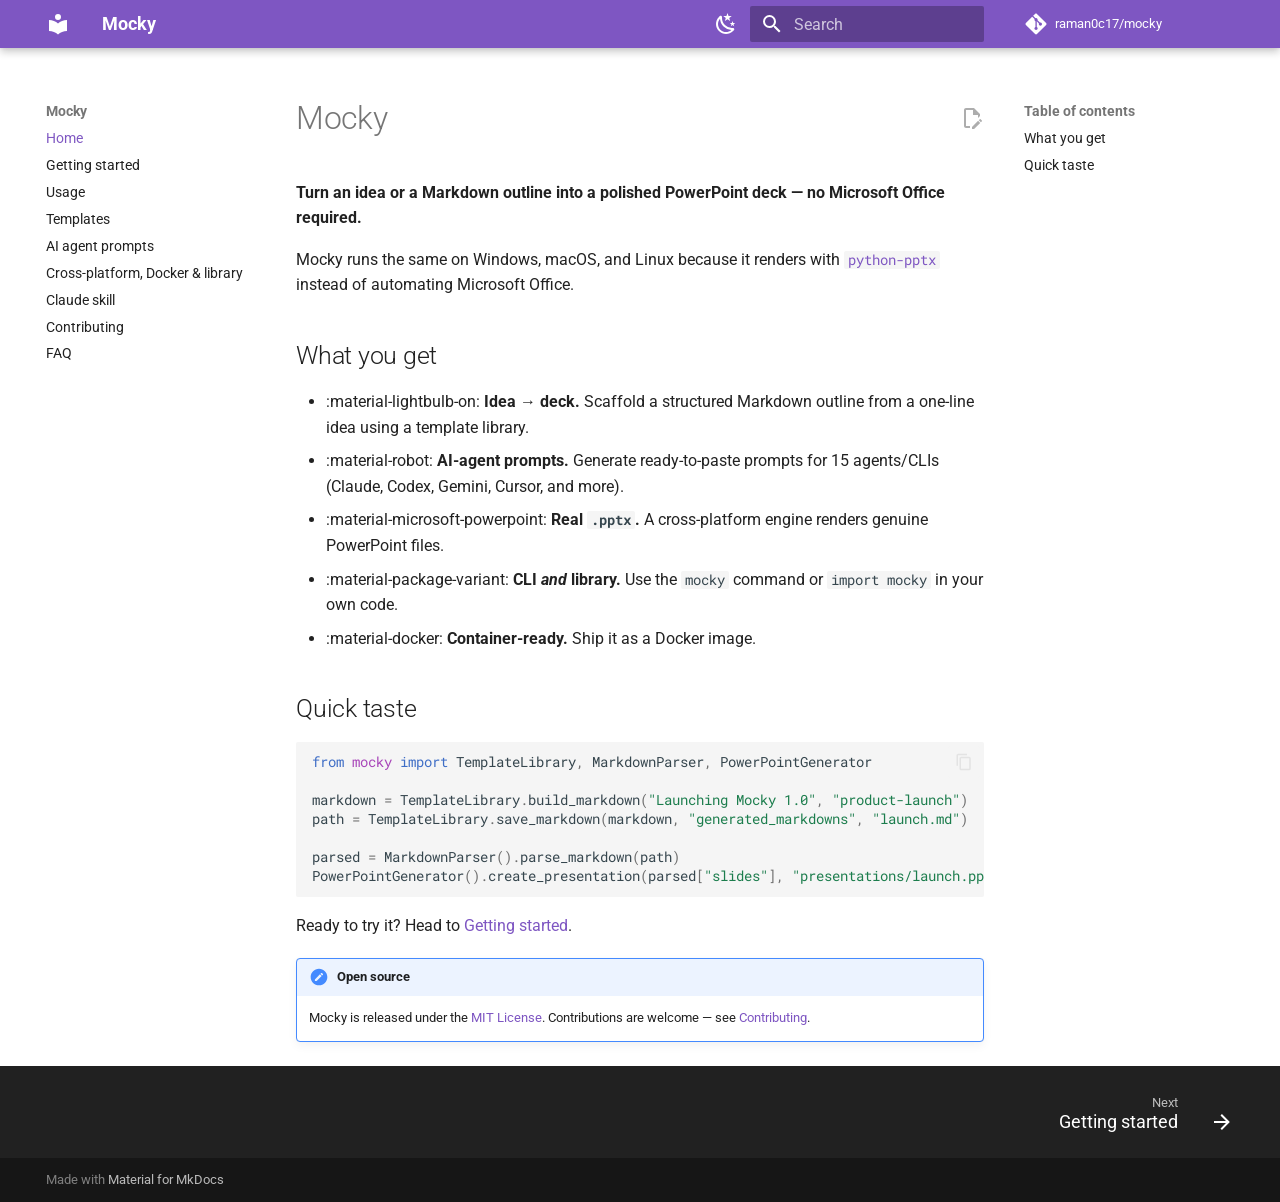
<file: index.html>
<!doctype html>
<html lang="en" class="no-js">
  <head>
    
      <meta charset="utf-8">
      <meta name="viewport" content="width=device-width,initial-scale=1">
      
        <meta name="description" content="Turn an idea or Markdown into a polished, cross-platform PowerPoint deck.">
      
      
      
        <link rel="canonical" href="https://raman0c17.github.io/mocky/">
      
      
      
        <link rel="next" href="getting-started/">
      
      
        
      
      
      <link rel="icon" href="assets/images/favicon.png">
      <meta name="generator" content="mkdocs-1.6.1, mkdocs-material-9.7.6">
    
    
      
        <title>Mocky</title>
      
    
    
      <link rel="stylesheet" href="assets/stylesheets/main.484c7ddc.min.css">
      
        
        <link rel="stylesheet" href="assets/stylesheets/palette.ab4e12ef.min.css">
      
      


    
    
      
    
    
      
        
        
        <link rel="preconnect" href="https://fonts.gstatic.com" crossorigin>
        <link rel="stylesheet" href="https://fonts.googleapis.com/css?family=Roboto:300,300i,400,400i,700,700i%7CRoboto+Mono:400,400i,700,700i&display=fallback">
        <style>:root{--md-text-font:"Roboto";--md-code-font:"Roboto Mono"}</style>
      
    
    
    <script>__md_scope=new URL(".",location),__md_hash=e=>[...e].reduce(((e,_)=>(e<<5)-e+_.charCodeAt(0)),0),__md_get=(e,_=localStorage,t=__md_scope)=>JSON.parse(_.getItem(t.pathname+"."+e)),__md_set=(e,_,t=localStorage,a=__md_scope)=>{try{t.setItem(a.pathname+"."+e,JSON.stringify(_))}catch(e){}}</script>
    
      

    
    
  </head>
  
  
    
    
      
    
    
    
    
    <body dir="ltr" data-md-color-scheme="default" data-md-color-primary="deep-purple" data-md-color-accent="purple">
  
    
    <input class="md-toggle" data-md-toggle="drawer" type="checkbox" id="__drawer" autocomplete="off">
    <input class="md-toggle" data-md-toggle="search" type="checkbox" id="__search" autocomplete="off">
    <label class="md-overlay" for="__drawer"></label>
    <div data-md-component="skip">
      
        
        <a href="#mocky" class="md-skip">
          Skip to content
        </a>
      
    </div>
    <div data-md-component="announce">
      
    </div>
    
    
      

  

<header class="md-header md-header--shadow" data-md-component="header">
  <nav class="md-header__inner md-grid" aria-label="Header">
    <a href="." title="Mocky" class="md-header__button md-logo" aria-label="Mocky" data-md-component="logo">
      
  
  <svg xmlns="http://www.w3.org/2000/svg" viewBox="0 0 24 24"><path d="M12 8a3 3 0 0 0 3-3 3 3 0 0 0-3-3 3 3 0 0 0-3 3 3 3 0 0 0 3 3m0 3.54C9.64 9.35 6.5 8 3 8v11c3.5 0 6.64 1.35 9 3.54 2.36-2.19 5.5-3.54 9-3.54V8c-3.5 0-6.64 1.35-9 3.54"/></svg>

    </a>
    <label class="md-header__button md-icon" for="__drawer">
      
      <svg xmlns="http://www.w3.org/2000/svg" viewBox="0 0 24 24"><path d="M3 6h18v2H3zm0 5h18v2H3zm0 5h18v2H3z"/></svg>
    </label>
    <div class="md-header__title" data-md-component="header-title">
      <div class="md-header__ellipsis">
        <div class="md-header__topic">
          <span class="md-ellipsis">
            Mocky
          </span>
        </div>
        <div class="md-header__topic" data-md-component="header-topic">
          <span class="md-ellipsis">
            
              Home
            
          </span>
        </div>
      </div>
    </div>
    
      
        <form class="md-header__option" data-md-component="palette">
  
    
    
    
    <input class="md-option" data-md-color-media="(prefers-color-scheme: light)" data-md-color-scheme="default" data-md-color-primary="deep-purple" data-md-color-accent="purple"  aria-label="Switch to dark mode"  type="radio" name="__palette" id="__palette_0">
    
      <label class="md-header__button md-icon" title="Switch to dark mode" for="__palette_1" hidden>
        <svg xmlns="http://www.w3.org/2000/svg" viewBox="0 0 24 24"><path d="m17.75 4.09-2.53 1.94.91 3.06-2.63-1.81-2.63 1.81.91-3.06-2.53-1.94L12.44 4l1.06-3 1.06 3zm3.5 6.91-1.64 1.25.59 1.98-1.7-1.17-1.7 1.17.59-1.98L15.75 11l2.06-.05L18.5 9l.69 1.95zm-2.28 4.95c.83-.08 1.72 1.1 1.19 1.85-.32.45-.66.87-1.08 1.27C15.17 23 8.84 23 4.94 19.07c-3.91-3.9-3.91-10.24 0-14.14.4-.4.82-.76 1.27-1.08.75-.53 1.93.36 1.85 1.19-.27 2.86.69 5.83 2.89 8.02a9.96 9.96 0 0 0 8.02 2.89m-1.64 2.02a12.08 12.08 0 0 1-7.8-3.47c-2.17-2.19-3.33-5-3.49-7.82-2.81 3.14-2.7 7.96.31 10.98 3.02 3.01 7.84 3.12 10.98.31"/></svg>
      </label>
    
  
    
    
    
    <input class="md-option" data-md-color-media="(prefers-color-scheme: dark)" data-md-color-scheme="slate" data-md-color-primary="deep-purple" data-md-color-accent="purple"  aria-label="Switch to light mode"  type="radio" name="__palette" id="__palette_1">
    
      <label class="md-header__button md-icon" title="Switch to light mode" for="__palette_0" hidden>
        <svg xmlns="http://www.w3.org/2000/svg" viewBox="0 0 24 24"><path d="M12 7a5 5 0 0 1 5 5 5 5 0 0 1-5 5 5 5 0 0 1-5-5 5 5 0 0 1 5-5m0 2a3 3 0 0 0-3 3 3 3 0 0 0 3 3 3 3 0 0 0 3-3 3 3 0 0 0-3-3m0-7 2.39 3.42C13.65 5.15 12.84 5 12 5s-1.65.15-2.39.42zM3.34 7l4.16-.35A7.2 7.2 0 0 0 5.94 8.5c-.44.74-.69 1.5-.83 2.29zm.02 10 1.76-3.77a7.131 7.131 0 0 0 2.38 4.14zM20.65 7l-1.77 3.79a7.02 7.02 0 0 0-2.38-4.15zm-.01 10-4.14.36c.59-.51 1.12-1.14 1.54-1.86.42-.73.69-1.5.83-2.29zM12 22l-2.41-3.44c.74.27 1.55.44 2.41.44.82 0 1.63-.17 2.37-.44z"/></svg>
      </label>
    
  
</form>
      
    
    
      <script>var palette=__md_get("__palette");if(palette&&palette.color){if("(prefers-color-scheme)"===palette.color.media){var media=matchMedia("(prefers-color-scheme: light)"),input=document.querySelector(media.matches?"[data-md-color-media='(prefers-color-scheme: light)']":"[data-md-color-media='(prefers-color-scheme: dark)']");palette.color.media=input.getAttribute("data-md-color-media"),palette.color.scheme=input.getAttribute("data-md-color-scheme"),palette.color.primary=input.getAttribute("data-md-color-primary"),palette.color.accent=input.getAttribute("data-md-color-accent")}for(var[key,value]of Object.entries(palette.color))document.body.setAttribute("data-md-color-"+key,value)}</script>
    
    
    
      
      
        <label class="md-header__button md-icon" for="__search">
          
          <svg xmlns="http://www.w3.org/2000/svg" viewBox="0 0 24 24"><path d="M9.5 3A6.5 6.5 0 0 1 16 9.5c0 1.61-.59 3.09-1.56 4.23l.27.27h.79l5 5-1.5 1.5-5-5v-.79l-.27-.27A6.52 6.52 0 0 1 9.5 16 6.5 6.5 0 0 1 3 9.5 6.5 6.5 0 0 1 9.5 3m0 2C7 5 5 7 5 9.5S7 14 9.5 14 14 12 14 9.5 12 5 9.5 5"/></svg>
        </label>
        <div class="md-search" data-md-component="search" role="dialog">
  <label class="md-search__overlay" for="__search"></label>
  <div class="md-search__inner" role="search">
    <form class="md-search__form" name="search">
      <input type="text" class="md-search__input" name="query" aria-label="Search" placeholder="Search" autocapitalize="off" autocorrect="off" autocomplete="off" spellcheck="false" data-md-component="search-query" required>
      <label class="md-search__icon md-icon" for="__search">
        
        <svg xmlns="http://www.w3.org/2000/svg" viewBox="0 0 24 24"><path d="M9.5 3A6.5 6.5 0 0 1 16 9.5c0 1.61-.59 3.09-1.56 4.23l.27.27h.79l5 5-1.5 1.5-5-5v-.79l-.27-.27A6.52 6.52 0 0 1 9.5 16 6.5 6.5 0 0 1 3 9.5 6.5 6.5 0 0 1 9.5 3m0 2C7 5 5 7 5 9.5S7 14 9.5 14 14 12 14 9.5 12 5 9.5 5"/></svg>
        
        <svg xmlns="http://www.w3.org/2000/svg" viewBox="0 0 24 24"><path d="M20 11v2H8l5.5 5.5-1.42 1.42L4.16 12l7.92-7.92L13.5 5.5 8 11z"/></svg>
      </label>
      <nav class="md-search__options" aria-label="Search">
        
        <button type="reset" class="md-search__icon md-icon" title="Clear" aria-label="Clear" tabindex="-1">
          
          <svg xmlns="http://www.w3.org/2000/svg" viewBox="0 0 24 24"><path d="M19 6.41 17.59 5 12 10.59 6.41 5 5 6.41 10.59 12 5 17.59 6.41 19 12 13.41 17.59 19 19 17.59 13.41 12z"/></svg>
        </button>
      </nav>
      
        <div class="md-search__suggest" data-md-component="search-suggest"></div>
      
    </form>
    <div class="md-search__output">
      <div class="md-search__scrollwrap" tabindex="0" data-md-scrollfix>
        <div class="md-search-result" data-md-component="search-result">
          <div class="md-search-result__meta">
            Initializing search
          </div>
          <ol class="md-search-result__list" role="presentation"></ol>
        </div>
      </div>
    </div>
  </div>
</div>
      
    
    
      <div class="md-header__source">
        <a href="https://github.com/raman0c17/mocky" title="Go to repository" class="md-source" data-md-component="source">
  <div class="md-source__icon md-icon">
    
    <svg xmlns="http://www.w3.org/2000/svg" viewBox="0 0 448 512"><!--! Font Awesome Free 7.1.0 by @fontawesome - https://fontawesome.com License - https://fontawesome.com/license/free (Icons: CC BY 4.0, Fonts: SIL OFL 1.1, Code: MIT License) Copyright 2025 Fonticons, Inc.--><path d="M439.6 236.1 244 40.5c-5.4-5.5-12.8-8.5-20.4-8.5s-15 3-20.4 8.4L162.5 81l51.5 51.5c27.1-9.1 52.7 16.8 43.4 43.7l49.7 49.7c34.2-11.8 61.2 31 35.5 56.7-26.5 26.5-70.2-2.9-56-37.3L240.3 199v121.9c25.3 12.5 22.3 41.8 9.1 55-6.4 6.4-15.2 10.1-24.3 10.1s-17.8-3.6-24.3-10.1c-17.6-17.6-11.1-46.9 11.2-56v-123c-20.8-8.5-24.6-30.7-18.6-45L142.6 101 8.5 235.1C3 240.6 0 247.9 0 255.5s3 15 8.5 20.4l195.6 195.7c5.4 5.4 12.7 8.4 20.4 8.4s15-3 20.4-8.4l194.7-194.7c5.4-5.4 8.4-12.8 8.4-20.4s-3-15-8.4-20.4"/></svg>
  </div>
  <div class="md-source__repository">
    raman0c17/mocky
  </div>
</a>
      </div>
    
  </nav>
  
</header>
    
    <div class="md-container" data-md-component="container">
      
      
        
          
        
      
      <main class="md-main" data-md-component="main">
        <div class="md-main__inner md-grid">
          
            
              
              <div class="md-sidebar md-sidebar--primary" data-md-component="sidebar" data-md-type="navigation" >
                <div class="md-sidebar__scrollwrap">
                  <div class="md-sidebar__inner">
                    



<nav class="md-nav md-nav--primary" aria-label="Navigation" data-md-level="0">
  <label class="md-nav__title" for="__drawer">
    <a href="." title="Mocky" class="md-nav__button md-logo" aria-label="Mocky" data-md-component="logo">
      
  
  <svg xmlns="http://www.w3.org/2000/svg" viewBox="0 0 24 24"><path d="M12 8a3 3 0 0 0 3-3 3 3 0 0 0-3-3 3 3 0 0 0-3 3 3 3 0 0 0 3 3m0 3.54C9.64 9.35 6.5 8 3 8v11c3.5 0 6.64 1.35 9 3.54 2.36-2.19 5.5-3.54 9-3.54V8c-3.5 0-6.64 1.35-9 3.54"/></svg>

    </a>
    Mocky
  </label>
  
    <div class="md-nav__source">
      <a href="https://github.com/raman0c17/mocky" title="Go to repository" class="md-source" data-md-component="source">
  <div class="md-source__icon md-icon">
    
    <svg xmlns="http://www.w3.org/2000/svg" viewBox="0 0 448 512"><!--! Font Awesome Free 7.1.0 by @fontawesome - https://fontawesome.com License - https://fontawesome.com/license/free (Icons: CC BY 4.0, Fonts: SIL OFL 1.1, Code: MIT License) Copyright 2025 Fonticons, Inc.--><path d="M439.6 236.1 244 40.5c-5.4-5.5-12.8-8.5-20.4-8.5s-15 3-20.4 8.4L162.5 81l51.5 51.5c27.1-9.1 52.7 16.8 43.4 43.7l49.7 49.7c34.2-11.8 61.2 31 35.5 56.7-26.5 26.5-70.2-2.9-56-37.3L240.3 199v121.9c25.3 12.5 22.3 41.8 9.1 55-6.4 6.4-15.2 10.1-24.3 10.1s-17.8-3.6-24.3-10.1c-17.6-17.6-11.1-46.9 11.2-56v-123c-20.8-8.5-24.6-30.7-18.6-45L142.6 101 8.5 235.1C3 240.6 0 247.9 0 255.5s3 15 8.5 20.4l195.6 195.7c5.4 5.4 12.7 8.4 20.4 8.4s15-3 20.4-8.4l194.7-194.7c5.4-5.4 8.4-12.8 8.4-20.4s-3-15-8.4-20.4"/></svg>
  </div>
  <div class="md-source__repository">
    raman0c17/mocky
  </div>
</a>
    </div>
  
  <ul class="md-nav__list" data-md-scrollfix>
    
      
      
  
  
    
  
  
  
    <li class="md-nav__item md-nav__item--active">
      
      <input class="md-nav__toggle md-toggle" type="checkbox" id="__toc">
      
      
        
      
      
        <label class="md-nav__link md-nav__link--active" for="__toc">
          
  
  
  <span class="md-ellipsis">
    
  
    Home
  

    
  </span>
  
  

          <span class="md-nav__icon md-icon"></span>
        </label>
      
      <a href="." class="md-nav__link md-nav__link--active">
        
  
  
  <span class="md-ellipsis">
    
  
    Home
  

    
  </span>
  
  

      </a>
      
        

<nav class="md-nav md-nav--secondary" aria-label="Table of contents">
  
  
  
    
  
  
    <label class="md-nav__title" for="__toc">
      <span class="md-nav__icon md-icon"></span>
      Table of contents
    </label>
    <ul class="md-nav__list" data-md-component="toc" data-md-scrollfix>
      
        <li class="md-nav__item">
  <a href="#what-you-get" class="md-nav__link">
    <span class="md-ellipsis">
      
        What you get
      
    </span>
  </a>
  
</li>
      
        <li class="md-nav__item">
  <a href="#quick-taste" class="md-nav__link">
    <span class="md-ellipsis">
      
        Quick taste
      
    </span>
  </a>
  
</li>
      
    </ul>
  
</nav>
      
    </li>
  

    
      
      
  
  
  
  
    <li class="md-nav__item">
      <a href="getting-started/" class="md-nav__link">
        
  
  
  <span class="md-ellipsis">
    
  
    Getting started
  

    
  </span>
  
  

      </a>
    </li>
  

    
      
      
  
  
  
  
    <li class="md-nav__item">
      <a href="usage/" class="md-nav__link">
        
  
  
  <span class="md-ellipsis">
    
  
    Usage
  

    
  </span>
  
  

      </a>
    </li>
  

    
      
      
  
  
  
  
    <li class="md-nav__item">
      <a href="templates/" class="md-nav__link">
        
  
  
  <span class="md-ellipsis">
    
  
    Templates
  

    
  </span>
  
  

      </a>
    </li>
  

    
      
      
  
  
  
  
    <li class="md-nav__item">
      <a href="agents/" class="md-nav__link">
        
  
  
  <span class="md-ellipsis">
    
  
    AI agent prompts
  

    
  </span>
  
  

      </a>
    </li>
  

    
      
      
  
  
  
  
    <li class="md-nav__item">
      <a href="cross-platform/" class="md-nav__link">
        
  
  
  <span class="md-ellipsis">
    
  
    Cross-platform, Docker & library
  

    
  </span>
  
  

      </a>
    </li>
  

    
      
      
  
  
  
  
    <li class="md-nav__item">
      <a href="skill/" class="md-nav__link">
        
  
  
  <span class="md-ellipsis">
    
  
    Claude skill
  

    
  </span>
  
  

      </a>
    </li>
  

    
      
      
  
  
  
  
    <li class="md-nav__item">
      <a href="contributing/" class="md-nav__link">
        
  
  
  <span class="md-ellipsis">
    
  
    Contributing
  

    
  </span>
  
  

      </a>
    </li>
  

    
      
      
  
  
  
  
    <li class="md-nav__item">
      <a href="faq/" class="md-nav__link">
        
  
  
  <span class="md-ellipsis">
    
  
    FAQ
  

    
  </span>
  
  

      </a>
    </li>
  

    
  </ul>
</nav>
                  </div>
                </div>
              </div>
            
            
              
              <div class="md-sidebar md-sidebar--secondary" data-md-component="sidebar" data-md-type="toc" >
                <div class="md-sidebar__scrollwrap">
                  <div class="md-sidebar__inner">
                    

<nav class="md-nav md-nav--secondary" aria-label="Table of contents">
  
  
  
    
  
  
    <label class="md-nav__title" for="__toc">
      <span class="md-nav__icon md-icon"></span>
      Table of contents
    </label>
    <ul class="md-nav__list" data-md-component="toc" data-md-scrollfix>
      
        <li class="md-nav__item">
  <a href="#what-you-get" class="md-nav__link">
    <span class="md-ellipsis">
      
        What you get
      
    </span>
  </a>
  
</li>
      
        <li class="md-nav__item">
  <a href="#quick-taste" class="md-nav__link">
    <span class="md-ellipsis">
      
        Quick taste
      
    </span>
  </a>
  
</li>
      
    </ul>
  
</nav>
                  </div>
                </div>
              </div>
            
          
          
            <div class="md-content" data-md-component="content">
              
              <article class="md-content__inner md-typeset">
                
                  


  
    <a href="https://github.com/raman0c17/mocky/edit/master/docs/index.md" title="Edit this page" class="md-content__button md-icon" rel="edit">
      
      <svg xmlns="http://www.w3.org/2000/svg" viewBox="0 0 24 24"><path d="M10 20H6V4h7v5h5v3.1l2-2V8l-6-6H6c-1.1 0-2 .9-2 2v16c0 1.1.9 2 2 2h4zm10.2-7c.1 0 .3.1.4.2l1.3 1.3c.2.2.2.6 0 .8l-1 1-2.1-2.1 1-1c.1-.1.2-.2.4-.2m0 3.9L14.1 23H12v-2.1l6.1-6.1z"/></svg>
    </a>
  
  


<h1 id="mocky">Mocky<a class="headerlink" href="#mocky" title="Permanent link">&para;</a></h1>
<p><strong>Turn an idea or a Markdown outline into a polished PowerPoint deck — no Microsoft Office required.</strong></p>
<p>Mocky runs the same on Windows, macOS, and Linux because it renders with
<a href="https://python-pptx.readthedocs.io/"><code>python-pptx</code></a> instead of automating
Microsoft Office.</p>
<h2 id="what-you-get">What you get<a class="headerlink" href="#what-you-get" title="Permanent link">&para;</a></h2>
<ul>
<li>:material-lightbulb-on: <strong>Idea → deck.</strong> Scaffold a structured Markdown outline from a one-line idea using a template library.</li>
<li>:material-robot: <strong>AI-agent prompts.</strong> Generate ready-to-paste prompts for 15 agents/CLIs (Claude, Codex, Gemini, Cursor, and more).</li>
<li>:material-microsoft-powerpoint: <strong>Real <code>.pptx</code>.</strong> A cross-platform engine renders genuine PowerPoint files.</li>
<li>:material-package-variant: <strong>CLI <em>and</em> library.</strong> Use the <code>mocky</code> command or <code>import mocky</code> in your own code.</li>
<li>:material-docker: <strong>Container-ready.</strong> Ship it as a Docker image.</li>
</ul>
<h2 id="quick-taste">Quick taste<a class="headerlink" href="#quick-taste" title="Permanent link">&para;</a></h2>
<div class="highlight"><pre><span></span><code><a id="__codelineno-0-1" name="__codelineno-0-1" href="#__codelineno-0-1"></a><span class="kn">from</span><span class="w"> </span><span class="nn">mocky</span><span class="w"> </span><span class="kn">import</span> <span class="n">TemplateLibrary</span><span class="p">,</span> <span class="n">MarkdownParser</span><span class="p">,</span> <span class="n">PowerPointGenerator</span>
<a id="__codelineno-0-2" name="__codelineno-0-2" href="#__codelineno-0-2"></a>
<a id="__codelineno-0-3" name="__codelineno-0-3" href="#__codelineno-0-3"></a><span class="n">markdown</span> <span class="o">=</span> <span class="n">TemplateLibrary</span><span class="o">.</span><span class="n">build_markdown</span><span class="p">(</span><span class="s2">&quot;Launching Mocky 1.0&quot;</span><span class="p">,</span> <span class="s2">&quot;product-launch&quot;</span><span class="p">)</span>
<a id="__codelineno-0-4" name="__codelineno-0-4" href="#__codelineno-0-4"></a><span class="n">path</span> <span class="o">=</span> <span class="n">TemplateLibrary</span><span class="o">.</span><span class="n">save_markdown</span><span class="p">(</span><span class="n">markdown</span><span class="p">,</span> <span class="s2">&quot;generated_markdowns&quot;</span><span class="p">,</span> <span class="s2">&quot;launch.md&quot;</span><span class="p">)</span>
<a id="__codelineno-0-5" name="__codelineno-0-5" href="#__codelineno-0-5"></a>
<a id="__codelineno-0-6" name="__codelineno-0-6" href="#__codelineno-0-6"></a><span class="n">parsed</span> <span class="o">=</span> <span class="n">MarkdownParser</span><span class="p">()</span><span class="o">.</span><span class="n">parse_markdown</span><span class="p">(</span><span class="n">path</span><span class="p">)</span>
<a id="__codelineno-0-7" name="__codelineno-0-7" href="#__codelineno-0-7"></a><span class="n">PowerPointGenerator</span><span class="p">()</span><span class="o">.</span><span class="n">create_presentation</span><span class="p">(</span><span class="n">parsed</span><span class="p">[</span><span class="s2">&quot;slides&quot;</span><span class="p">],</span> <span class="s2">&quot;presentations/launch.pptx&quot;</span><span class="p">)</span>
</code></pre></div>
<p>Ready to try it? Head to <a href="getting-started/">Getting started</a>.</p>
<div class="admonition note">
<p class="admonition-title">Open source</p>
<p>Mocky is released under the <a href="https://github.com/raman0c17/mocky/blob/master/LICENSE">MIT License</a>. Contributions are welcome — see <a href="contributing/">Contributing</a>.</p>
</div>












                
              </article>
            </div>
          
          
<script>var target=document.getElementById(location.hash.slice(1));target&&target.name&&(target.checked=target.name.startsWith("__tabbed_"))</script>
        </div>
        
          <button type="button" class="md-top md-icon" data-md-component="top" hidden>
  
  <svg xmlns="http://www.w3.org/2000/svg" viewBox="0 0 24 24"><path d="M13 20h-2V8l-5.5 5.5-1.42-1.42L12 4.16l7.92 7.92-1.42 1.42L13 8z"/></svg>
  Back to top
</button>
        
      </main>
      
        <footer class="md-footer">
  
    
      
      <nav class="md-footer__inner md-grid" aria-label="Footer" >
        
        
          
          <a href="getting-started/" class="md-footer__link md-footer__link--next" aria-label="Next: Getting started">
            <div class="md-footer__title">
              <span class="md-footer__direction">
                Next
              </span>
              <div class="md-ellipsis">
                Getting started
              </div>
            </div>
            <div class="md-footer__button md-icon">
              
              <svg xmlns="http://www.w3.org/2000/svg" viewBox="0 0 24 24"><path d="M4 11v2h12l-5.5 5.5 1.42 1.42L19.84 12l-7.92-7.92L10.5 5.5 16 11z"/></svg>
            </div>
          </a>
        
      </nav>
    
  
  <div class="md-footer-meta md-typeset">
    <div class="md-footer-meta__inner md-grid">
      <div class="md-copyright">
  
  
    Made with
    <a href="https://squidfunk.github.io/mkdocs-material/" target="_blank" rel="noopener">
      Material for MkDocs
    </a>
  
</div>
      
    </div>
  </div>
</footer>
      
    </div>
    <div class="md-dialog" data-md-component="dialog">
      <div class="md-dialog__inner md-typeset"></div>
    </div>
    
    
    
      
      
      <script id="__config" type="application/json">{"annotate": null, "base": ".", "features": ["navigation.sections", "navigation.top", "navigation.footer", "content.code.copy", "content.action.edit", "search.suggest", "search.highlight"], "search": "assets/javascripts/workers/search.2c215733.min.js", "tags": null, "translations": {"clipboard.copied": "Copied to clipboard", "clipboard.copy": "Copy to clipboard", "search.result.more.one": "1 more on this page", "search.result.more.other": "# more on this page", "search.result.none": "No matching documents", "search.result.one": "1 matching document", "search.result.other": "# matching documents", "search.result.placeholder": "Type to start searching", "search.result.term.missing": "Missing", "select.version": "Select version"}, "version": null}</script>
    
    
      <script src="assets/javascripts/bundle.79ae519e.min.js"></script>
      
    
  </body>
</html>
</file>
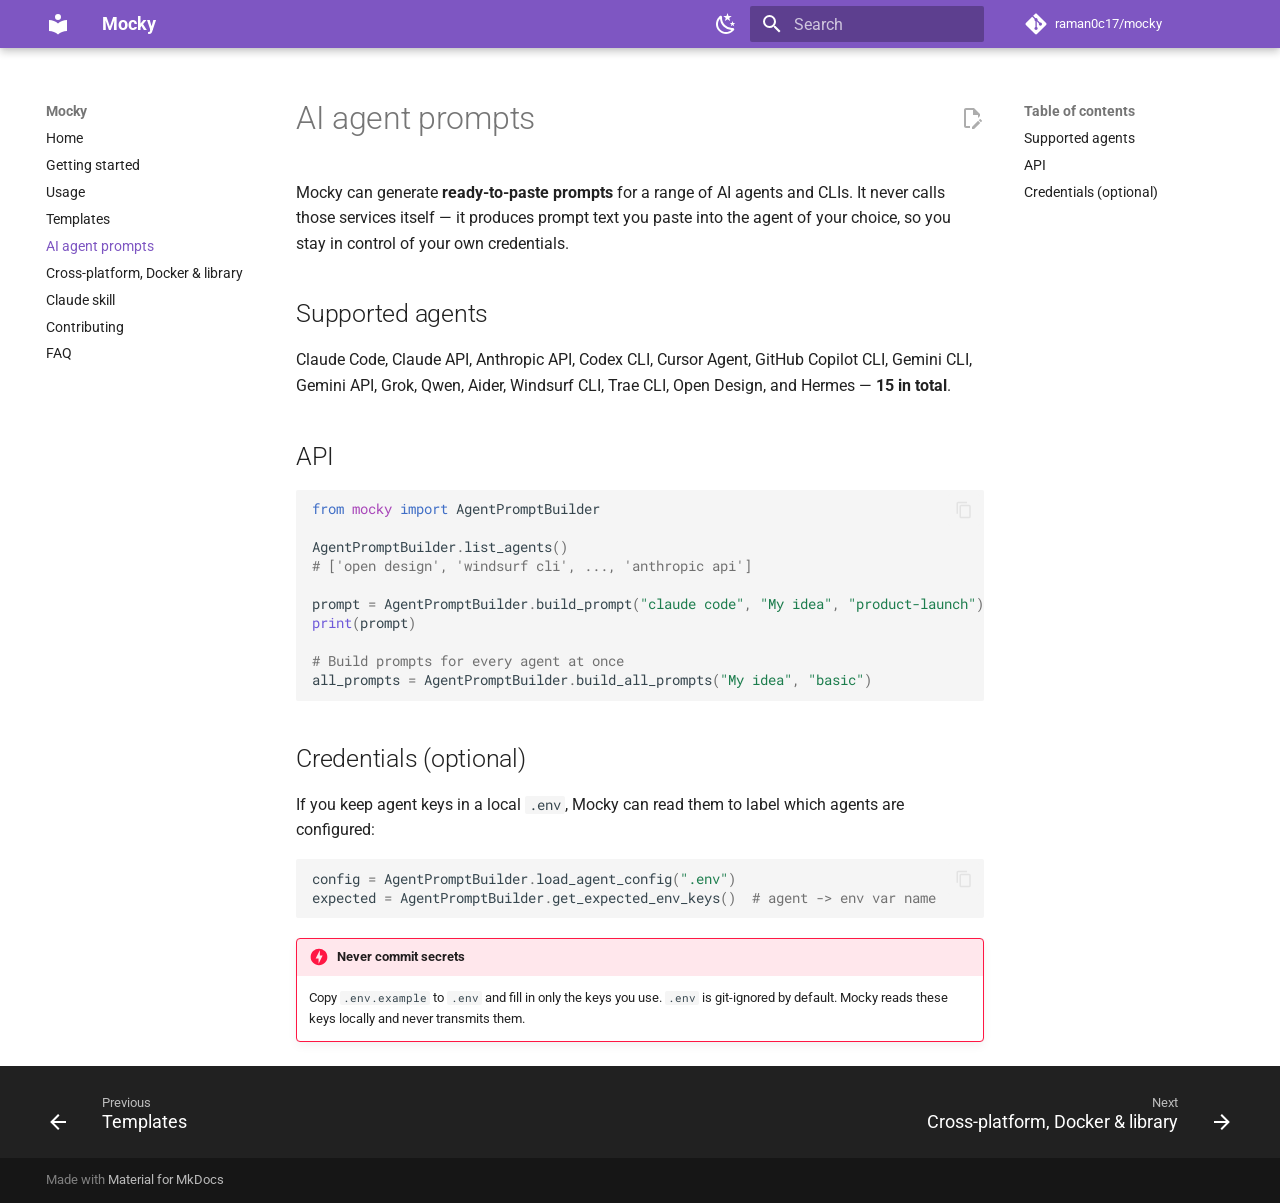
<file: agents/index.html>
<!doctype html>
<html lang="en" class="no-js">
  <head>
    
      <meta charset="utf-8">
      <meta name="viewport" content="width=device-width,initial-scale=1">
      
        <meta name="description" content="Turn an idea or Markdown into a polished, cross-platform PowerPoint deck.">
      
      
      
        <link rel="canonical" href="https://raman0c17.github.io/mocky/agents/">
      
      
        <link rel="prev" href="../templates/">
      
      
        <link rel="next" href="../cross-platform/">
      
      
        
      
      
      <link rel="icon" href="../assets/images/favicon.png">
      <meta name="generator" content="mkdocs-1.6.1, mkdocs-material-9.7.6">
    
    
      
        <title>AI agent prompts - Mocky</title>
      
    
    
      <link rel="stylesheet" href="../assets/stylesheets/main.484c7ddc.min.css">
      
        
        <link rel="stylesheet" href="../assets/stylesheets/palette.ab4e12ef.min.css">
      
      


    
    
      
    
    
      
        
        
        <link rel="preconnect" href="https://fonts.gstatic.com" crossorigin>
        <link rel="stylesheet" href="https://fonts.googleapis.com/css?family=Roboto:300,300i,400,400i,700,700i%7CRoboto+Mono:400,400i,700,700i&display=fallback">
        <style>:root{--md-text-font:"Roboto";--md-code-font:"Roboto Mono"}</style>
      
    
    
    <script>__md_scope=new URL("..",location),__md_hash=e=>[...e].reduce(((e,_)=>(e<<5)-e+_.charCodeAt(0)),0),__md_get=(e,_=localStorage,t=__md_scope)=>JSON.parse(_.getItem(t.pathname+"."+e)),__md_set=(e,_,t=localStorage,a=__md_scope)=>{try{t.setItem(a.pathname+"."+e,JSON.stringify(_))}catch(e){}}</script>
    
      

    
    
  </head>
  
  
    
    
      
    
    
    
    
    <body dir="ltr" data-md-color-scheme="default" data-md-color-primary="deep-purple" data-md-color-accent="purple">
  
    
    <input class="md-toggle" data-md-toggle="drawer" type="checkbox" id="__drawer" autocomplete="off">
    <input class="md-toggle" data-md-toggle="search" type="checkbox" id="__search" autocomplete="off">
    <label class="md-overlay" for="__drawer"></label>
    <div data-md-component="skip">
      
        
        <a href="#ai-agent-prompts" class="md-skip">
          Skip to content
        </a>
      
    </div>
    <div data-md-component="announce">
      
    </div>
    
    
      

  

<header class="md-header md-header--shadow" data-md-component="header">
  <nav class="md-header__inner md-grid" aria-label="Header">
    <a href=".." title="Mocky" class="md-header__button md-logo" aria-label="Mocky" data-md-component="logo">
      
  
  <svg xmlns="http://www.w3.org/2000/svg" viewBox="0 0 24 24"><path d="M12 8a3 3 0 0 0 3-3 3 3 0 0 0-3-3 3 3 0 0 0-3 3 3 3 0 0 0 3 3m0 3.54C9.64 9.35 6.5 8 3 8v11c3.5 0 6.64 1.35 9 3.54 2.36-2.19 5.5-3.54 9-3.54V8c-3.5 0-6.64 1.35-9 3.54"/></svg>

    </a>
    <label class="md-header__button md-icon" for="__drawer">
      
      <svg xmlns="http://www.w3.org/2000/svg" viewBox="0 0 24 24"><path d="M3 6h18v2H3zm0 5h18v2H3zm0 5h18v2H3z"/></svg>
    </label>
    <div class="md-header__title" data-md-component="header-title">
      <div class="md-header__ellipsis">
        <div class="md-header__topic">
          <span class="md-ellipsis">
            Mocky
          </span>
        </div>
        <div class="md-header__topic" data-md-component="header-topic">
          <span class="md-ellipsis">
            
              AI agent prompts
            
          </span>
        </div>
      </div>
    </div>
    
      
        <form class="md-header__option" data-md-component="palette">
  
    
    
    
    <input class="md-option" data-md-color-media="(prefers-color-scheme: light)" data-md-color-scheme="default" data-md-color-primary="deep-purple" data-md-color-accent="purple"  aria-label="Switch to dark mode"  type="radio" name="__palette" id="__palette_0">
    
      <label class="md-header__button md-icon" title="Switch to dark mode" for="__palette_1" hidden>
        <svg xmlns="http://www.w3.org/2000/svg" viewBox="0 0 24 24"><path d="m17.75 4.09-2.53 1.94.91 3.06-2.63-1.81-2.63 1.81.91-3.06-2.53-1.94L12.44 4l1.06-3 1.06 3zm3.5 6.91-1.64 1.25.59 1.98-1.7-1.17-1.7 1.17.59-1.98L15.75 11l2.06-.05L18.5 9l.69 1.95zm-2.28 4.95c.83-.08 1.72 1.1 1.19 1.85-.32.45-.66.87-1.08 1.27C15.17 23 8.84 23 4.94 19.07c-3.91-3.9-3.91-10.24 0-14.14.4-.4.82-.76 1.27-1.08.75-.53 1.93.36 1.85 1.19-.27 2.86.69 5.83 2.89 8.02a9.96 9.96 0 0 0 8.02 2.89m-1.64 2.02a12.08 12.08 0 0 1-7.8-3.47c-2.17-2.19-3.33-5-3.49-7.82-2.81 3.14-2.7 7.96.31 10.98 3.02 3.01 7.84 3.12 10.98.31"/></svg>
      </label>
    
  
    
    
    
    <input class="md-option" data-md-color-media="(prefers-color-scheme: dark)" data-md-color-scheme="slate" data-md-color-primary="deep-purple" data-md-color-accent="purple"  aria-label="Switch to light mode"  type="radio" name="__palette" id="__palette_1">
    
      <label class="md-header__button md-icon" title="Switch to light mode" for="__palette_0" hidden>
        <svg xmlns="http://www.w3.org/2000/svg" viewBox="0 0 24 24"><path d="M12 7a5 5 0 0 1 5 5 5 5 0 0 1-5 5 5 5 0 0 1-5-5 5 5 0 0 1 5-5m0 2a3 3 0 0 0-3 3 3 3 0 0 0 3 3 3 3 0 0 0 3-3 3 3 0 0 0-3-3m0-7 2.39 3.42C13.65 5.15 12.84 5 12 5s-1.65.15-2.39.42zM3.34 7l4.16-.35A7.2 7.2 0 0 0 5.94 8.5c-.44.74-.69 1.5-.83 2.29zm.02 10 1.76-3.77a7.131 7.131 0 0 0 2.38 4.14zM20.65 7l-1.77 3.79a7.02 7.02 0 0 0-2.38-4.15zm-.01 10-4.14.36c.59-.51 1.12-1.14 1.54-1.86.42-.73.69-1.5.83-2.29zM12 22l-2.41-3.44c.74.27 1.55.44 2.41.44.82 0 1.63-.17 2.37-.44z"/></svg>
      </label>
    
  
</form>
      
    
    
      <script>var palette=__md_get("__palette");if(palette&&palette.color){if("(prefers-color-scheme)"===palette.color.media){var media=matchMedia("(prefers-color-scheme: light)"),input=document.querySelector(media.matches?"[data-md-color-media='(prefers-color-scheme: light)']":"[data-md-color-media='(prefers-color-scheme: dark)']");palette.color.media=input.getAttribute("data-md-color-media"),palette.color.scheme=input.getAttribute("data-md-color-scheme"),palette.color.primary=input.getAttribute("data-md-color-primary"),palette.color.accent=input.getAttribute("data-md-color-accent")}for(var[key,value]of Object.entries(palette.color))document.body.setAttribute("data-md-color-"+key,value)}</script>
    
    
    
      
      
        <label class="md-header__button md-icon" for="__search">
          
          <svg xmlns="http://www.w3.org/2000/svg" viewBox="0 0 24 24"><path d="M9.5 3A6.5 6.5 0 0 1 16 9.5c0 1.61-.59 3.09-1.56 4.23l.27.27h.79l5 5-1.5 1.5-5-5v-.79l-.27-.27A6.52 6.52 0 0 1 9.5 16 6.5 6.5 0 0 1 3 9.5 6.5 6.5 0 0 1 9.5 3m0 2C7 5 5 7 5 9.5S7 14 9.5 14 14 12 14 9.5 12 5 9.5 5"/></svg>
        </label>
        <div class="md-search" data-md-component="search" role="dialog">
  <label class="md-search__overlay" for="__search"></label>
  <div class="md-search__inner" role="search">
    <form class="md-search__form" name="search">
      <input type="text" class="md-search__input" name="query" aria-label="Search" placeholder="Search" autocapitalize="off" autocorrect="off" autocomplete="off" spellcheck="false" data-md-component="search-query" required>
      <label class="md-search__icon md-icon" for="__search">
        
        <svg xmlns="http://www.w3.org/2000/svg" viewBox="0 0 24 24"><path d="M9.5 3A6.5 6.5 0 0 1 16 9.5c0 1.61-.59 3.09-1.56 4.23l.27.27h.79l5 5-1.5 1.5-5-5v-.79l-.27-.27A6.52 6.52 0 0 1 9.5 16 6.5 6.5 0 0 1 3 9.5 6.5 6.5 0 0 1 9.5 3m0 2C7 5 5 7 5 9.5S7 14 9.5 14 14 12 14 9.5 12 5 9.5 5"/></svg>
        
        <svg xmlns="http://www.w3.org/2000/svg" viewBox="0 0 24 24"><path d="M20 11v2H8l5.5 5.5-1.42 1.42L4.16 12l7.92-7.92L13.5 5.5 8 11z"/></svg>
      </label>
      <nav class="md-search__options" aria-label="Search">
        
        <button type="reset" class="md-search__icon md-icon" title="Clear" aria-label="Clear" tabindex="-1">
          
          <svg xmlns="http://www.w3.org/2000/svg" viewBox="0 0 24 24"><path d="M19 6.41 17.59 5 12 10.59 6.41 5 5 6.41 10.59 12 5 17.59 6.41 19 12 13.41 17.59 19 19 17.59 13.41 12z"/></svg>
        </button>
      </nav>
      
        <div class="md-search__suggest" data-md-component="search-suggest"></div>
      
    </form>
    <div class="md-search__output">
      <div class="md-search__scrollwrap" tabindex="0" data-md-scrollfix>
        <div class="md-search-result" data-md-component="search-result">
          <div class="md-search-result__meta">
            Initializing search
          </div>
          <ol class="md-search-result__list" role="presentation"></ol>
        </div>
      </div>
    </div>
  </div>
</div>
      
    
    
      <div class="md-header__source">
        <a href="https://github.com/raman0c17/mocky" title="Go to repository" class="md-source" data-md-component="source">
  <div class="md-source__icon md-icon">
    
    <svg xmlns="http://www.w3.org/2000/svg" viewBox="0 0 448 512"><!--! Font Awesome Free 7.1.0 by @fontawesome - https://fontawesome.com License - https://fontawesome.com/license/free (Icons: CC BY 4.0, Fonts: SIL OFL 1.1, Code: MIT License) Copyright 2025 Fonticons, Inc.--><path d="M439.6 236.1 244 40.5c-5.4-5.5-12.8-8.5-20.4-8.5s-15 3-20.4 8.4L162.5 81l51.5 51.5c27.1-9.1 52.7 16.8 43.4 43.7l49.7 49.7c34.2-11.8 61.2 31 35.5 56.7-26.5 26.5-70.2-2.9-56-37.3L240.3 199v121.9c25.3 12.5 22.3 41.8 9.1 55-6.4 6.4-15.2 10.1-24.3 10.1s-17.8-3.6-24.3-10.1c-17.6-17.6-11.1-46.9 11.2-56v-123c-20.8-8.5-24.6-30.7-18.6-45L142.6 101 8.5 235.1C3 240.6 0 247.9 0 255.5s3 15 8.5 20.4l195.6 195.7c5.4 5.4 12.7 8.4 20.4 8.4s15-3 20.4-8.4l194.7-194.7c5.4-5.4 8.4-12.8 8.4-20.4s-3-15-8.4-20.4"/></svg>
  </div>
  <div class="md-source__repository">
    raman0c17/mocky
  </div>
</a>
      </div>
    
  </nav>
  
</header>
    
    <div class="md-container" data-md-component="container">
      
      
        
          
        
      
      <main class="md-main" data-md-component="main">
        <div class="md-main__inner md-grid">
          
            
              
              <div class="md-sidebar md-sidebar--primary" data-md-component="sidebar" data-md-type="navigation" >
                <div class="md-sidebar__scrollwrap">
                  <div class="md-sidebar__inner">
                    



<nav class="md-nav md-nav--primary" aria-label="Navigation" data-md-level="0">
  <label class="md-nav__title" for="__drawer">
    <a href=".." title="Mocky" class="md-nav__button md-logo" aria-label="Mocky" data-md-component="logo">
      
  
  <svg xmlns="http://www.w3.org/2000/svg" viewBox="0 0 24 24"><path d="M12 8a3 3 0 0 0 3-3 3 3 0 0 0-3-3 3 3 0 0 0-3 3 3 3 0 0 0 3 3m0 3.54C9.64 9.35 6.5 8 3 8v11c3.5 0 6.64 1.35 9 3.54 2.36-2.19 5.5-3.54 9-3.54V8c-3.5 0-6.64 1.35-9 3.54"/></svg>

    </a>
    Mocky
  </label>
  
    <div class="md-nav__source">
      <a href="https://github.com/raman0c17/mocky" title="Go to repository" class="md-source" data-md-component="source">
  <div class="md-source__icon md-icon">
    
    <svg xmlns="http://www.w3.org/2000/svg" viewBox="0 0 448 512"><!--! Font Awesome Free 7.1.0 by @fontawesome - https://fontawesome.com License - https://fontawesome.com/license/free (Icons: CC BY 4.0, Fonts: SIL OFL 1.1, Code: MIT License) Copyright 2025 Fonticons, Inc.--><path d="M439.6 236.1 244 40.5c-5.4-5.5-12.8-8.5-20.4-8.5s-15 3-20.4 8.4L162.5 81l51.5 51.5c27.1-9.1 52.7 16.8 43.4 43.7l49.7 49.7c34.2-11.8 61.2 31 35.5 56.7-26.5 26.5-70.2-2.9-56-37.3L240.3 199v121.9c25.3 12.5 22.3 41.8 9.1 55-6.4 6.4-15.2 10.1-24.3 10.1s-17.8-3.6-24.3-10.1c-17.6-17.6-11.1-46.9 11.2-56v-123c-20.8-8.5-24.6-30.7-18.6-45L142.6 101 8.5 235.1C3 240.6 0 247.9 0 255.5s3 15 8.5 20.4l195.6 195.7c5.4 5.4 12.7 8.4 20.4 8.4s15-3 20.4-8.4l194.7-194.7c5.4-5.4 8.4-12.8 8.4-20.4s-3-15-8.4-20.4"/></svg>
  </div>
  <div class="md-source__repository">
    raman0c17/mocky
  </div>
</a>
    </div>
  
  <ul class="md-nav__list" data-md-scrollfix>
    
      
      
  
  
  
  
    <li class="md-nav__item">
      <a href=".." class="md-nav__link">
        
  
  
  <span class="md-ellipsis">
    
  
    Home
  

    
  </span>
  
  

      </a>
    </li>
  

    
      
      
  
  
  
  
    <li class="md-nav__item">
      <a href="../getting-started/" class="md-nav__link">
        
  
  
  <span class="md-ellipsis">
    
  
    Getting started
  

    
  </span>
  
  

      </a>
    </li>
  

    
      
      
  
  
  
  
    <li class="md-nav__item">
      <a href="../usage/" class="md-nav__link">
        
  
  
  <span class="md-ellipsis">
    
  
    Usage
  

    
  </span>
  
  

      </a>
    </li>
  

    
      
      
  
  
  
  
    <li class="md-nav__item">
      <a href="../templates/" class="md-nav__link">
        
  
  
  <span class="md-ellipsis">
    
  
    Templates
  

    
  </span>
  
  

      </a>
    </li>
  

    
      
      
  
  
    
  
  
  
    <li class="md-nav__item md-nav__item--active">
      
      <input class="md-nav__toggle md-toggle" type="checkbox" id="__toc">
      
      
        
      
      
        <label class="md-nav__link md-nav__link--active" for="__toc">
          
  
  
  <span class="md-ellipsis">
    
  
    AI agent prompts
  

    
  </span>
  
  

          <span class="md-nav__icon md-icon"></span>
        </label>
      
      <a href="./" class="md-nav__link md-nav__link--active">
        
  
  
  <span class="md-ellipsis">
    
  
    AI agent prompts
  

    
  </span>
  
  

      </a>
      
        

<nav class="md-nav md-nav--secondary" aria-label="Table of contents">
  
  
  
    
  
  
    <label class="md-nav__title" for="__toc">
      <span class="md-nav__icon md-icon"></span>
      Table of contents
    </label>
    <ul class="md-nav__list" data-md-component="toc" data-md-scrollfix>
      
        <li class="md-nav__item">
  <a href="#supported-agents" class="md-nav__link">
    <span class="md-ellipsis">
      
        Supported agents
      
    </span>
  </a>
  
</li>
      
        <li class="md-nav__item">
  <a href="#api" class="md-nav__link">
    <span class="md-ellipsis">
      
        API
      
    </span>
  </a>
  
</li>
      
        <li class="md-nav__item">
  <a href="#credentials-optional" class="md-nav__link">
    <span class="md-ellipsis">
      
        Credentials (optional)
      
    </span>
  </a>
  
</li>
      
    </ul>
  
</nav>
      
    </li>
  

    
      
      
  
  
  
  
    <li class="md-nav__item">
      <a href="../cross-platform/" class="md-nav__link">
        
  
  
  <span class="md-ellipsis">
    
  
    Cross-platform, Docker & library
  

    
  </span>
  
  

      </a>
    </li>
  

    
      
      
  
  
  
  
    <li class="md-nav__item">
      <a href="../skill/" class="md-nav__link">
        
  
  
  <span class="md-ellipsis">
    
  
    Claude skill
  

    
  </span>
  
  

      </a>
    </li>
  

    
      
      
  
  
  
  
    <li class="md-nav__item">
      <a href="../contributing/" class="md-nav__link">
        
  
  
  <span class="md-ellipsis">
    
  
    Contributing
  

    
  </span>
  
  

      </a>
    </li>
  

    
      
      
  
  
  
  
    <li class="md-nav__item">
      <a href="../faq/" class="md-nav__link">
        
  
  
  <span class="md-ellipsis">
    
  
    FAQ
  

    
  </span>
  
  

      </a>
    </li>
  

    
  </ul>
</nav>
                  </div>
                </div>
              </div>
            
            
              
              <div class="md-sidebar md-sidebar--secondary" data-md-component="sidebar" data-md-type="toc" >
                <div class="md-sidebar__scrollwrap">
                  <div class="md-sidebar__inner">
                    

<nav class="md-nav md-nav--secondary" aria-label="Table of contents">
  
  
  
    
  
  
    <label class="md-nav__title" for="__toc">
      <span class="md-nav__icon md-icon"></span>
      Table of contents
    </label>
    <ul class="md-nav__list" data-md-component="toc" data-md-scrollfix>
      
        <li class="md-nav__item">
  <a href="#supported-agents" class="md-nav__link">
    <span class="md-ellipsis">
      
        Supported agents
      
    </span>
  </a>
  
</li>
      
        <li class="md-nav__item">
  <a href="#api" class="md-nav__link">
    <span class="md-ellipsis">
      
        API
      
    </span>
  </a>
  
</li>
      
        <li class="md-nav__item">
  <a href="#credentials-optional" class="md-nav__link">
    <span class="md-ellipsis">
      
        Credentials (optional)
      
    </span>
  </a>
  
</li>
      
    </ul>
  
</nav>
                  </div>
                </div>
              </div>
            
          
          
            <div class="md-content" data-md-component="content">
              
              <article class="md-content__inner md-typeset">
                
                  


  
    <a href="https://github.com/raman0c17/mocky/edit/master/docs/agents.md" title="Edit this page" class="md-content__button md-icon" rel="edit">
      
      <svg xmlns="http://www.w3.org/2000/svg" viewBox="0 0 24 24"><path d="M10 20H6V4h7v5h5v3.1l2-2V8l-6-6H6c-1.1 0-2 .9-2 2v16c0 1.1.9 2 2 2h4zm10.2-7c.1 0 .3.1.4.2l1.3 1.3c.2.2.2.6 0 .8l-1 1-2.1-2.1 1-1c.1-.1.2-.2.4-.2m0 3.9L14.1 23H12v-2.1l6.1-6.1z"/></svg>
    </a>
  
  


<h1 id="ai-agent-prompts">AI agent prompts<a class="headerlink" href="#ai-agent-prompts" title="Permanent link">&para;</a></h1>
<p>Mocky can generate <strong>ready-to-paste prompts</strong> for a range of AI agents and CLIs.
It never calls those services itself — it produces prompt text you paste into the
agent of your choice, so you stay in control of your own credentials.</p>
<h2 id="supported-agents">Supported agents<a class="headerlink" href="#supported-agents" title="Permanent link">&para;</a></h2>
<p>Claude Code, Claude API, Anthropic API, Codex CLI, Cursor Agent, GitHub Copilot
CLI, Gemini CLI, Gemini API, Grok, Qwen, Aider, Windsurf CLI, Trae CLI, Open
Design, and Hermes — <strong>15 in total</strong>.</p>
<h2 id="api">API<a class="headerlink" href="#api" title="Permanent link">&para;</a></h2>
<div class="highlight"><pre><span></span><code><a id="__codelineno-0-1" name="__codelineno-0-1" href="#__codelineno-0-1"></a><span class="kn">from</span><span class="w"> </span><span class="nn">mocky</span><span class="w"> </span><span class="kn">import</span> <span class="n">AgentPromptBuilder</span>
<a id="__codelineno-0-2" name="__codelineno-0-2" href="#__codelineno-0-2"></a>
<a id="__codelineno-0-3" name="__codelineno-0-3" href="#__codelineno-0-3"></a><span class="n">AgentPromptBuilder</span><span class="o">.</span><span class="n">list_agents</span><span class="p">()</span>
<a id="__codelineno-0-4" name="__codelineno-0-4" href="#__codelineno-0-4"></a><span class="c1"># [&#39;open design&#39;, &#39;windsurf cli&#39;, ..., &#39;anthropic api&#39;]</span>
<a id="__codelineno-0-5" name="__codelineno-0-5" href="#__codelineno-0-5"></a>
<a id="__codelineno-0-6" name="__codelineno-0-6" href="#__codelineno-0-6"></a><span class="n">prompt</span> <span class="o">=</span> <span class="n">AgentPromptBuilder</span><span class="o">.</span><span class="n">build_prompt</span><span class="p">(</span><span class="s2">&quot;claude code&quot;</span><span class="p">,</span> <span class="s2">&quot;My idea&quot;</span><span class="p">,</span> <span class="s2">&quot;product-launch&quot;</span><span class="p">)</span>
<a id="__codelineno-0-7" name="__codelineno-0-7" href="#__codelineno-0-7"></a><span class="nb">print</span><span class="p">(</span><span class="n">prompt</span><span class="p">)</span>
<a id="__codelineno-0-8" name="__codelineno-0-8" href="#__codelineno-0-8"></a>
<a id="__codelineno-0-9" name="__codelineno-0-9" href="#__codelineno-0-9"></a><span class="c1"># Build prompts for every agent at once</span>
<a id="__codelineno-0-10" name="__codelineno-0-10" href="#__codelineno-0-10"></a><span class="n">all_prompts</span> <span class="o">=</span> <span class="n">AgentPromptBuilder</span><span class="o">.</span><span class="n">build_all_prompts</span><span class="p">(</span><span class="s2">&quot;My idea&quot;</span><span class="p">,</span> <span class="s2">&quot;basic&quot;</span><span class="p">)</span>
</code></pre></div>
<h2 id="credentials-optional">Credentials (optional)<a class="headerlink" href="#credentials-optional" title="Permanent link">&para;</a></h2>
<p>If you keep agent keys in a local <code>.env</code>, Mocky can read them to label which
agents are configured:</p>
<div class="highlight"><pre><span></span><code><a id="__codelineno-1-1" name="__codelineno-1-1" href="#__codelineno-1-1"></a><span class="n">config</span> <span class="o">=</span> <span class="n">AgentPromptBuilder</span><span class="o">.</span><span class="n">load_agent_config</span><span class="p">(</span><span class="s2">&quot;.env&quot;</span><span class="p">)</span>
<a id="__codelineno-1-2" name="__codelineno-1-2" href="#__codelineno-1-2"></a><span class="n">expected</span> <span class="o">=</span> <span class="n">AgentPromptBuilder</span><span class="o">.</span><span class="n">get_expected_env_keys</span><span class="p">()</span>  <span class="c1"># agent -&gt; env var name</span>
</code></pre></div>
<div class="admonition danger">
<p class="admonition-title">Never commit secrets</p>
<p>Copy <code>.env.example</code> to <code>.env</code> and fill in only the keys you use. <code>.env</code> is
git-ignored by default. Mocky reads these keys locally and never transmits
them.</p>
</div>












                
              </article>
            </div>
          
          
<script>var target=document.getElementById(location.hash.slice(1));target&&target.name&&(target.checked=target.name.startsWith("__tabbed_"))</script>
        </div>
        
          <button type="button" class="md-top md-icon" data-md-component="top" hidden>
  
  <svg xmlns="http://www.w3.org/2000/svg" viewBox="0 0 24 24"><path d="M13 20h-2V8l-5.5 5.5-1.42-1.42L12 4.16l7.92 7.92-1.42 1.42L13 8z"/></svg>
  Back to top
</button>
        
      </main>
      
        <footer class="md-footer">
  
    
      
      <nav class="md-footer__inner md-grid" aria-label="Footer" >
        
          
          <a href="../templates/" class="md-footer__link md-footer__link--prev" aria-label="Previous: Templates">
            <div class="md-footer__button md-icon">
              
              <svg xmlns="http://www.w3.org/2000/svg" viewBox="0 0 24 24"><path d="M20 11v2H8l5.5 5.5-1.42 1.42L4.16 12l7.92-7.92L13.5 5.5 8 11z"/></svg>
            </div>
            <div class="md-footer__title">
              <span class="md-footer__direction">
                Previous
              </span>
              <div class="md-ellipsis">
                Templates
              </div>
            </div>
          </a>
        
        
          
          <a href="../cross-platform/" class="md-footer__link md-footer__link--next" aria-label="Next: Cross-platform, Docker &amp; library">
            <div class="md-footer__title">
              <span class="md-footer__direction">
                Next
              </span>
              <div class="md-ellipsis">
                Cross-platform, Docker & library
              </div>
            </div>
            <div class="md-footer__button md-icon">
              
              <svg xmlns="http://www.w3.org/2000/svg" viewBox="0 0 24 24"><path d="M4 11v2h12l-5.5 5.5 1.42 1.42L19.84 12l-7.92-7.92L10.5 5.5 16 11z"/></svg>
            </div>
          </a>
        
      </nav>
    
  
  <div class="md-footer-meta md-typeset">
    <div class="md-footer-meta__inner md-grid">
      <div class="md-copyright">
  
  
    Made with
    <a href="https://squidfunk.github.io/mkdocs-material/" target="_blank" rel="noopener">
      Material for MkDocs
    </a>
  
</div>
      
    </div>
  </div>
</footer>
      
    </div>
    <div class="md-dialog" data-md-component="dialog">
      <div class="md-dialog__inner md-typeset"></div>
    </div>
    
    
    
      
      
      <script id="__config" type="application/json">{"annotate": null, "base": "..", "features": ["navigation.sections", "navigation.top", "navigation.footer", "content.code.copy", "content.action.edit", "search.suggest", "search.highlight"], "search": "../assets/javascripts/workers/search.2c215733.min.js", "tags": null, "translations": {"clipboard.copied": "Copied to clipboard", "clipboard.copy": "Copy to clipboard", "search.result.more.one": "1 more on this page", "search.result.more.other": "# more on this page", "search.result.none": "No matching documents", "search.result.one": "1 matching document", "search.result.other": "# matching documents", "search.result.placeholder": "Type to start searching", "search.result.term.missing": "Missing", "select.version": "Select version"}, "version": null}</script>
    
    
      <script src="../assets/javascripts/bundle.79ae519e.min.js"></script>
      
    
  </body>
</html>
</file>
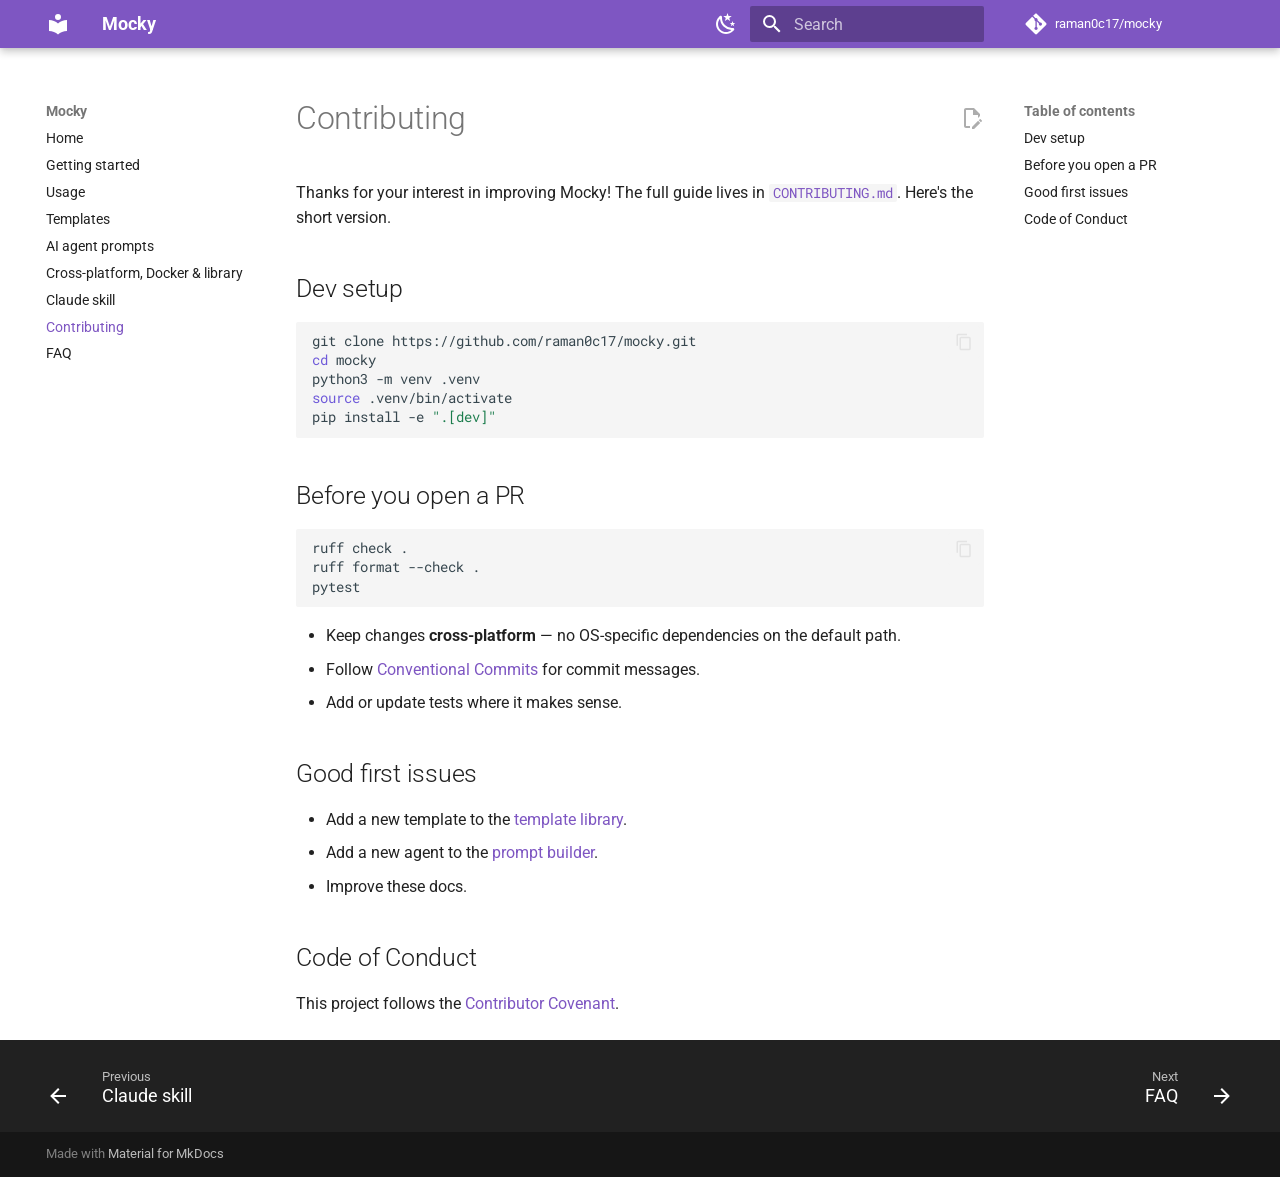
<file: contributing/index.html>
<!doctype html>
<html lang="en" class="no-js">
  <head>
    
      <meta charset="utf-8">
      <meta name="viewport" content="width=device-width,initial-scale=1">
      
        <meta name="description" content="Turn an idea or Markdown into a polished, cross-platform PowerPoint deck.">
      
      
      
        <link rel="canonical" href="https://raman0c17.github.io/mocky/contributing/">
      
      
        <link rel="prev" href="../skill/">
      
      
        <link rel="next" href="../faq/">
      
      
        
      
      
      <link rel="icon" href="../assets/images/favicon.png">
      <meta name="generator" content="mkdocs-1.6.1, mkdocs-material-9.7.6">
    
    
      
        <title>Contributing - Mocky</title>
      
    
    
      <link rel="stylesheet" href="../assets/stylesheets/main.484c7ddc.min.css">
      
        
        <link rel="stylesheet" href="../assets/stylesheets/palette.ab4e12ef.min.css">
      
      


    
    
      
    
    
      
        
        
        <link rel="preconnect" href="https://fonts.gstatic.com" crossorigin>
        <link rel="stylesheet" href="https://fonts.googleapis.com/css?family=Roboto:300,300i,400,400i,700,700i%7CRoboto+Mono:400,400i,700,700i&display=fallback">
        <style>:root{--md-text-font:"Roboto";--md-code-font:"Roboto Mono"}</style>
      
    
    
    <script>__md_scope=new URL("..",location),__md_hash=e=>[...e].reduce(((e,_)=>(e<<5)-e+_.charCodeAt(0)),0),__md_get=(e,_=localStorage,t=__md_scope)=>JSON.parse(_.getItem(t.pathname+"."+e)),__md_set=(e,_,t=localStorage,a=__md_scope)=>{try{t.setItem(a.pathname+"."+e,JSON.stringify(_))}catch(e){}}</script>
    
      

    
    
  </head>
  
  
    
    
      
    
    
    
    
    <body dir="ltr" data-md-color-scheme="default" data-md-color-primary="deep-purple" data-md-color-accent="purple">
  
    
    <input class="md-toggle" data-md-toggle="drawer" type="checkbox" id="__drawer" autocomplete="off">
    <input class="md-toggle" data-md-toggle="search" type="checkbox" id="__search" autocomplete="off">
    <label class="md-overlay" for="__drawer"></label>
    <div data-md-component="skip">
      
        
        <a href="#contributing" class="md-skip">
          Skip to content
        </a>
      
    </div>
    <div data-md-component="announce">
      
    </div>
    
    
      

  

<header class="md-header md-header--shadow" data-md-component="header">
  <nav class="md-header__inner md-grid" aria-label="Header">
    <a href=".." title="Mocky" class="md-header__button md-logo" aria-label="Mocky" data-md-component="logo">
      
  
  <svg xmlns="http://www.w3.org/2000/svg" viewBox="0 0 24 24"><path d="M12 8a3 3 0 0 0 3-3 3 3 0 0 0-3-3 3 3 0 0 0-3 3 3 3 0 0 0 3 3m0 3.54C9.64 9.35 6.5 8 3 8v11c3.5 0 6.64 1.35 9 3.54 2.36-2.19 5.5-3.54 9-3.54V8c-3.5 0-6.64 1.35-9 3.54"/></svg>

    </a>
    <label class="md-header__button md-icon" for="__drawer">
      
      <svg xmlns="http://www.w3.org/2000/svg" viewBox="0 0 24 24"><path d="M3 6h18v2H3zm0 5h18v2H3zm0 5h18v2H3z"/></svg>
    </label>
    <div class="md-header__title" data-md-component="header-title">
      <div class="md-header__ellipsis">
        <div class="md-header__topic">
          <span class="md-ellipsis">
            Mocky
          </span>
        </div>
        <div class="md-header__topic" data-md-component="header-topic">
          <span class="md-ellipsis">
            
              Contributing
            
          </span>
        </div>
      </div>
    </div>
    
      
        <form class="md-header__option" data-md-component="palette">
  
    
    
    
    <input class="md-option" data-md-color-media="(prefers-color-scheme: light)" data-md-color-scheme="default" data-md-color-primary="deep-purple" data-md-color-accent="purple"  aria-label="Switch to dark mode"  type="radio" name="__palette" id="__palette_0">
    
      <label class="md-header__button md-icon" title="Switch to dark mode" for="__palette_1" hidden>
        <svg xmlns="http://www.w3.org/2000/svg" viewBox="0 0 24 24"><path d="m17.75 4.09-2.53 1.94.91 3.06-2.63-1.81-2.63 1.81.91-3.06-2.53-1.94L12.44 4l1.06-3 1.06 3zm3.5 6.91-1.64 1.25.59 1.98-1.7-1.17-1.7 1.17.59-1.98L15.75 11l2.06-.05L18.5 9l.69 1.95zm-2.28 4.95c.83-.08 1.72 1.1 1.19 1.85-.32.45-.66.87-1.08 1.27C15.17 23 8.84 23 4.94 19.07c-3.91-3.9-3.91-10.24 0-14.14.4-.4.82-.76 1.27-1.08.75-.53 1.93.36 1.85 1.19-.27 2.86.69 5.83 2.89 8.02a9.96 9.96 0 0 0 8.02 2.89m-1.64 2.02a12.08 12.08 0 0 1-7.8-3.47c-2.17-2.19-3.33-5-3.49-7.82-2.81 3.14-2.7 7.96.31 10.98 3.02 3.01 7.84 3.12 10.98.31"/></svg>
      </label>
    
  
    
    
    
    <input class="md-option" data-md-color-media="(prefers-color-scheme: dark)" data-md-color-scheme="slate" data-md-color-primary="deep-purple" data-md-color-accent="purple"  aria-label="Switch to light mode"  type="radio" name="__palette" id="__palette_1">
    
      <label class="md-header__button md-icon" title="Switch to light mode" for="__palette_0" hidden>
        <svg xmlns="http://www.w3.org/2000/svg" viewBox="0 0 24 24"><path d="M12 7a5 5 0 0 1 5 5 5 5 0 0 1-5 5 5 5 0 0 1-5-5 5 5 0 0 1 5-5m0 2a3 3 0 0 0-3 3 3 3 0 0 0 3 3 3 3 0 0 0 3-3 3 3 0 0 0-3-3m0-7 2.39 3.42C13.65 5.15 12.84 5 12 5s-1.65.15-2.39.42zM3.34 7l4.16-.35A7.2 7.2 0 0 0 5.94 8.5c-.44.74-.69 1.5-.83 2.29zm.02 10 1.76-3.77a7.131 7.131 0 0 0 2.38 4.14zM20.65 7l-1.77 3.79a7.02 7.02 0 0 0-2.38-4.15zm-.01 10-4.14.36c.59-.51 1.12-1.14 1.54-1.86.42-.73.69-1.5.83-2.29zM12 22l-2.41-3.44c.74.27 1.55.44 2.41.44.82 0 1.63-.17 2.37-.44z"/></svg>
      </label>
    
  
</form>
      
    
    
      <script>var palette=__md_get("__palette");if(palette&&palette.color){if("(prefers-color-scheme)"===palette.color.media){var media=matchMedia("(prefers-color-scheme: light)"),input=document.querySelector(media.matches?"[data-md-color-media='(prefers-color-scheme: light)']":"[data-md-color-media='(prefers-color-scheme: dark)']");palette.color.media=input.getAttribute("data-md-color-media"),palette.color.scheme=input.getAttribute("data-md-color-scheme"),palette.color.primary=input.getAttribute("data-md-color-primary"),palette.color.accent=input.getAttribute("data-md-color-accent")}for(var[key,value]of Object.entries(palette.color))document.body.setAttribute("data-md-color-"+key,value)}</script>
    
    
    
      
      
        <label class="md-header__button md-icon" for="__search">
          
          <svg xmlns="http://www.w3.org/2000/svg" viewBox="0 0 24 24"><path d="M9.5 3A6.5 6.5 0 0 1 16 9.5c0 1.61-.59 3.09-1.56 4.23l.27.27h.79l5 5-1.5 1.5-5-5v-.79l-.27-.27A6.52 6.52 0 0 1 9.5 16 6.5 6.5 0 0 1 3 9.5 6.5 6.5 0 0 1 9.5 3m0 2C7 5 5 7 5 9.5S7 14 9.5 14 14 12 14 9.5 12 5 9.5 5"/></svg>
        </label>
        <div class="md-search" data-md-component="search" role="dialog">
  <label class="md-search__overlay" for="__search"></label>
  <div class="md-search__inner" role="search">
    <form class="md-search__form" name="search">
      <input type="text" class="md-search__input" name="query" aria-label="Search" placeholder="Search" autocapitalize="off" autocorrect="off" autocomplete="off" spellcheck="false" data-md-component="search-query" required>
      <label class="md-search__icon md-icon" for="__search">
        
        <svg xmlns="http://www.w3.org/2000/svg" viewBox="0 0 24 24"><path d="M9.5 3A6.5 6.5 0 0 1 16 9.5c0 1.61-.59 3.09-1.56 4.23l.27.27h.79l5 5-1.5 1.5-5-5v-.79l-.27-.27A6.52 6.52 0 0 1 9.5 16 6.5 6.5 0 0 1 3 9.5 6.5 6.5 0 0 1 9.5 3m0 2C7 5 5 7 5 9.5S7 14 9.5 14 14 12 14 9.5 12 5 9.5 5"/></svg>
        
        <svg xmlns="http://www.w3.org/2000/svg" viewBox="0 0 24 24"><path d="M20 11v2H8l5.5 5.5-1.42 1.42L4.16 12l7.92-7.92L13.5 5.5 8 11z"/></svg>
      </label>
      <nav class="md-search__options" aria-label="Search">
        
        <button type="reset" class="md-search__icon md-icon" title="Clear" aria-label="Clear" tabindex="-1">
          
          <svg xmlns="http://www.w3.org/2000/svg" viewBox="0 0 24 24"><path d="M19 6.41 17.59 5 12 10.59 6.41 5 5 6.41 10.59 12 5 17.59 6.41 19 12 13.41 17.59 19 19 17.59 13.41 12z"/></svg>
        </button>
      </nav>
      
        <div class="md-search__suggest" data-md-component="search-suggest"></div>
      
    </form>
    <div class="md-search__output">
      <div class="md-search__scrollwrap" tabindex="0" data-md-scrollfix>
        <div class="md-search-result" data-md-component="search-result">
          <div class="md-search-result__meta">
            Initializing search
          </div>
          <ol class="md-search-result__list" role="presentation"></ol>
        </div>
      </div>
    </div>
  </div>
</div>
      
    
    
      <div class="md-header__source">
        <a href="https://github.com/raman0c17/mocky" title="Go to repository" class="md-source" data-md-component="source">
  <div class="md-source__icon md-icon">
    
    <svg xmlns="http://www.w3.org/2000/svg" viewBox="0 0 448 512"><!--! Font Awesome Free 7.1.0 by @fontawesome - https://fontawesome.com License - https://fontawesome.com/license/free (Icons: CC BY 4.0, Fonts: SIL OFL 1.1, Code: MIT License) Copyright 2025 Fonticons, Inc.--><path d="M439.6 236.1 244 40.5c-5.4-5.5-12.8-8.5-20.4-8.5s-15 3-20.4 8.4L162.5 81l51.5 51.5c27.1-9.1 52.7 16.8 43.4 43.7l49.7 49.7c34.2-11.8 61.2 31 35.5 56.7-26.5 26.5-70.2-2.9-56-37.3L240.3 199v121.9c25.3 12.5 22.3 41.8 9.1 55-6.4 6.4-15.2 10.1-24.3 10.1s-17.8-3.6-24.3-10.1c-17.6-17.6-11.1-46.9 11.2-56v-123c-20.8-8.5-24.6-30.7-18.6-45L142.6 101 8.5 235.1C3 240.6 0 247.9 0 255.5s3 15 8.5 20.4l195.6 195.7c5.4 5.4 12.7 8.4 20.4 8.4s15-3 20.4-8.4l194.7-194.7c5.4-5.4 8.4-12.8 8.4-20.4s-3-15-8.4-20.4"/></svg>
  </div>
  <div class="md-source__repository">
    raman0c17/mocky
  </div>
</a>
      </div>
    
  </nav>
  
</header>
    
    <div class="md-container" data-md-component="container">
      
      
        
          
        
      
      <main class="md-main" data-md-component="main">
        <div class="md-main__inner md-grid">
          
            
              
              <div class="md-sidebar md-sidebar--primary" data-md-component="sidebar" data-md-type="navigation" >
                <div class="md-sidebar__scrollwrap">
                  <div class="md-sidebar__inner">
                    



<nav class="md-nav md-nav--primary" aria-label="Navigation" data-md-level="0">
  <label class="md-nav__title" for="__drawer">
    <a href=".." title="Mocky" class="md-nav__button md-logo" aria-label="Mocky" data-md-component="logo">
      
  
  <svg xmlns="http://www.w3.org/2000/svg" viewBox="0 0 24 24"><path d="M12 8a3 3 0 0 0 3-3 3 3 0 0 0-3-3 3 3 0 0 0-3 3 3 3 0 0 0 3 3m0 3.54C9.64 9.35 6.5 8 3 8v11c3.5 0 6.64 1.35 9 3.54 2.36-2.19 5.5-3.54 9-3.54V8c-3.5 0-6.64 1.35-9 3.54"/></svg>

    </a>
    Mocky
  </label>
  
    <div class="md-nav__source">
      <a href="https://github.com/raman0c17/mocky" title="Go to repository" class="md-source" data-md-component="source">
  <div class="md-source__icon md-icon">
    
    <svg xmlns="http://www.w3.org/2000/svg" viewBox="0 0 448 512"><!--! Font Awesome Free 7.1.0 by @fontawesome - https://fontawesome.com License - https://fontawesome.com/license/free (Icons: CC BY 4.0, Fonts: SIL OFL 1.1, Code: MIT License) Copyright 2025 Fonticons, Inc.--><path d="M439.6 236.1 244 40.5c-5.4-5.5-12.8-8.5-20.4-8.5s-15 3-20.4 8.4L162.5 81l51.5 51.5c27.1-9.1 52.7 16.8 43.4 43.7l49.7 49.7c34.2-11.8 61.2 31 35.5 56.7-26.5 26.5-70.2-2.9-56-37.3L240.3 199v121.9c25.3 12.5 22.3 41.8 9.1 55-6.4 6.4-15.2 10.1-24.3 10.1s-17.8-3.6-24.3-10.1c-17.6-17.6-11.1-46.9 11.2-56v-123c-20.8-8.5-24.6-30.7-18.6-45L142.6 101 8.5 235.1C3 240.6 0 247.9 0 255.5s3 15 8.5 20.4l195.6 195.7c5.4 5.4 12.7 8.4 20.4 8.4s15-3 20.4-8.4l194.7-194.7c5.4-5.4 8.4-12.8 8.4-20.4s-3-15-8.4-20.4"/></svg>
  </div>
  <div class="md-source__repository">
    raman0c17/mocky
  </div>
</a>
    </div>
  
  <ul class="md-nav__list" data-md-scrollfix>
    
      
      
  
  
  
  
    <li class="md-nav__item">
      <a href=".." class="md-nav__link">
        
  
  
  <span class="md-ellipsis">
    
  
    Home
  

    
  </span>
  
  

      </a>
    </li>
  

    
      
      
  
  
  
  
    <li class="md-nav__item">
      <a href="../getting-started/" class="md-nav__link">
        
  
  
  <span class="md-ellipsis">
    
  
    Getting started
  

    
  </span>
  
  

      </a>
    </li>
  

    
      
      
  
  
  
  
    <li class="md-nav__item">
      <a href="../usage/" class="md-nav__link">
        
  
  
  <span class="md-ellipsis">
    
  
    Usage
  

    
  </span>
  
  

      </a>
    </li>
  

    
      
      
  
  
  
  
    <li class="md-nav__item">
      <a href="../templates/" class="md-nav__link">
        
  
  
  <span class="md-ellipsis">
    
  
    Templates
  

    
  </span>
  
  

      </a>
    </li>
  

    
      
      
  
  
  
  
    <li class="md-nav__item">
      <a href="../agents/" class="md-nav__link">
        
  
  
  <span class="md-ellipsis">
    
  
    AI agent prompts
  

    
  </span>
  
  

      </a>
    </li>
  

    
      
      
  
  
  
  
    <li class="md-nav__item">
      <a href="../cross-platform/" class="md-nav__link">
        
  
  
  <span class="md-ellipsis">
    
  
    Cross-platform, Docker & library
  

    
  </span>
  
  

      </a>
    </li>
  

    
      
      
  
  
  
  
    <li class="md-nav__item">
      <a href="../skill/" class="md-nav__link">
        
  
  
  <span class="md-ellipsis">
    
  
    Claude skill
  

    
  </span>
  
  

      </a>
    </li>
  

    
      
      
  
  
    
  
  
  
    <li class="md-nav__item md-nav__item--active">
      
      <input class="md-nav__toggle md-toggle" type="checkbox" id="__toc">
      
      
        
      
      
        <label class="md-nav__link md-nav__link--active" for="__toc">
          
  
  
  <span class="md-ellipsis">
    
  
    Contributing
  

    
  </span>
  
  

          <span class="md-nav__icon md-icon"></span>
        </label>
      
      <a href="./" class="md-nav__link md-nav__link--active">
        
  
  
  <span class="md-ellipsis">
    
  
    Contributing
  

    
  </span>
  
  

      </a>
      
        

<nav class="md-nav md-nav--secondary" aria-label="Table of contents">
  
  
  
    
  
  
    <label class="md-nav__title" for="__toc">
      <span class="md-nav__icon md-icon"></span>
      Table of contents
    </label>
    <ul class="md-nav__list" data-md-component="toc" data-md-scrollfix>
      
        <li class="md-nav__item">
  <a href="#dev-setup" class="md-nav__link">
    <span class="md-ellipsis">
      
        Dev setup
      
    </span>
  </a>
  
</li>
      
        <li class="md-nav__item">
  <a href="#before-you-open-a-pr" class="md-nav__link">
    <span class="md-ellipsis">
      
        Before you open a PR
      
    </span>
  </a>
  
</li>
      
        <li class="md-nav__item">
  <a href="#good-first-issues" class="md-nav__link">
    <span class="md-ellipsis">
      
        Good first issues
      
    </span>
  </a>
  
</li>
      
        <li class="md-nav__item">
  <a href="#code-of-conduct" class="md-nav__link">
    <span class="md-ellipsis">
      
        Code of Conduct
      
    </span>
  </a>
  
</li>
      
    </ul>
  
</nav>
      
    </li>
  

    
      
      
  
  
  
  
    <li class="md-nav__item">
      <a href="../faq/" class="md-nav__link">
        
  
  
  <span class="md-ellipsis">
    
  
    FAQ
  

    
  </span>
  
  

      </a>
    </li>
  

    
  </ul>
</nav>
                  </div>
                </div>
              </div>
            
            
              
              <div class="md-sidebar md-sidebar--secondary" data-md-component="sidebar" data-md-type="toc" >
                <div class="md-sidebar__scrollwrap">
                  <div class="md-sidebar__inner">
                    

<nav class="md-nav md-nav--secondary" aria-label="Table of contents">
  
  
  
    
  
  
    <label class="md-nav__title" for="__toc">
      <span class="md-nav__icon md-icon"></span>
      Table of contents
    </label>
    <ul class="md-nav__list" data-md-component="toc" data-md-scrollfix>
      
        <li class="md-nav__item">
  <a href="#dev-setup" class="md-nav__link">
    <span class="md-ellipsis">
      
        Dev setup
      
    </span>
  </a>
  
</li>
      
        <li class="md-nav__item">
  <a href="#before-you-open-a-pr" class="md-nav__link">
    <span class="md-ellipsis">
      
        Before you open a PR
      
    </span>
  </a>
  
</li>
      
        <li class="md-nav__item">
  <a href="#good-first-issues" class="md-nav__link">
    <span class="md-ellipsis">
      
        Good first issues
      
    </span>
  </a>
  
</li>
      
        <li class="md-nav__item">
  <a href="#code-of-conduct" class="md-nav__link">
    <span class="md-ellipsis">
      
        Code of Conduct
      
    </span>
  </a>
  
</li>
      
    </ul>
  
</nav>
                  </div>
                </div>
              </div>
            
          
          
            <div class="md-content" data-md-component="content">
              
              <article class="md-content__inner md-typeset">
                
                  


  
    <a href="https://github.com/raman0c17/mocky/edit/master/docs/contributing.md" title="Edit this page" class="md-content__button md-icon" rel="edit">
      
      <svg xmlns="http://www.w3.org/2000/svg" viewBox="0 0 24 24"><path d="M10 20H6V4h7v5h5v3.1l2-2V8l-6-6H6c-1.1 0-2 .9-2 2v16c0 1.1.9 2 2 2h4zm10.2-7c.1 0 .3.1.4.2l1.3 1.3c.2.2.2.6 0 .8l-1 1-2.1-2.1 1-1c.1-.1.2-.2.4-.2m0 3.9L14.1 23H12v-2.1l6.1-6.1z"/></svg>
    </a>
  
  


<h1 id="contributing">Contributing<a class="headerlink" href="#contributing" title="Permanent link">&para;</a></h1>
<p>Thanks for your interest in improving Mocky! The full guide lives in
<a href="https://github.com/raman0c17/mocky/blob/master/CONTRIBUTING.md"><code>CONTRIBUTING.md</code></a>.
Here's the short version.</p>
<h2 id="dev-setup">Dev setup<a class="headerlink" href="#dev-setup" title="Permanent link">&para;</a></h2>
<div class="highlight"><pre><span></span><code><a id="__codelineno-0-1" name="__codelineno-0-1" href="#__codelineno-0-1"></a>git<span class="w"> </span>clone<span class="w"> </span>https://github.com/raman0c17/mocky.git
<a id="__codelineno-0-2" name="__codelineno-0-2" href="#__codelineno-0-2"></a><span class="nb">cd</span><span class="w"> </span>mocky
<a id="__codelineno-0-3" name="__codelineno-0-3" href="#__codelineno-0-3"></a>python3<span class="w"> </span>-m<span class="w"> </span>venv<span class="w"> </span>.venv
<a id="__codelineno-0-4" name="__codelineno-0-4" href="#__codelineno-0-4"></a><span class="nb">source</span><span class="w"> </span>.venv/bin/activate
<a id="__codelineno-0-5" name="__codelineno-0-5" href="#__codelineno-0-5"></a>pip<span class="w"> </span>install<span class="w"> </span>-e<span class="w"> </span><span class="s2">&quot;.[dev]&quot;</span>
</code></pre></div>
<h2 id="before-you-open-a-pr">Before you open a PR<a class="headerlink" href="#before-you-open-a-pr" title="Permanent link">&para;</a></h2>
<div class="highlight"><pre><span></span><code><a id="__codelineno-1-1" name="__codelineno-1-1" href="#__codelineno-1-1"></a>ruff<span class="w"> </span>check<span class="w"> </span>.
<a id="__codelineno-1-2" name="__codelineno-1-2" href="#__codelineno-1-2"></a>ruff<span class="w"> </span>format<span class="w"> </span>--check<span class="w"> </span>.
<a id="__codelineno-1-3" name="__codelineno-1-3" href="#__codelineno-1-3"></a>pytest
</code></pre></div>
<ul>
<li>Keep changes <strong>cross-platform</strong> — no OS-specific dependencies on the default path.</li>
<li>Follow <a href="https://www.conventionalcommits.org/">Conventional Commits</a> for commit messages.</li>
<li>Add or update tests where it makes sense.</li>
</ul>
<h2 id="good-first-issues">Good first issues<a class="headerlink" href="#good-first-issues" title="Permanent link">&para;</a></h2>
<ul>
<li>Add a new template to the <a href="../templates/">template library</a>.</li>
<li>Add a new agent to the <a href="../agents/">prompt builder</a>.</li>
<li>Improve these docs.</li>
</ul>
<h2 id="code-of-conduct">Code of Conduct<a class="headerlink" href="#code-of-conduct" title="Permanent link">&para;</a></h2>
<p>This project follows the
<a href="https://github.com/raman0c17/mocky/blob/master/CODE_OF_CONDUCT.md">Contributor Covenant</a>.</p>












                
              </article>
            </div>
          
          
<script>var target=document.getElementById(location.hash.slice(1));target&&target.name&&(target.checked=target.name.startsWith("__tabbed_"))</script>
        </div>
        
          <button type="button" class="md-top md-icon" data-md-component="top" hidden>
  
  <svg xmlns="http://www.w3.org/2000/svg" viewBox="0 0 24 24"><path d="M13 20h-2V8l-5.5 5.5-1.42-1.42L12 4.16l7.92 7.92-1.42 1.42L13 8z"/></svg>
  Back to top
</button>
        
      </main>
      
        <footer class="md-footer">
  
    
      
      <nav class="md-footer__inner md-grid" aria-label="Footer" >
        
          
          <a href="../skill/" class="md-footer__link md-footer__link--prev" aria-label="Previous: Claude skill">
            <div class="md-footer__button md-icon">
              
              <svg xmlns="http://www.w3.org/2000/svg" viewBox="0 0 24 24"><path d="M20 11v2H8l5.5 5.5-1.42 1.42L4.16 12l7.92-7.92L13.5 5.5 8 11z"/></svg>
            </div>
            <div class="md-footer__title">
              <span class="md-footer__direction">
                Previous
              </span>
              <div class="md-ellipsis">
                Claude skill
              </div>
            </div>
          </a>
        
        
          
          <a href="../faq/" class="md-footer__link md-footer__link--next" aria-label="Next: FAQ">
            <div class="md-footer__title">
              <span class="md-footer__direction">
                Next
              </span>
              <div class="md-ellipsis">
                FAQ
              </div>
            </div>
            <div class="md-footer__button md-icon">
              
              <svg xmlns="http://www.w3.org/2000/svg" viewBox="0 0 24 24"><path d="M4 11v2h12l-5.5 5.5 1.42 1.42L19.84 12l-7.92-7.92L10.5 5.5 16 11z"/></svg>
            </div>
          </a>
        
      </nav>
    
  
  <div class="md-footer-meta md-typeset">
    <div class="md-footer-meta__inner md-grid">
      <div class="md-copyright">
  
  
    Made with
    <a href="https://squidfunk.github.io/mkdocs-material/" target="_blank" rel="noopener">
      Material for MkDocs
    </a>
  
</div>
      
    </div>
  </div>
</footer>
      
    </div>
    <div class="md-dialog" data-md-component="dialog">
      <div class="md-dialog__inner md-typeset"></div>
    </div>
    
    
    
      
      
      <script id="__config" type="application/json">{"annotate": null, "base": "..", "features": ["navigation.sections", "navigation.top", "navigation.footer", "content.code.copy", "content.action.edit", "search.suggest", "search.highlight"], "search": "../assets/javascripts/workers/search.2c215733.min.js", "tags": null, "translations": {"clipboard.copied": "Copied to clipboard", "clipboard.copy": "Copy to clipboard", "search.result.more.one": "1 more on this page", "search.result.more.other": "# more on this page", "search.result.none": "No matching documents", "search.result.one": "1 matching document", "search.result.other": "# matching documents", "search.result.placeholder": "Type to start searching", "search.result.term.missing": "Missing", "select.version": "Select version"}, "version": null}</script>
    
    
      <script src="../assets/javascripts/bundle.79ae519e.min.js"></script>
      
    
  </body>
</html>
</file>
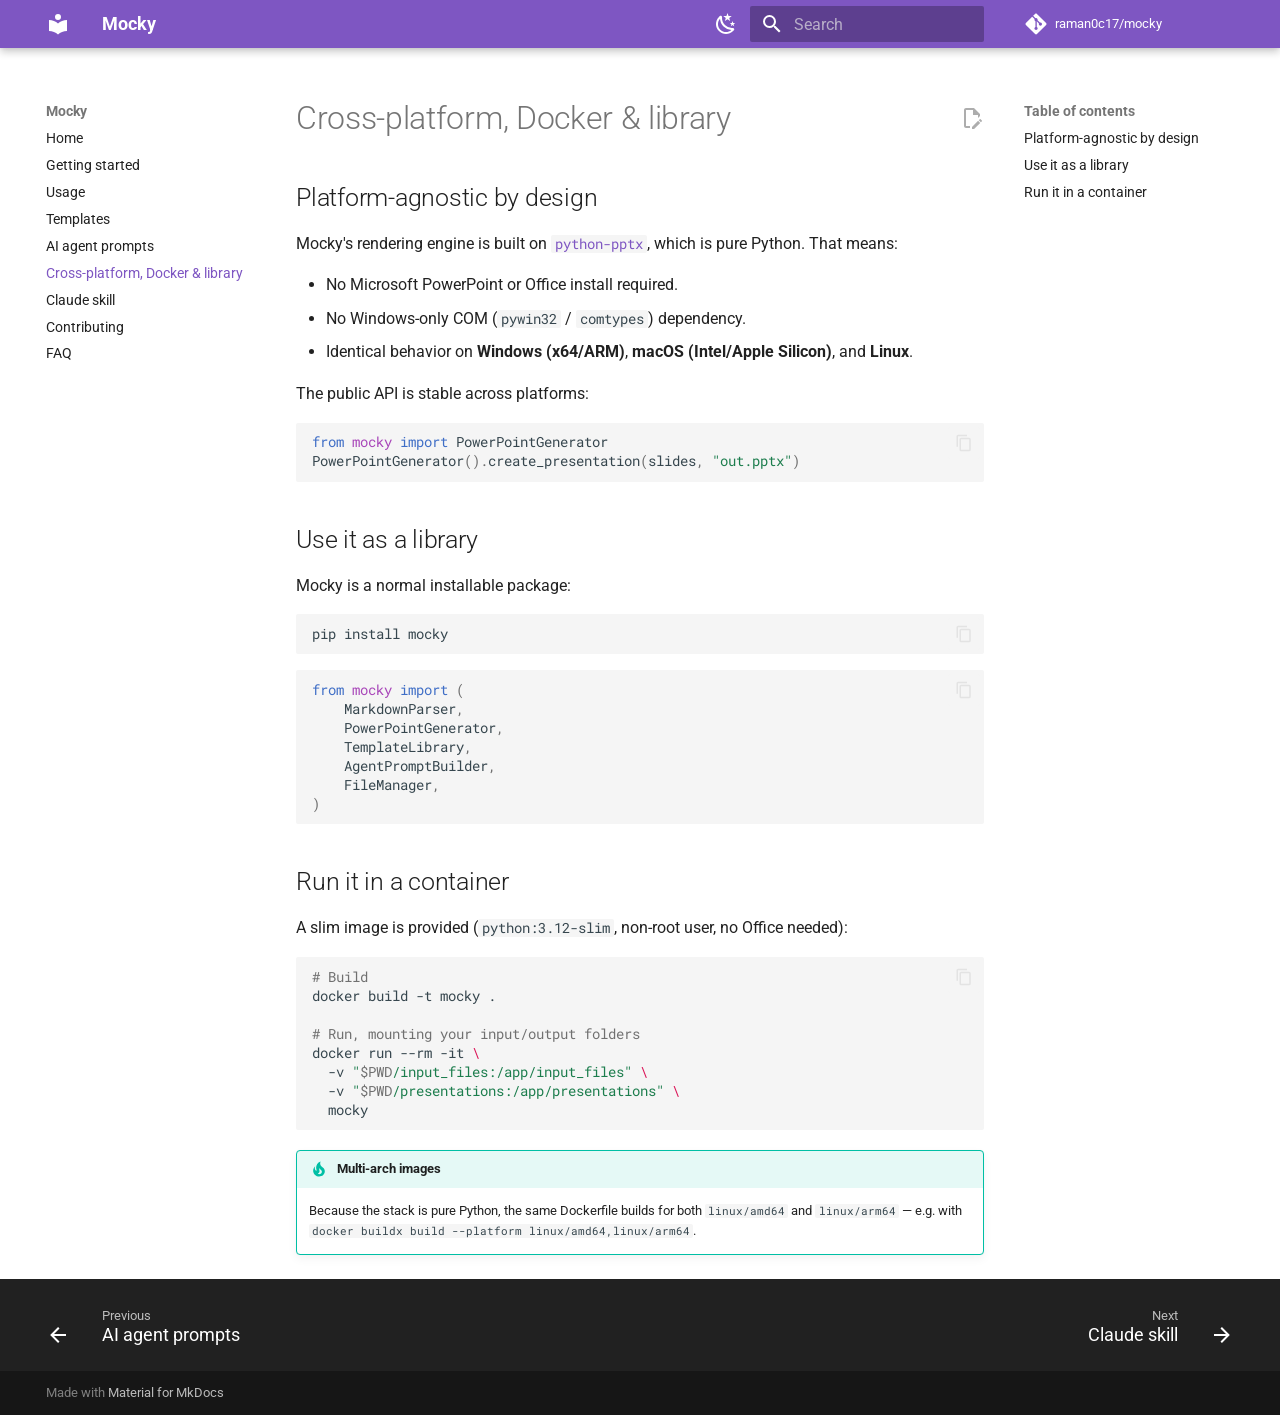
<file: cross-platform/index.html>
<!doctype html>
<html lang="en" class="no-js">
  <head>
    
      <meta charset="utf-8">
      <meta name="viewport" content="width=device-width,initial-scale=1">
      
        <meta name="description" content="Turn an idea or Markdown into a polished, cross-platform PowerPoint deck.">
      
      
      
        <link rel="canonical" href="https://raman0c17.github.io/mocky/cross-platform/">
      
      
        <link rel="prev" href="../agents/">
      
      
        <link rel="next" href="../skill/">
      
      
        
      
      
      <link rel="icon" href="../assets/images/favicon.png">
      <meta name="generator" content="mkdocs-1.6.1, mkdocs-material-9.7.6">
    
    
      
        <title>Cross-platform, Docker & library - Mocky</title>
      
    
    
      <link rel="stylesheet" href="../assets/stylesheets/main.484c7ddc.min.css">
      
        
        <link rel="stylesheet" href="../assets/stylesheets/palette.ab4e12ef.min.css">
      
      


    
    
      
    
    
      
        
        
        <link rel="preconnect" href="https://fonts.gstatic.com" crossorigin>
        <link rel="stylesheet" href="https://fonts.googleapis.com/css?family=Roboto:300,300i,400,400i,700,700i%7CRoboto+Mono:400,400i,700,700i&display=fallback">
        <style>:root{--md-text-font:"Roboto";--md-code-font:"Roboto Mono"}</style>
      
    
    
    <script>__md_scope=new URL("..",location),__md_hash=e=>[...e].reduce(((e,_)=>(e<<5)-e+_.charCodeAt(0)),0),__md_get=(e,_=localStorage,t=__md_scope)=>JSON.parse(_.getItem(t.pathname+"."+e)),__md_set=(e,_,t=localStorage,a=__md_scope)=>{try{t.setItem(a.pathname+"."+e,JSON.stringify(_))}catch(e){}}</script>
    
      

    
    
  </head>
  
  
    
    
      
    
    
    
    
    <body dir="ltr" data-md-color-scheme="default" data-md-color-primary="deep-purple" data-md-color-accent="purple">
  
    
    <input class="md-toggle" data-md-toggle="drawer" type="checkbox" id="__drawer" autocomplete="off">
    <input class="md-toggle" data-md-toggle="search" type="checkbox" id="__search" autocomplete="off">
    <label class="md-overlay" for="__drawer"></label>
    <div data-md-component="skip">
      
        
        <a href="#cross-platform-docker-library" class="md-skip">
          Skip to content
        </a>
      
    </div>
    <div data-md-component="announce">
      
    </div>
    
    
      

  

<header class="md-header md-header--shadow" data-md-component="header">
  <nav class="md-header__inner md-grid" aria-label="Header">
    <a href=".." title="Mocky" class="md-header__button md-logo" aria-label="Mocky" data-md-component="logo">
      
  
  <svg xmlns="http://www.w3.org/2000/svg" viewBox="0 0 24 24"><path d="M12 8a3 3 0 0 0 3-3 3 3 0 0 0-3-3 3 3 0 0 0-3 3 3 3 0 0 0 3 3m0 3.54C9.64 9.35 6.5 8 3 8v11c3.5 0 6.64 1.35 9 3.54 2.36-2.19 5.5-3.54 9-3.54V8c-3.5 0-6.64 1.35-9 3.54"/></svg>

    </a>
    <label class="md-header__button md-icon" for="__drawer">
      
      <svg xmlns="http://www.w3.org/2000/svg" viewBox="0 0 24 24"><path d="M3 6h18v2H3zm0 5h18v2H3zm0 5h18v2H3z"/></svg>
    </label>
    <div class="md-header__title" data-md-component="header-title">
      <div class="md-header__ellipsis">
        <div class="md-header__topic">
          <span class="md-ellipsis">
            Mocky
          </span>
        </div>
        <div class="md-header__topic" data-md-component="header-topic">
          <span class="md-ellipsis">
            
              Cross-platform, Docker & library
            
          </span>
        </div>
      </div>
    </div>
    
      
        <form class="md-header__option" data-md-component="palette">
  
    
    
    
    <input class="md-option" data-md-color-media="(prefers-color-scheme: light)" data-md-color-scheme="default" data-md-color-primary="deep-purple" data-md-color-accent="purple"  aria-label="Switch to dark mode"  type="radio" name="__palette" id="__palette_0">
    
      <label class="md-header__button md-icon" title="Switch to dark mode" for="__palette_1" hidden>
        <svg xmlns="http://www.w3.org/2000/svg" viewBox="0 0 24 24"><path d="m17.75 4.09-2.53 1.94.91 3.06-2.63-1.81-2.63 1.81.91-3.06-2.53-1.94L12.44 4l1.06-3 1.06 3zm3.5 6.91-1.64 1.25.59 1.98-1.7-1.17-1.7 1.17.59-1.98L15.75 11l2.06-.05L18.5 9l.69 1.95zm-2.28 4.95c.83-.08 1.72 1.1 1.19 1.85-.32.45-.66.87-1.08 1.27C15.17 23 8.84 23 4.94 19.07c-3.91-3.9-3.91-10.24 0-14.14.4-.4.82-.76 1.27-1.08.75-.53 1.93.36 1.85 1.19-.27 2.86.69 5.83 2.89 8.02a9.96 9.96 0 0 0 8.02 2.89m-1.64 2.02a12.08 12.08 0 0 1-7.8-3.47c-2.17-2.19-3.33-5-3.49-7.82-2.81 3.14-2.7 7.96.31 10.98 3.02 3.01 7.84 3.12 10.98.31"/></svg>
      </label>
    
  
    
    
    
    <input class="md-option" data-md-color-media="(prefers-color-scheme: dark)" data-md-color-scheme="slate" data-md-color-primary="deep-purple" data-md-color-accent="purple"  aria-label="Switch to light mode"  type="radio" name="__palette" id="__palette_1">
    
      <label class="md-header__button md-icon" title="Switch to light mode" for="__palette_0" hidden>
        <svg xmlns="http://www.w3.org/2000/svg" viewBox="0 0 24 24"><path d="M12 7a5 5 0 0 1 5 5 5 5 0 0 1-5 5 5 5 0 0 1-5-5 5 5 0 0 1 5-5m0 2a3 3 0 0 0-3 3 3 3 0 0 0 3 3 3 3 0 0 0 3-3 3 3 0 0 0-3-3m0-7 2.39 3.42C13.65 5.15 12.84 5 12 5s-1.65.15-2.39.42zM3.34 7l4.16-.35A7.2 7.2 0 0 0 5.94 8.5c-.44.74-.69 1.5-.83 2.29zm.02 10 1.76-3.77a7.131 7.131 0 0 0 2.38 4.14zM20.65 7l-1.77 3.79a7.02 7.02 0 0 0-2.38-4.15zm-.01 10-4.14.36c.59-.51 1.12-1.14 1.54-1.86.42-.73.69-1.5.83-2.29zM12 22l-2.41-3.44c.74.27 1.55.44 2.41.44.82 0 1.63-.17 2.37-.44z"/></svg>
      </label>
    
  
</form>
      
    
    
      <script>var palette=__md_get("__palette");if(palette&&palette.color){if("(prefers-color-scheme)"===palette.color.media){var media=matchMedia("(prefers-color-scheme: light)"),input=document.querySelector(media.matches?"[data-md-color-media='(prefers-color-scheme: light)']":"[data-md-color-media='(prefers-color-scheme: dark)']");palette.color.media=input.getAttribute("data-md-color-media"),palette.color.scheme=input.getAttribute("data-md-color-scheme"),palette.color.primary=input.getAttribute("data-md-color-primary"),palette.color.accent=input.getAttribute("data-md-color-accent")}for(var[key,value]of Object.entries(palette.color))document.body.setAttribute("data-md-color-"+key,value)}</script>
    
    
    
      
      
        <label class="md-header__button md-icon" for="__search">
          
          <svg xmlns="http://www.w3.org/2000/svg" viewBox="0 0 24 24"><path d="M9.5 3A6.5 6.5 0 0 1 16 9.5c0 1.61-.59 3.09-1.56 4.23l.27.27h.79l5 5-1.5 1.5-5-5v-.79l-.27-.27A6.52 6.52 0 0 1 9.5 16 6.5 6.5 0 0 1 3 9.5 6.5 6.5 0 0 1 9.5 3m0 2C7 5 5 7 5 9.5S7 14 9.5 14 14 12 14 9.5 12 5 9.5 5"/></svg>
        </label>
        <div class="md-search" data-md-component="search" role="dialog">
  <label class="md-search__overlay" for="__search"></label>
  <div class="md-search__inner" role="search">
    <form class="md-search__form" name="search">
      <input type="text" class="md-search__input" name="query" aria-label="Search" placeholder="Search" autocapitalize="off" autocorrect="off" autocomplete="off" spellcheck="false" data-md-component="search-query" required>
      <label class="md-search__icon md-icon" for="__search">
        
        <svg xmlns="http://www.w3.org/2000/svg" viewBox="0 0 24 24"><path d="M9.5 3A6.5 6.5 0 0 1 16 9.5c0 1.61-.59 3.09-1.56 4.23l.27.27h.79l5 5-1.5 1.5-5-5v-.79l-.27-.27A6.52 6.52 0 0 1 9.5 16 6.5 6.5 0 0 1 3 9.5 6.5 6.5 0 0 1 9.5 3m0 2C7 5 5 7 5 9.5S7 14 9.5 14 14 12 14 9.5 12 5 9.5 5"/></svg>
        
        <svg xmlns="http://www.w3.org/2000/svg" viewBox="0 0 24 24"><path d="M20 11v2H8l5.5 5.5-1.42 1.42L4.16 12l7.92-7.92L13.5 5.5 8 11z"/></svg>
      </label>
      <nav class="md-search__options" aria-label="Search">
        
        <button type="reset" class="md-search__icon md-icon" title="Clear" aria-label="Clear" tabindex="-1">
          
          <svg xmlns="http://www.w3.org/2000/svg" viewBox="0 0 24 24"><path d="M19 6.41 17.59 5 12 10.59 6.41 5 5 6.41 10.59 12 5 17.59 6.41 19 12 13.41 17.59 19 19 17.59 13.41 12z"/></svg>
        </button>
      </nav>
      
        <div class="md-search__suggest" data-md-component="search-suggest"></div>
      
    </form>
    <div class="md-search__output">
      <div class="md-search__scrollwrap" tabindex="0" data-md-scrollfix>
        <div class="md-search-result" data-md-component="search-result">
          <div class="md-search-result__meta">
            Initializing search
          </div>
          <ol class="md-search-result__list" role="presentation"></ol>
        </div>
      </div>
    </div>
  </div>
</div>
      
    
    
      <div class="md-header__source">
        <a href="https://github.com/raman0c17/mocky" title="Go to repository" class="md-source" data-md-component="source">
  <div class="md-source__icon md-icon">
    
    <svg xmlns="http://www.w3.org/2000/svg" viewBox="0 0 448 512"><!--! Font Awesome Free 7.1.0 by @fontawesome - https://fontawesome.com License - https://fontawesome.com/license/free (Icons: CC BY 4.0, Fonts: SIL OFL 1.1, Code: MIT License) Copyright 2025 Fonticons, Inc.--><path d="M439.6 236.1 244 40.5c-5.4-5.5-12.8-8.5-20.4-8.5s-15 3-20.4 8.4L162.5 81l51.5 51.5c27.1-9.1 52.7 16.8 43.4 43.7l49.7 49.7c34.2-11.8 61.2 31 35.5 56.7-26.5 26.5-70.2-2.9-56-37.3L240.3 199v121.9c25.3 12.5 22.3 41.8 9.1 55-6.4 6.4-15.2 10.1-24.3 10.1s-17.8-3.6-24.3-10.1c-17.6-17.6-11.1-46.9 11.2-56v-123c-20.8-8.5-24.6-30.7-18.6-45L142.6 101 8.5 235.1C3 240.6 0 247.9 0 255.5s3 15 8.5 20.4l195.6 195.7c5.4 5.4 12.7 8.4 20.4 8.4s15-3 20.4-8.4l194.7-194.7c5.4-5.4 8.4-12.8 8.4-20.4s-3-15-8.4-20.4"/></svg>
  </div>
  <div class="md-source__repository">
    raman0c17/mocky
  </div>
</a>
      </div>
    
  </nav>
  
</header>
    
    <div class="md-container" data-md-component="container">
      
      
        
          
        
      
      <main class="md-main" data-md-component="main">
        <div class="md-main__inner md-grid">
          
            
              
              <div class="md-sidebar md-sidebar--primary" data-md-component="sidebar" data-md-type="navigation" >
                <div class="md-sidebar__scrollwrap">
                  <div class="md-sidebar__inner">
                    



<nav class="md-nav md-nav--primary" aria-label="Navigation" data-md-level="0">
  <label class="md-nav__title" for="__drawer">
    <a href=".." title="Mocky" class="md-nav__button md-logo" aria-label="Mocky" data-md-component="logo">
      
  
  <svg xmlns="http://www.w3.org/2000/svg" viewBox="0 0 24 24"><path d="M12 8a3 3 0 0 0 3-3 3 3 0 0 0-3-3 3 3 0 0 0-3 3 3 3 0 0 0 3 3m0 3.54C9.64 9.35 6.5 8 3 8v11c3.5 0 6.64 1.35 9 3.54 2.36-2.19 5.5-3.54 9-3.54V8c-3.5 0-6.64 1.35-9 3.54"/></svg>

    </a>
    Mocky
  </label>
  
    <div class="md-nav__source">
      <a href="https://github.com/raman0c17/mocky" title="Go to repository" class="md-source" data-md-component="source">
  <div class="md-source__icon md-icon">
    
    <svg xmlns="http://www.w3.org/2000/svg" viewBox="0 0 448 512"><!--! Font Awesome Free 7.1.0 by @fontawesome - https://fontawesome.com License - https://fontawesome.com/license/free (Icons: CC BY 4.0, Fonts: SIL OFL 1.1, Code: MIT License) Copyright 2025 Fonticons, Inc.--><path d="M439.6 236.1 244 40.5c-5.4-5.5-12.8-8.5-20.4-8.5s-15 3-20.4 8.4L162.5 81l51.5 51.5c27.1-9.1 52.7 16.8 43.4 43.7l49.7 49.7c34.2-11.8 61.2 31 35.5 56.7-26.5 26.5-70.2-2.9-56-37.3L240.3 199v121.9c25.3 12.5 22.3 41.8 9.1 55-6.4 6.4-15.2 10.1-24.3 10.1s-17.8-3.6-24.3-10.1c-17.6-17.6-11.1-46.9 11.2-56v-123c-20.8-8.5-24.6-30.7-18.6-45L142.6 101 8.5 235.1C3 240.6 0 247.9 0 255.5s3 15 8.5 20.4l195.6 195.7c5.4 5.4 12.7 8.4 20.4 8.4s15-3 20.4-8.4l194.7-194.7c5.4-5.4 8.4-12.8 8.4-20.4s-3-15-8.4-20.4"/></svg>
  </div>
  <div class="md-source__repository">
    raman0c17/mocky
  </div>
</a>
    </div>
  
  <ul class="md-nav__list" data-md-scrollfix>
    
      
      
  
  
  
  
    <li class="md-nav__item">
      <a href=".." class="md-nav__link">
        
  
  
  <span class="md-ellipsis">
    
  
    Home
  

    
  </span>
  
  

      </a>
    </li>
  

    
      
      
  
  
  
  
    <li class="md-nav__item">
      <a href="../getting-started/" class="md-nav__link">
        
  
  
  <span class="md-ellipsis">
    
  
    Getting started
  

    
  </span>
  
  

      </a>
    </li>
  

    
      
      
  
  
  
  
    <li class="md-nav__item">
      <a href="../usage/" class="md-nav__link">
        
  
  
  <span class="md-ellipsis">
    
  
    Usage
  

    
  </span>
  
  

      </a>
    </li>
  

    
      
      
  
  
  
  
    <li class="md-nav__item">
      <a href="../templates/" class="md-nav__link">
        
  
  
  <span class="md-ellipsis">
    
  
    Templates
  

    
  </span>
  
  

      </a>
    </li>
  

    
      
      
  
  
  
  
    <li class="md-nav__item">
      <a href="../agents/" class="md-nav__link">
        
  
  
  <span class="md-ellipsis">
    
  
    AI agent prompts
  

    
  </span>
  
  

      </a>
    </li>
  

    
      
      
  
  
    
  
  
  
    <li class="md-nav__item md-nav__item--active">
      
      <input class="md-nav__toggle md-toggle" type="checkbox" id="__toc">
      
      
        
      
      
        <label class="md-nav__link md-nav__link--active" for="__toc">
          
  
  
  <span class="md-ellipsis">
    
  
    Cross-platform, Docker & library
  

    
  </span>
  
  

          <span class="md-nav__icon md-icon"></span>
        </label>
      
      <a href="./" class="md-nav__link md-nav__link--active">
        
  
  
  <span class="md-ellipsis">
    
  
    Cross-platform, Docker & library
  

    
  </span>
  
  

      </a>
      
        

<nav class="md-nav md-nav--secondary" aria-label="Table of contents">
  
  
  
    
  
  
    <label class="md-nav__title" for="__toc">
      <span class="md-nav__icon md-icon"></span>
      Table of contents
    </label>
    <ul class="md-nav__list" data-md-component="toc" data-md-scrollfix>
      
        <li class="md-nav__item">
  <a href="#platform-agnostic-by-design" class="md-nav__link">
    <span class="md-ellipsis">
      
        Platform-agnostic by design
      
    </span>
  </a>
  
</li>
      
        <li class="md-nav__item">
  <a href="#use-it-as-a-library" class="md-nav__link">
    <span class="md-ellipsis">
      
        Use it as a library
      
    </span>
  </a>
  
</li>
      
        <li class="md-nav__item">
  <a href="#run-it-in-a-container" class="md-nav__link">
    <span class="md-ellipsis">
      
        Run it in a container
      
    </span>
  </a>
  
</li>
      
    </ul>
  
</nav>
      
    </li>
  

    
      
      
  
  
  
  
    <li class="md-nav__item">
      <a href="../skill/" class="md-nav__link">
        
  
  
  <span class="md-ellipsis">
    
  
    Claude skill
  

    
  </span>
  
  

      </a>
    </li>
  

    
      
      
  
  
  
  
    <li class="md-nav__item">
      <a href="../contributing/" class="md-nav__link">
        
  
  
  <span class="md-ellipsis">
    
  
    Contributing
  

    
  </span>
  
  

      </a>
    </li>
  

    
      
      
  
  
  
  
    <li class="md-nav__item">
      <a href="../faq/" class="md-nav__link">
        
  
  
  <span class="md-ellipsis">
    
  
    FAQ
  

    
  </span>
  
  

      </a>
    </li>
  

    
  </ul>
</nav>
                  </div>
                </div>
              </div>
            
            
              
              <div class="md-sidebar md-sidebar--secondary" data-md-component="sidebar" data-md-type="toc" >
                <div class="md-sidebar__scrollwrap">
                  <div class="md-sidebar__inner">
                    

<nav class="md-nav md-nav--secondary" aria-label="Table of contents">
  
  
  
    
  
  
    <label class="md-nav__title" for="__toc">
      <span class="md-nav__icon md-icon"></span>
      Table of contents
    </label>
    <ul class="md-nav__list" data-md-component="toc" data-md-scrollfix>
      
        <li class="md-nav__item">
  <a href="#platform-agnostic-by-design" class="md-nav__link">
    <span class="md-ellipsis">
      
        Platform-agnostic by design
      
    </span>
  </a>
  
</li>
      
        <li class="md-nav__item">
  <a href="#use-it-as-a-library" class="md-nav__link">
    <span class="md-ellipsis">
      
        Use it as a library
      
    </span>
  </a>
  
</li>
      
        <li class="md-nav__item">
  <a href="#run-it-in-a-container" class="md-nav__link">
    <span class="md-ellipsis">
      
        Run it in a container
      
    </span>
  </a>
  
</li>
      
    </ul>
  
</nav>
                  </div>
                </div>
              </div>
            
          
          
            <div class="md-content" data-md-component="content">
              
              <article class="md-content__inner md-typeset">
                
                  


  
    <a href="https://github.com/raman0c17/mocky/edit/master/docs/cross-platform.md" title="Edit this page" class="md-content__button md-icon" rel="edit">
      
      <svg xmlns="http://www.w3.org/2000/svg" viewBox="0 0 24 24"><path d="M10 20H6V4h7v5h5v3.1l2-2V8l-6-6H6c-1.1 0-2 .9-2 2v16c0 1.1.9 2 2 2h4zm10.2-7c.1 0 .3.1.4.2l1.3 1.3c.2.2.2.6 0 .8l-1 1-2.1-2.1 1-1c.1-.1.2-.2.4-.2m0 3.9L14.1 23H12v-2.1l6.1-6.1z"/></svg>
    </a>
  
  


<h1 id="cross-platform-docker-library">Cross-platform, Docker &amp; library<a class="headerlink" href="#cross-platform-docker-library" title="Permanent link">&para;</a></h1>
<h2 id="platform-agnostic-by-design">Platform-agnostic by design<a class="headerlink" href="#platform-agnostic-by-design" title="Permanent link">&para;</a></h2>
<p>Mocky's rendering engine is built on <a href="https://python-pptx.readthedocs.io/"><code>python-pptx</code></a>,
which is pure Python. That means:</p>
<ul>
<li>No Microsoft PowerPoint or Office install required.</li>
<li>No Windows-only COM (<code>pywin32</code> / <code>comtypes</code>) dependency.</li>
<li>Identical behavior on <strong>Windows (x64/ARM)</strong>, <strong>macOS (Intel/Apple Silicon)</strong>, and <strong>Linux</strong>.</li>
</ul>
<p>The public API is stable across platforms:</p>
<div class="highlight"><pre><span></span><code><a id="__codelineno-0-1" name="__codelineno-0-1" href="#__codelineno-0-1"></a><span class="kn">from</span><span class="w"> </span><span class="nn">mocky</span><span class="w"> </span><span class="kn">import</span> <span class="n">PowerPointGenerator</span>
<a id="__codelineno-0-2" name="__codelineno-0-2" href="#__codelineno-0-2"></a><span class="n">PowerPointGenerator</span><span class="p">()</span><span class="o">.</span><span class="n">create_presentation</span><span class="p">(</span><span class="n">slides</span><span class="p">,</span> <span class="s2">&quot;out.pptx&quot;</span><span class="p">)</span>
</code></pre></div>
<h2 id="use-it-as-a-library">Use it as a library<a class="headerlink" href="#use-it-as-a-library" title="Permanent link">&para;</a></h2>
<p>Mocky is a normal installable package:</p>
<div class="highlight"><pre><span></span><code><a id="__codelineno-1-1" name="__codelineno-1-1" href="#__codelineno-1-1"></a>pip<span class="w"> </span>install<span class="w"> </span>mocky
</code></pre></div>
<div class="highlight"><pre><span></span><code><a id="__codelineno-2-1" name="__codelineno-2-1" href="#__codelineno-2-1"></a><span class="kn">from</span><span class="w"> </span><span class="nn">mocky</span><span class="w"> </span><span class="kn">import</span> <span class="p">(</span>
<a id="__codelineno-2-2" name="__codelineno-2-2" href="#__codelineno-2-2"></a>    <span class="n">MarkdownParser</span><span class="p">,</span>
<a id="__codelineno-2-3" name="__codelineno-2-3" href="#__codelineno-2-3"></a>    <span class="n">PowerPointGenerator</span><span class="p">,</span>
<a id="__codelineno-2-4" name="__codelineno-2-4" href="#__codelineno-2-4"></a>    <span class="n">TemplateLibrary</span><span class="p">,</span>
<a id="__codelineno-2-5" name="__codelineno-2-5" href="#__codelineno-2-5"></a>    <span class="n">AgentPromptBuilder</span><span class="p">,</span>
<a id="__codelineno-2-6" name="__codelineno-2-6" href="#__codelineno-2-6"></a>    <span class="n">FileManager</span><span class="p">,</span>
<a id="__codelineno-2-7" name="__codelineno-2-7" href="#__codelineno-2-7"></a><span class="p">)</span>
</code></pre></div>
<h2 id="run-it-in-a-container">Run it in a container<a class="headerlink" href="#run-it-in-a-container" title="Permanent link">&para;</a></h2>
<p>A slim image is provided (<code>python:3.12-slim</code>, non-root user, no Office needed):</p>
<div class="highlight"><pre><span></span><code><a id="__codelineno-3-1" name="__codelineno-3-1" href="#__codelineno-3-1"></a><span class="c1"># Build</span>
<a id="__codelineno-3-2" name="__codelineno-3-2" href="#__codelineno-3-2"></a>docker<span class="w"> </span>build<span class="w"> </span>-t<span class="w"> </span>mocky<span class="w"> </span>.
<a id="__codelineno-3-3" name="__codelineno-3-3" href="#__codelineno-3-3"></a>
<a id="__codelineno-3-4" name="__codelineno-3-4" href="#__codelineno-3-4"></a><span class="c1"># Run, mounting your input/output folders</span>
<a id="__codelineno-3-5" name="__codelineno-3-5" href="#__codelineno-3-5"></a>docker<span class="w"> </span>run<span class="w"> </span>--rm<span class="w"> </span>-it<span class="w"> </span><span class="se">\</span>
<a id="__codelineno-3-6" name="__codelineno-3-6" href="#__codelineno-3-6"></a><span class="w">  </span>-v<span class="w"> </span><span class="s2">&quot;</span><span class="nv">$PWD</span><span class="s2">/input_files:/app/input_files&quot;</span><span class="w"> </span><span class="se">\</span>
<a id="__codelineno-3-7" name="__codelineno-3-7" href="#__codelineno-3-7"></a><span class="w">  </span>-v<span class="w"> </span><span class="s2">&quot;</span><span class="nv">$PWD</span><span class="s2">/presentations:/app/presentations&quot;</span><span class="w"> </span><span class="se">\</span>
<a id="__codelineno-3-8" name="__codelineno-3-8" href="#__codelineno-3-8"></a><span class="w">  </span>mocky
</code></pre></div>
<div class="admonition tip">
<p class="admonition-title">Multi-arch images</p>
<p>Because the stack is pure Python, the same Dockerfile builds for both
<code>linux/amd64</code> and <code>linux/arm64</code> — e.g. with
<code>docker buildx build --platform linux/amd64,linux/arm64</code>.</p>
</div>












                
              </article>
            </div>
          
          
<script>var target=document.getElementById(location.hash.slice(1));target&&target.name&&(target.checked=target.name.startsWith("__tabbed_"))</script>
        </div>
        
          <button type="button" class="md-top md-icon" data-md-component="top" hidden>
  
  <svg xmlns="http://www.w3.org/2000/svg" viewBox="0 0 24 24"><path d="M13 20h-2V8l-5.5 5.5-1.42-1.42L12 4.16l7.92 7.92-1.42 1.42L13 8z"/></svg>
  Back to top
</button>
        
      </main>
      
        <footer class="md-footer">
  
    
      
      <nav class="md-footer__inner md-grid" aria-label="Footer" >
        
          
          <a href="../agents/" class="md-footer__link md-footer__link--prev" aria-label="Previous: AI agent prompts">
            <div class="md-footer__button md-icon">
              
              <svg xmlns="http://www.w3.org/2000/svg" viewBox="0 0 24 24"><path d="M20 11v2H8l5.5 5.5-1.42 1.42L4.16 12l7.92-7.92L13.5 5.5 8 11z"/></svg>
            </div>
            <div class="md-footer__title">
              <span class="md-footer__direction">
                Previous
              </span>
              <div class="md-ellipsis">
                AI agent prompts
              </div>
            </div>
          </a>
        
        
          
          <a href="../skill/" class="md-footer__link md-footer__link--next" aria-label="Next: Claude skill">
            <div class="md-footer__title">
              <span class="md-footer__direction">
                Next
              </span>
              <div class="md-ellipsis">
                Claude skill
              </div>
            </div>
            <div class="md-footer__button md-icon">
              
              <svg xmlns="http://www.w3.org/2000/svg" viewBox="0 0 24 24"><path d="M4 11v2h12l-5.5 5.5 1.42 1.42L19.84 12l-7.92-7.92L10.5 5.5 16 11z"/></svg>
            </div>
          </a>
        
      </nav>
    
  
  <div class="md-footer-meta md-typeset">
    <div class="md-footer-meta__inner md-grid">
      <div class="md-copyright">
  
  
    Made with
    <a href="https://squidfunk.github.io/mkdocs-material/" target="_blank" rel="noopener">
      Material for MkDocs
    </a>
  
</div>
      
    </div>
  </div>
</footer>
      
    </div>
    <div class="md-dialog" data-md-component="dialog">
      <div class="md-dialog__inner md-typeset"></div>
    </div>
    
    
    
      
      
      <script id="__config" type="application/json">{"annotate": null, "base": "..", "features": ["navigation.sections", "navigation.top", "navigation.footer", "content.code.copy", "content.action.edit", "search.suggest", "search.highlight"], "search": "../assets/javascripts/workers/search.2c215733.min.js", "tags": null, "translations": {"clipboard.copied": "Copied to clipboard", "clipboard.copy": "Copy to clipboard", "search.result.more.one": "1 more on this page", "search.result.more.other": "# more on this page", "search.result.none": "No matching documents", "search.result.one": "1 matching document", "search.result.other": "# matching documents", "search.result.placeholder": "Type to start searching", "search.result.term.missing": "Missing", "select.version": "Select version"}, "version": null}</script>
    
    
      <script src="../assets/javascripts/bundle.79ae519e.min.js"></script>
      
    
  </body>
</html>
</file>
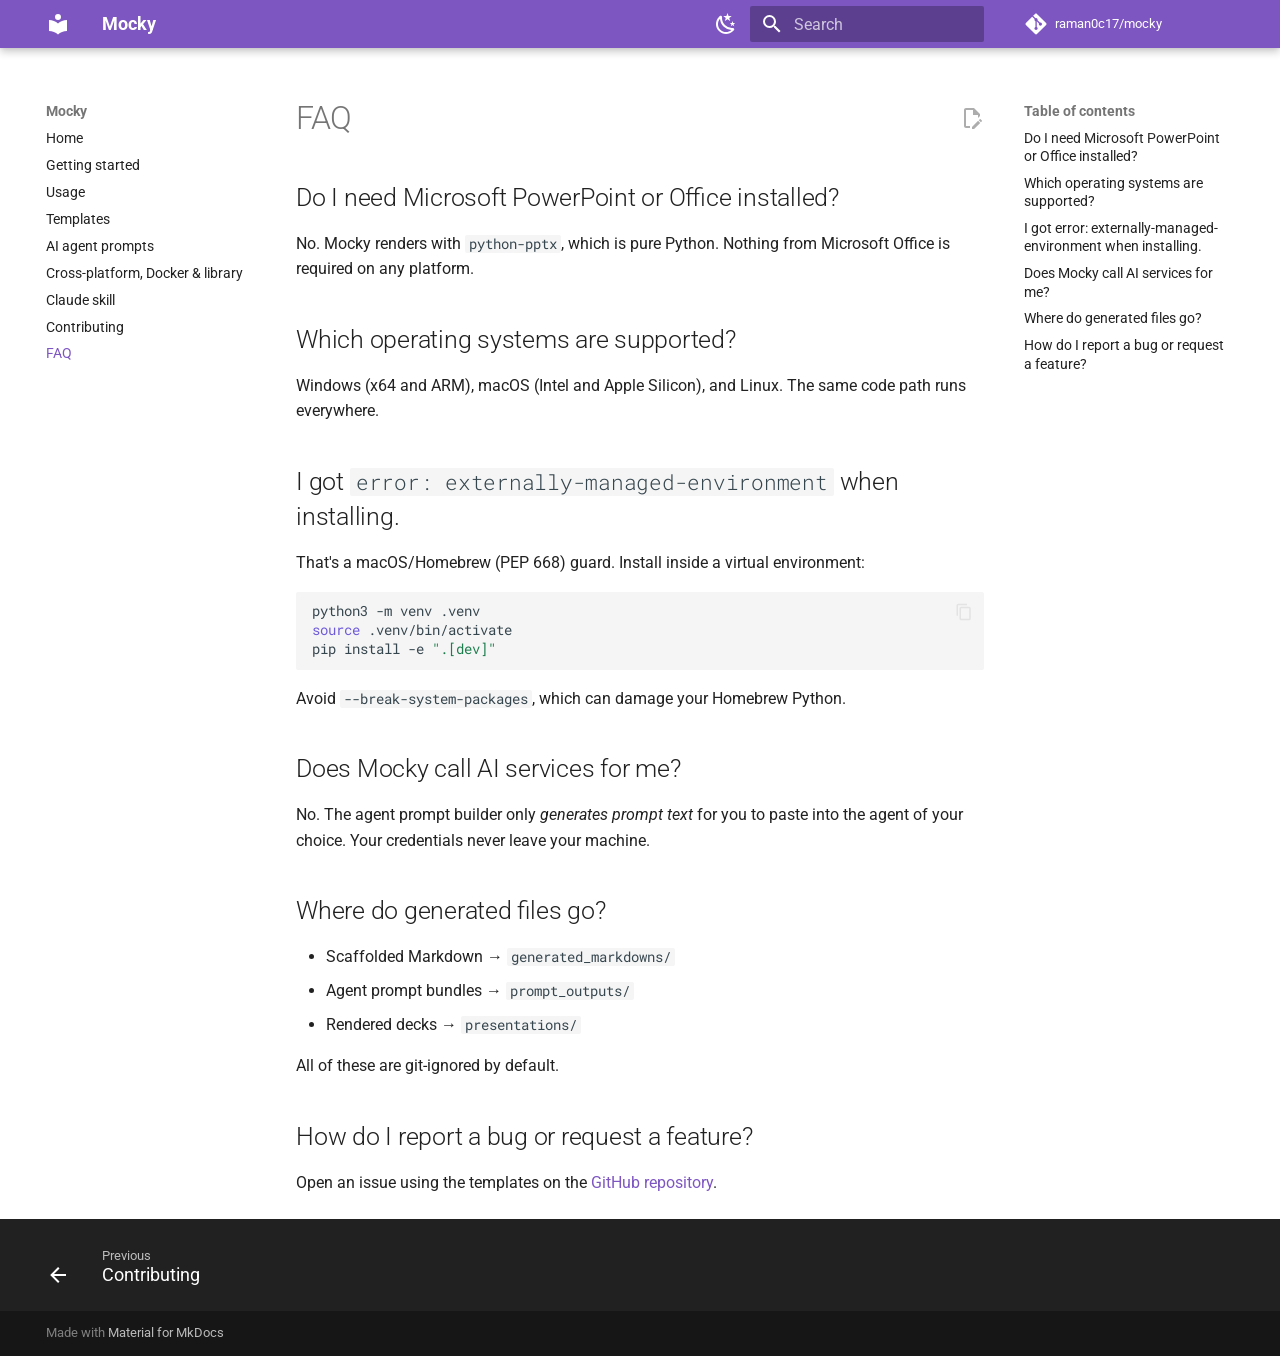
<file: faq/index.html>
<!doctype html>
<html lang="en" class="no-js">
  <head>
    
      <meta charset="utf-8">
      <meta name="viewport" content="width=device-width,initial-scale=1">
      
        <meta name="description" content="Turn an idea or Markdown into a polished, cross-platform PowerPoint deck.">
      
      
      
        <link rel="canonical" href="https://raman0c17.github.io/mocky/faq/">
      
      
        <link rel="prev" href="../contributing/">
      
      
      
        
      
      
      <link rel="icon" href="../assets/images/favicon.png">
      <meta name="generator" content="mkdocs-1.6.1, mkdocs-material-9.7.6">
    
    
      
        <title>FAQ - Mocky</title>
      
    
    
      <link rel="stylesheet" href="../assets/stylesheets/main.484c7ddc.min.css">
      
        
        <link rel="stylesheet" href="../assets/stylesheets/palette.ab4e12ef.min.css">
      
      


    
    
      
    
    
      
        
        
        <link rel="preconnect" href="https://fonts.gstatic.com" crossorigin>
        <link rel="stylesheet" href="https://fonts.googleapis.com/css?family=Roboto:300,300i,400,400i,700,700i%7CRoboto+Mono:400,400i,700,700i&display=fallback">
        <style>:root{--md-text-font:"Roboto";--md-code-font:"Roboto Mono"}</style>
      
    
    
    <script>__md_scope=new URL("..",location),__md_hash=e=>[...e].reduce(((e,_)=>(e<<5)-e+_.charCodeAt(0)),0),__md_get=(e,_=localStorage,t=__md_scope)=>JSON.parse(_.getItem(t.pathname+"."+e)),__md_set=(e,_,t=localStorage,a=__md_scope)=>{try{t.setItem(a.pathname+"."+e,JSON.stringify(_))}catch(e){}}</script>
    
      

    
    
  </head>
  
  
    
    
      
    
    
    
    
    <body dir="ltr" data-md-color-scheme="default" data-md-color-primary="deep-purple" data-md-color-accent="purple">
  
    
    <input class="md-toggle" data-md-toggle="drawer" type="checkbox" id="__drawer" autocomplete="off">
    <input class="md-toggle" data-md-toggle="search" type="checkbox" id="__search" autocomplete="off">
    <label class="md-overlay" for="__drawer"></label>
    <div data-md-component="skip">
      
        
        <a href="#faq" class="md-skip">
          Skip to content
        </a>
      
    </div>
    <div data-md-component="announce">
      
    </div>
    
    
      

  

<header class="md-header md-header--shadow" data-md-component="header">
  <nav class="md-header__inner md-grid" aria-label="Header">
    <a href=".." title="Mocky" class="md-header__button md-logo" aria-label="Mocky" data-md-component="logo">
      
  
  <svg xmlns="http://www.w3.org/2000/svg" viewBox="0 0 24 24"><path d="M12 8a3 3 0 0 0 3-3 3 3 0 0 0-3-3 3 3 0 0 0-3 3 3 3 0 0 0 3 3m0 3.54C9.64 9.35 6.5 8 3 8v11c3.5 0 6.64 1.35 9 3.54 2.36-2.19 5.5-3.54 9-3.54V8c-3.5 0-6.64 1.35-9 3.54"/></svg>

    </a>
    <label class="md-header__button md-icon" for="__drawer">
      
      <svg xmlns="http://www.w3.org/2000/svg" viewBox="0 0 24 24"><path d="M3 6h18v2H3zm0 5h18v2H3zm0 5h18v2H3z"/></svg>
    </label>
    <div class="md-header__title" data-md-component="header-title">
      <div class="md-header__ellipsis">
        <div class="md-header__topic">
          <span class="md-ellipsis">
            Mocky
          </span>
        </div>
        <div class="md-header__topic" data-md-component="header-topic">
          <span class="md-ellipsis">
            
              FAQ
            
          </span>
        </div>
      </div>
    </div>
    
      
        <form class="md-header__option" data-md-component="palette">
  
    
    
    
    <input class="md-option" data-md-color-media="(prefers-color-scheme: light)" data-md-color-scheme="default" data-md-color-primary="deep-purple" data-md-color-accent="purple"  aria-label="Switch to dark mode"  type="radio" name="__palette" id="__palette_0">
    
      <label class="md-header__button md-icon" title="Switch to dark mode" for="__palette_1" hidden>
        <svg xmlns="http://www.w3.org/2000/svg" viewBox="0 0 24 24"><path d="m17.75 4.09-2.53 1.94.91 3.06-2.63-1.81-2.63 1.81.91-3.06-2.53-1.94L12.44 4l1.06-3 1.06 3zm3.5 6.91-1.64 1.25.59 1.98-1.7-1.17-1.7 1.17.59-1.98L15.75 11l2.06-.05L18.5 9l.69 1.95zm-2.28 4.95c.83-.08 1.72 1.1 1.19 1.85-.32.45-.66.87-1.08 1.27C15.17 23 8.84 23 4.94 19.07c-3.91-3.9-3.91-10.24 0-14.14.4-.4.82-.76 1.27-1.08.75-.53 1.93.36 1.85 1.19-.27 2.86.69 5.83 2.89 8.02a9.96 9.96 0 0 0 8.02 2.89m-1.64 2.02a12.08 12.08 0 0 1-7.8-3.47c-2.17-2.19-3.33-5-3.49-7.82-2.81 3.14-2.7 7.96.31 10.98 3.02 3.01 7.84 3.12 10.98.31"/></svg>
      </label>
    
  
    
    
    
    <input class="md-option" data-md-color-media="(prefers-color-scheme: dark)" data-md-color-scheme="slate" data-md-color-primary="deep-purple" data-md-color-accent="purple"  aria-label="Switch to light mode"  type="radio" name="__palette" id="__palette_1">
    
      <label class="md-header__button md-icon" title="Switch to light mode" for="__palette_0" hidden>
        <svg xmlns="http://www.w3.org/2000/svg" viewBox="0 0 24 24"><path d="M12 7a5 5 0 0 1 5 5 5 5 0 0 1-5 5 5 5 0 0 1-5-5 5 5 0 0 1 5-5m0 2a3 3 0 0 0-3 3 3 3 0 0 0 3 3 3 3 0 0 0 3-3 3 3 0 0 0-3-3m0-7 2.39 3.42C13.65 5.15 12.84 5 12 5s-1.65.15-2.39.42zM3.34 7l4.16-.35A7.2 7.2 0 0 0 5.94 8.5c-.44.74-.69 1.5-.83 2.29zm.02 10 1.76-3.77a7.131 7.131 0 0 0 2.38 4.14zM20.65 7l-1.77 3.79a7.02 7.02 0 0 0-2.38-4.15zm-.01 10-4.14.36c.59-.51 1.12-1.14 1.54-1.86.42-.73.69-1.5.83-2.29zM12 22l-2.41-3.44c.74.27 1.55.44 2.41.44.82 0 1.63-.17 2.37-.44z"/></svg>
      </label>
    
  
</form>
      
    
    
      <script>var palette=__md_get("__palette");if(palette&&palette.color){if("(prefers-color-scheme)"===palette.color.media){var media=matchMedia("(prefers-color-scheme: light)"),input=document.querySelector(media.matches?"[data-md-color-media='(prefers-color-scheme: light)']":"[data-md-color-media='(prefers-color-scheme: dark)']");palette.color.media=input.getAttribute("data-md-color-media"),palette.color.scheme=input.getAttribute("data-md-color-scheme"),palette.color.primary=input.getAttribute("data-md-color-primary"),palette.color.accent=input.getAttribute("data-md-color-accent")}for(var[key,value]of Object.entries(palette.color))document.body.setAttribute("data-md-color-"+key,value)}</script>
    
    
    
      
      
        <label class="md-header__button md-icon" for="__search">
          
          <svg xmlns="http://www.w3.org/2000/svg" viewBox="0 0 24 24"><path d="M9.5 3A6.5 6.5 0 0 1 16 9.5c0 1.61-.59 3.09-1.56 4.23l.27.27h.79l5 5-1.5 1.5-5-5v-.79l-.27-.27A6.52 6.52 0 0 1 9.5 16 6.5 6.5 0 0 1 3 9.5 6.5 6.5 0 0 1 9.5 3m0 2C7 5 5 7 5 9.5S7 14 9.5 14 14 12 14 9.5 12 5 9.5 5"/></svg>
        </label>
        <div class="md-search" data-md-component="search" role="dialog">
  <label class="md-search__overlay" for="__search"></label>
  <div class="md-search__inner" role="search">
    <form class="md-search__form" name="search">
      <input type="text" class="md-search__input" name="query" aria-label="Search" placeholder="Search" autocapitalize="off" autocorrect="off" autocomplete="off" spellcheck="false" data-md-component="search-query" required>
      <label class="md-search__icon md-icon" for="__search">
        
        <svg xmlns="http://www.w3.org/2000/svg" viewBox="0 0 24 24"><path d="M9.5 3A6.5 6.5 0 0 1 16 9.5c0 1.61-.59 3.09-1.56 4.23l.27.27h.79l5 5-1.5 1.5-5-5v-.79l-.27-.27A6.52 6.52 0 0 1 9.5 16 6.5 6.5 0 0 1 3 9.5 6.5 6.5 0 0 1 9.5 3m0 2C7 5 5 7 5 9.5S7 14 9.5 14 14 12 14 9.5 12 5 9.5 5"/></svg>
        
        <svg xmlns="http://www.w3.org/2000/svg" viewBox="0 0 24 24"><path d="M20 11v2H8l5.5 5.5-1.42 1.42L4.16 12l7.92-7.92L13.5 5.5 8 11z"/></svg>
      </label>
      <nav class="md-search__options" aria-label="Search">
        
        <button type="reset" class="md-search__icon md-icon" title="Clear" aria-label="Clear" tabindex="-1">
          
          <svg xmlns="http://www.w3.org/2000/svg" viewBox="0 0 24 24"><path d="M19 6.41 17.59 5 12 10.59 6.41 5 5 6.41 10.59 12 5 17.59 6.41 19 12 13.41 17.59 19 19 17.59 13.41 12z"/></svg>
        </button>
      </nav>
      
        <div class="md-search__suggest" data-md-component="search-suggest"></div>
      
    </form>
    <div class="md-search__output">
      <div class="md-search__scrollwrap" tabindex="0" data-md-scrollfix>
        <div class="md-search-result" data-md-component="search-result">
          <div class="md-search-result__meta">
            Initializing search
          </div>
          <ol class="md-search-result__list" role="presentation"></ol>
        </div>
      </div>
    </div>
  </div>
</div>
      
    
    
      <div class="md-header__source">
        <a href="https://github.com/raman0c17/mocky" title="Go to repository" class="md-source" data-md-component="source">
  <div class="md-source__icon md-icon">
    
    <svg xmlns="http://www.w3.org/2000/svg" viewBox="0 0 448 512"><!--! Font Awesome Free 7.1.0 by @fontawesome - https://fontawesome.com License - https://fontawesome.com/license/free (Icons: CC BY 4.0, Fonts: SIL OFL 1.1, Code: MIT License) Copyright 2025 Fonticons, Inc.--><path d="M439.6 236.1 244 40.5c-5.4-5.5-12.8-8.5-20.4-8.5s-15 3-20.4 8.4L162.5 81l51.5 51.5c27.1-9.1 52.7 16.8 43.4 43.7l49.7 49.7c34.2-11.8 61.2 31 35.5 56.7-26.5 26.5-70.2-2.9-56-37.3L240.3 199v121.9c25.3 12.5 22.3 41.8 9.1 55-6.4 6.4-15.2 10.1-24.3 10.1s-17.8-3.6-24.3-10.1c-17.6-17.6-11.1-46.9 11.2-56v-123c-20.8-8.5-24.6-30.7-18.6-45L142.6 101 8.5 235.1C3 240.6 0 247.9 0 255.5s3 15 8.5 20.4l195.6 195.7c5.4 5.4 12.7 8.4 20.4 8.4s15-3 20.4-8.4l194.7-194.7c5.4-5.4 8.4-12.8 8.4-20.4s-3-15-8.4-20.4"/></svg>
  </div>
  <div class="md-source__repository">
    raman0c17/mocky
  </div>
</a>
      </div>
    
  </nav>
  
</header>
    
    <div class="md-container" data-md-component="container">
      
      
        
          
        
      
      <main class="md-main" data-md-component="main">
        <div class="md-main__inner md-grid">
          
            
              
              <div class="md-sidebar md-sidebar--primary" data-md-component="sidebar" data-md-type="navigation" >
                <div class="md-sidebar__scrollwrap">
                  <div class="md-sidebar__inner">
                    



<nav class="md-nav md-nav--primary" aria-label="Navigation" data-md-level="0">
  <label class="md-nav__title" for="__drawer">
    <a href=".." title="Mocky" class="md-nav__button md-logo" aria-label="Mocky" data-md-component="logo">
      
  
  <svg xmlns="http://www.w3.org/2000/svg" viewBox="0 0 24 24"><path d="M12 8a3 3 0 0 0 3-3 3 3 0 0 0-3-3 3 3 0 0 0-3 3 3 3 0 0 0 3 3m0 3.54C9.64 9.35 6.5 8 3 8v11c3.5 0 6.64 1.35 9 3.54 2.36-2.19 5.5-3.54 9-3.54V8c-3.5 0-6.64 1.35-9 3.54"/></svg>

    </a>
    Mocky
  </label>
  
    <div class="md-nav__source">
      <a href="https://github.com/raman0c17/mocky" title="Go to repository" class="md-source" data-md-component="source">
  <div class="md-source__icon md-icon">
    
    <svg xmlns="http://www.w3.org/2000/svg" viewBox="0 0 448 512"><!--! Font Awesome Free 7.1.0 by @fontawesome - https://fontawesome.com License - https://fontawesome.com/license/free (Icons: CC BY 4.0, Fonts: SIL OFL 1.1, Code: MIT License) Copyright 2025 Fonticons, Inc.--><path d="M439.6 236.1 244 40.5c-5.4-5.5-12.8-8.5-20.4-8.5s-15 3-20.4 8.4L162.5 81l51.5 51.5c27.1-9.1 52.7 16.8 43.4 43.7l49.7 49.7c34.2-11.8 61.2 31 35.5 56.7-26.5 26.5-70.2-2.9-56-37.3L240.3 199v121.9c25.3 12.5 22.3 41.8 9.1 55-6.4 6.4-15.2 10.1-24.3 10.1s-17.8-3.6-24.3-10.1c-17.6-17.6-11.1-46.9 11.2-56v-123c-20.8-8.5-24.6-30.7-18.6-45L142.6 101 8.5 235.1C3 240.6 0 247.9 0 255.5s3 15 8.5 20.4l195.6 195.7c5.4 5.4 12.7 8.4 20.4 8.4s15-3 20.4-8.4l194.7-194.7c5.4-5.4 8.4-12.8 8.4-20.4s-3-15-8.4-20.4"/></svg>
  </div>
  <div class="md-source__repository">
    raman0c17/mocky
  </div>
</a>
    </div>
  
  <ul class="md-nav__list" data-md-scrollfix>
    
      
      
  
  
  
  
    <li class="md-nav__item">
      <a href=".." class="md-nav__link">
        
  
  
  <span class="md-ellipsis">
    
  
    Home
  

    
  </span>
  
  

      </a>
    </li>
  

    
      
      
  
  
  
  
    <li class="md-nav__item">
      <a href="../getting-started/" class="md-nav__link">
        
  
  
  <span class="md-ellipsis">
    
  
    Getting started
  

    
  </span>
  
  

      </a>
    </li>
  

    
      
      
  
  
  
  
    <li class="md-nav__item">
      <a href="../usage/" class="md-nav__link">
        
  
  
  <span class="md-ellipsis">
    
  
    Usage
  

    
  </span>
  
  

      </a>
    </li>
  

    
      
      
  
  
  
  
    <li class="md-nav__item">
      <a href="../templates/" class="md-nav__link">
        
  
  
  <span class="md-ellipsis">
    
  
    Templates
  

    
  </span>
  
  

      </a>
    </li>
  

    
      
      
  
  
  
  
    <li class="md-nav__item">
      <a href="../agents/" class="md-nav__link">
        
  
  
  <span class="md-ellipsis">
    
  
    AI agent prompts
  

    
  </span>
  
  

      </a>
    </li>
  

    
      
      
  
  
  
  
    <li class="md-nav__item">
      <a href="../cross-platform/" class="md-nav__link">
        
  
  
  <span class="md-ellipsis">
    
  
    Cross-platform, Docker & library
  

    
  </span>
  
  

      </a>
    </li>
  

    
      
      
  
  
  
  
    <li class="md-nav__item">
      <a href="../skill/" class="md-nav__link">
        
  
  
  <span class="md-ellipsis">
    
  
    Claude skill
  

    
  </span>
  
  

      </a>
    </li>
  

    
      
      
  
  
  
  
    <li class="md-nav__item">
      <a href="../contributing/" class="md-nav__link">
        
  
  
  <span class="md-ellipsis">
    
  
    Contributing
  

    
  </span>
  
  

      </a>
    </li>
  

    
      
      
  
  
    
  
  
  
    <li class="md-nav__item md-nav__item--active">
      
      <input class="md-nav__toggle md-toggle" type="checkbox" id="__toc">
      
      
        
      
      
        <label class="md-nav__link md-nav__link--active" for="__toc">
          
  
  
  <span class="md-ellipsis">
    
  
    FAQ
  

    
  </span>
  
  

          <span class="md-nav__icon md-icon"></span>
        </label>
      
      <a href="./" class="md-nav__link md-nav__link--active">
        
  
  
  <span class="md-ellipsis">
    
  
    FAQ
  

    
  </span>
  
  

      </a>
      
        

<nav class="md-nav md-nav--secondary" aria-label="Table of contents">
  
  
  
    
  
  
    <label class="md-nav__title" for="__toc">
      <span class="md-nav__icon md-icon"></span>
      Table of contents
    </label>
    <ul class="md-nav__list" data-md-component="toc" data-md-scrollfix>
      
        <li class="md-nav__item">
  <a href="#do-i-need-microsoft-powerpoint-or-office-installed" class="md-nav__link">
    <span class="md-ellipsis">
      
        Do I need Microsoft PowerPoint or Office installed?
      
    </span>
  </a>
  
</li>
      
        <li class="md-nav__item">
  <a href="#which-operating-systems-are-supported" class="md-nav__link">
    <span class="md-ellipsis">
      
        Which operating systems are supported?
      
    </span>
  </a>
  
</li>
      
        <li class="md-nav__item">
  <a href="#i-got-error-externally-managed-environment-when-installing" class="md-nav__link">
    <span class="md-ellipsis">
      
        I got error: externally-managed-environment when installing.
      
    </span>
  </a>
  
</li>
      
        <li class="md-nav__item">
  <a href="#does-mocky-call-ai-services-for-me" class="md-nav__link">
    <span class="md-ellipsis">
      
        Does Mocky call AI services for me?
      
    </span>
  </a>
  
</li>
      
        <li class="md-nav__item">
  <a href="#where-do-generated-files-go" class="md-nav__link">
    <span class="md-ellipsis">
      
        Where do generated files go?
      
    </span>
  </a>
  
</li>
      
        <li class="md-nav__item">
  <a href="#how-do-i-report-a-bug-or-request-a-feature" class="md-nav__link">
    <span class="md-ellipsis">
      
        How do I report a bug or request a feature?
      
    </span>
  </a>
  
</li>
      
    </ul>
  
</nav>
      
    </li>
  

    
  </ul>
</nav>
                  </div>
                </div>
              </div>
            
            
              
              <div class="md-sidebar md-sidebar--secondary" data-md-component="sidebar" data-md-type="toc" >
                <div class="md-sidebar__scrollwrap">
                  <div class="md-sidebar__inner">
                    

<nav class="md-nav md-nav--secondary" aria-label="Table of contents">
  
  
  
    
  
  
    <label class="md-nav__title" for="__toc">
      <span class="md-nav__icon md-icon"></span>
      Table of contents
    </label>
    <ul class="md-nav__list" data-md-component="toc" data-md-scrollfix>
      
        <li class="md-nav__item">
  <a href="#do-i-need-microsoft-powerpoint-or-office-installed" class="md-nav__link">
    <span class="md-ellipsis">
      
        Do I need Microsoft PowerPoint or Office installed?
      
    </span>
  </a>
  
</li>
      
        <li class="md-nav__item">
  <a href="#which-operating-systems-are-supported" class="md-nav__link">
    <span class="md-ellipsis">
      
        Which operating systems are supported?
      
    </span>
  </a>
  
</li>
      
        <li class="md-nav__item">
  <a href="#i-got-error-externally-managed-environment-when-installing" class="md-nav__link">
    <span class="md-ellipsis">
      
        I got error: externally-managed-environment when installing.
      
    </span>
  </a>
  
</li>
      
        <li class="md-nav__item">
  <a href="#does-mocky-call-ai-services-for-me" class="md-nav__link">
    <span class="md-ellipsis">
      
        Does Mocky call AI services for me?
      
    </span>
  </a>
  
</li>
      
        <li class="md-nav__item">
  <a href="#where-do-generated-files-go" class="md-nav__link">
    <span class="md-ellipsis">
      
        Where do generated files go?
      
    </span>
  </a>
  
</li>
      
        <li class="md-nav__item">
  <a href="#how-do-i-report-a-bug-or-request-a-feature" class="md-nav__link">
    <span class="md-ellipsis">
      
        How do I report a bug or request a feature?
      
    </span>
  </a>
  
</li>
      
    </ul>
  
</nav>
                  </div>
                </div>
              </div>
            
          
          
            <div class="md-content" data-md-component="content">
              
              <article class="md-content__inner md-typeset">
                
                  


  
    <a href="https://github.com/raman0c17/mocky/edit/master/docs/faq.md" title="Edit this page" class="md-content__button md-icon" rel="edit">
      
      <svg xmlns="http://www.w3.org/2000/svg" viewBox="0 0 24 24"><path d="M10 20H6V4h7v5h5v3.1l2-2V8l-6-6H6c-1.1 0-2 .9-2 2v16c0 1.1.9 2 2 2h4zm10.2-7c.1 0 .3.1.4.2l1.3 1.3c.2.2.2.6 0 .8l-1 1-2.1-2.1 1-1c.1-.1.2-.2.4-.2m0 3.9L14.1 23H12v-2.1l6.1-6.1z"/></svg>
    </a>
  
  


<h1 id="faq">FAQ<a class="headerlink" href="#faq" title="Permanent link">&para;</a></h1>
<h2 id="do-i-need-microsoft-powerpoint-or-office-installed">Do I need Microsoft PowerPoint or Office installed?<a class="headerlink" href="#do-i-need-microsoft-powerpoint-or-office-installed" title="Permanent link">&para;</a></h2>
<p>No. Mocky renders with <code>python-pptx</code>, which is pure Python. Nothing from
Microsoft Office is required on any platform.</p>
<h2 id="which-operating-systems-are-supported">Which operating systems are supported?<a class="headerlink" href="#which-operating-systems-are-supported" title="Permanent link">&para;</a></h2>
<p>Windows (x64 and ARM), macOS (Intel and Apple Silicon), and Linux. The same code
path runs everywhere.</p>
<h2 id="i-got-error-externally-managed-environment-when-installing">I got <code>error: externally-managed-environment</code> when installing.<a class="headerlink" href="#i-got-error-externally-managed-environment-when-installing" title="Permanent link">&para;</a></h2>
<p>That's a macOS/Homebrew (PEP 668) guard. Install inside a virtual environment:</p>
<div class="highlight"><pre><span></span><code><a id="__codelineno-0-1" name="__codelineno-0-1" href="#__codelineno-0-1"></a>python3<span class="w"> </span>-m<span class="w"> </span>venv<span class="w"> </span>.venv
<a id="__codelineno-0-2" name="__codelineno-0-2" href="#__codelineno-0-2"></a><span class="nb">source</span><span class="w"> </span>.venv/bin/activate
<a id="__codelineno-0-3" name="__codelineno-0-3" href="#__codelineno-0-3"></a>pip<span class="w"> </span>install<span class="w"> </span>-e<span class="w"> </span><span class="s2">&quot;.[dev]&quot;</span>
</code></pre></div>
<p>Avoid <code>--break-system-packages</code>, which can damage your Homebrew Python.</p>
<h2 id="does-mocky-call-ai-services-for-me">Does Mocky call AI services for me?<a class="headerlink" href="#does-mocky-call-ai-services-for-me" title="Permanent link">&para;</a></h2>
<p>No. The agent prompt builder only <em>generates prompt text</em> for you to paste into
the agent of your choice. Your credentials never leave your machine.</p>
<h2 id="where-do-generated-files-go">Where do generated files go?<a class="headerlink" href="#where-do-generated-files-go" title="Permanent link">&para;</a></h2>
<ul>
<li>Scaffolded Markdown → <code>generated_markdowns/</code></li>
<li>Agent prompt bundles → <code>prompt_outputs/</code></li>
<li>Rendered decks → <code>presentations/</code></li>
</ul>
<p>All of these are git-ignored by default.</p>
<h2 id="how-do-i-report-a-bug-or-request-a-feature">How do I report a bug or request a feature?<a class="headerlink" href="#how-do-i-report-a-bug-or-request-a-feature" title="Permanent link">&para;</a></h2>
<p>Open an issue using the templates on the
<a href="https://github.com/raman0c17/mocky/issues">GitHub repository</a>.</p>












                
              </article>
            </div>
          
          
<script>var target=document.getElementById(location.hash.slice(1));target&&target.name&&(target.checked=target.name.startsWith("__tabbed_"))</script>
        </div>
        
          <button type="button" class="md-top md-icon" data-md-component="top" hidden>
  
  <svg xmlns="http://www.w3.org/2000/svg" viewBox="0 0 24 24"><path d="M13 20h-2V8l-5.5 5.5-1.42-1.42L12 4.16l7.92 7.92-1.42 1.42L13 8z"/></svg>
  Back to top
</button>
        
      </main>
      
        <footer class="md-footer">
  
    
      
      <nav class="md-footer__inner md-grid" aria-label="Footer" >
        
          
          <a href="../contributing/" class="md-footer__link md-footer__link--prev" aria-label="Previous: Contributing">
            <div class="md-footer__button md-icon">
              
              <svg xmlns="http://www.w3.org/2000/svg" viewBox="0 0 24 24"><path d="M20 11v2H8l5.5 5.5-1.42 1.42L4.16 12l7.92-7.92L13.5 5.5 8 11z"/></svg>
            </div>
            <div class="md-footer__title">
              <span class="md-footer__direction">
                Previous
              </span>
              <div class="md-ellipsis">
                Contributing
              </div>
            </div>
          </a>
        
        
      </nav>
    
  
  <div class="md-footer-meta md-typeset">
    <div class="md-footer-meta__inner md-grid">
      <div class="md-copyright">
  
  
    Made with
    <a href="https://squidfunk.github.io/mkdocs-material/" target="_blank" rel="noopener">
      Material for MkDocs
    </a>
  
</div>
      
    </div>
  </div>
</footer>
      
    </div>
    <div class="md-dialog" data-md-component="dialog">
      <div class="md-dialog__inner md-typeset"></div>
    </div>
    
    
    
      
      
      <script id="__config" type="application/json">{"annotate": null, "base": "..", "features": ["navigation.sections", "navigation.top", "navigation.footer", "content.code.copy", "content.action.edit", "search.suggest", "search.highlight"], "search": "../assets/javascripts/workers/search.2c215733.min.js", "tags": null, "translations": {"clipboard.copied": "Copied to clipboard", "clipboard.copy": "Copy to clipboard", "search.result.more.one": "1 more on this page", "search.result.more.other": "# more on this page", "search.result.none": "No matching documents", "search.result.one": "1 matching document", "search.result.other": "# matching documents", "search.result.placeholder": "Type to start searching", "search.result.term.missing": "Missing", "select.version": "Select version"}, "version": null}</script>
    
    
      <script src="../assets/javascripts/bundle.79ae519e.min.js"></script>
      
    
  </body>
</html>
</file>
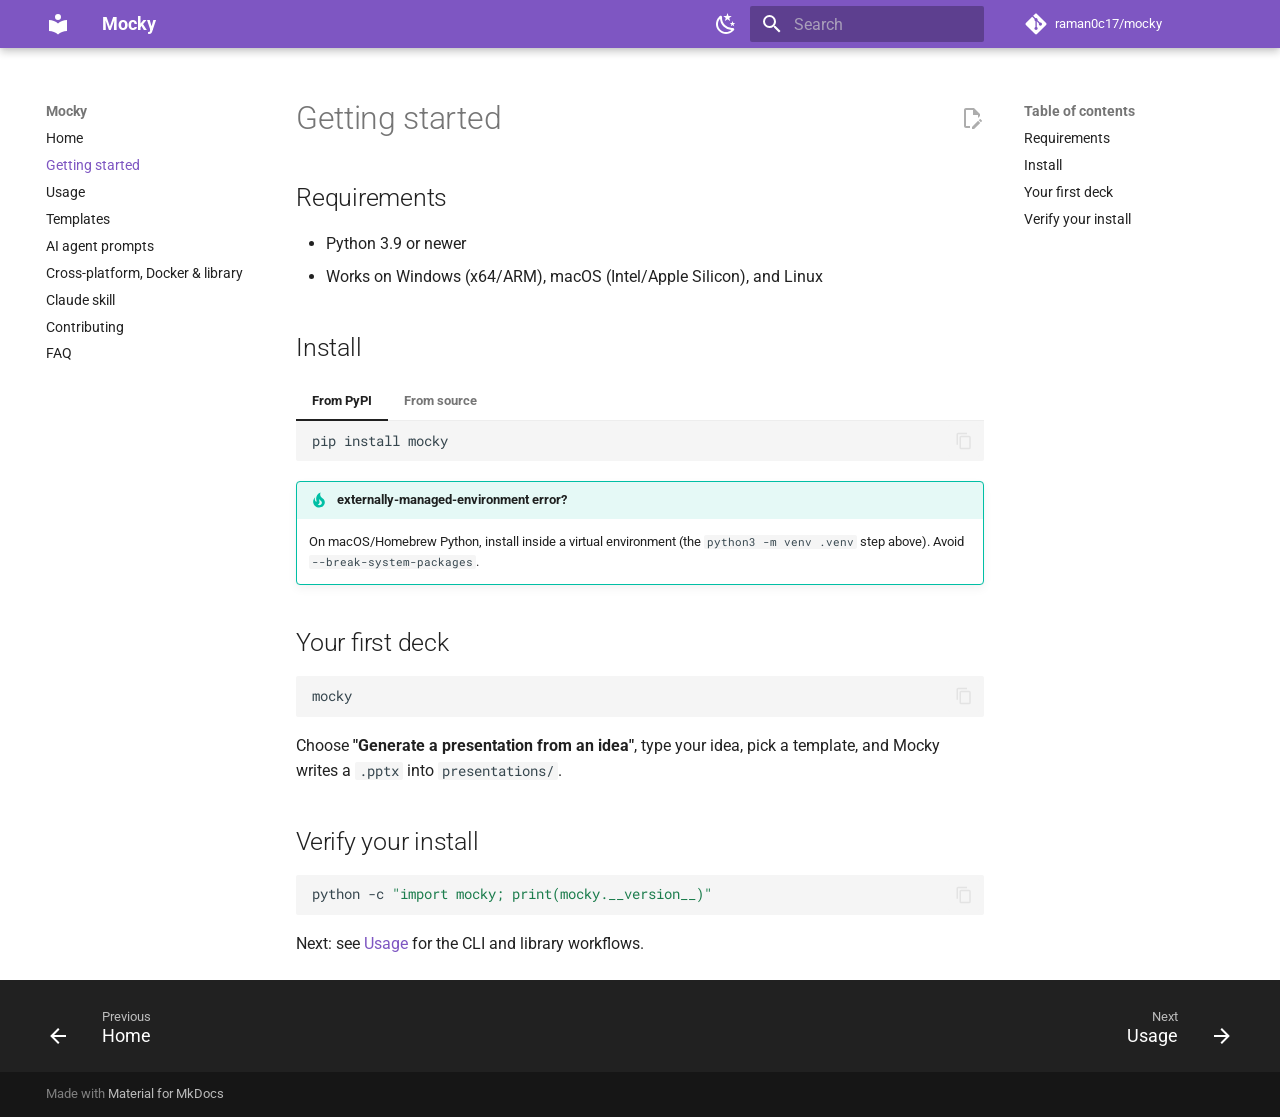
<file: getting-started/index.html>
<!doctype html>
<html lang="en" class="no-js">
  <head>
    
      <meta charset="utf-8">
      <meta name="viewport" content="width=device-width,initial-scale=1">
      
        <meta name="description" content="Turn an idea or Markdown into a polished, cross-platform PowerPoint deck.">
      
      
      
        <link rel="canonical" href="https://raman0c17.github.io/mocky/getting-started/">
      
      
        <link rel="prev" href="..">
      
      
        <link rel="next" href="../usage/">
      
      
        
      
      
      <link rel="icon" href="../assets/images/favicon.png">
      <meta name="generator" content="mkdocs-1.6.1, mkdocs-material-9.7.6">
    
    
      
        <title>Getting started - Mocky</title>
      
    
    
      <link rel="stylesheet" href="../assets/stylesheets/main.484c7ddc.min.css">
      
        
        <link rel="stylesheet" href="../assets/stylesheets/palette.ab4e12ef.min.css">
      
      


    
    
      
    
    
      
        
        
        <link rel="preconnect" href="https://fonts.gstatic.com" crossorigin>
        <link rel="stylesheet" href="https://fonts.googleapis.com/css?family=Roboto:300,300i,400,400i,700,700i%7CRoboto+Mono:400,400i,700,700i&display=fallback">
        <style>:root{--md-text-font:"Roboto";--md-code-font:"Roboto Mono"}</style>
      
    
    
    <script>__md_scope=new URL("..",location),__md_hash=e=>[...e].reduce(((e,_)=>(e<<5)-e+_.charCodeAt(0)),0),__md_get=(e,_=localStorage,t=__md_scope)=>JSON.parse(_.getItem(t.pathname+"."+e)),__md_set=(e,_,t=localStorage,a=__md_scope)=>{try{t.setItem(a.pathname+"."+e,JSON.stringify(_))}catch(e){}}</script>
    
      

    
    
  </head>
  
  
    
    
      
    
    
    
    
    <body dir="ltr" data-md-color-scheme="default" data-md-color-primary="deep-purple" data-md-color-accent="purple">
  
    
    <input class="md-toggle" data-md-toggle="drawer" type="checkbox" id="__drawer" autocomplete="off">
    <input class="md-toggle" data-md-toggle="search" type="checkbox" id="__search" autocomplete="off">
    <label class="md-overlay" for="__drawer"></label>
    <div data-md-component="skip">
      
        
        <a href="#getting-started" class="md-skip">
          Skip to content
        </a>
      
    </div>
    <div data-md-component="announce">
      
    </div>
    
    
      

  

<header class="md-header md-header--shadow" data-md-component="header">
  <nav class="md-header__inner md-grid" aria-label="Header">
    <a href=".." title="Mocky" class="md-header__button md-logo" aria-label="Mocky" data-md-component="logo">
      
  
  <svg xmlns="http://www.w3.org/2000/svg" viewBox="0 0 24 24"><path d="M12 8a3 3 0 0 0 3-3 3 3 0 0 0-3-3 3 3 0 0 0-3 3 3 3 0 0 0 3 3m0 3.54C9.64 9.35 6.5 8 3 8v11c3.5 0 6.64 1.35 9 3.54 2.36-2.19 5.5-3.54 9-3.54V8c-3.5 0-6.64 1.35-9 3.54"/></svg>

    </a>
    <label class="md-header__button md-icon" for="__drawer">
      
      <svg xmlns="http://www.w3.org/2000/svg" viewBox="0 0 24 24"><path d="M3 6h18v2H3zm0 5h18v2H3zm0 5h18v2H3z"/></svg>
    </label>
    <div class="md-header__title" data-md-component="header-title">
      <div class="md-header__ellipsis">
        <div class="md-header__topic">
          <span class="md-ellipsis">
            Mocky
          </span>
        </div>
        <div class="md-header__topic" data-md-component="header-topic">
          <span class="md-ellipsis">
            
              Getting started
            
          </span>
        </div>
      </div>
    </div>
    
      
        <form class="md-header__option" data-md-component="palette">
  
    
    
    
    <input class="md-option" data-md-color-media="(prefers-color-scheme: light)" data-md-color-scheme="default" data-md-color-primary="deep-purple" data-md-color-accent="purple"  aria-label="Switch to dark mode"  type="radio" name="__palette" id="__palette_0">
    
      <label class="md-header__button md-icon" title="Switch to dark mode" for="__palette_1" hidden>
        <svg xmlns="http://www.w3.org/2000/svg" viewBox="0 0 24 24"><path d="m17.75 4.09-2.53 1.94.91 3.06-2.63-1.81-2.63 1.81.91-3.06-2.53-1.94L12.44 4l1.06-3 1.06 3zm3.5 6.91-1.64 1.25.59 1.98-1.7-1.17-1.7 1.17.59-1.98L15.75 11l2.06-.05L18.5 9l.69 1.95zm-2.28 4.95c.83-.08 1.72 1.1 1.19 1.85-.32.45-.66.87-1.08 1.27C15.17 23 8.84 23 4.94 19.07c-3.91-3.9-3.91-10.24 0-14.14.4-.4.82-.76 1.27-1.08.75-.53 1.93.36 1.85 1.19-.27 2.86.69 5.83 2.89 8.02a9.96 9.96 0 0 0 8.02 2.89m-1.64 2.02a12.08 12.08 0 0 1-7.8-3.47c-2.17-2.19-3.33-5-3.49-7.82-2.81 3.14-2.7 7.96.31 10.98 3.02 3.01 7.84 3.12 10.98.31"/></svg>
      </label>
    
  
    
    
    
    <input class="md-option" data-md-color-media="(prefers-color-scheme: dark)" data-md-color-scheme="slate" data-md-color-primary="deep-purple" data-md-color-accent="purple"  aria-label="Switch to light mode"  type="radio" name="__palette" id="__palette_1">
    
      <label class="md-header__button md-icon" title="Switch to light mode" for="__palette_0" hidden>
        <svg xmlns="http://www.w3.org/2000/svg" viewBox="0 0 24 24"><path d="M12 7a5 5 0 0 1 5 5 5 5 0 0 1-5 5 5 5 0 0 1-5-5 5 5 0 0 1 5-5m0 2a3 3 0 0 0-3 3 3 3 0 0 0 3 3 3 3 0 0 0 3-3 3 3 0 0 0-3-3m0-7 2.39 3.42C13.65 5.15 12.84 5 12 5s-1.65.15-2.39.42zM3.34 7l4.16-.35A7.2 7.2 0 0 0 5.94 8.5c-.44.74-.69 1.5-.83 2.29zm.02 10 1.76-3.77a7.131 7.131 0 0 0 2.38 4.14zM20.65 7l-1.77 3.79a7.02 7.02 0 0 0-2.38-4.15zm-.01 10-4.14.36c.59-.51 1.12-1.14 1.54-1.86.42-.73.69-1.5.83-2.29zM12 22l-2.41-3.44c.74.27 1.55.44 2.41.44.82 0 1.63-.17 2.37-.44z"/></svg>
      </label>
    
  
</form>
      
    
    
      <script>var palette=__md_get("__palette");if(palette&&palette.color){if("(prefers-color-scheme)"===palette.color.media){var media=matchMedia("(prefers-color-scheme: light)"),input=document.querySelector(media.matches?"[data-md-color-media='(prefers-color-scheme: light)']":"[data-md-color-media='(prefers-color-scheme: dark)']");palette.color.media=input.getAttribute("data-md-color-media"),palette.color.scheme=input.getAttribute("data-md-color-scheme"),palette.color.primary=input.getAttribute("data-md-color-primary"),palette.color.accent=input.getAttribute("data-md-color-accent")}for(var[key,value]of Object.entries(palette.color))document.body.setAttribute("data-md-color-"+key,value)}</script>
    
    
    
      
      
        <label class="md-header__button md-icon" for="__search">
          
          <svg xmlns="http://www.w3.org/2000/svg" viewBox="0 0 24 24"><path d="M9.5 3A6.5 6.5 0 0 1 16 9.5c0 1.61-.59 3.09-1.56 4.23l.27.27h.79l5 5-1.5 1.5-5-5v-.79l-.27-.27A6.52 6.52 0 0 1 9.5 16 6.5 6.5 0 0 1 3 9.5 6.5 6.5 0 0 1 9.5 3m0 2C7 5 5 7 5 9.5S7 14 9.5 14 14 12 14 9.5 12 5 9.5 5"/></svg>
        </label>
        <div class="md-search" data-md-component="search" role="dialog">
  <label class="md-search__overlay" for="__search"></label>
  <div class="md-search__inner" role="search">
    <form class="md-search__form" name="search">
      <input type="text" class="md-search__input" name="query" aria-label="Search" placeholder="Search" autocapitalize="off" autocorrect="off" autocomplete="off" spellcheck="false" data-md-component="search-query" required>
      <label class="md-search__icon md-icon" for="__search">
        
        <svg xmlns="http://www.w3.org/2000/svg" viewBox="0 0 24 24"><path d="M9.5 3A6.5 6.5 0 0 1 16 9.5c0 1.61-.59 3.09-1.56 4.23l.27.27h.79l5 5-1.5 1.5-5-5v-.79l-.27-.27A6.52 6.52 0 0 1 9.5 16 6.5 6.5 0 0 1 3 9.5 6.5 6.5 0 0 1 9.5 3m0 2C7 5 5 7 5 9.5S7 14 9.5 14 14 12 14 9.5 12 5 9.5 5"/></svg>
        
        <svg xmlns="http://www.w3.org/2000/svg" viewBox="0 0 24 24"><path d="M20 11v2H8l5.5 5.5-1.42 1.42L4.16 12l7.92-7.92L13.5 5.5 8 11z"/></svg>
      </label>
      <nav class="md-search__options" aria-label="Search">
        
        <button type="reset" class="md-search__icon md-icon" title="Clear" aria-label="Clear" tabindex="-1">
          
          <svg xmlns="http://www.w3.org/2000/svg" viewBox="0 0 24 24"><path d="M19 6.41 17.59 5 12 10.59 6.41 5 5 6.41 10.59 12 5 17.59 6.41 19 12 13.41 17.59 19 19 17.59 13.41 12z"/></svg>
        </button>
      </nav>
      
        <div class="md-search__suggest" data-md-component="search-suggest"></div>
      
    </form>
    <div class="md-search__output">
      <div class="md-search__scrollwrap" tabindex="0" data-md-scrollfix>
        <div class="md-search-result" data-md-component="search-result">
          <div class="md-search-result__meta">
            Initializing search
          </div>
          <ol class="md-search-result__list" role="presentation"></ol>
        </div>
      </div>
    </div>
  </div>
</div>
      
    
    
      <div class="md-header__source">
        <a href="https://github.com/raman0c17/mocky" title="Go to repository" class="md-source" data-md-component="source">
  <div class="md-source__icon md-icon">
    
    <svg xmlns="http://www.w3.org/2000/svg" viewBox="0 0 448 512"><!--! Font Awesome Free 7.1.0 by @fontawesome - https://fontawesome.com License - https://fontawesome.com/license/free (Icons: CC BY 4.0, Fonts: SIL OFL 1.1, Code: MIT License) Copyright 2025 Fonticons, Inc.--><path d="M439.6 236.1 244 40.5c-5.4-5.5-12.8-8.5-20.4-8.5s-15 3-20.4 8.4L162.5 81l51.5 51.5c27.1-9.1 52.7 16.8 43.4 43.7l49.7 49.7c34.2-11.8 61.2 31 35.5 56.7-26.5 26.5-70.2-2.9-56-37.3L240.3 199v121.9c25.3 12.5 22.3 41.8 9.1 55-6.4 6.4-15.2 10.1-24.3 10.1s-17.8-3.6-24.3-10.1c-17.6-17.6-11.1-46.9 11.2-56v-123c-20.8-8.5-24.6-30.7-18.6-45L142.6 101 8.5 235.1C3 240.6 0 247.9 0 255.5s3 15 8.5 20.4l195.6 195.7c5.4 5.4 12.7 8.4 20.4 8.4s15-3 20.4-8.4l194.7-194.7c5.4-5.4 8.4-12.8 8.4-20.4s-3-15-8.4-20.4"/></svg>
  </div>
  <div class="md-source__repository">
    raman0c17/mocky
  </div>
</a>
      </div>
    
  </nav>
  
</header>
    
    <div class="md-container" data-md-component="container">
      
      
        
          
        
      
      <main class="md-main" data-md-component="main">
        <div class="md-main__inner md-grid">
          
            
              
              <div class="md-sidebar md-sidebar--primary" data-md-component="sidebar" data-md-type="navigation" >
                <div class="md-sidebar__scrollwrap">
                  <div class="md-sidebar__inner">
                    



<nav class="md-nav md-nav--primary" aria-label="Navigation" data-md-level="0">
  <label class="md-nav__title" for="__drawer">
    <a href=".." title="Mocky" class="md-nav__button md-logo" aria-label="Mocky" data-md-component="logo">
      
  
  <svg xmlns="http://www.w3.org/2000/svg" viewBox="0 0 24 24"><path d="M12 8a3 3 0 0 0 3-3 3 3 0 0 0-3-3 3 3 0 0 0-3 3 3 3 0 0 0 3 3m0 3.54C9.64 9.35 6.5 8 3 8v11c3.5 0 6.64 1.35 9 3.54 2.36-2.19 5.5-3.54 9-3.54V8c-3.5 0-6.64 1.35-9 3.54"/></svg>

    </a>
    Mocky
  </label>
  
    <div class="md-nav__source">
      <a href="https://github.com/raman0c17/mocky" title="Go to repository" class="md-source" data-md-component="source">
  <div class="md-source__icon md-icon">
    
    <svg xmlns="http://www.w3.org/2000/svg" viewBox="0 0 448 512"><!--! Font Awesome Free 7.1.0 by @fontawesome - https://fontawesome.com License - https://fontawesome.com/license/free (Icons: CC BY 4.0, Fonts: SIL OFL 1.1, Code: MIT License) Copyright 2025 Fonticons, Inc.--><path d="M439.6 236.1 244 40.5c-5.4-5.5-12.8-8.5-20.4-8.5s-15 3-20.4 8.4L162.5 81l51.5 51.5c27.1-9.1 52.7 16.8 43.4 43.7l49.7 49.7c34.2-11.8 61.2 31 35.5 56.7-26.5 26.5-70.2-2.9-56-37.3L240.3 199v121.9c25.3 12.5 22.3 41.8 9.1 55-6.4 6.4-15.2 10.1-24.3 10.1s-17.8-3.6-24.3-10.1c-17.6-17.6-11.1-46.9 11.2-56v-123c-20.8-8.5-24.6-30.7-18.6-45L142.6 101 8.5 235.1C3 240.6 0 247.9 0 255.5s3 15 8.5 20.4l195.6 195.7c5.4 5.4 12.7 8.4 20.4 8.4s15-3 20.4-8.4l194.7-194.7c5.4-5.4 8.4-12.8 8.4-20.4s-3-15-8.4-20.4"/></svg>
  </div>
  <div class="md-source__repository">
    raman0c17/mocky
  </div>
</a>
    </div>
  
  <ul class="md-nav__list" data-md-scrollfix>
    
      
      
  
  
  
  
    <li class="md-nav__item">
      <a href=".." class="md-nav__link">
        
  
  
  <span class="md-ellipsis">
    
  
    Home
  

    
  </span>
  
  

      </a>
    </li>
  

    
      
      
  
  
    
  
  
  
    <li class="md-nav__item md-nav__item--active">
      
      <input class="md-nav__toggle md-toggle" type="checkbox" id="__toc">
      
      
        
      
      
        <label class="md-nav__link md-nav__link--active" for="__toc">
          
  
  
  <span class="md-ellipsis">
    
  
    Getting started
  

    
  </span>
  
  

          <span class="md-nav__icon md-icon"></span>
        </label>
      
      <a href="./" class="md-nav__link md-nav__link--active">
        
  
  
  <span class="md-ellipsis">
    
  
    Getting started
  

    
  </span>
  
  

      </a>
      
        

<nav class="md-nav md-nav--secondary" aria-label="Table of contents">
  
  
  
    
  
  
    <label class="md-nav__title" for="__toc">
      <span class="md-nav__icon md-icon"></span>
      Table of contents
    </label>
    <ul class="md-nav__list" data-md-component="toc" data-md-scrollfix>
      
        <li class="md-nav__item">
  <a href="#requirements" class="md-nav__link">
    <span class="md-ellipsis">
      
        Requirements
      
    </span>
  </a>
  
</li>
      
        <li class="md-nav__item">
  <a href="#install" class="md-nav__link">
    <span class="md-ellipsis">
      
        Install
      
    </span>
  </a>
  
</li>
      
        <li class="md-nav__item">
  <a href="#your-first-deck" class="md-nav__link">
    <span class="md-ellipsis">
      
        Your first deck
      
    </span>
  </a>
  
</li>
      
        <li class="md-nav__item">
  <a href="#verify-your-install" class="md-nav__link">
    <span class="md-ellipsis">
      
        Verify your install
      
    </span>
  </a>
  
</li>
      
    </ul>
  
</nav>
      
    </li>
  

    
      
      
  
  
  
  
    <li class="md-nav__item">
      <a href="../usage/" class="md-nav__link">
        
  
  
  <span class="md-ellipsis">
    
  
    Usage
  

    
  </span>
  
  

      </a>
    </li>
  

    
      
      
  
  
  
  
    <li class="md-nav__item">
      <a href="../templates/" class="md-nav__link">
        
  
  
  <span class="md-ellipsis">
    
  
    Templates
  

    
  </span>
  
  

      </a>
    </li>
  

    
      
      
  
  
  
  
    <li class="md-nav__item">
      <a href="../agents/" class="md-nav__link">
        
  
  
  <span class="md-ellipsis">
    
  
    AI agent prompts
  

    
  </span>
  
  

      </a>
    </li>
  

    
      
      
  
  
  
  
    <li class="md-nav__item">
      <a href="../cross-platform/" class="md-nav__link">
        
  
  
  <span class="md-ellipsis">
    
  
    Cross-platform, Docker & library
  

    
  </span>
  
  

      </a>
    </li>
  

    
      
      
  
  
  
  
    <li class="md-nav__item">
      <a href="../skill/" class="md-nav__link">
        
  
  
  <span class="md-ellipsis">
    
  
    Claude skill
  

    
  </span>
  
  

      </a>
    </li>
  

    
      
      
  
  
  
  
    <li class="md-nav__item">
      <a href="../contributing/" class="md-nav__link">
        
  
  
  <span class="md-ellipsis">
    
  
    Contributing
  

    
  </span>
  
  

      </a>
    </li>
  

    
      
      
  
  
  
  
    <li class="md-nav__item">
      <a href="../faq/" class="md-nav__link">
        
  
  
  <span class="md-ellipsis">
    
  
    FAQ
  

    
  </span>
  
  

      </a>
    </li>
  

    
  </ul>
</nav>
                  </div>
                </div>
              </div>
            
            
              
              <div class="md-sidebar md-sidebar--secondary" data-md-component="sidebar" data-md-type="toc" >
                <div class="md-sidebar__scrollwrap">
                  <div class="md-sidebar__inner">
                    

<nav class="md-nav md-nav--secondary" aria-label="Table of contents">
  
  
  
    
  
  
    <label class="md-nav__title" for="__toc">
      <span class="md-nav__icon md-icon"></span>
      Table of contents
    </label>
    <ul class="md-nav__list" data-md-component="toc" data-md-scrollfix>
      
        <li class="md-nav__item">
  <a href="#requirements" class="md-nav__link">
    <span class="md-ellipsis">
      
        Requirements
      
    </span>
  </a>
  
</li>
      
        <li class="md-nav__item">
  <a href="#install" class="md-nav__link">
    <span class="md-ellipsis">
      
        Install
      
    </span>
  </a>
  
</li>
      
        <li class="md-nav__item">
  <a href="#your-first-deck" class="md-nav__link">
    <span class="md-ellipsis">
      
        Your first deck
      
    </span>
  </a>
  
</li>
      
        <li class="md-nav__item">
  <a href="#verify-your-install" class="md-nav__link">
    <span class="md-ellipsis">
      
        Verify your install
      
    </span>
  </a>
  
</li>
      
    </ul>
  
</nav>
                  </div>
                </div>
              </div>
            
          
          
            <div class="md-content" data-md-component="content">
              
              <article class="md-content__inner md-typeset">
                
                  


  
    <a href="https://github.com/raman0c17/mocky/edit/master/docs/getting-started.md" title="Edit this page" class="md-content__button md-icon" rel="edit">
      
      <svg xmlns="http://www.w3.org/2000/svg" viewBox="0 0 24 24"><path d="M10 20H6V4h7v5h5v3.1l2-2V8l-6-6H6c-1.1 0-2 .9-2 2v16c0 1.1.9 2 2 2h4zm10.2-7c.1 0 .3.1.4.2l1.3 1.3c.2.2.2.6 0 .8l-1 1-2.1-2.1 1-1c.1-.1.2-.2.4-.2m0 3.9L14.1 23H12v-2.1l6.1-6.1z"/></svg>
    </a>
  
  


<h1 id="getting-started">Getting started<a class="headerlink" href="#getting-started" title="Permanent link">&para;</a></h1>
<h2 id="requirements">Requirements<a class="headerlink" href="#requirements" title="Permanent link">&para;</a></h2>
<ul>
<li>Python 3.9 or newer</li>
<li>Works on Windows (x64/ARM), macOS (Intel/Apple Silicon), and Linux</li>
</ul>
<h2 id="install">Install<a class="headerlink" href="#install" title="Permanent link">&para;</a></h2>
<div class="tabbed-set tabbed-alternate" data-tabs="1:2"><input checked="checked" id="__tabbed_1_1" name="__tabbed_1" type="radio" /><input id="__tabbed_1_2" name="__tabbed_1" type="radio" /><div class="tabbed-labels"><label for="__tabbed_1_1">From PyPI</label><label for="__tabbed_1_2">From source</label></div>
<div class="tabbed-content">
<div class="tabbed-block">
<div class="highlight"><pre><span></span><code><a id="__codelineno-0-1" name="__codelineno-0-1" href="#__codelineno-0-1"></a>pip<span class="w"> </span>install<span class="w"> </span>mocky
</code></pre></div>
</div>
<div class="tabbed-block">
<div class="highlight"><pre><span></span><code><a id="__codelineno-1-1" name="__codelineno-1-1" href="#__codelineno-1-1"></a>git<span class="w"> </span>clone<span class="w"> </span>https://github.com/raman0c17/mocky.git
<a id="__codelineno-1-2" name="__codelineno-1-2" href="#__codelineno-1-2"></a><span class="nb">cd</span><span class="w"> </span>mocky
<a id="__codelineno-1-3" name="__codelineno-1-3" href="#__codelineno-1-3"></a>python3<span class="w"> </span>-m<span class="w"> </span>venv<span class="w"> </span>.venv
<a id="__codelineno-1-4" name="__codelineno-1-4" href="#__codelineno-1-4"></a><span class="nb">source</span><span class="w"> </span>.venv/bin/activate<span class="w">      </span><span class="c1"># Windows: .venv\Scripts\activate</span>
<a id="__codelineno-1-5" name="__codelineno-1-5" href="#__codelineno-1-5"></a>pip<span class="w"> </span>install<span class="w"> </span>-e<span class="w"> </span><span class="s2">&quot;.[dev]&quot;</span>
</code></pre></div>
</div>
</div>
</div>
<div class="admonition tip">
<p class="admonition-title">externally-managed-environment error?</p>
<p>On macOS/Homebrew Python, install inside a virtual environment (the <code>python3 -m venv .venv</code> step above). Avoid <code>--break-system-packages</code>.</p>
</div>
<h2 id="your-first-deck">Your first deck<a class="headerlink" href="#your-first-deck" title="Permanent link">&para;</a></h2>
<div class="highlight"><pre><span></span><code><a id="__codelineno-2-1" name="__codelineno-2-1" href="#__codelineno-2-1"></a>mocky
</code></pre></div>
<p>Choose <strong>"Generate a presentation from an idea"</strong>, type your idea, pick a
template, and Mocky writes a <code>.pptx</code> into <code>presentations/</code>.</p>
<h2 id="verify-your-install">Verify your install<a class="headerlink" href="#verify-your-install" title="Permanent link">&para;</a></h2>
<div class="highlight"><pre><span></span><code><a id="__codelineno-3-1" name="__codelineno-3-1" href="#__codelineno-3-1"></a>python<span class="w"> </span>-c<span class="w"> </span><span class="s2">&quot;import mocky; print(mocky.__version__)&quot;</span>
</code></pre></div>
<p>Next: see <a href="../usage/">Usage</a> for the CLI and library workflows.</p>












                
              </article>
            </div>
          
          
<script>var target=document.getElementById(location.hash.slice(1));target&&target.name&&(target.checked=target.name.startsWith("__tabbed_"))</script>
        </div>
        
          <button type="button" class="md-top md-icon" data-md-component="top" hidden>
  
  <svg xmlns="http://www.w3.org/2000/svg" viewBox="0 0 24 24"><path d="M13 20h-2V8l-5.5 5.5-1.42-1.42L12 4.16l7.92 7.92-1.42 1.42L13 8z"/></svg>
  Back to top
</button>
        
      </main>
      
        <footer class="md-footer">
  
    
      
      <nav class="md-footer__inner md-grid" aria-label="Footer" >
        
          
          <a href=".." class="md-footer__link md-footer__link--prev" aria-label="Previous: Home">
            <div class="md-footer__button md-icon">
              
              <svg xmlns="http://www.w3.org/2000/svg" viewBox="0 0 24 24"><path d="M20 11v2H8l5.5 5.5-1.42 1.42L4.16 12l7.92-7.92L13.5 5.5 8 11z"/></svg>
            </div>
            <div class="md-footer__title">
              <span class="md-footer__direction">
                Previous
              </span>
              <div class="md-ellipsis">
                Home
              </div>
            </div>
          </a>
        
        
          
          <a href="../usage/" class="md-footer__link md-footer__link--next" aria-label="Next: Usage">
            <div class="md-footer__title">
              <span class="md-footer__direction">
                Next
              </span>
              <div class="md-ellipsis">
                Usage
              </div>
            </div>
            <div class="md-footer__button md-icon">
              
              <svg xmlns="http://www.w3.org/2000/svg" viewBox="0 0 24 24"><path d="M4 11v2h12l-5.5 5.5 1.42 1.42L19.84 12l-7.92-7.92L10.5 5.5 16 11z"/></svg>
            </div>
          </a>
        
      </nav>
    
  
  <div class="md-footer-meta md-typeset">
    <div class="md-footer-meta__inner md-grid">
      <div class="md-copyright">
  
  
    Made with
    <a href="https://squidfunk.github.io/mkdocs-material/" target="_blank" rel="noopener">
      Material for MkDocs
    </a>
  
</div>
      
    </div>
  </div>
</footer>
      
    </div>
    <div class="md-dialog" data-md-component="dialog">
      <div class="md-dialog__inner md-typeset"></div>
    </div>
    
    
    
      
      
      <script id="__config" type="application/json">{"annotate": null, "base": "..", "features": ["navigation.sections", "navigation.top", "navigation.footer", "content.code.copy", "content.action.edit", "search.suggest", "search.highlight"], "search": "../assets/javascripts/workers/search.2c215733.min.js", "tags": null, "translations": {"clipboard.copied": "Copied to clipboard", "clipboard.copy": "Copy to clipboard", "search.result.more.one": "1 more on this page", "search.result.more.other": "# more on this page", "search.result.none": "No matching documents", "search.result.one": "1 matching document", "search.result.other": "# matching documents", "search.result.placeholder": "Type to start searching", "search.result.term.missing": "Missing", "select.version": "Select version"}, "version": null}</script>
    
    
      <script src="../assets/javascripts/bundle.79ae519e.min.js"></script>
      
    
  </body>
</html>
</file>
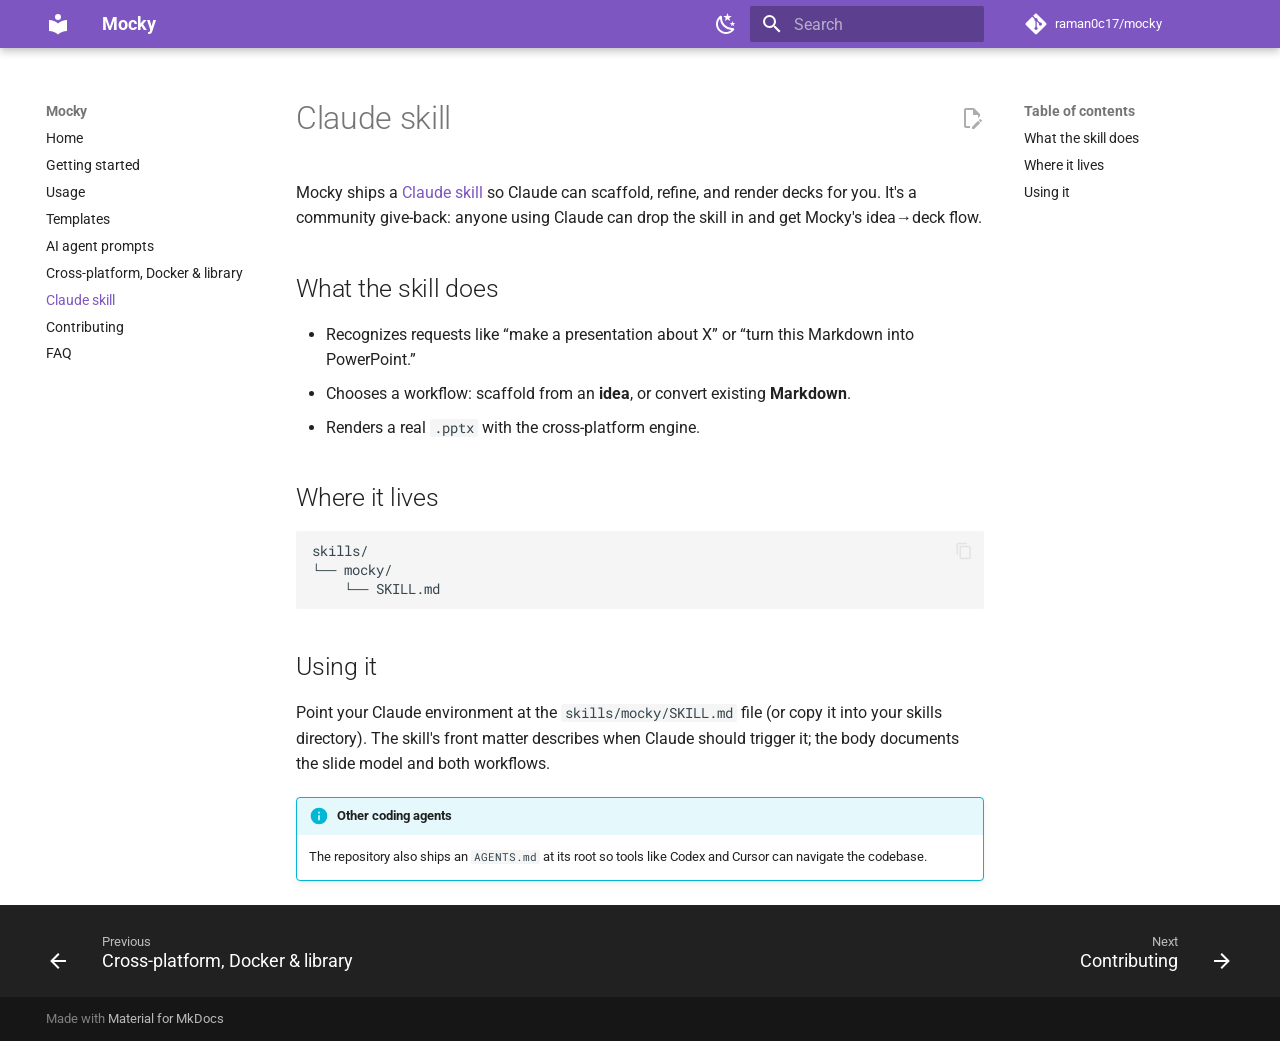
<file: skill/index.html>
<!doctype html>
<html lang="en" class="no-js">
  <head>
    
      <meta charset="utf-8">
      <meta name="viewport" content="width=device-width,initial-scale=1">
      
        <meta name="description" content="Turn an idea or Markdown into a polished, cross-platform PowerPoint deck.">
      
      
      
        <link rel="canonical" href="https://raman0c17.github.io/mocky/skill/">
      
      
        <link rel="prev" href="../cross-platform/">
      
      
        <link rel="next" href="../contributing/">
      
      
        
      
      
      <link rel="icon" href="../assets/images/favicon.png">
      <meta name="generator" content="mkdocs-1.6.1, mkdocs-material-9.7.6">
    
    
      
        <title>Claude skill - Mocky</title>
      
    
    
      <link rel="stylesheet" href="../assets/stylesheets/main.484c7ddc.min.css">
      
        
        <link rel="stylesheet" href="../assets/stylesheets/palette.ab4e12ef.min.css">
      
      


    
    
      
    
    
      
        
        
        <link rel="preconnect" href="https://fonts.gstatic.com" crossorigin>
        <link rel="stylesheet" href="https://fonts.googleapis.com/css?family=Roboto:300,300i,400,400i,700,700i%7CRoboto+Mono:400,400i,700,700i&display=fallback">
        <style>:root{--md-text-font:"Roboto";--md-code-font:"Roboto Mono"}</style>
      
    
    
    <script>__md_scope=new URL("..",location),__md_hash=e=>[...e].reduce(((e,_)=>(e<<5)-e+_.charCodeAt(0)),0),__md_get=(e,_=localStorage,t=__md_scope)=>JSON.parse(_.getItem(t.pathname+"."+e)),__md_set=(e,_,t=localStorage,a=__md_scope)=>{try{t.setItem(a.pathname+"."+e,JSON.stringify(_))}catch(e){}}</script>
    
      

    
    
  </head>
  
  
    
    
      
    
    
    
    
    <body dir="ltr" data-md-color-scheme="default" data-md-color-primary="deep-purple" data-md-color-accent="purple">
  
    
    <input class="md-toggle" data-md-toggle="drawer" type="checkbox" id="__drawer" autocomplete="off">
    <input class="md-toggle" data-md-toggle="search" type="checkbox" id="__search" autocomplete="off">
    <label class="md-overlay" for="__drawer"></label>
    <div data-md-component="skip">
      
        
        <a href="#claude-skill" class="md-skip">
          Skip to content
        </a>
      
    </div>
    <div data-md-component="announce">
      
    </div>
    
    
      

  

<header class="md-header md-header--shadow" data-md-component="header">
  <nav class="md-header__inner md-grid" aria-label="Header">
    <a href=".." title="Mocky" class="md-header__button md-logo" aria-label="Mocky" data-md-component="logo">
      
  
  <svg xmlns="http://www.w3.org/2000/svg" viewBox="0 0 24 24"><path d="M12 8a3 3 0 0 0 3-3 3 3 0 0 0-3-3 3 3 0 0 0-3 3 3 3 0 0 0 3 3m0 3.54C9.64 9.35 6.5 8 3 8v11c3.5 0 6.64 1.35 9 3.54 2.36-2.19 5.5-3.54 9-3.54V8c-3.5 0-6.64 1.35-9 3.54"/></svg>

    </a>
    <label class="md-header__button md-icon" for="__drawer">
      
      <svg xmlns="http://www.w3.org/2000/svg" viewBox="0 0 24 24"><path d="M3 6h18v2H3zm0 5h18v2H3zm0 5h18v2H3z"/></svg>
    </label>
    <div class="md-header__title" data-md-component="header-title">
      <div class="md-header__ellipsis">
        <div class="md-header__topic">
          <span class="md-ellipsis">
            Mocky
          </span>
        </div>
        <div class="md-header__topic" data-md-component="header-topic">
          <span class="md-ellipsis">
            
              Claude skill
            
          </span>
        </div>
      </div>
    </div>
    
      
        <form class="md-header__option" data-md-component="palette">
  
    
    
    
    <input class="md-option" data-md-color-media="(prefers-color-scheme: light)" data-md-color-scheme="default" data-md-color-primary="deep-purple" data-md-color-accent="purple"  aria-label="Switch to dark mode"  type="radio" name="__palette" id="__palette_0">
    
      <label class="md-header__button md-icon" title="Switch to dark mode" for="__palette_1" hidden>
        <svg xmlns="http://www.w3.org/2000/svg" viewBox="0 0 24 24"><path d="m17.75 4.09-2.53 1.94.91 3.06-2.63-1.81-2.63 1.81.91-3.06-2.53-1.94L12.44 4l1.06-3 1.06 3zm3.5 6.91-1.64 1.25.59 1.98-1.7-1.17-1.7 1.17.59-1.98L15.75 11l2.06-.05L18.5 9l.69 1.95zm-2.28 4.95c.83-.08 1.72 1.1 1.19 1.85-.32.45-.66.87-1.08 1.27C15.17 23 8.84 23 4.94 19.07c-3.91-3.9-3.91-10.24 0-14.14.4-.4.82-.76 1.27-1.08.75-.53 1.93.36 1.85 1.19-.27 2.86.69 5.83 2.89 8.02a9.96 9.96 0 0 0 8.02 2.89m-1.64 2.02a12.08 12.08 0 0 1-7.8-3.47c-2.17-2.19-3.33-5-3.49-7.82-2.81 3.14-2.7 7.96.31 10.98 3.02 3.01 7.84 3.12 10.98.31"/></svg>
      </label>
    
  
    
    
    
    <input class="md-option" data-md-color-media="(prefers-color-scheme: dark)" data-md-color-scheme="slate" data-md-color-primary="deep-purple" data-md-color-accent="purple"  aria-label="Switch to light mode"  type="radio" name="__palette" id="__palette_1">
    
      <label class="md-header__button md-icon" title="Switch to light mode" for="__palette_0" hidden>
        <svg xmlns="http://www.w3.org/2000/svg" viewBox="0 0 24 24"><path d="M12 7a5 5 0 0 1 5 5 5 5 0 0 1-5 5 5 5 0 0 1-5-5 5 5 0 0 1 5-5m0 2a3 3 0 0 0-3 3 3 3 0 0 0 3 3 3 3 0 0 0 3-3 3 3 0 0 0-3-3m0-7 2.39 3.42C13.65 5.15 12.84 5 12 5s-1.65.15-2.39.42zM3.34 7l4.16-.35A7.2 7.2 0 0 0 5.94 8.5c-.44.74-.69 1.5-.83 2.29zm.02 10 1.76-3.77a7.131 7.131 0 0 0 2.38 4.14zM20.65 7l-1.77 3.79a7.02 7.02 0 0 0-2.38-4.15zm-.01 10-4.14.36c.59-.51 1.12-1.14 1.54-1.86.42-.73.69-1.5.83-2.29zM12 22l-2.41-3.44c.74.27 1.55.44 2.41.44.82 0 1.63-.17 2.37-.44z"/></svg>
      </label>
    
  
</form>
      
    
    
      <script>var palette=__md_get("__palette");if(palette&&palette.color){if("(prefers-color-scheme)"===palette.color.media){var media=matchMedia("(prefers-color-scheme: light)"),input=document.querySelector(media.matches?"[data-md-color-media='(prefers-color-scheme: light)']":"[data-md-color-media='(prefers-color-scheme: dark)']");palette.color.media=input.getAttribute("data-md-color-media"),palette.color.scheme=input.getAttribute("data-md-color-scheme"),palette.color.primary=input.getAttribute("data-md-color-primary"),palette.color.accent=input.getAttribute("data-md-color-accent")}for(var[key,value]of Object.entries(palette.color))document.body.setAttribute("data-md-color-"+key,value)}</script>
    
    
    
      
      
        <label class="md-header__button md-icon" for="__search">
          
          <svg xmlns="http://www.w3.org/2000/svg" viewBox="0 0 24 24"><path d="M9.5 3A6.5 6.5 0 0 1 16 9.5c0 1.61-.59 3.09-1.56 4.23l.27.27h.79l5 5-1.5 1.5-5-5v-.79l-.27-.27A6.52 6.52 0 0 1 9.5 16 6.5 6.5 0 0 1 3 9.5 6.5 6.5 0 0 1 9.5 3m0 2C7 5 5 7 5 9.5S7 14 9.5 14 14 12 14 9.5 12 5 9.5 5"/></svg>
        </label>
        <div class="md-search" data-md-component="search" role="dialog">
  <label class="md-search__overlay" for="__search"></label>
  <div class="md-search__inner" role="search">
    <form class="md-search__form" name="search">
      <input type="text" class="md-search__input" name="query" aria-label="Search" placeholder="Search" autocapitalize="off" autocorrect="off" autocomplete="off" spellcheck="false" data-md-component="search-query" required>
      <label class="md-search__icon md-icon" for="__search">
        
        <svg xmlns="http://www.w3.org/2000/svg" viewBox="0 0 24 24"><path d="M9.5 3A6.5 6.5 0 0 1 16 9.5c0 1.61-.59 3.09-1.56 4.23l.27.27h.79l5 5-1.5 1.5-5-5v-.79l-.27-.27A6.52 6.52 0 0 1 9.5 16 6.5 6.5 0 0 1 3 9.5 6.5 6.5 0 0 1 9.5 3m0 2C7 5 5 7 5 9.5S7 14 9.5 14 14 12 14 9.5 12 5 9.5 5"/></svg>
        
        <svg xmlns="http://www.w3.org/2000/svg" viewBox="0 0 24 24"><path d="M20 11v2H8l5.5 5.5-1.42 1.42L4.16 12l7.92-7.92L13.5 5.5 8 11z"/></svg>
      </label>
      <nav class="md-search__options" aria-label="Search">
        
        <button type="reset" class="md-search__icon md-icon" title="Clear" aria-label="Clear" tabindex="-1">
          
          <svg xmlns="http://www.w3.org/2000/svg" viewBox="0 0 24 24"><path d="M19 6.41 17.59 5 12 10.59 6.41 5 5 6.41 10.59 12 5 17.59 6.41 19 12 13.41 17.59 19 19 17.59 13.41 12z"/></svg>
        </button>
      </nav>
      
        <div class="md-search__suggest" data-md-component="search-suggest"></div>
      
    </form>
    <div class="md-search__output">
      <div class="md-search__scrollwrap" tabindex="0" data-md-scrollfix>
        <div class="md-search-result" data-md-component="search-result">
          <div class="md-search-result__meta">
            Initializing search
          </div>
          <ol class="md-search-result__list" role="presentation"></ol>
        </div>
      </div>
    </div>
  </div>
</div>
      
    
    
      <div class="md-header__source">
        <a href="https://github.com/raman0c17/mocky" title="Go to repository" class="md-source" data-md-component="source">
  <div class="md-source__icon md-icon">
    
    <svg xmlns="http://www.w3.org/2000/svg" viewBox="0 0 448 512"><!--! Font Awesome Free 7.1.0 by @fontawesome - https://fontawesome.com License - https://fontawesome.com/license/free (Icons: CC BY 4.0, Fonts: SIL OFL 1.1, Code: MIT License) Copyright 2025 Fonticons, Inc.--><path d="M439.6 236.1 244 40.5c-5.4-5.5-12.8-8.5-20.4-8.5s-15 3-20.4 8.4L162.5 81l51.5 51.5c27.1-9.1 52.7 16.8 43.4 43.7l49.7 49.7c34.2-11.8 61.2 31 35.5 56.7-26.5 26.5-70.2-2.9-56-37.3L240.3 199v121.9c25.3 12.5 22.3 41.8 9.1 55-6.4 6.4-15.2 10.1-24.3 10.1s-17.8-3.6-24.3-10.1c-17.6-17.6-11.1-46.9 11.2-56v-123c-20.8-8.5-24.6-30.7-18.6-45L142.6 101 8.5 235.1C3 240.6 0 247.9 0 255.5s3 15 8.5 20.4l195.6 195.7c5.4 5.4 12.7 8.4 20.4 8.4s15-3 20.4-8.4l194.7-194.7c5.4-5.4 8.4-12.8 8.4-20.4s-3-15-8.4-20.4"/></svg>
  </div>
  <div class="md-source__repository">
    raman0c17/mocky
  </div>
</a>
      </div>
    
  </nav>
  
</header>
    
    <div class="md-container" data-md-component="container">
      
      
        
          
        
      
      <main class="md-main" data-md-component="main">
        <div class="md-main__inner md-grid">
          
            
              
              <div class="md-sidebar md-sidebar--primary" data-md-component="sidebar" data-md-type="navigation" >
                <div class="md-sidebar__scrollwrap">
                  <div class="md-sidebar__inner">
                    



<nav class="md-nav md-nav--primary" aria-label="Navigation" data-md-level="0">
  <label class="md-nav__title" for="__drawer">
    <a href=".." title="Mocky" class="md-nav__button md-logo" aria-label="Mocky" data-md-component="logo">
      
  
  <svg xmlns="http://www.w3.org/2000/svg" viewBox="0 0 24 24"><path d="M12 8a3 3 0 0 0 3-3 3 3 0 0 0-3-3 3 3 0 0 0-3 3 3 3 0 0 0 3 3m0 3.54C9.64 9.35 6.5 8 3 8v11c3.5 0 6.64 1.35 9 3.54 2.36-2.19 5.5-3.54 9-3.54V8c-3.5 0-6.64 1.35-9 3.54"/></svg>

    </a>
    Mocky
  </label>
  
    <div class="md-nav__source">
      <a href="https://github.com/raman0c17/mocky" title="Go to repository" class="md-source" data-md-component="source">
  <div class="md-source__icon md-icon">
    
    <svg xmlns="http://www.w3.org/2000/svg" viewBox="0 0 448 512"><!--! Font Awesome Free 7.1.0 by @fontawesome - https://fontawesome.com License - https://fontawesome.com/license/free (Icons: CC BY 4.0, Fonts: SIL OFL 1.1, Code: MIT License) Copyright 2025 Fonticons, Inc.--><path d="M439.6 236.1 244 40.5c-5.4-5.5-12.8-8.5-20.4-8.5s-15 3-20.4 8.4L162.5 81l51.5 51.5c27.1-9.1 52.7 16.8 43.4 43.7l49.7 49.7c34.2-11.8 61.2 31 35.5 56.7-26.5 26.5-70.2-2.9-56-37.3L240.3 199v121.9c25.3 12.5 22.3 41.8 9.1 55-6.4 6.4-15.2 10.1-24.3 10.1s-17.8-3.6-24.3-10.1c-17.6-17.6-11.1-46.9 11.2-56v-123c-20.8-8.5-24.6-30.7-18.6-45L142.6 101 8.5 235.1C3 240.6 0 247.9 0 255.5s3 15 8.5 20.4l195.6 195.7c5.4 5.4 12.7 8.4 20.4 8.4s15-3 20.4-8.4l194.7-194.7c5.4-5.4 8.4-12.8 8.4-20.4s-3-15-8.4-20.4"/></svg>
  </div>
  <div class="md-source__repository">
    raman0c17/mocky
  </div>
</a>
    </div>
  
  <ul class="md-nav__list" data-md-scrollfix>
    
      
      
  
  
  
  
    <li class="md-nav__item">
      <a href=".." class="md-nav__link">
        
  
  
  <span class="md-ellipsis">
    
  
    Home
  

    
  </span>
  
  

      </a>
    </li>
  

    
      
      
  
  
  
  
    <li class="md-nav__item">
      <a href="../getting-started/" class="md-nav__link">
        
  
  
  <span class="md-ellipsis">
    
  
    Getting started
  

    
  </span>
  
  

      </a>
    </li>
  

    
      
      
  
  
  
  
    <li class="md-nav__item">
      <a href="../usage/" class="md-nav__link">
        
  
  
  <span class="md-ellipsis">
    
  
    Usage
  

    
  </span>
  
  

      </a>
    </li>
  

    
      
      
  
  
  
  
    <li class="md-nav__item">
      <a href="../templates/" class="md-nav__link">
        
  
  
  <span class="md-ellipsis">
    
  
    Templates
  

    
  </span>
  
  

      </a>
    </li>
  

    
      
      
  
  
  
  
    <li class="md-nav__item">
      <a href="../agents/" class="md-nav__link">
        
  
  
  <span class="md-ellipsis">
    
  
    AI agent prompts
  

    
  </span>
  
  

      </a>
    </li>
  

    
      
      
  
  
  
  
    <li class="md-nav__item">
      <a href="../cross-platform/" class="md-nav__link">
        
  
  
  <span class="md-ellipsis">
    
  
    Cross-platform, Docker & library
  

    
  </span>
  
  

      </a>
    </li>
  

    
      
      
  
  
    
  
  
  
    <li class="md-nav__item md-nav__item--active">
      
      <input class="md-nav__toggle md-toggle" type="checkbox" id="__toc">
      
      
        
      
      
        <label class="md-nav__link md-nav__link--active" for="__toc">
          
  
  
  <span class="md-ellipsis">
    
  
    Claude skill
  

    
  </span>
  
  

          <span class="md-nav__icon md-icon"></span>
        </label>
      
      <a href="./" class="md-nav__link md-nav__link--active">
        
  
  
  <span class="md-ellipsis">
    
  
    Claude skill
  

    
  </span>
  
  

      </a>
      
        

<nav class="md-nav md-nav--secondary" aria-label="Table of contents">
  
  
  
    
  
  
    <label class="md-nav__title" for="__toc">
      <span class="md-nav__icon md-icon"></span>
      Table of contents
    </label>
    <ul class="md-nav__list" data-md-component="toc" data-md-scrollfix>
      
        <li class="md-nav__item">
  <a href="#what-the-skill-does" class="md-nav__link">
    <span class="md-ellipsis">
      
        What the skill does
      
    </span>
  </a>
  
</li>
      
        <li class="md-nav__item">
  <a href="#where-it-lives" class="md-nav__link">
    <span class="md-ellipsis">
      
        Where it lives
      
    </span>
  </a>
  
</li>
      
        <li class="md-nav__item">
  <a href="#using-it" class="md-nav__link">
    <span class="md-ellipsis">
      
        Using it
      
    </span>
  </a>
  
</li>
      
    </ul>
  
</nav>
      
    </li>
  

    
      
      
  
  
  
  
    <li class="md-nav__item">
      <a href="../contributing/" class="md-nav__link">
        
  
  
  <span class="md-ellipsis">
    
  
    Contributing
  

    
  </span>
  
  

      </a>
    </li>
  

    
      
      
  
  
  
  
    <li class="md-nav__item">
      <a href="../faq/" class="md-nav__link">
        
  
  
  <span class="md-ellipsis">
    
  
    FAQ
  

    
  </span>
  
  

      </a>
    </li>
  

    
  </ul>
</nav>
                  </div>
                </div>
              </div>
            
            
              
              <div class="md-sidebar md-sidebar--secondary" data-md-component="sidebar" data-md-type="toc" >
                <div class="md-sidebar__scrollwrap">
                  <div class="md-sidebar__inner">
                    

<nav class="md-nav md-nav--secondary" aria-label="Table of contents">
  
  
  
    
  
  
    <label class="md-nav__title" for="__toc">
      <span class="md-nav__icon md-icon"></span>
      Table of contents
    </label>
    <ul class="md-nav__list" data-md-component="toc" data-md-scrollfix>
      
        <li class="md-nav__item">
  <a href="#what-the-skill-does" class="md-nav__link">
    <span class="md-ellipsis">
      
        What the skill does
      
    </span>
  </a>
  
</li>
      
        <li class="md-nav__item">
  <a href="#where-it-lives" class="md-nav__link">
    <span class="md-ellipsis">
      
        Where it lives
      
    </span>
  </a>
  
</li>
      
        <li class="md-nav__item">
  <a href="#using-it" class="md-nav__link">
    <span class="md-ellipsis">
      
        Using it
      
    </span>
  </a>
  
</li>
      
    </ul>
  
</nav>
                  </div>
                </div>
              </div>
            
          
          
            <div class="md-content" data-md-component="content">
              
              <article class="md-content__inner md-typeset">
                
                  


  
    <a href="https://github.com/raman0c17/mocky/edit/master/docs/skill.md" title="Edit this page" class="md-content__button md-icon" rel="edit">
      
      <svg xmlns="http://www.w3.org/2000/svg" viewBox="0 0 24 24"><path d="M10 20H6V4h7v5h5v3.1l2-2V8l-6-6H6c-1.1 0-2 .9-2 2v16c0 1.1.9 2 2 2h4zm10.2-7c.1 0 .3.1.4.2l1.3 1.3c.2.2.2.6 0 .8l-1 1-2.1-2.1 1-1c.1-.1.2-.2.4-.2m0 3.9L14.1 23H12v-2.1l6.1-6.1z"/></svg>
    </a>
  
  


<h1 id="claude-skill">Claude skill<a class="headerlink" href="#claude-skill" title="Permanent link">&para;</a></h1>
<p>Mocky ships a <a href="https://github.com/raman0c17/mocky/blob/master/skills/mocky/SKILL.md">Claude skill</a>
so Claude can scaffold, refine, and render decks for you. It's a community
give-back: anyone using Claude can drop the skill in and get Mocky's idea→deck
flow.</p>
<h2 id="what-the-skill-does">What the skill does<a class="headerlink" href="#what-the-skill-does" title="Permanent link">&para;</a></h2>
<ul>
<li>Recognizes requests like “make a presentation about X” or “turn this Markdown into PowerPoint.”</li>
<li>Chooses a workflow: scaffold from an <strong>idea</strong>, or convert existing <strong>Markdown</strong>.</li>
<li>Renders a real <code>.pptx</code> with the cross-platform engine.</li>
</ul>
<h2 id="where-it-lives">Where it lives<a class="headerlink" href="#where-it-lives" title="Permanent link">&para;</a></h2>
<div class="highlight"><pre><span></span><code><a id="__codelineno-0-1" name="__codelineno-0-1" href="#__codelineno-0-1"></a>skills/
<a id="__codelineno-0-2" name="__codelineno-0-2" href="#__codelineno-0-2"></a>└── mocky/
<a id="__codelineno-0-3" name="__codelineno-0-3" href="#__codelineno-0-3"></a>    └── SKILL.md
</code></pre></div>
<h2 id="using-it">Using it<a class="headerlink" href="#using-it" title="Permanent link">&para;</a></h2>
<p>Point your Claude environment at the <code>skills/mocky/SKILL.md</code> file (or copy it into
your skills directory). The skill's front matter describes when Claude should
trigger it; the body documents the slide model and both workflows.</p>
<div class="admonition info">
<p class="admonition-title">Other coding agents</p>
<p>The repository also ships an <code>AGENTS.md</code> at its root so tools like Codex and
Cursor can navigate the codebase.</p>
</div>












                
              </article>
            </div>
          
          
<script>var target=document.getElementById(location.hash.slice(1));target&&target.name&&(target.checked=target.name.startsWith("__tabbed_"))</script>
        </div>
        
          <button type="button" class="md-top md-icon" data-md-component="top" hidden>
  
  <svg xmlns="http://www.w3.org/2000/svg" viewBox="0 0 24 24"><path d="M13 20h-2V8l-5.5 5.5-1.42-1.42L12 4.16l7.92 7.92-1.42 1.42L13 8z"/></svg>
  Back to top
</button>
        
      </main>
      
        <footer class="md-footer">
  
    
      
      <nav class="md-footer__inner md-grid" aria-label="Footer" >
        
          
          <a href="../cross-platform/" class="md-footer__link md-footer__link--prev" aria-label="Previous: Cross-platform, Docker &amp; library">
            <div class="md-footer__button md-icon">
              
              <svg xmlns="http://www.w3.org/2000/svg" viewBox="0 0 24 24"><path d="M20 11v2H8l5.5 5.5-1.42 1.42L4.16 12l7.92-7.92L13.5 5.5 8 11z"/></svg>
            </div>
            <div class="md-footer__title">
              <span class="md-footer__direction">
                Previous
              </span>
              <div class="md-ellipsis">
                Cross-platform, Docker & library
              </div>
            </div>
          </a>
        
        
          
          <a href="../contributing/" class="md-footer__link md-footer__link--next" aria-label="Next: Contributing">
            <div class="md-footer__title">
              <span class="md-footer__direction">
                Next
              </span>
              <div class="md-ellipsis">
                Contributing
              </div>
            </div>
            <div class="md-footer__button md-icon">
              
              <svg xmlns="http://www.w3.org/2000/svg" viewBox="0 0 24 24"><path d="M4 11v2h12l-5.5 5.5 1.42 1.42L19.84 12l-7.92-7.92L10.5 5.5 16 11z"/></svg>
            </div>
          </a>
        
      </nav>
    
  
  <div class="md-footer-meta md-typeset">
    <div class="md-footer-meta__inner md-grid">
      <div class="md-copyright">
  
  
    Made with
    <a href="https://squidfunk.github.io/mkdocs-material/" target="_blank" rel="noopener">
      Material for MkDocs
    </a>
  
</div>
      
    </div>
  </div>
</footer>
      
    </div>
    <div class="md-dialog" data-md-component="dialog">
      <div class="md-dialog__inner md-typeset"></div>
    </div>
    
    
    
      
      
      <script id="__config" type="application/json">{"annotate": null, "base": "..", "features": ["navigation.sections", "navigation.top", "navigation.footer", "content.code.copy", "content.action.edit", "search.suggest", "search.highlight"], "search": "../assets/javascripts/workers/search.2c215733.min.js", "tags": null, "translations": {"clipboard.copied": "Copied to clipboard", "clipboard.copy": "Copy to clipboard", "search.result.more.one": "1 more on this page", "search.result.more.other": "# more on this page", "search.result.none": "No matching documents", "search.result.one": "1 matching document", "search.result.other": "# matching documents", "search.result.placeholder": "Type to start searching", "search.result.term.missing": "Missing", "select.version": "Select version"}, "version": null}</script>
    
    
      <script src="../assets/javascripts/bundle.79ae519e.min.js"></script>
      
    
  </body>
</html>
</file>
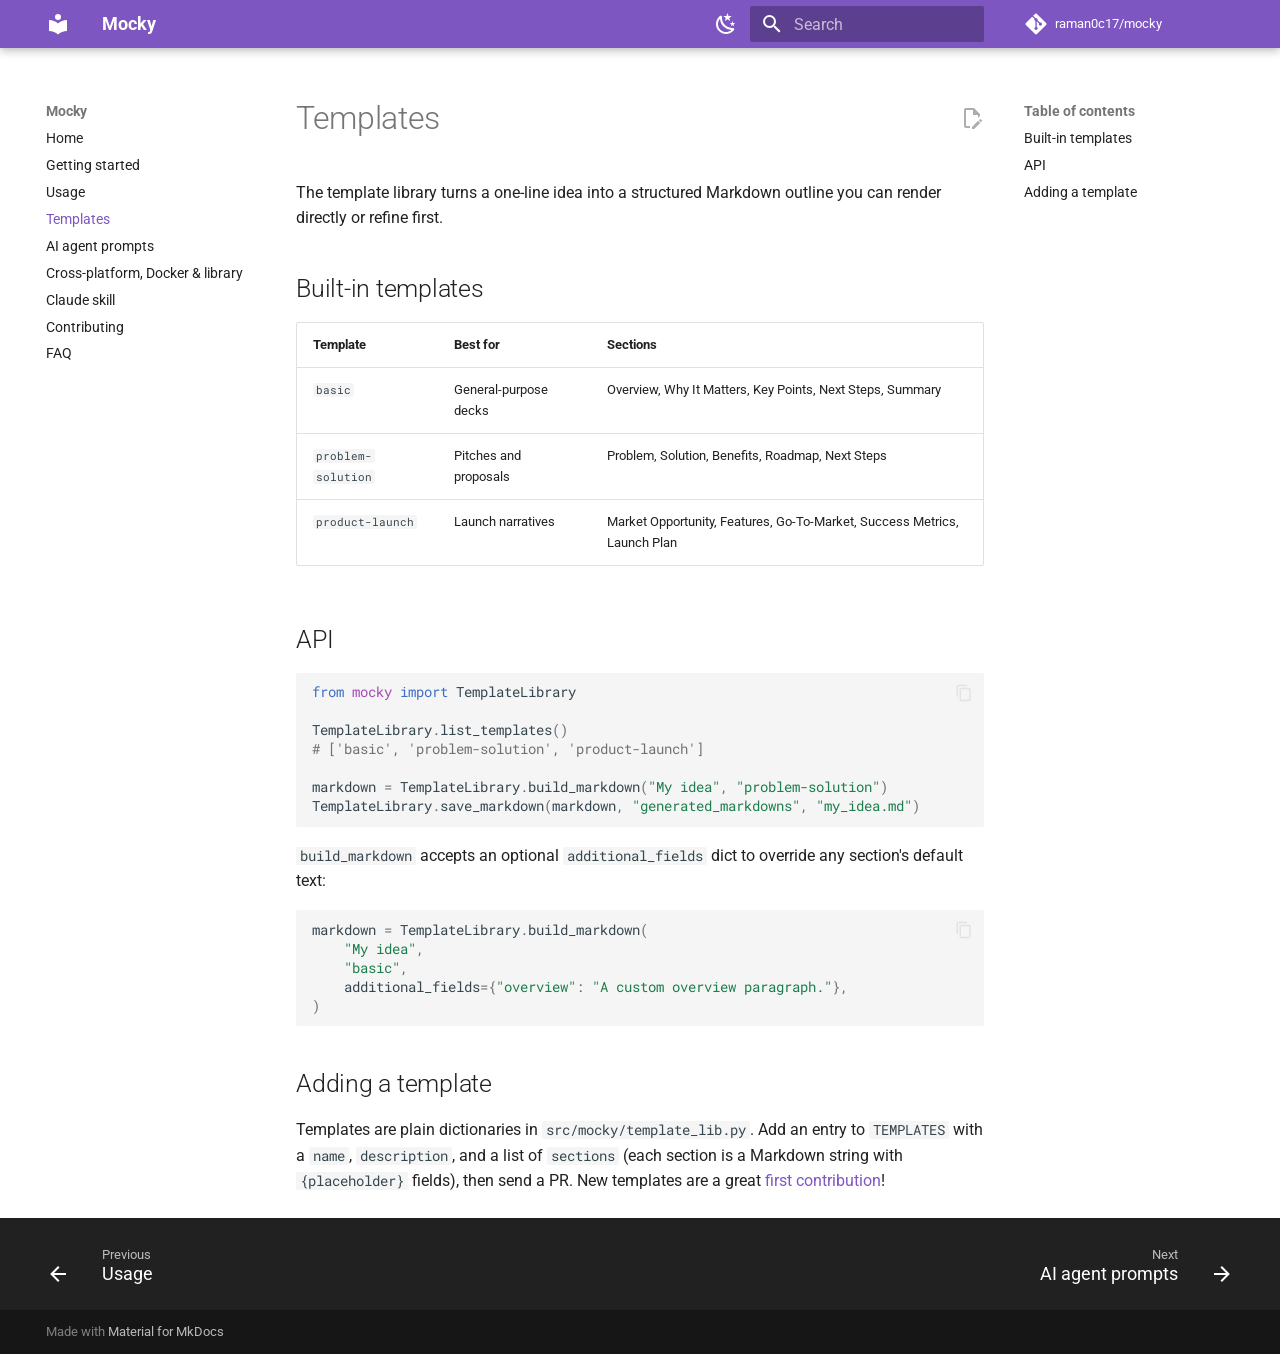
<file: templates/index.html>
<!doctype html>
<html lang="en" class="no-js">
  <head>
    
      <meta charset="utf-8">
      <meta name="viewport" content="width=device-width,initial-scale=1">
      
        <meta name="description" content="Turn an idea or Markdown into a polished, cross-platform PowerPoint deck.">
      
      
      
        <link rel="canonical" href="https://raman0c17.github.io/mocky/templates/">
      
      
        <link rel="prev" href="../usage/">
      
      
        <link rel="next" href="../agents/">
      
      
        
      
      
      <link rel="icon" href="../assets/images/favicon.png">
      <meta name="generator" content="mkdocs-1.6.1, mkdocs-material-9.7.6">
    
    
      
        <title>Templates - Mocky</title>
      
    
    
      <link rel="stylesheet" href="../assets/stylesheets/main.484c7ddc.min.css">
      
        
        <link rel="stylesheet" href="../assets/stylesheets/palette.ab4e12ef.min.css">
      
      


    
    
      
    
    
      
        
        
        <link rel="preconnect" href="https://fonts.gstatic.com" crossorigin>
        <link rel="stylesheet" href="https://fonts.googleapis.com/css?family=Roboto:300,300i,400,400i,700,700i%7CRoboto+Mono:400,400i,700,700i&display=fallback">
        <style>:root{--md-text-font:"Roboto";--md-code-font:"Roboto Mono"}</style>
      
    
    
    <script>__md_scope=new URL("..",location),__md_hash=e=>[...e].reduce(((e,_)=>(e<<5)-e+_.charCodeAt(0)),0),__md_get=(e,_=localStorage,t=__md_scope)=>JSON.parse(_.getItem(t.pathname+"."+e)),__md_set=(e,_,t=localStorage,a=__md_scope)=>{try{t.setItem(a.pathname+"."+e,JSON.stringify(_))}catch(e){}}</script>
    
      

    
    
  </head>
  
  
    
    
      
    
    
    
    
    <body dir="ltr" data-md-color-scheme="default" data-md-color-primary="deep-purple" data-md-color-accent="purple">
  
    
    <input class="md-toggle" data-md-toggle="drawer" type="checkbox" id="__drawer" autocomplete="off">
    <input class="md-toggle" data-md-toggle="search" type="checkbox" id="__search" autocomplete="off">
    <label class="md-overlay" for="__drawer"></label>
    <div data-md-component="skip">
      
        
        <a href="#templates" class="md-skip">
          Skip to content
        </a>
      
    </div>
    <div data-md-component="announce">
      
    </div>
    
    
      

  

<header class="md-header md-header--shadow" data-md-component="header">
  <nav class="md-header__inner md-grid" aria-label="Header">
    <a href=".." title="Mocky" class="md-header__button md-logo" aria-label="Mocky" data-md-component="logo">
      
  
  <svg xmlns="http://www.w3.org/2000/svg" viewBox="0 0 24 24"><path d="M12 8a3 3 0 0 0 3-3 3 3 0 0 0-3-3 3 3 0 0 0-3 3 3 3 0 0 0 3 3m0 3.54C9.64 9.35 6.5 8 3 8v11c3.5 0 6.64 1.35 9 3.54 2.36-2.19 5.5-3.54 9-3.54V8c-3.5 0-6.64 1.35-9 3.54"/></svg>

    </a>
    <label class="md-header__button md-icon" for="__drawer">
      
      <svg xmlns="http://www.w3.org/2000/svg" viewBox="0 0 24 24"><path d="M3 6h18v2H3zm0 5h18v2H3zm0 5h18v2H3z"/></svg>
    </label>
    <div class="md-header__title" data-md-component="header-title">
      <div class="md-header__ellipsis">
        <div class="md-header__topic">
          <span class="md-ellipsis">
            Mocky
          </span>
        </div>
        <div class="md-header__topic" data-md-component="header-topic">
          <span class="md-ellipsis">
            
              Templates
            
          </span>
        </div>
      </div>
    </div>
    
      
        <form class="md-header__option" data-md-component="palette">
  
    
    
    
    <input class="md-option" data-md-color-media="(prefers-color-scheme: light)" data-md-color-scheme="default" data-md-color-primary="deep-purple" data-md-color-accent="purple"  aria-label="Switch to dark mode"  type="radio" name="__palette" id="__palette_0">
    
      <label class="md-header__button md-icon" title="Switch to dark mode" for="__palette_1" hidden>
        <svg xmlns="http://www.w3.org/2000/svg" viewBox="0 0 24 24"><path d="m17.75 4.09-2.53 1.94.91 3.06-2.63-1.81-2.63 1.81.91-3.06-2.53-1.94L12.44 4l1.06-3 1.06 3zm3.5 6.91-1.64 1.25.59 1.98-1.7-1.17-1.7 1.17.59-1.98L15.75 11l2.06-.05L18.5 9l.69 1.95zm-2.28 4.95c.83-.08 1.72 1.1 1.19 1.85-.32.45-.66.87-1.08 1.27C15.17 23 8.84 23 4.94 19.07c-3.91-3.9-3.91-10.24 0-14.14.4-.4.82-.76 1.27-1.08.75-.53 1.93.36 1.85 1.19-.27 2.86.69 5.83 2.89 8.02a9.96 9.96 0 0 0 8.02 2.89m-1.64 2.02a12.08 12.08 0 0 1-7.8-3.47c-2.17-2.19-3.33-5-3.49-7.82-2.81 3.14-2.7 7.96.31 10.98 3.02 3.01 7.84 3.12 10.98.31"/></svg>
      </label>
    
  
    
    
    
    <input class="md-option" data-md-color-media="(prefers-color-scheme: dark)" data-md-color-scheme="slate" data-md-color-primary="deep-purple" data-md-color-accent="purple"  aria-label="Switch to light mode"  type="radio" name="__palette" id="__palette_1">
    
      <label class="md-header__button md-icon" title="Switch to light mode" for="__palette_0" hidden>
        <svg xmlns="http://www.w3.org/2000/svg" viewBox="0 0 24 24"><path d="M12 7a5 5 0 0 1 5 5 5 5 0 0 1-5 5 5 5 0 0 1-5-5 5 5 0 0 1 5-5m0 2a3 3 0 0 0-3 3 3 3 0 0 0 3 3 3 3 0 0 0 3-3 3 3 0 0 0-3-3m0-7 2.39 3.42C13.65 5.15 12.84 5 12 5s-1.65.15-2.39.42zM3.34 7l4.16-.35A7.2 7.2 0 0 0 5.94 8.5c-.44.74-.69 1.5-.83 2.29zm.02 10 1.76-3.77a7.131 7.131 0 0 0 2.38 4.14zM20.65 7l-1.77 3.79a7.02 7.02 0 0 0-2.38-4.15zm-.01 10-4.14.36c.59-.51 1.12-1.14 1.54-1.86.42-.73.69-1.5.83-2.29zM12 22l-2.41-3.44c.74.27 1.55.44 2.41.44.82 0 1.63-.17 2.37-.44z"/></svg>
      </label>
    
  
</form>
      
    
    
      <script>var palette=__md_get("__palette");if(palette&&palette.color){if("(prefers-color-scheme)"===palette.color.media){var media=matchMedia("(prefers-color-scheme: light)"),input=document.querySelector(media.matches?"[data-md-color-media='(prefers-color-scheme: light)']":"[data-md-color-media='(prefers-color-scheme: dark)']");palette.color.media=input.getAttribute("data-md-color-media"),palette.color.scheme=input.getAttribute("data-md-color-scheme"),palette.color.primary=input.getAttribute("data-md-color-primary"),palette.color.accent=input.getAttribute("data-md-color-accent")}for(var[key,value]of Object.entries(palette.color))document.body.setAttribute("data-md-color-"+key,value)}</script>
    
    
    
      
      
        <label class="md-header__button md-icon" for="__search">
          
          <svg xmlns="http://www.w3.org/2000/svg" viewBox="0 0 24 24"><path d="M9.5 3A6.5 6.5 0 0 1 16 9.5c0 1.61-.59 3.09-1.56 4.23l.27.27h.79l5 5-1.5 1.5-5-5v-.79l-.27-.27A6.52 6.52 0 0 1 9.5 16 6.5 6.5 0 0 1 3 9.5 6.5 6.5 0 0 1 9.5 3m0 2C7 5 5 7 5 9.5S7 14 9.5 14 14 12 14 9.5 12 5 9.5 5"/></svg>
        </label>
        <div class="md-search" data-md-component="search" role="dialog">
  <label class="md-search__overlay" for="__search"></label>
  <div class="md-search__inner" role="search">
    <form class="md-search__form" name="search">
      <input type="text" class="md-search__input" name="query" aria-label="Search" placeholder="Search" autocapitalize="off" autocorrect="off" autocomplete="off" spellcheck="false" data-md-component="search-query" required>
      <label class="md-search__icon md-icon" for="__search">
        
        <svg xmlns="http://www.w3.org/2000/svg" viewBox="0 0 24 24"><path d="M9.5 3A6.5 6.5 0 0 1 16 9.5c0 1.61-.59 3.09-1.56 4.23l.27.27h.79l5 5-1.5 1.5-5-5v-.79l-.27-.27A6.52 6.52 0 0 1 9.5 16 6.5 6.5 0 0 1 3 9.5 6.5 6.5 0 0 1 9.5 3m0 2C7 5 5 7 5 9.5S7 14 9.5 14 14 12 14 9.5 12 5 9.5 5"/></svg>
        
        <svg xmlns="http://www.w3.org/2000/svg" viewBox="0 0 24 24"><path d="M20 11v2H8l5.5 5.5-1.42 1.42L4.16 12l7.92-7.92L13.5 5.5 8 11z"/></svg>
      </label>
      <nav class="md-search__options" aria-label="Search">
        
        <button type="reset" class="md-search__icon md-icon" title="Clear" aria-label="Clear" tabindex="-1">
          
          <svg xmlns="http://www.w3.org/2000/svg" viewBox="0 0 24 24"><path d="M19 6.41 17.59 5 12 10.59 6.41 5 5 6.41 10.59 12 5 17.59 6.41 19 12 13.41 17.59 19 19 17.59 13.41 12z"/></svg>
        </button>
      </nav>
      
        <div class="md-search__suggest" data-md-component="search-suggest"></div>
      
    </form>
    <div class="md-search__output">
      <div class="md-search__scrollwrap" tabindex="0" data-md-scrollfix>
        <div class="md-search-result" data-md-component="search-result">
          <div class="md-search-result__meta">
            Initializing search
          </div>
          <ol class="md-search-result__list" role="presentation"></ol>
        </div>
      </div>
    </div>
  </div>
</div>
      
    
    
      <div class="md-header__source">
        <a href="https://github.com/raman0c17/mocky" title="Go to repository" class="md-source" data-md-component="source">
  <div class="md-source__icon md-icon">
    
    <svg xmlns="http://www.w3.org/2000/svg" viewBox="0 0 448 512"><!--! Font Awesome Free 7.1.0 by @fontawesome - https://fontawesome.com License - https://fontawesome.com/license/free (Icons: CC BY 4.0, Fonts: SIL OFL 1.1, Code: MIT License) Copyright 2025 Fonticons, Inc.--><path d="M439.6 236.1 244 40.5c-5.4-5.5-12.8-8.5-20.4-8.5s-15 3-20.4 8.4L162.5 81l51.5 51.5c27.1-9.1 52.7 16.8 43.4 43.7l49.7 49.7c34.2-11.8 61.2 31 35.5 56.7-26.5 26.5-70.2-2.9-56-37.3L240.3 199v121.9c25.3 12.5 22.3 41.8 9.1 55-6.4 6.4-15.2 10.1-24.3 10.1s-17.8-3.6-24.3-10.1c-17.6-17.6-11.1-46.9 11.2-56v-123c-20.8-8.5-24.6-30.7-18.6-45L142.6 101 8.5 235.1C3 240.6 0 247.9 0 255.5s3 15 8.5 20.4l195.6 195.7c5.4 5.4 12.7 8.4 20.4 8.4s15-3 20.4-8.4l194.7-194.7c5.4-5.4 8.4-12.8 8.4-20.4s-3-15-8.4-20.4"/></svg>
  </div>
  <div class="md-source__repository">
    raman0c17/mocky
  </div>
</a>
      </div>
    
  </nav>
  
</header>
    
    <div class="md-container" data-md-component="container">
      
      
        
          
        
      
      <main class="md-main" data-md-component="main">
        <div class="md-main__inner md-grid">
          
            
              
              <div class="md-sidebar md-sidebar--primary" data-md-component="sidebar" data-md-type="navigation" >
                <div class="md-sidebar__scrollwrap">
                  <div class="md-sidebar__inner">
                    



<nav class="md-nav md-nav--primary" aria-label="Navigation" data-md-level="0">
  <label class="md-nav__title" for="__drawer">
    <a href=".." title="Mocky" class="md-nav__button md-logo" aria-label="Mocky" data-md-component="logo">
      
  
  <svg xmlns="http://www.w3.org/2000/svg" viewBox="0 0 24 24"><path d="M12 8a3 3 0 0 0 3-3 3 3 0 0 0-3-3 3 3 0 0 0-3 3 3 3 0 0 0 3 3m0 3.54C9.64 9.35 6.5 8 3 8v11c3.5 0 6.64 1.35 9 3.54 2.36-2.19 5.5-3.54 9-3.54V8c-3.5 0-6.64 1.35-9 3.54"/></svg>

    </a>
    Mocky
  </label>
  
    <div class="md-nav__source">
      <a href="https://github.com/raman0c17/mocky" title="Go to repository" class="md-source" data-md-component="source">
  <div class="md-source__icon md-icon">
    
    <svg xmlns="http://www.w3.org/2000/svg" viewBox="0 0 448 512"><!--! Font Awesome Free 7.1.0 by @fontawesome - https://fontawesome.com License - https://fontawesome.com/license/free (Icons: CC BY 4.0, Fonts: SIL OFL 1.1, Code: MIT License) Copyright 2025 Fonticons, Inc.--><path d="M439.6 236.1 244 40.5c-5.4-5.5-12.8-8.5-20.4-8.5s-15 3-20.4 8.4L162.5 81l51.5 51.5c27.1-9.1 52.7 16.8 43.4 43.7l49.7 49.7c34.2-11.8 61.2 31 35.5 56.7-26.5 26.5-70.2-2.9-56-37.3L240.3 199v121.9c25.3 12.5 22.3 41.8 9.1 55-6.4 6.4-15.2 10.1-24.3 10.1s-17.8-3.6-24.3-10.1c-17.6-17.6-11.1-46.9 11.2-56v-123c-20.8-8.5-24.6-30.7-18.6-45L142.6 101 8.5 235.1C3 240.6 0 247.9 0 255.5s3 15 8.5 20.4l195.6 195.7c5.4 5.4 12.7 8.4 20.4 8.4s15-3 20.4-8.4l194.7-194.7c5.4-5.4 8.4-12.8 8.4-20.4s-3-15-8.4-20.4"/></svg>
  </div>
  <div class="md-source__repository">
    raman0c17/mocky
  </div>
</a>
    </div>
  
  <ul class="md-nav__list" data-md-scrollfix>
    
      
      
  
  
  
  
    <li class="md-nav__item">
      <a href=".." class="md-nav__link">
        
  
  
  <span class="md-ellipsis">
    
  
    Home
  

    
  </span>
  
  

      </a>
    </li>
  

    
      
      
  
  
  
  
    <li class="md-nav__item">
      <a href="../getting-started/" class="md-nav__link">
        
  
  
  <span class="md-ellipsis">
    
  
    Getting started
  

    
  </span>
  
  

      </a>
    </li>
  

    
      
      
  
  
  
  
    <li class="md-nav__item">
      <a href="../usage/" class="md-nav__link">
        
  
  
  <span class="md-ellipsis">
    
  
    Usage
  

    
  </span>
  
  

      </a>
    </li>
  

    
      
      
  
  
    
  
  
  
    <li class="md-nav__item md-nav__item--active">
      
      <input class="md-nav__toggle md-toggle" type="checkbox" id="__toc">
      
      
        
      
      
        <label class="md-nav__link md-nav__link--active" for="__toc">
          
  
  
  <span class="md-ellipsis">
    
  
    Templates
  

    
  </span>
  
  

          <span class="md-nav__icon md-icon"></span>
        </label>
      
      <a href="./" class="md-nav__link md-nav__link--active">
        
  
  
  <span class="md-ellipsis">
    
  
    Templates
  

    
  </span>
  
  

      </a>
      
        

<nav class="md-nav md-nav--secondary" aria-label="Table of contents">
  
  
  
    
  
  
    <label class="md-nav__title" for="__toc">
      <span class="md-nav__icon md-icon"></span>
      Table of contents
    </label>
    <ul class="md-nav__list" data-md-component="toc" data-md-scrollfix>
      
        <li class="md-nav__item">
  <a href="#built-in-templates" class="md-nav__link">
    <span class="md-ellipsis">
      
        Built-in templates
      
    </span>
  </a>
  
</li>
      
        <li class="md-nav__item">
  <a href="#api" class="md-nav__link">
    <span class="md-ellipsis">
      
        API
      
    </span>
  </a>
  
</li>
      
        <li class="md-nav__item">
  <a href="#adding-a-template" class="md-nav__link">
    <span class="md-ellipsis">
      
        Adding a template
      
    </span>
  </a>
  
</li>
      
    </ul>
  
</nav>
      
    </li>
  

    
      
      
  
  
  
  
    <li class="md-nav__item">
      <a href="../agents/" class="md-nav__link">
        
  
  
  <span class="md-ellipsis">
    
  
    AI agent prompts
  

    
  </span>
  
  

      </a>
    </li>
  

    
      
      
  
  
  
  
    <li class="md-nav__item">
      <a href="../cross-platform/" class="md-nav__link">
        
  
  
  <span class="md-ellipsis">
    
  
    Cross-platform, Docker & library
  

    
  </span>
  
  

      </a>
    </li>
  

    
      
      
  
  
  
  
    <li class="md-nav__item">
      <a href="../skill/" class="md-nav__link">
        
  
  
  <span class="md-ellipsis">
    
  
    Claude skill
  

    
  </span>
  
  

      </a>
    </li>
  

    
      
      
  
  
  
  
    <li class="md-nav__item">
      <a href="../contributing/" class="md-nav__link">
        
  
  
  <span class="md-ellipsis">
    
  
    Contributing
  

    
  </span>
  
  

      </a>
    </li>
  

    
      
      
  
  
  
  
    <li class="md-nav__item">
      <a href="../faq/" class="md-nav__link">
        
  
  
  <span class="md-ellipsis">
    
  
    FAQ
  

    
  </span>
  
  

      </a>
    </li>
  

    
  </ul>
</nav>
                  </div>
                </div>
              </div>
            
            
              
              <div class="md-sidebar md-sidebar--secondary" data-md-component="sidebar" data-md-type="toc" >
                <div class="md-sidebar__scrollwrap">
                  <div class="md-sidebar__inner">
                    

<nav class="md-nav md-nav--secondary" aria-label="Table of contents">
  
  
  
    
  
  
    <label class="md-nav__title" for="__toc">
      <span class="md-nav__icon md-icon"></span>
      Table of contents
    </label>
    <ul class="md-nav__list" data-md-component="toc" data-md-scrollfix>
      
        <li class="md-nav__item">
  <a href="#built-in-templates" class="md-nav__link">
    <span class="md-ellipsis">
      
        Built-in templates
      
    </span>
  </a>
  
</li>
      
        <li class="md-nav__item">
  <a href="#api" class="md-nav__link">
    <span class="md-ellipsis">
      
        API
      
    </span>
  </a>
  
</li>
      
        <li class="md-nav__item">
  <a href="#adding-a-template" class="md-nav__link">
    <span class="md-ellipsis">
      
        Adding a template
      
    </span>
  </a>
  
</li>
      
    </ul>
  
</nav>
                  </div>
                </div>
              </div>
            
          
          
            <div class="md-content" data-md-component="content">
              
              <article class="md-content__inner md-typeset">
                
                  


  
    <a href="https://github.com/raman0c17/mocky/edit/master/docs/templates.md" title="Edit this page" class="md-content__button md-icon" rel="edit">
      
      <svg xmlns="http://www.w3.org/2000/svg" viewBox="0 0 24 24"><path d="M10 20H6V4h7v5h5v3.1l2-2V8l-6-6H6c-1.1 0-2 .9-2 2v16c0 1.1.9 2 2 2h4zm10.2-7c.1 0 .3.1.4.2l1.3 1.3c.2.2.2.6 0 .8l-1 1-2.1-2.1 1-1c.1-.1.2-.2.4-.2m0 3.9L14.1 23H12v-2.1l6.1-6.1z"/></svg>
    </a>
  
  


<h1 id="templates">Templates<a class="headerlink" href="#templates" title="Permanent link">&para;</a></h1>
<p>The template library turns a one-line idea into a structured Markdown outline you
can render directly or refine first.</p>
<h2 id="built-in-templates">Built-in templates<a class="headerlink" href="#built-in-templates" title="Permanent link">&para;</a></h2>
<table>
<thead>
<tr>
<th>Template</th>
<th>Best for</th>
<th>Sections</th>
</tr>
</thead>
<tbody>
<tr>
<td><code>basic</code></td>
<td>General-purpose decks</td>
<td>Overview, Why It Matters, Key Points, Next Steps, Summary</td>
</tr>
<tr>
<td><code>problem-solution</code></td>
<td>Pitches and proposals</td>
<td>Problem, Solution, Benefits, Roadmap, Next Steps</td>
</tr>
<tr>
<td><code>product-launch</code></td>
<td>Launch narratives</td>
<td>Market Opportunity, Features, Go-To-Market, Success Metrics, Launch Plan</td>
</tr>
</tbody>
</table>
<h2 id="api">API<a class="headerlink" href="#api" title="Permanent link">&para;</a></h2>
<div class="highlight"><pre><span></span><code><a id="__codelineno-0-1" name="__codelineno-0-1" href="#__codelineno-0-1"></a><span class="kn">from</span><span class="w"> </span><span class="nn">mocky</span><span class="w"> </span><span class="kn">import</span> <span class="n">TemplateLibrary</span>
<a id="__codelineno-0-2" name="__codelineno-0-2" href="#__codelineno-0-2"></a>
<a id="__codelineno-0-3" name="__codelineno-0-3" href="#__codelineno-0-3"></a><span class="n">TemplateLibrary</span><span class="o">.</span><span class="n">list_templates</span><span class="p">()</span>
<a id="__codelineno-0-4" name="__codelineno-0-4" href="#__codelineno-0-4"></a><span class="c1"># [&#39;basic&#39;, &#39;problem-solution&#39;, &#39;product-launch&#39;]</span>
<a id="__codelineno-0-5" name="__codelineno-0-5" href="#__codelineno-0-5"></a>
<a id="__codelineno-0-6" name="__codelineno-0-6" href="#__codelineno-0-6"></a><span class="n">markdown</span> <span class="o">=</span> <span class="n">TemplateLibrary</span><span class="o">.</span><span class="n">build_markdown</span><span class="p">(</span><span class="s2">&quot;My idea&quot;</span><span class="p">,</span> <span class="s2">&quot;problem-solution&quot;</span><span class="p">)</span>
<a id="__codelineno-0-7" name="__codelineno-0-7" href="#__codelineno-0-7"></a><span class="n">TemplateLibrary</span><span class="o">.</span><span class="n">save_markdown</span><span class="p">(</span><span class="n">markdown</span><span class="p">,</span> <span class="s2">&quot;generated_markdowns&quot;</span><span class="p">,</span> <span class="s2">&quot;my_idea.md&quot;</span><span class="p">)</span>
</code></pre></div>
<p><code>build_markdown</code> accepts an optional <code>additional_fields</code> dict to override any
section's default text:</p>
<div class="highlight"><pre><span></span><code><a id="__codelineno-1-1" name="__codelineno-1-1" href="#__codelineno-1-1"></a><span class="n">markdown</span> <span class="o">=</span> <span class="n">TemplateLibrary</span><span class="o">.</span><span class="n">build_markdown</span><span class="p">(</span>
<a id="__codelineno-1-2" name="__codelineno-1-2" href="#__codelineno-1-2"></a>    <span class="s2">&quot;My idea&quot;</span><span class="p">,</span>
<a id="__codelineno-1-3" name="__codelineno-1-3" href="#__codelineno-1-3"></a>    <span class="s2">&quot;basic&quot;</span><span class="p">,</span>
<a id="__codelineno-1-4" name="__codelineno-1-4" href="#__codelineno-1-4"></a>    <span class="n">additional_fields</span><span class="o">=</span><span class="p">{</span><span class="s2">&quot;overview&quot;</span><span class="p">:</span> <span class="s2">&quot;A custom overview paragraph.&quot;</span><span class="p">},</span>
<a id="__codelineno-1-5" name="__codelineno-1-5" href="#__codelineno-1-5"></a><span class="p">)</span>
</code></pre></div>
<h2 id="adding-a-template">Adding a template<a class="headerlink" href="#adding-a-template" title="Permanent link">&para;</a></h2>
<p>Templates are plain dictionaries in <code>src/mocky/template_lib.py</code>. Add an entry to
<code>TEMPLATES</code> with a <code>name</code>, <code>description</code>, and a list of <code>sections</code> (each section
is a Markdown string with <code>{placeholder}</code> fields), then send a PR. New templates
are a great <a href="../contributing/">first contribution</a>!</p>












                
              </article>
            </div>
          
          
<script>var target=document.getElementById(location.hash.slice(1));target&&target.name&&(target.checked=target.name.startsWith("__tabbed_"))</script>
        </div>
        
          <button type="button" class="md-top md-icon" data-md-component="top" hidden>
  
  <svg xmlns="http://www.w3.org/2000/svg" viewBox="0 0 24 24"><path d="M13 20h-2V8l-5.5 5.5-1.42-1.42L12 4.16l7.92 7.92-1.42 1.42L13 8z"/></svg>
  Back to top
</button>
        
      </main>
      
        <footer class="md-footer">
  
    
      
      <nav class="md-footer__inner md-grid" aria-label="Footer" >
        
          
          <a href="../usage/" class="md-footer__link md-footer__link--prev" aria-label="Previous: Usage">
            <div class="md-footer__button md-icon">
              
              <svg xmlns="http://www.w3.org/2000/svg" viewBox="0 0 24 24"><path d="M20 11v2H8l5.5 5.5-1.42 1.42L4.16 12l7.92-7.92L13.5 5.5 8 11z"/></svg>
            </div>
            <div class="md-footer__title">
              <span class="md-footer__direction">
                Previous
              </span>
              <div class="md-ellipsis">
                Usage
              </div>
            </div>
          </a>
        
        
          
          <a href="../agents/" class="md-footer__link md-footer__link--next" aria-label="Next: AI agent prompts">
            <div class="md-footer__title">
              <span class="md-footer__direction">
                Next
              </span>
              <div class="md-ellipsis">
                AI agent prompts
              </div>
            </div>
            <div class="md-footer__button md-icon">
              
              <svg xmlns="http://www.w3.org/2000/svg" viewBox="0 0 24 24"><path d="M4 11v2h12l-5.5 5.5 1.42 1.42L19.84 12l-7.92-7.92L10.5 5.5 16 11z"/></svg>
            </div>
          </a>
        
      </nav>
    
  
  <div class="md-footer-meta md-typeset">
    <div class="md-footer-meta__inner md-grid">
      <div class="md-copyright">
  
  
    Made with
    <a href="https://squidfunk.github.io/mkdocs-material/" target="_blank" rel="noopener">
      Material for MkDocs
    </a>
  
</div>
      
    </div>
  </div>
</footer>
      
    </div>
    <div class="md-dialog" data-md-component="dialog">
      <div class="md-dialog__inner md-typeset"></div>
    </div>
    
    
    
      
      
      <script id="__config" type="application/json">{"annotate": null, "base": "..", "features": ["navigation.sections", "navigation.top", "navigation.footer", "content.code.copy", "content.action.edit", "search.suggest", "search.highlight"], "search": "../assets/javascripts/workers/search.2c215733.min.js", "tags": null, "translations": {"clipboard.copied": "Copied to clipboard", "clipboard.copy": "Copy to clipboard", "search.result.more.one": "1 more on this page", "search.result.more.other": "# more on this page", "search.result.none": "No matching documents", "search.result.one": "1 matching document", "search.result.other": "# matching documents", "search.result.placeholder": "Type to start searching", "search.result.term.missing": "Missing", "select.version": "Select version"}, "version": null}</script>
    
    
      <script src="../assets/javascripts/bundle.79ae519e.min.js"></script>
      
    
  </body>
</html>
</file>
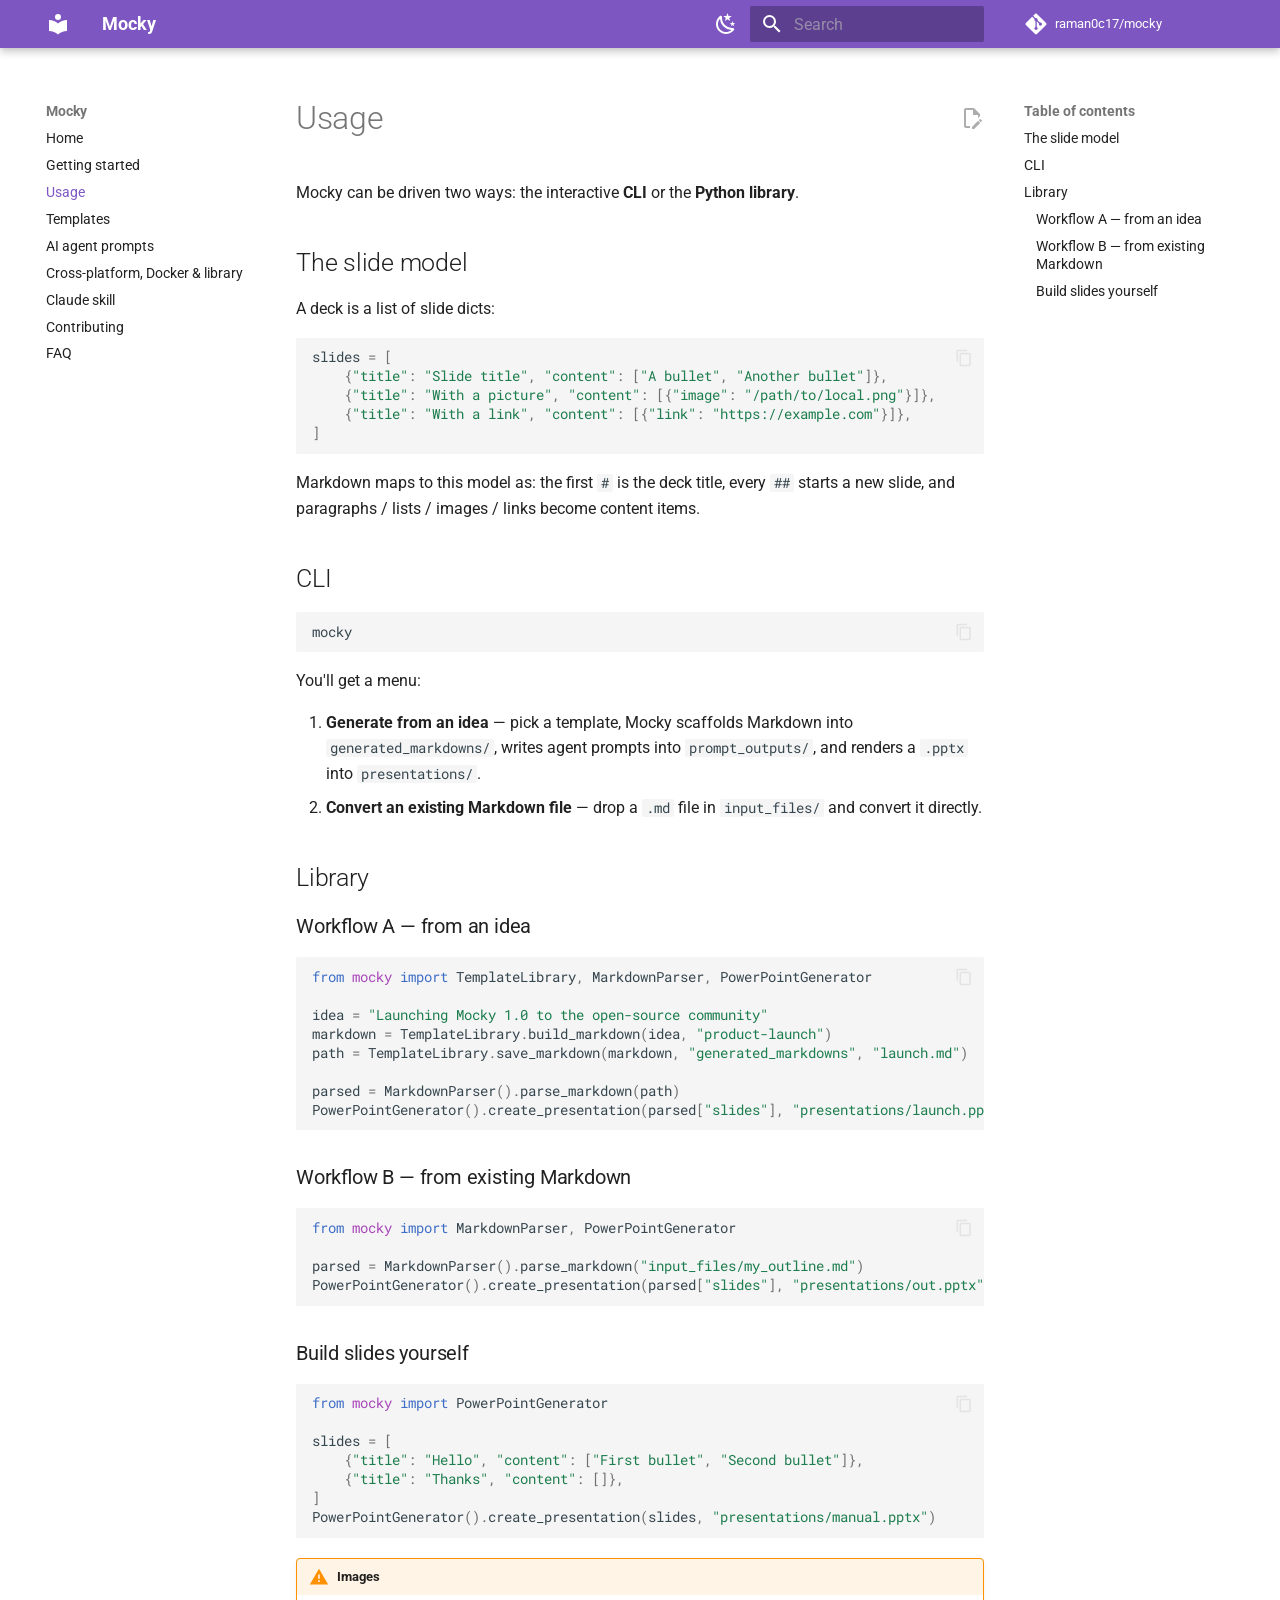
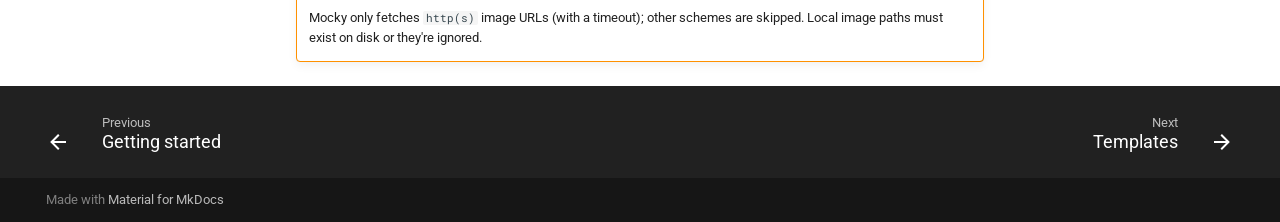
<file: usage/index.html>
<!doctype html>
<html lang="en" class="no-js">
  <head>
    
      <meta charset="utf-8">
      <meta name="viewport" content="width=device-width,initial-scale=1">
      
        <meta name="description" content="Turn an idea or Markdown into a polished, cross-platform PowerPoint deck.">
      
      
      
        <link rel="canonical" href="https://raman0c17.github.io/mocky/usage/">
      
      
        <link rel="prev" href="../getting-started/">
      
      
        <link rel="next" href="../templates/">
      
      
        
      
      
      <link rel="icon" href="../assets/images/favicon.png">
      <meta name="generator" content="mkdocs-1.6.1, mkdocs-material-9.7.6">
    
    
      
        <title>Usage - Mocky</title>
      
    
    
      <link rel="stylesheet" href="../assets/stylesheets/main.484c7ddc.min.css">
      
        
        <link rel="stylesheet" href="../assets/stylesheets/palette.ab4e12ef.min.css">
      
      


    
    
      
    
    
      
        
        
        <link rel="preconnect" href="https://fonts.gstatic.com" crossorigin>
        <link rel="stylesheet" href="https://fonts.googleapis.com/css?family=Roboto:300,300i,400,400i,700,700i%7CRoboto+Mono:400,400i,700,700i&display=fallback">
        <style>:root{--md-text-font:"Roboto";--md-code-font:"Roboto Mono"}</style>
      
    
    
    <script>__md_scope=new URL("..",location),__md_hash=e=>[...e].reduce(((e,_)=>(e<<5)-e+_.charCodeAt(0)),0),__md_get=(e,_=localStorage,t=__md_scope)=>JSON.parse(_.getItem(t.pathname+"."+e)),__md_set=(e,_,t=localStorage,a=__md_scope)=>{try{t.setItem(a.pathname+"."+e,JSON.stringify(_))}catch(e){}}</script>
    
      

    
    
  </head>
  
  
    
    
      
    
    
    
    
    <body dir="ltr" data-md-color-scheme="default" data-md-color-primary="deep-purple" data-md-color-accent="purple">
  
    
    <input class="md-toggle" data-md-toggle="drawer" type="checkbox" id="__drawer" autocomplete="off">
    <input class="md-toggle" data-md-toggle="search" type="checkbox" id="__search" autocomplete="off">
    <label class="md-overlay" for="__drawer"></label>
    <div data-md-component="skip">
      
        
        <a href="#usage" class="md-skip">
          Skip to content
        </a>
      
    </div>
    <div data-md-component="announce">
      
    </div>
    
    
      

  

<header class="md-header md-header--shadow" data-md-component="header">
  <nav class="md-header__inner md-grid" aria-label="Header">
    <a href=".." title="Mocky" class="md-header__button md-logo" aria-label="Mocky" data-md-component="logo">
      
  
  <svg xmlns="http://www.w3.org/2000/svg" viewBox="0 0 24 24"><path d="M12 8a3 3 0 0 0 3-3 3 3 0 0 0-3-3 3 3 0 0 0-3 3 3 3 0 0 0 3 3m0 3.54C9.64 9.35 6.5 8 3 8v11c3.5 0 6.64 1.35 9 3.54 2.36-2.19 5.5-3.54 9-3.54V8c-3.5 0-6.64 1.35-9 3.54"/></svg>

    </a>
    <label class="md-header__button md-icon" for="__drawer">
      
      <svg xmlns="http://www.w3.org/2000/svg" viewBox="0 0 24 24"><path d="M3 6h18v2H3zm0 5h18v2H3zm0 5h18v2H3z"/></svg>
    </label>
    <div class="md-header__title" data-md-component="header-title">
      <div class="md-header__ellipsis">
        <div class="md-header__topic">
          <span class="md-ellipsis">
            Mocky
          </span>
        </div>
        <div class="md-header__topic" data-md-component="header-topic">
          <span class="md-ellipsis">
            
              Usage
            
          </span>
        </div>
      </div>
    </div>
    
      
        <form class="md-header__option" data-md-component="palette">
  
    
    
    
    <input class="md-option" data-md-color-media="(prefers-color-scheme: light)" data-md-color-scheme="default" data-md-color-primary="deep-purple" data-md-color-accent="purple"  aria-label="Switch to dark mode"  type="radio" name="__palette" id="__palette_0">
    
      <label class="md-header__button md-icon" title="Switch to dark mode" for="__palette_1" hidden>
        <svg xmlns="http://www.w3.org/2000/svg" viewBox="0 0 24 24"><path d="m17.75 4.09-2.53 1.94.91 3.06-2.63-1.81-2.63 1.81.91-3.06-2.53-1.94L12.44 4l1.06-3 1.06 3zm3.5 6.91-1.64 1.25.59 1.98-1.7-1.17-1.7 1.17.59-1.98L15.75 11l2.06-.05L18.5 9l.69 1.95zm-2.28 4.95c.83-.08 1.72 1.1 1.19 1.85-.32.45-.66.87-1.08 1.27C15.17 23 8.84 23 4.94 19.07c-3.91-3.9-3.91-10.24 0-14.14.4-.4.82-.76 1.27-1.08.75-.53 1.93.36 1.85 1.19-.27 2.86.69 5.83 2.89 8.02a9.96 9.96 0 0 0 8.02 2.89m-1.64 2.02a12.08 12.08 0 0 1-7.8-3.47c-2.17-2.19-3.33-5-3.49-7.82-2.81 3.14-2.7 7.96.31 10.98 3.02 3.01 7.84 3.12 10.98.31"/></svg>
      </label>
    
  
    
    
    
    <input class="md-option" data-md-color-media="(prefers-color-scheme: dark)" data-md-color-scheme="slate" data-md-color-primary="deep-purple" data-md-color-accent="purple"  aria-label="Switch to light mode"  type="radio" name="__palette" id="__palette_1">
    
      <label class="md-header__button md-icon" title="Switch to light mode" for="__palette_0" hidden>
        <svg xmlns="http://www.w3.org/2000/svg" viewBox="0 0 24 24"><path d="M12 7a5 5 0 0 1 5 5 5 5 0 0 1-5 5 5 5 0 0 1-5-5 5 5 0 0 1 5-5m0 2a3 3 0 0 0-3 3 3 3 0 0 0 3 3 3 3 0 0 0 3-3 3 3 0 0 0-3-3m0-7 2.39 3.42C13.65 5.15 12.84 5 12 5s-1.65.15-2.39.42zM3.34 7l4.16-.35A7.2 7.2 0 0 0 5.94 8.5c-.44.74-.69 1.5-.83 2.29zm.02 10 1.76-3.77a7.131 7.131 0 0 0 2.38 4.14zM20.65 7l-1.77 3.79a7.02 7.02 0 0 0-2.38-4.15zm-.01 10-4.14.36c.59-.51 1.12-1.14 1.54-1.86.42-.73.69-1.5.83-2.29zM12 22l-2.41-3.44c.74.27 1.55.44 2.41.44.82 0 1.63-.17 2.37-.44z"/></svg>
      </label>
    
  
</form>
      
    
    
      <script>var palette=__md_get("__palette");if(palette&&palette.color){if("(prefers-color-scheme)"===palette.color.media){var media=matchMedia("(prefers-color-scheme: light)"),input=document.querySelector(media.matches?"[data-md-color-media='(prefers-color-scheme: light)']":"[data-md-color-media='(prefers-color-scheme: dark)']");palette.color.media=input.getAttribute("data-md-color-media"),palette.color.scheme=input.getAttribute("data-md-color-scheme"),palette.color.primary=input.getAttribute("data-md-color-primary"),palette.color.accent=input.getAttribute("data-md-color-accent")}for(var[key,value]of Object.entries(palette.color))document.body.setAttribute("data-md-color-"+key,value)}</script>
    
    
    
      
      
        <label class="md-header__button md-icon" for="__search">
          
          <svg xmlns="http://www.w3.org/2000/svg" viewBox="0 0 24 24"><path d="M9.5 3A6.5 6.5 0 0 1 16 9.5c0 1.61-.59 3.09-1.56 4.23l.27.27h.79l5 5-1.5 1.5-5-5v-.79l-.27-.27A6.52 6.52 0 0 1 9.5 16 6.5 6.5 0 0 1 3 9.5 6.5 6.5 0 0 1 9.5 3m0 2C7 5 5 7 5 9.5S7 14 9.5 14 14 12 14 9.5 12 5 9.5 5"/></svg>
        </label>
        <div class="md-search" data-md-component="search" role="dialog">
  <label class="md-search__overlay" for="__search"></label>
  <div class="md-search__inner" role="search">
    <form class="md-search__form" name="search">
      <input type="text" class="md-search__input" name="query" aria-label="Search" placeholder="Search" autocapitalize="off" autocorrect="off" autocomplete="off" spellcheck="false" data-md-component="search-query" required>
      <label class="md-search__icon md-icon" for="__search">
        
        <svg xmlns="http://www.w3.org/2000/svg" viewBox="0 0 24 24"><path d="M9.5 3A6.5 6.5 0 0 1 16 9.5c0 1.61-.59 3.09-1.56 4.23l.27.27h.79l5 5-1.5 1.5-5-5v-.79l-.27-.27A6.52 6.52 0 0 1 9.5 16 6.5 6.5 0 0 1 3 9.5 6.5 6.5 0 0 1 9.5 3m0 2C7 5 5 7 5 9.5S7 14 9.5 14 14 12 14 9.5 12 5 9.5 5"/></svg>
        
        <svg xmlns="http://www.w3.org/2000/svg" viewBox="0 0 24 24"><path d="M20 11v2H8l5.5 5.5-1.42 1.42L4.16 12l7.92-7.92L13.5 5.5 8 11z"/></svg>
      </label>
      <nav class="md-search__options" aria-label="Search">
        
        <button type="reset" class="md-search__icon md-icon" title="Clear" aria-label="Clear" tabindex="-1">
          
          <svg xmlns="http://www.w3.org/2000/svg" viewBox="0 0 24 24"><path d="M19 6.41 17.59 5 12 10.59 6.41 5 5 6.41 10.59 12 5 17.59 6.41 19 12 13.41 17.59 19 19 17.59 13.41 12z"/></svg>
        </button>
      </nav>
      
        <div class="md-search__suggest" data-md-component="search-suggest"></div>
      
    </form>
    <div class="md-search__output">
      <div class="md-search__scrollwrap" tabindex="0" data-md-scrollfix>
        <div class="md-search-result" data-md-component="search-result">
          <div class="md-search-result__meta">
            Initializing search
          </div>
          <ol class="md-search-result__list" role="presentation"></ol>
        </div>
      </div>
    </div>
  </div>
</div>
      
    
    
      <div class="md-header__source">
        <a href="https://github.com/raman0c17/mocky" title="Go to repository" class="md-source" data-md-component="source">
  <div class="md-source__icon md-icon">
    
    <svg xmlns="http://www.w3.org/2000/svg" viewBox="0 0 448 512"><!--! Font Awesome Free 7.1.0 by @fontawesome - https://fontawesome.com License - https://fontawesome.com/license/free (Icons: CC BY 4.0, Fonts: SIL OFL 1.1, Code: MIT License) Copyright 2025 Fonticons, Inc.--><path d="M439.6 236.1 244 40.5c-5.4-5.5-12.8-8.5-20.4-8.5s-15 3-20.4 8.4L162.5 81l51.5 51.5c27.1-9.1 52.7 16.8 43.4 43.7l49.7 49.7c34.2-11.8 61.2 31 35.5 56.7-26.5 26.5-70.2-2.9-56-37.3L240.3 199v121.9c25.3 12.5 22.3 41.8 9.1 55-6.4 6.4-15.2 10.1-24.3 10.1s-17.8-3.6-24.3-10.1c-17.6-17.6-11.1-46.9 11.2-56v-123c-20.8-8.5-24.6-30.7-18.6-45L142.6 101 8.5 235.1C3 240.6 0 247.9 0 255.5s3 15 8.5 20.4l195.6 195.7c5.4 5.4 12.7 8.4 20.4 8.4s15-3 20.4-8.4l194.7-194.7c5.4-5.4 8.4-12.8 8.4-20.4s-3-15-8.4-20.4"/></svg>
  </div>
  <div class="md-source__repository">
    raman0c17/mocky
  </div>
</a>
      </div>
    
  </nav>
  
</header>
    
    <div class="md-container" data-md-component="container">
      
      
        
          
        
      
      <main class="md-main" data-md-component="main">
        <div class="md-main__inner md-grid">
          
            
              
              <div class="md-sidebar md-sidebar--primary" data-md-component="sidebar" data-md-type="navigation" >
                <div class="md-sidebar__scrollwrap">
                  <div class="md-sidebar__inner">
                    



<nav class="md-nav md-nav--primary" aria-label="Navigation" data-md-level="0">
  <label class="md-nav__title" for="__drawer">
    <a href=".." title="Mocky" class="md-nav__button md-logo" aria-label="Mocky" data-md-component="logo">
      
  
  <svg xmlns="http://www.w3.org/2000/svg" viewBox="0 0 24 24"><path d="M12 8a3 3 0 0 0 3-3 3 3 0 0 0-3-3 3 3 0 0 0-3 3 3 3 0 0 0 3 3m0 3.54C9.64 9.35 6.5 8 3 8v11c3.5 0 6.64 1.35 9 3.54 2.36-2.19 5.5-3.54 9-3.54V8c-3.5 0-6.64 1.35-9 3.54"/></svg>

    </a>
    Mocky
  </label>
  
    <div class="md-nav__source">
      <a href="https://github.com/raman0c17/mocky" title="Go to repository" class="md-source" data-md-component="source">
  <div class="md-source__icon md-icon">
    
    <svg xmlns="http://www.w3.org/2000/svg" viewBox="0 0 448 512"><!--! Font Awesome Free 7.1.0 by @fontawesome - https://fontawesome.com License - https://fontawesome.com/license/free (Icons: CC BY 4.0, Fonts: SIL OFL 1.1, Code: MIT License) Copyright 2025 Fonticons, Inc.--><path d="M439.6 236.1 244 40.5c-5.4-5.5-12.8-8.5-20.4-8.5s-15 3-20.4 8.4L162.5 81l51.5 51.5c27.1-9.1 52.7 16.8 43.4 43.7l49.7 49.7c34.2-11.8 61.2 31 35.5 56.7-26.5 26.5-70.2-2.9-56-37.3L240.3 199v121.9c25.3 12.5 22.3 41.8 9.1 55-6.4 6.4-15.2 10.1-24.3 10.1s-17.8-3.6-24.3-10.1c-17.6-17.6-11.1-46.9 11.2-56v-123c-20.8-8.5-24.6-30.7-18.6-45L142.6 101 8.5 235.1C3 240.6 0 247.9 0 255.5s3 15 8.5 20.4l195.6 195.7c5.4 5.4 12.7 8.4 20.4 8.4s15-3 20.4-8.4l194.7-194.7c5.4-5.4 8.4-12.8 8.4-20.4s-3-15-8.4-20.4"/></svg>
  </div>
  <div class="md-source__repository">
    raman0c17/mocky
  </div>
</a>
    </div>
  
  <ul class="md-nav__list" data-md-scrollfix>
    
      
      
  
  
  
  
    <li class="md-nav__item">
      <a href=".." class="md-nav__link">
        
  
  
  <span class="md-ellipsis">
    
  
    Home
  

    
  </span>
  
  

      </a>
    </li>
  

    
      
      
  
  
  
  
    <li class="md-nav__item">
      <a href="../getting-started/" class="md-nav__link">
        
  
  
  <span class="md-ellipsis">
    
  
    Getting started
  

    
  </span>
  
  

      </a>
    </li>
  

    
      
      
  
  
    
  
  
  
    <li class="md-nav__item md-nav__item--active">
      
      <input class="md-nav__toggle md-toggle" type="checkbox" id="__toc">
      
      
        
      
      
        <label class="md-nav__link md-nav__link--active" for="__toc">
          
  
  
  <span class="md-ellipsis">
    
  
    Usage
  

    
  </span>
  
  

          <span class="md-nav__icon md-icon"></span>
        </label>
      
      <a href="./" class="md-nav__link md-nav__link--active">
        
  
  
  <span class="md-ellipsis">
    
  
    Usage
  

    
  </span>
  
  

      </a>
      
        

<nav class="md-nav md-nav--secondary" aria-label="Table of contents">
  
  
  
    
  
  
    <label class="md-nav__title" for="__toc">
      <span class="md-nav__icon md-icon"></span>
      Table of contents
    </label>
    <ul class="md-nav__list" data-md-component="toc" data-md-scrollfix>
      
        <li class="md-nav__item">
  <a href="#the-slide-model" class="md-nav__link">
    <span class="md-ellipsis">
      
        The slide model
      
    </span>
  </a>
  
</li>
      
        <li class="md-nav__item">
  <a href="#cli" class="md-nav__link">
    <span class="md-ellipsis">
      
        CLI
      
    </span>
  </a>
  
</li>
      
        <li class="md-nav__item">
  <a href="#library" class="md-nav__link">
    <span class="md-ellipsis">
      
        Library
      
    </span>
  </a>
  
    <nav class="md-nav" aria-label="Library">
      <ul class="md-nav__list">
        
          <li class="md-nav__item">
  <a href="#workflow-a-from-an-idea" class="md-nav__link">
    <span class="md-ellipsis">
      
        Workflow A — from an idea
      
    </span>
  </a>
  
</li>
        
          <li class="md-nav__item">
  <a href="#workflow-b-from-existing-markdown" class="md-nav__link">
    <span class="md-ellipsis">
      
        Workflow B — from existing Markdown
      
    </span>
  </a>
  
</li>
        
          <li class="md-nav__item">
  <a href="#build-slides-yourself" class="md-nav__link">
    <span class="md-ellipsis">
      
        Build slides yourself
      
    </span>
  </a>
  
</li>
        
      </ul>
    </nav>
  
</li>
      
    </ul>
  
</nav>
      
    </li>
  

    
      
      
  
  
  
  
    <li class="md-nav__item">
      <a href="../templates/" class="md-nav__link">
        
  
  
  <span class="md-ellipsis">
    
  
    Templates
  

    
  </span>
  
  

      </a>
    </li>
  

    
      
      
  
  
  
  
    <li class="md-nav__item">
      <a href="../agents/" class="md-nav__link">
        
  
  
  <span class="md-ellipsis">
    
  
    AI agent prompts
  

    
  </span>
  
  

      </a>
    </li>
  

    
      
      
  
  
  
  
    <li class="md-nav__item">
      <a href="../cross-platform/" class="md-nav__link">
        
  
  
  <span class="md-ellipsis">
    
  
    Cross-platform, Docker & library
  

    
  </span>
  
  

      </a>
    </li>
  

    
      
      
  
  
  
  
    <li class="md-nav__item">
      <a href="../skill/" class="md-nav__link">
        
  
  
  <span class="md-ellipsis">
    
  
    Claude skill
  

    
  </span>
  
  

      </a>
    </li>
  

    
      
      
  
  
  
  
    <li class="md-nav__item">
      <a href="../contributing/" class="md-nav__link">
        
  
  
  <span class="md-ellipsis">
    
  
    Contributing
  

    
  </span>
  
  

      </a>
    </li>
  

    
      
      
  
  
  
  
    <li class="md-nav__item">
      <a href="../faq/" class="md-nav__link">
        
  
  
  <span class="md-ellipsis">
    
  
    FAQ
  

    
  </span>
  
  

      </a>
    </li>
  

    
  </ul>
</nav>
                  </div>
                </div>
              </div>
            
            
              
              <div class="md-sidebar md-sidebar--secondary" data-md-component="sidebar" data-md-type="toc" >
                <div class="md-sidebar__scrollwrap">
                  <div class="md-sidebar__inner">
                    

<nav class="md-nav md-nav--secondary" aria-label="Table of contents">
  
  
  
    
  
  
    <label class="md-nav__title" for="__toc">
      <span class="md-nav__icon md-icon"></span>
      Table of contents
    </label>
    <ul class="md-nav__list" data-md-component="toc" data-md-scrollfix>
      
        <li class="md-nav__item">
  <a href="#the-slide-model" class="md-nav__link">
    <span class="md-ellipsis">
      
        The slide model
      
    </span>
  </a>
  
</li>
      
        <li class="md-nav__item">
  <a href="#cli" class="md-nav__link">
    <span class="md-ellipsis">
      
        CLI
      
    </span>
  </a>
  
</li>
      
        <li class="md-nav__item">
  <a href="#library" class="md-nav__link">
    <span class="md-ellipsis">
      
        Library
      
    </span>
  </a>
  
    <nav class="md-nav" aria-label="Library">
      <ul class="md-nav__list">
        
          <li class="md-nav__item">
  <a href="#workflow-a-from-an-idea" class="md-nav__link">
    <span class="md-ellipsis">
      
        Workflow A — from an idea
      
    </span>
  </a>
  
</li>
        
          <li class="md-nav__item">
  <a href="#workflow-b-from-existing-markdown" class="md-nav__link">
    <span class="md-ellipsis">
      
        Workflow B — from existing Markdown
      
    </span>
  </a>
  
</li>
        
          <li class="md-nav__item">
  <a href="#build-slides-yourself" class="md-nav__link">
    <span class="md-ellipsis">
      
        Build slides yourself
      
    </span>
  </a>
  
</li>
        
      </ul>
    </nav>
  
</li>
      
    </ul>
  
</nav>
                  </div>
                </div>
              </div>
            
          
          
            <div class="md-content" data-md-component="content">
              
              <article class="md-content__inner md-typeset">
                
                  


  
    <a href="https://github.com/raman0c17/mocky/edit/master/docs/usage.md" title="Edit this page" class="md-content__button md-icon" rel="edit">
      
      <svg xmlns="http://www.w3.org/2000/svg" viewBox="0 0 24 24"><path d="M10 20H6V4h7v5h5v3.1l2-2V8l-6-6H6c-1.1 0-2 .9-2 2v16c0 1.1.9 2 2 2h4zm10.2-7c.1 0 .3.1.4.2l1.3 1.3c.2.2.2.6 0 .8l-1 1-2.1-2.1 1-1c.1-.1.2-.2.4-.2m0 3.9L14.1 23H12v-2.1l6.1-6.1z"/></svg>
    </a>
  
  


<h1 id="usage">Usage<a class="headerlink" href="#usage" title="Permanent link">&para;</a></h1>
<p>Mocky can be driven two ways: the interactive <strong>CLI</strong> or the <strong>Python library</strong>.</p>
<h2 id="the-slide-model">The slide model<a class="headerlink" href="#the-slide-model" title="Permanent link">&para;</a></h2>
<p>A deck is a list of slide dicts:</p>
<div class="highlight"><pre><span></span><code><a id="__codelineno-0-1" name="__codelineno-0-1" href="#__codelineno-0-1"></a><span class="n">slides</span> <span class="o">=</span> <span class="p">[</span>
<a id="__codelineno-0-2" name="__codelineno-0-2" href="#__codelineno-0-2"></a>    <span class="p">{</span><span class="s2">&quot;title&quot;</span><span class="p">:</span> <span class="s2">&quot;Slide title&quot;</span><span class="p">,</span> <span class="s2">&quot;content&quot;</span><span class="p">:</span> <span class="p">[</span><span class="s2">&quot;A bullet&quot;</span><span class="p">,</span> <span class="s2">&quot;Another bullet&quot;</span><span class="p">]},</span>
<a id="__codelineno-0-3" name="__codelineno-0-3" href="#__codelineno-0-3"></a>    <span class="p">{</span><span class="s2">&quot;title&quot;</span><span class="p">:</span> <span class="s2">&quot;With a picture&quot;</span><span class="p">,</span> <span class="s2">&quot;content&quot;</span><span class="p">:</span> <span class="p">[{</span><span class="s2">&quot;image&quot;</span><span class="p">:</span> <span class="s2">&quot;/path/to/local.png&quot;</span><span class="p">}]},</span>
<a id="__codelineno-0-4" name="__codelineno-0-4" href="#__codelineno-0-4"></a>    <span class="p">{</span><span class="s2">&quot;title&quot;</span><span class="p">:</span> <span class="s2">&quot;With a link&quot;</span><span class="p">,</span> <span class="s2">&quot;content&quot;</span><span class="p">:</span> <span class="p">[{</span><span class="s2">&quot;link&quot;</span><span class="p">:</span> <span class="s2">&quot;https://example.com&quot;</span><span class="p">}]},</span>
<a id="__codelineno-0-5" name="__codelineno-0-5" href="#__codelineno-0-5"></a><span class="p">]</span>
</code></pre></div>
<p>Markdown maps to this model as: the first <code>#</code> is the deck title, every <code>##</code>
starts a new slide, and paragraphs / lists / images / links become content items.</p>
<h2 id="cli">CLI<a class="headerlink" href="#cli" title="Permanent link">&para;</a></h2>
<div class="highlight"><pre><span></span><code><a id="__codelineno-1-1" name="__codelineno-1-1" href="#__codelineno-1-1"></a>mocky
</code></pre></div>
<p>You'll get a menu:</p>
<ol>
<li><strong>Generate from an idea</strong> — pick a template, Mocky scaffolds Markdown into
   <code>generated_markdowns/</code>, writes agent prompts into <code>prompt_outputs/</code>, and
   renders a <code>.pptx</code> into <code>presentations/</code>.</li>
<li><strong>Convert an existing Markdown file</strong> — drop a <code>.md</code> file in <code>input_files/</code>
   and convert it directly.</li>
</ol>
<h2 id="library">Library<a class="headerlink" href="#library" title="Permanent link">&para;</a></h2>
<h3 id="workflow-a-from-an-idea">Workflow A — from an idea<a class="headerlink" href="#workflow-a-from-an-idea" title="Permanent link">&para;</a></h3>
<div class="highlight"><pre><span></span><code><a id="__codelineno-2-1" name="__codelineno-2-1" href="#__codelineno-2-1"></a><span class="kn">from</span><span class="w"> </span><span class="nn">mocky</span><span class="w"> </span><span class="kn">import</span> <span class="n">TemplateLibrary</span><span class="p">,</span> <span class="n">MarkdownParser</span><span class="p">,</span> <span class="n">PowerPointGenerator</span>
<a id="__codelineno-2-2" name="__codelineno-2-2" href="#__codelineno-2-2"></a>
<a id="__codelineno-2-3" name="__codelineno-2-3" href="#__codelineno-2-3"></a><span class="n">idea</span> <span class="o">=</span> <span class="s2">&quot;Launching Mocky 1.0 to the open-source community&quot;</span>
<a id="__codelineno-2-4" name="__codelineno-2-4" href="#__codelineno-2-4"></a><span class="n">markdown</span> <span class="o">=</span> <span class="n">TemplateLibrary</span><span class="o">.</span><span class="n">build_markdown</span><span class="p">(</span><span class="n">idea</span><span class="p">,</span> <span class="s2">&quot;product-launch&quot;</span><span class="p">)</span>
<a id="__codelineno-2-5" name="__codelineno-2-5" href="#__codelineno-2-5"></a><span class="n">path</span> <span class="o">=</span> <span class="n">TemplateLibrary</span><span class="o">.</span><span class="n">save_markdown</span><span class="p">(</span><span class="n">markdown</span><span class="p">,</span> <span class="s2">&quot;generated_markdowns&quot;</span><span class="p">,</span> <span class="s2">&quot;launch.md&quot;</span><span class="p">)</span>
<a id="__codelineno-2-6" name="__codelineno-2-6" href="#__codelineno-2-6"></a>
<a id="__codelineno-2-7" name="__codelineno-2-7" href="#__codelineno-2-7"></a><span class="n">parsed</span> <span class="o">=</span> <span class="n">MarkdownParser</span><span class="p">()</span><span class="o">.</span><span class="n">parse_markdown</span><span class="p">(</span><span class="n">path</span><span class="p">)</span>
<a id="__codelineno-2-8" name="__codelineno-2-8" href="#__codelineno-2-8"></a><span class="n">PowerPointGenerator</span><span class="p">()</span><span class="o">.</span><span class="n">create_presentation</span><span class="p">(</span><span class="n">parsed</span><span class="p">[</span><span class="s2">&quot;slides&quot;</span><span class="p">],</span> <span class="s2">&quot;presentations/launch.pptx&quot;</span><span class="p">)</span>
</code></pre></div>
<h3 id="workflow-b-from-existing-markdown">Workflow B — from existing Markdown<a class="headerlink" href="#workflow-b-from-existing-markdown" title="Permanent link">&para;</a></h3>
<div class="highlight"><pre><span></span><code><a id="__codelineno-3-1" name="__codelineno-3-1" href="#__codelineno-3-1"></a><span class="kn">from</span><span class="w"> </span><span class="nn">mocky</span><span class="w"> </span><span class="kn">import</span> <span class="n">MarkdownParser</span><span class="p">,</span> <span class="n">PowerPointGenerator</span>
<a id="__codelineno-3-2" name="__codelineno-3-2" href="#__codelineno-3-2"></a>
<a id="__codelineno-3-3" name="__codelineno-3-3" href="#__codelineno-3-3"></a><span class="n">parsed</span> <span class="o">=</span> <span class="n">MarkdownParser</span><span class="p">()</span><span class="o">.</span><span class="n">parse_markdown</span><span class="p">(</span><span class="s2">&quot;input_files/my_outline.md&quot;</span><span class="p">)</span>
<a id="__codelineno-3-4" name="__codelineno-3-4" href="#__codelineno-3-4"></a><span class="n">PowerPointGenerator</span><span class="p">()</span><span class="o">.</span><span class="n">create_presentation</span><span class="p">(</span><span class="n">parsed</span><span class="p">[</span><span class="s2">&quot;slides&quot;</span><span class="p">],</span> <span class="s2">&quot;presentations/out.pptx&quot;</span><span class="p">)</span>
</code></pre></div>
<h3 id="build-slides-yourself">Build slides yourself<a class="headerlink" href="#build-slides-yourself" title="Permanent link">&para;</a></h3>
<div class="highlight"><pre><span></span><code><a id="__codelineno-4-1" name="__codelineno-4-1" href="#__codelineno-4-1"></a><span class="kn">from</span><span class="w"> </span><span class="nn">mocky</span><span class="w"> </span><span class="kn">import</span> <span class="n">PowerPointGenerator</span>
<a id="__codelineno-4-2" name="__codelineno-4-2" href="#__codelineno-4-2"></a>
<a id="__codelineno-4-3" name="__codelineno-4-3" href="#__codelineno-4-3"></a><span class="n">slides</span> <span class="o">=</span> <span class="p">[</span>
<a id="__codelineno-4-4" name="__codelineno-4-4" href="#__codelineno-4-4"></a>    <span class="p">{</span><span class="s2">&quot;title&quot;</span><span class="p">:</span> <span class="s2">&quot;Hello&quot;</span><span class="p">,</span> <span class="s2">&quot;content&quot;</span><span class="p">:</span> <span class="p">[</span><span class="s2">&quot;First bullet&quot;</span><span class="p">,</span> <span class="s2">&quot;Second bullet&quot;</span><span class="p">]},</span>
<a id="__codelineno-4-5" name="__codelineno-4-5" href="#__codelineno-4-5"></a>    <span class="p">{</span><span class="s2">&quot;title&quot;</span><span class="p">:</span> <span class="s2">&quot;Thanks&quot;</span><span class="p">,</span> <span class="s2">&quot;content&quot;</span><span class="p">:</span> <span class="p">[]},</span>
<a id="__codelineno-4-6" name="__codelineno-4-6" href="#__codelineno-4-6"></a><span class="p">]</span>
<a id="__codelineno-4-7" name="__codelineno-4-7" href="#__codelineno-4-7"></a><span class="n">PowerPointGenerator</span><span class="p">()</span><span class="o">.</span><span class="n">create_presentation</span><span class="p">(</span><span class="n">slides</span><span class="p">,</span> <span class="s2">&quot;presentations/manual.pptx&quot;</span><span class="p">)</span>
</code></pre></div>
<div class="admonition warning">
<p class="admonition-title">Images</p>
<p>Mocky only fetches <code>http(s)</code> image URLs (with a timeout); other schemes are
skipped. Local image paths must exist on disk or they're ignored.</p>
</div>












                
              </article>
            </div>
          
          
<script>var target=document.getElementById(location.hash.slice(1));target&&target.name&&(target.checked=target.name.startsWith("__tabbed_"))</script>
        </div>
        
          <button type="button" class="md-top md-icon" data-md-component="top" hidden>
  
  <svg xmlns="http://www.w3.org/2000/svg" viewBox="0 0 24 24"><path d="M13 20h-2V8l-5.5 5.5-1.42-1.42L12 4.16l7.92 7.92-1.42 1.42L13 8z"/></svg>
  Back to top
</button>
        
      </main>
      
        <footer class="md-footer">
  
    
      
      <nav class="md-footer__inner md-grid" aria-label="Footer" >
        
          
          <a href="../getting-started/" class="md-footer__link md-footer__link--prev" aria-label="Previous: Getting started">
            <div class="md-footer__button md-icon">
              
              <svg xmlns="http://www.w3.org/2000/svg" viewBox="0 0 24 24"><path d="M20 11v2H8l5.5 5.5-1.42 1.42L4.16 12l7.92-7.92L13.5 5.5 8 11z"/></svg>
            </div>
            <div class="md-footer__title">
              <span class="md-footer__direction">
                Previous
              </span>
              <div class="md-ellipsis">
                Getting started
              </div>
            </div>
          </a>
        
        
          
          <a href="../templates/" class="md-footer__link md-footer__link--next" aria-label="Next: Templates">
            <div class="md-footer__title">
              <span class="md-footer__direction">
                Next
              </span>
              <div class="md-ellipsis">
                Templates
              </div>
            </div>
            <div class="md-footer__button md-icon">
              
              <svg xmlns="http://www.w3.org/2000/svg" viewBox="0 0 24 24"><path d="M4 11v2h12l-5.5 5.5 1.42 1.42L19.84 12l-7.92-7.92L10.5 5.5 16 11z"/></svg>
            </div>
          </a>
        
      </nav>
    
  
  <div class="md-footer-meta md-typeset">
    <div class="md-footer-meta__inner md-grid">
      <div class="md-copyright">
  
  
    Made with
    <a href="https://squidfunk.github.io/mkdocs-material/" target="_blank" rel="noopener">
      Material for MkDocs
    </a>
  
</div>
      
    </div>
  </div>
</footer>
      
    </div>
    <div class="md-dialog" data-md-component="dialog">
      <div class="md-dialog__inner md-typeset"></div>
    </div>
    
    
    
      
      
      <script id="__config" type="application/json">{"annotate": null, "base": "..", "features": ["navigation.sections", "navigation.top", "navigation.footer", "content.code.copy", "content.action.edit", "search.suggest", "search.highlight"], "search": "../assets/javascripts/workers/search.2c215733.min.js", "tags": null, "translations": {"clipboard.copied": "Copied to clipboard", "clipboard.copy": "Copy to clipboard", "search.result.more.one": "1 more on this page", "search.result.more.other": "# more on this page", "search.result.none": "No matching documents", "search.result.one": "1 matching document", "search.result.other": "# matching documents", "search.result.placeholder": "Type to start searching", "search.result.term.missing": "Missing", "select.version": "Select version"}, "version": null}</script>
    
    
      <script src="../assets/javascripts/bundle.79ae519e.min.js"></script>
      
    
  </body>
</html>
</file>
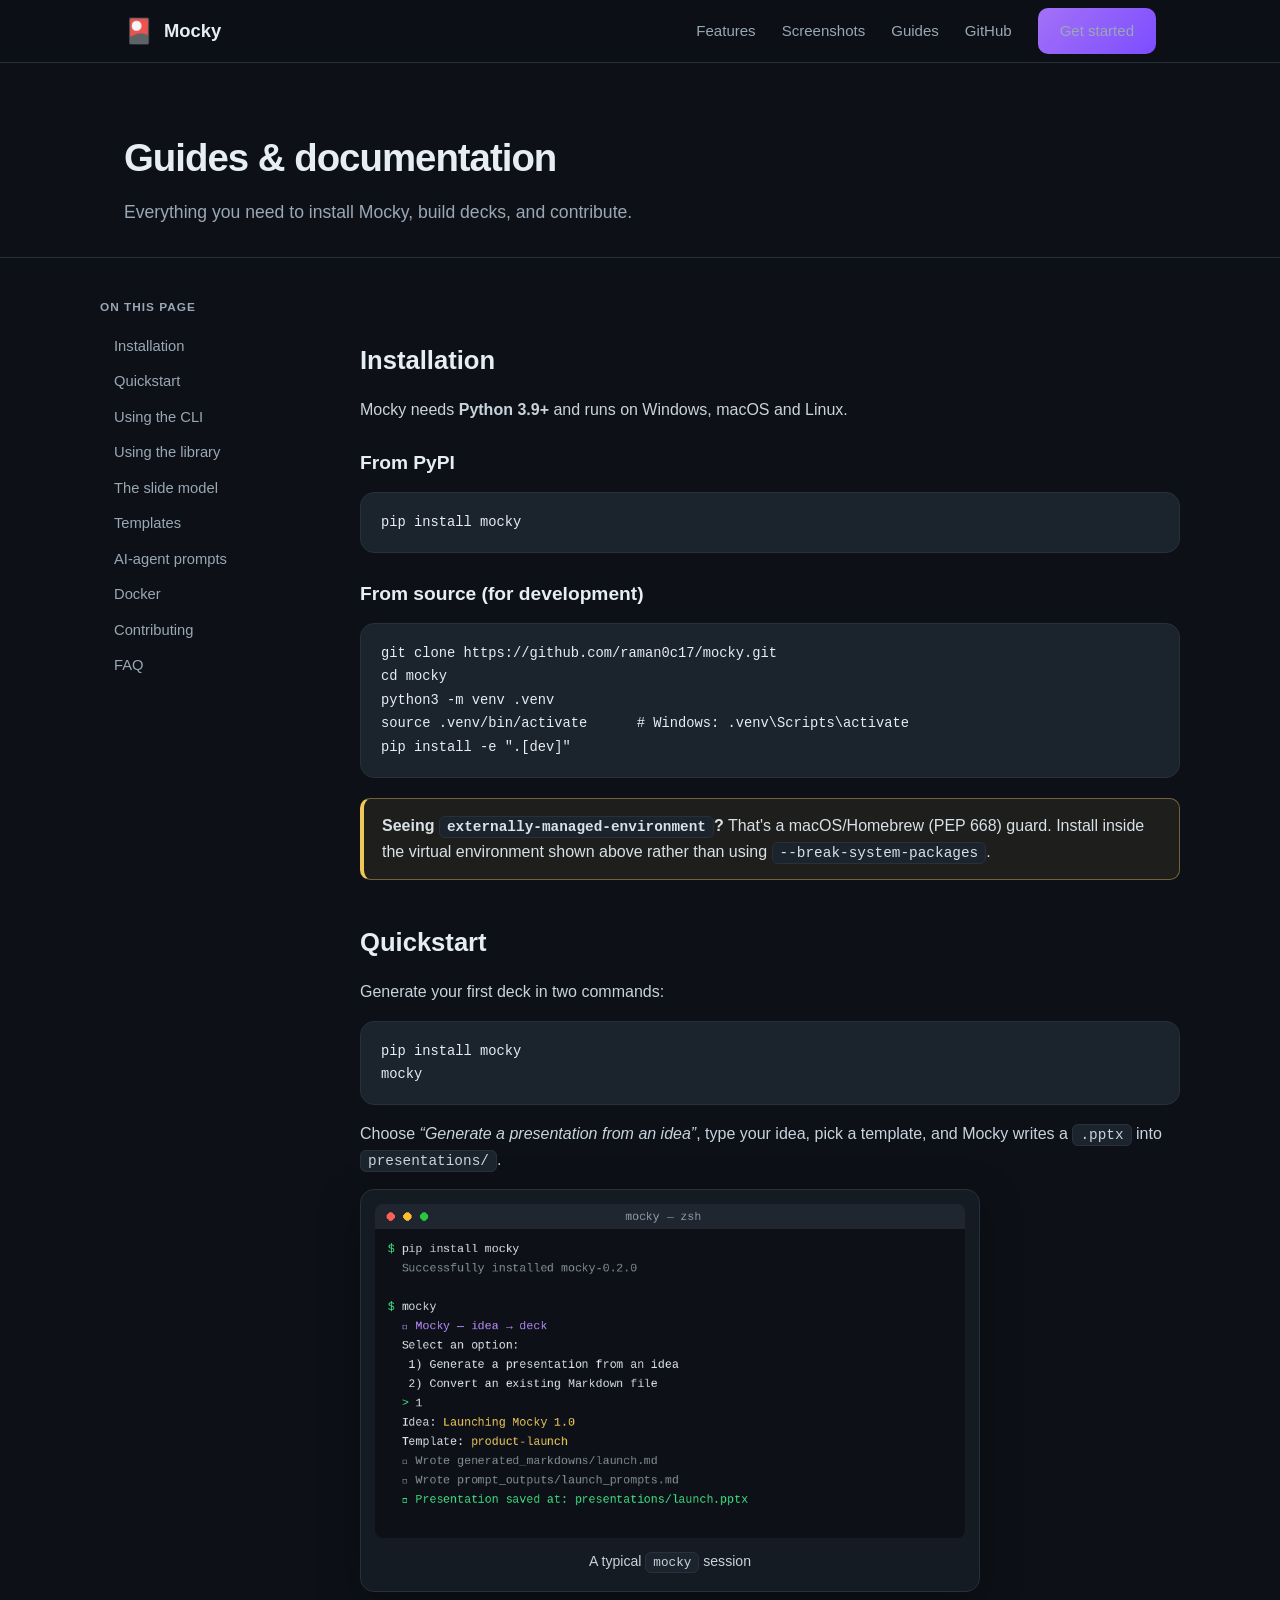
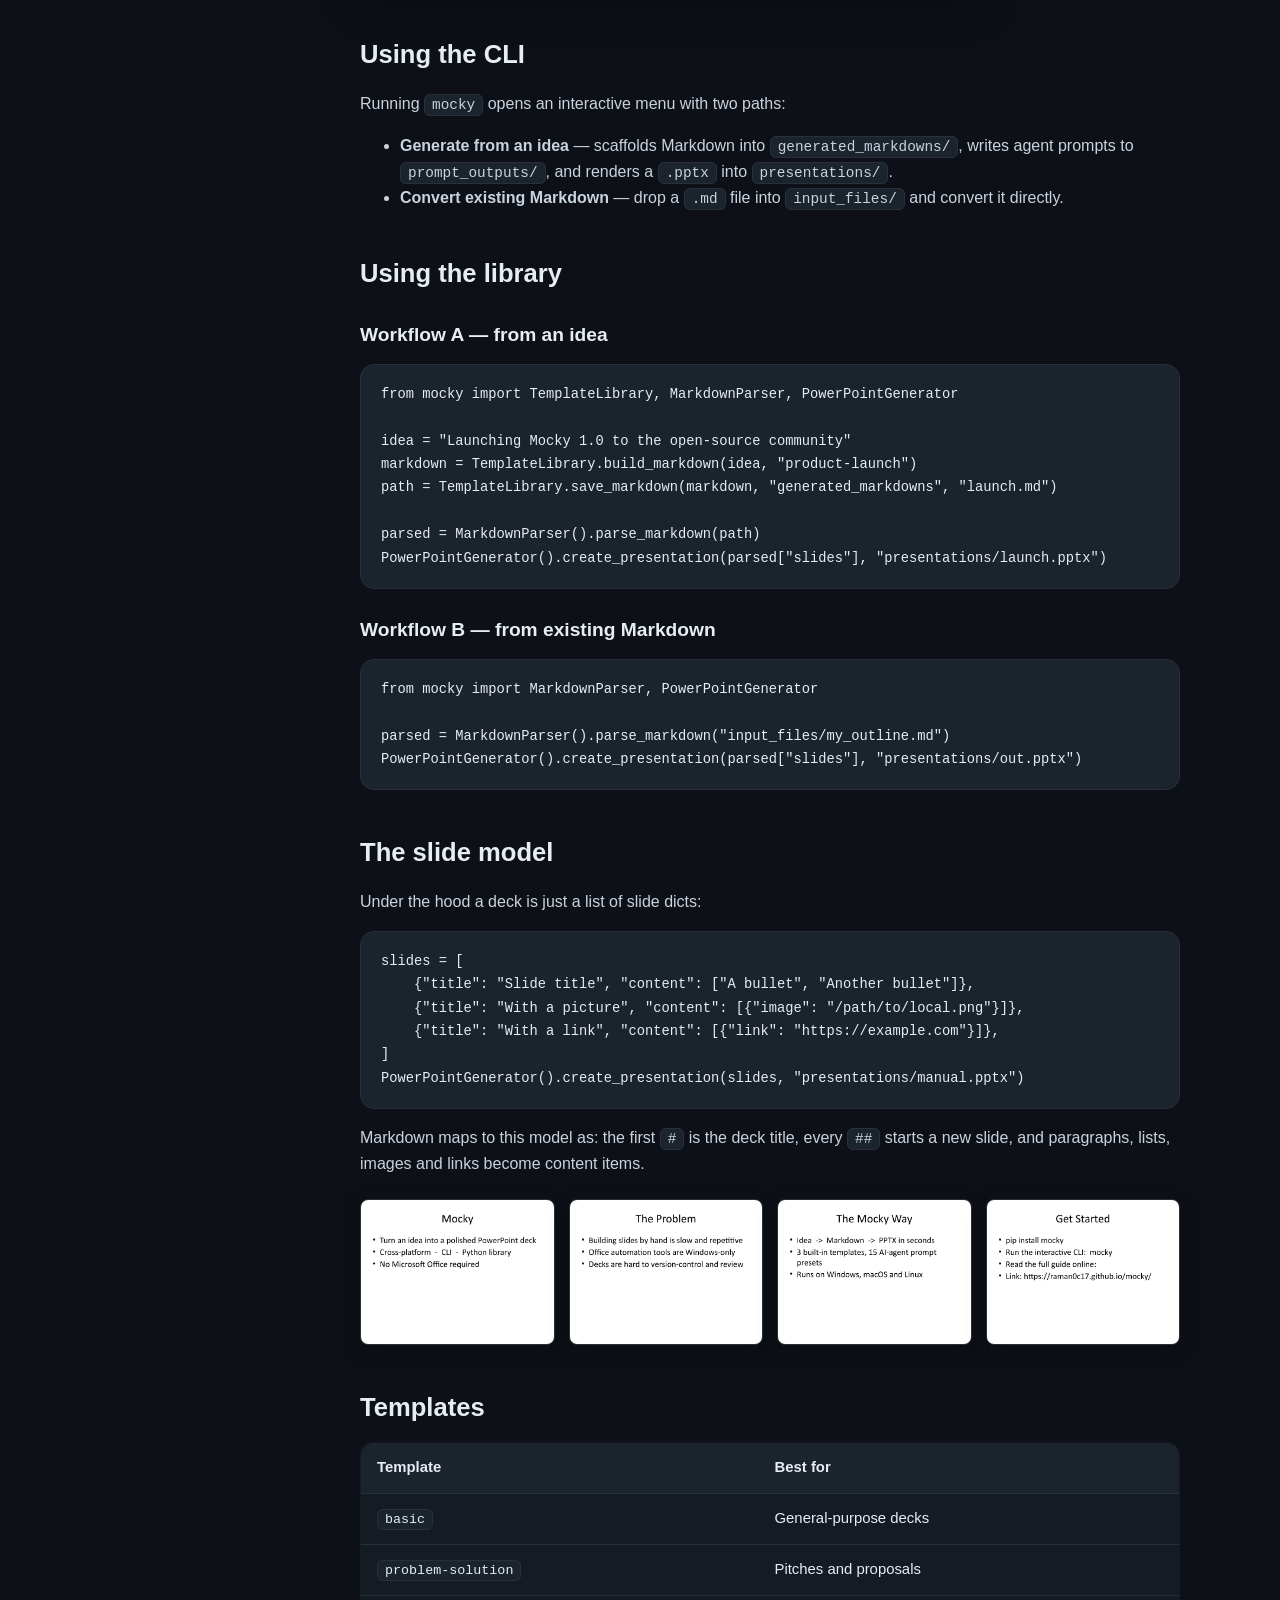
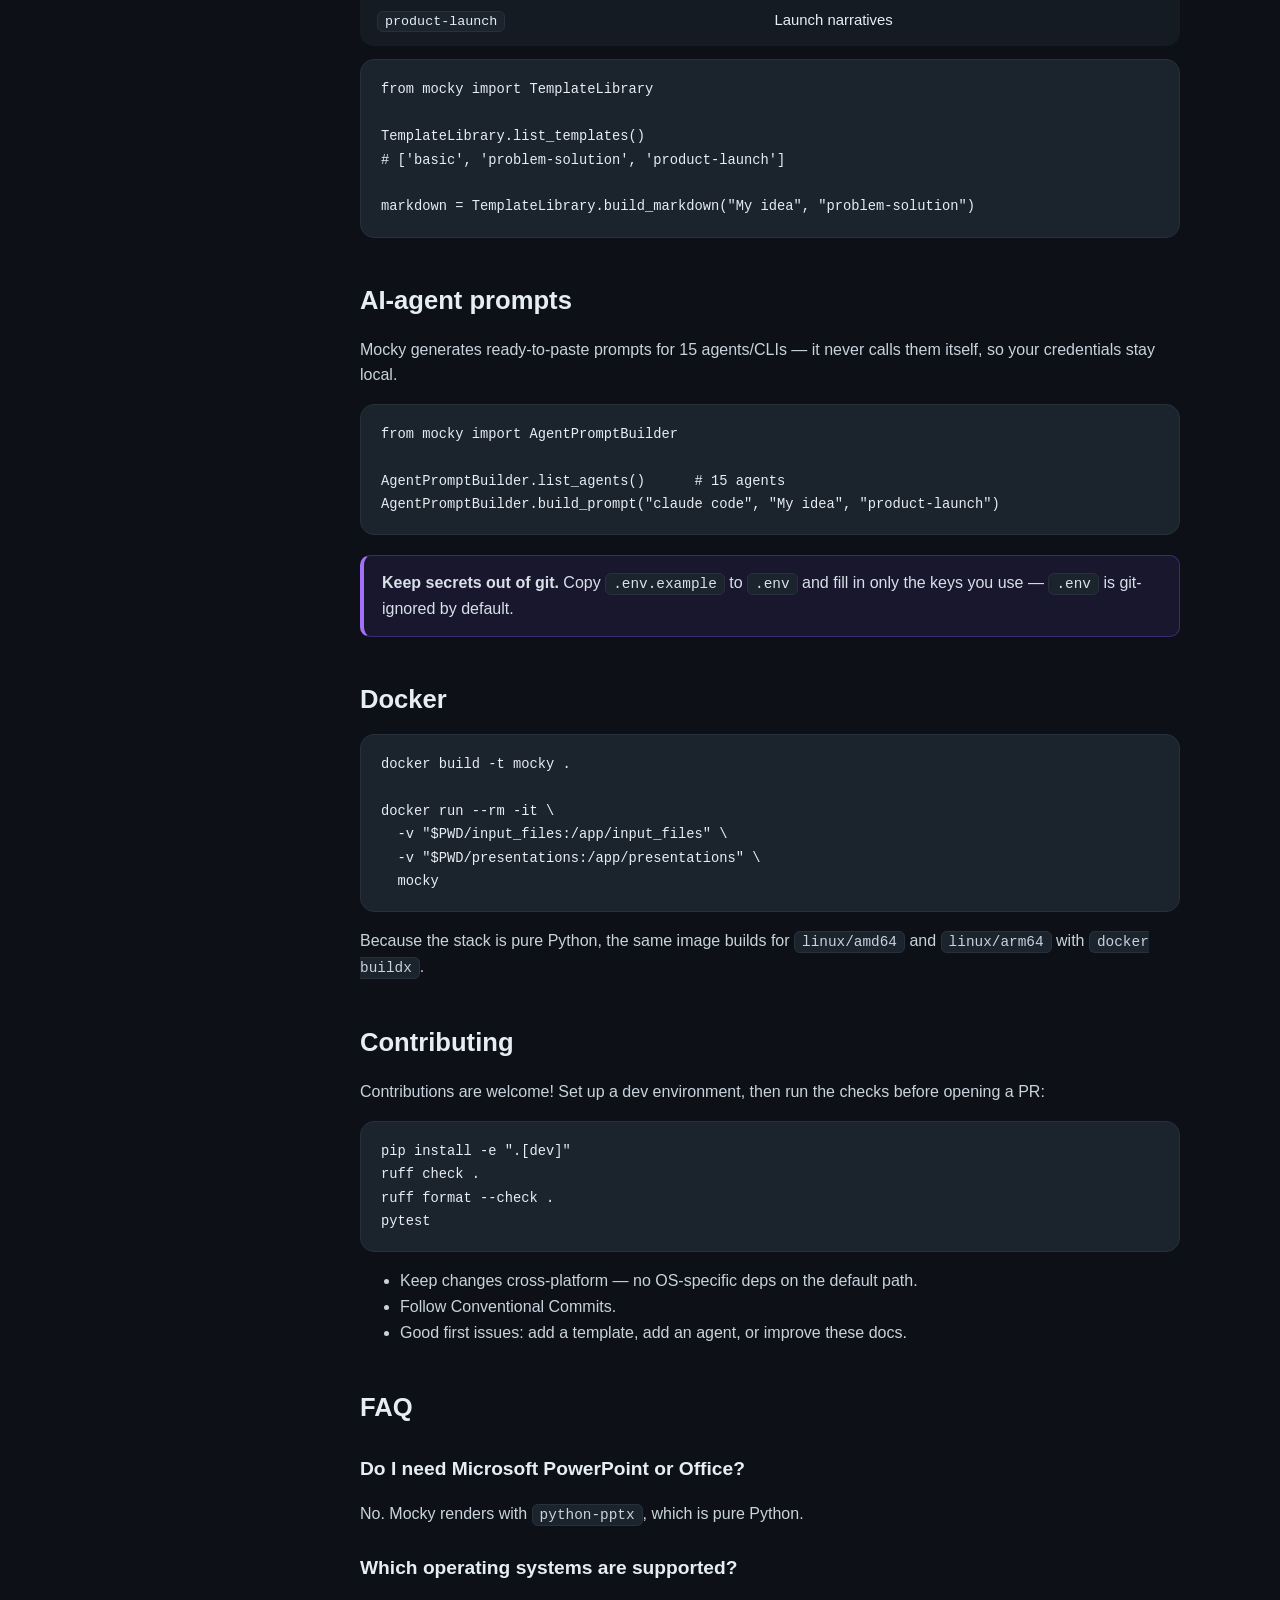
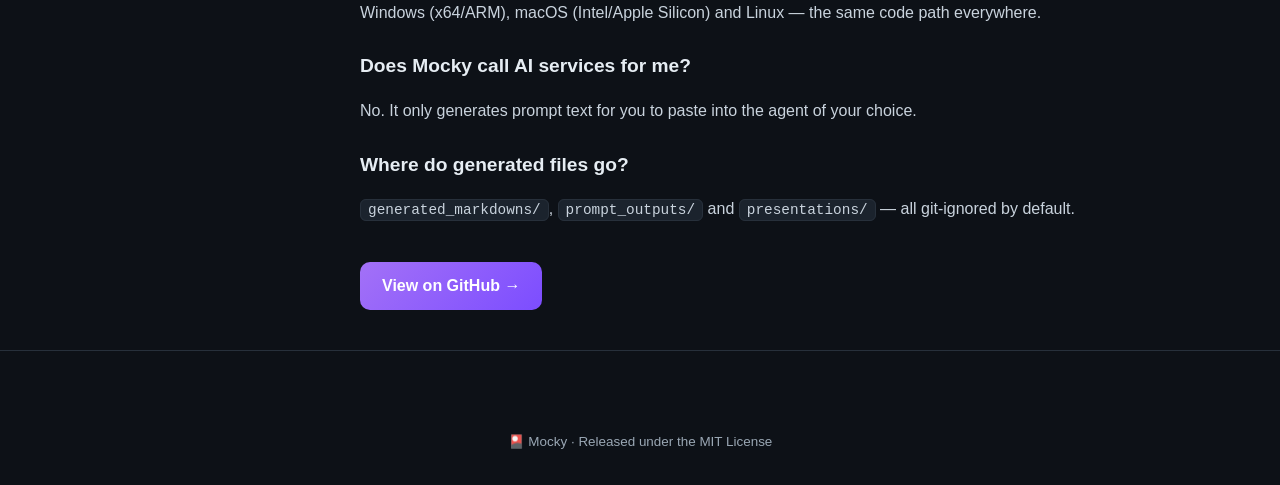
<file: website/guide.html>
<!doctype html>
<html lang="en">
<head>
<meta charset="utf-8">
<meta name="viewport" content="width=device-width,initial-scale=1">
<title>Mocky — Guides &amp; documentation</title>
<meta name="description" content="Install, usage, templates, AI-agent prompts, Docker and contributing guides for Mocky.">
<link rel="stylesheet" href="assets/css/style.css">
<meta property="og:type" content="website">
<meta property="og:url" content="https://raman0c17.github.io/mocky/guide.html">
<meta property="og:title" content="Mocky — Guides & documentation">
<meta property="og:description" content="Install, quickstart, CLI, library, templates, AI-agent prompts, Docker and contributing guides for Mocky.">
<meta property="og:image" content="https://raman0c17.github.io/mocky/assets/img/og-preview.png">
<meta name="twitter:card" content="summary_large_image">
<meta name="twitter:image" content="https://raman0c17.github.io/mocky/assets/img/og-preview.png">
<link rel="icon" href="data:image/svg+xml,<svg xmlns='http://www.w3.org/2000/svg' viewBox='0 0 100 100'><text y='.9em' font-size='90'>🎴</text></svg>">
</head>
<body>

<header class="nav">
  <div class="container nav-inner">
    <a class="brand" href="index.html"><span class="logo">🎴</span> Mocky</a>
    <nav class="nav-links">
      <a href="index.html#features">Features</a>
      <a href="index.html#screenshots">Screenshots</a>
      <a href="guide.html">Guides</a>
      <a href="https://github.com/raman0c17/mocky">GitHub</a>
      <a class="btn" href="#install">Get started</a>
    </nav>
  </div>
</header>

<div class="page-hero">
  <div class="container">
    <h1>Guides &amp; documentation</h1>
    <p>Everything you need to install Mocky, build decks, and contribute.</p>
  </div>
</div>

<div class="container doc">
  <aside class="toc">
    <h5>On this page</h5>
    <a href="#install">Installation</a>
    <a href="#quickstart">Quickstart</a>
    <a href="#cli">Using the CLI</a>
    <a href="#library">Using the library</a>
    <a href="#slide-model">The slide model</a>
    <a href="#templates">Templates</a>
    <a href="#agents">AI-agent prompts</a>
    <a href="#docker">Docker</a>
    <a href="#contributing">Contributing</a>
    <a href="#faq">FAQ</a>
  </aside>

  <main class="doc-body">
    <h2 id="install">Installation</h2>
    <p>Mocky needs <strong>Python 3.9+</strong> and runs on Windows, macOS and Linux.</p>
    <h3>From PyPI</h3>
    <pre><code>pip install mocky</code></pre>
    <h3>From source (for development)</h3>
    <pre><code>git clone https://github.com/raman0c17/mocky.git
cd mocky
python3 -m venv .venv
source .venv/bin/activate      # Windows: .venv\Scripts\activate
pip install -e ".[dev]"</code></pre>
    <div class="callout warn"><p><strong>Seeing <code>externally-managed-environment</code>?</strong>
      That's a macOS/Homebrew (PEP 668) guard. Install inside the virtual environment shown above
      rather than using <code>--break-system-packages</code>.</p></div>

    <h2 id="quickstart">Quickstart</h2>
    <p>Generate your first deck in two commands:</p>
    <pre><code>pip install mocky
mocky</code></pre>
    <p>Choose <em>“Generate a presentation from an idea”</em>, type your idea, pick a template,
      and Mocky writes a <code>.pptx</code> into <code>presentations/</code>.</p>
    <div class="shot" style="max-width:620px"><img src="assets/img/cli.png" alt="Mocky CLI session"><p>A typical <code>mocky</code> session</p></div>

    <h2 id="cli">Using the CLI</h2>
    <p>Running <code>mocky</code> opens an interactive menu with two paths:</p>
    <ul>
      <li><strong>Generate from an idea</strong> — scaffolds Markdown into <code>generated_markdowns/</code>,
        writes agent prompts to <code>prompt_outputs/</code>, and renders a <code>.pptx</code> into <code>presentations/</code>.</li>
      <li><strong>Convert existing Markdown</strong> — drop a <code>.md</code> file into <code>input_files/</code> and convert it directly.</li>
    </ul>

    <h2 id="library">Using the library</h2>
    <h3>Workflow A — from an idea</h3>
    <pre><code>from mocky import TemplateLibrary, MarkdownParser, PowerPointGenerator

idea = "Launching Mocky 1.0 to the open-source community"
markdown = TemplateLibrary.build_markdown(idea, "product-launch")
path = TemplateLibrary.save_markdown(markdown, "generated_markdowns", "launch.md")

parsed = MarkdownParser().parse_markdown(path)
PowerPointGenerator().create_presentation(parsed["slides"], "presentations/launch.pptx")</code></pre>
    <h3>Workflow B — from existing Markdown</h3>
    <pre><code>from mocky import MarkdownParser, PowerPointGenerator

parsed = MarkdownParser().parse_markdown("input_files/my_outline.md")
PowerPointGenerator().create_presentation(parsed["slides"], "presentations/out.pptx")</code></pre>

    <h2 id="slide-model">The slide model</h2>
    <p>Under the hood a deck is just a list of slide dicts:</p>
    <pre><code>slides = [
    {"title": "Slide title", "content": ["A bullet", "Another bullet"]},
    {"title": "With a picture", "content": [{"image": "/path/to/local.png"}]},
    {"title": "With a link", "content": [{"link": "https://example.com"}]},
]
PowerPointGenerator().create_presentation(slides, "presentations/manual.pptx")</code></pre>
    <p>Markdown maps to this model as: the first <code>#</code> is the deck title, every <code>##</code>
      starts a new slide, and paragraphs, lists, images and links become content items.</p>
    <div class="gallery">
      <img src="assets/img/slide-1.png" alt="slide 1">
      <img src="assets/img/slide-2.png" alt="slide 2">
      <img src="assets/img/slide-3.png" alt="slide 3">
      <img src="assets/img/slide-4.png" alt="slide 4">
    </div>

    <h2 id="templates">Templates</h2>
    <table>
      <tr><th>Template</th><th>Best for</th></tr>
      <tr><td><code>basic</code></td><td>General-purpose decks</td></tr>
      <tr><td><code>problem-solution</code></td><td>Pitches and proposals</td></tr>
      <tr><td><code>product-launch</code></td><td>Launch narratives</td></tr>
    </table>
    <pre><code>from mocky import TemplateLibrary

TemplateLibrary.list_templates()
# ['basic', 'problem-solution', 'product-launch']

markdown = TemplateLibrary.build_markdown("My idea", "problem-solution")</code></pre>

    <h2 id="agents">AI-agent prompts</h2>
    <p>Mocky generates ready-to-paste prompts for 15 agents/CLIs — it never calls them itself,
      so your credentials stay local.</p>
    <pre><code>from mocky import AgentPromptBuilder

AgentPromptBuilder.list_agents()      # 15 agents
AgentPromptBuilder.build_prompt("claude code", "My idea", "product-launch")</code></pre>
    <div class="callout"><p><strong>Keep secrets out of git.</strong> Copy <code>.env.example</code> to
      <code>.env</code> and fill in only the keys you use — <code>.env</code> is git-ignored by default.</p></div>

    <h2 id="docker">Docker</h2>
    <pre><code>docker build -t mocky .

docker run --rm -it \
  -v "$PWD/input_files:/app/input_files" \
  -v "$PWD/presentations:/app/presentations" \
  mocky</code></pre>
    <p>Because the stack is pure Python, the same image builds for <code>linux/amd64</code> and
      <code>linux/arm64</code> with <code>docker buildx</code>.</p>

    <h2 id="contributing">Contributing</h2>
    <p>Contributions are welcome! Set up a dev environment, then run the checks before opening a PR:</p>
    <pre><code>pip install -e ".[dev]"
ruff check .
ruff format --check .
pytest</code></pre>
    <ul>
      <li>Keep changes cross-platform — no OS-specific deps on the default path.</li>
      <li>Follow Conventional Commits.</li>
      <li>Good first issues: add a template, add an agent, or improve these docs.</li>
    </ul>

    <h2 id="faq">FAQ</h2>
    <h3>Do I need Microsoft PowerPoint or Office?</h3>
    <p>No. Mocky renders with <code>python-pptx</code>, which is pure Python.</p>
    <h3>Which operating systems are supported?</h3>
    <p>Windows (x64/ARM), macOS (Intel/Apple Silicon) and Linux — the same code path everywhere.</p>
    <h3>Does Mocky call AI services for me?</h3>
    <p>No. It only generates prompt text for you to paste into the agent of your choice.</p>
    <h3>Where do generated files go?</h3>
    <p><code>generated_markdowns/</code>, <code>prompt_outputs/</code> and <code>presentations/</code> — all git-ignored by default.</p>

    <div style="margin-top:40px"><a class="btn" href="https://github.com/raman0c17/mocky">View on GitHub →</a></div>
  </main>
</div>

<footer>
  <div class="container">
    <div class="copyright">🎴 Mocky · Released under the MIT License</div>
  </div>
</footer>

</body>
</html>
</file>
<file: website/assets/css/style.css>
:root{
  --bg:#0d1117; --panel:#151b23; --panel-2:#1b232d; --border:#27303b;
  --text:#e6edf3; --muted:#9aa7b4; --accent:#a371f7; --accent-2:#7c4dff;
  --green:#3fb950; --radius:14px; --max:1080px;
}
*{box-sizing:border-box}
html{scroll-behavior:smooth}
body{margin:0;font-family:-apple-system,BlinkMacSystemFont,'Segoe UI',Roboto,Helvetica,Arial,sans-serif;
  background:var(--bg);color:var(--text);line-height:1.6;-webkit-font-smoothing:antialiased}
a{color:var(--accent);text-decoration:none}
a:hover{text-decoration:underline}
.container{max-width:var(--max);margin:0 auto;padding:0 24px}
code{font-family:'SF Mono',ui-monospace,Menlo,Consolas,monospace;background:var(--panel-2);
  padding:2px 7px;border-radius:6px;font-size:.9em;border:1px solid var(--border)}
pre{background:var(--panel-2);border:1px solid var(--border);border-radius:var(--radius);
  padding:18px 20px;overflow:auto}
pre code{background:none;border:none;padding:0;font-size:.86rem;line-height:1.7}

/* Nav */
header.nav{position:sticky;top:0;z-index:50;backdrop-filter:blur(10px);
  background:rgba(13,17,23,.8);border-bottom:1px solid var(--border)}
.nav-inner{display:flex;align-items:center;justify-content:space-between;height:62px}
.brand{display:flex;align-items:center;gap:10px;font-weight:700;font-size:1.15rem;color:var(--text)}
.brand:hover{text-decoration:none}
.brand .logo{font-size:1.5rem}
.nav-links{display:flex;gap:26px;align-items:center}
.nav-links a{color:var(--muted);font-size:.94rem;font-weight:500}
.nav-links a:hover{color:var(--text);text-decoration:none}
.btn{display:inline-block;background:linear-gradient(135deg,var(--accent),var(--accent-2));
  color:#fff;padding:11px 22px;border-radius:10px;font-weight:600;border:none;cursor:pointer;
  transition:transform .15s ease,box-shadow .15s ease}
.btn:hover{text-decoration:none;transform:translateY(-2px);box-shadow:0 8px 24px rgba(124,77,255,.35)}
.btn.ghost{background:transparent;border:1px solid var(--border);color:var(--text)}
.btn.ghost:hover{border-color:var(--accent);box-shadow:none}
@media(max-width:760px){.nav-links a:not(.btn){display:none}}

/* Hero */
.hero{padding:90px 0 70px;text-align:center;position:relative;overflow:hidden}
.hero::before{content:'';position:absolute;top:-200px;left:50%;transform:translateX(-50%);
  width:900px;height:600px;background:radial-gradient(ellipse,rgba(124,77,255,.22),transparent 70%);z-index:0}
.hero .container{position:relative;z-index:1}
.badge-pill{display:inline-block;background:var(--panel);border:1px solid var(--border);
  color:var(--muted);padding:6px 16px;border-radius:999px;font-size:.83rem;margin-bottom:26px}
.hero h1{font-size:3.3rem;line-height:1.08;margin:0 0 18px;letter-spacing:-1.5px}
.hero h1 .grad{background:linear-gradient(120deg,var(--accent),#5ad1ff);-webkit-background-clip:text;
  background-clip:text;color:transparent}
.hero p.lead{font-size:1.25rem;color:var(--muted);max-width:680px;margin:0 auto 34px}
.hero-cta{display:flex;gap:14px;justify-content:center;flex-wrap:wrap}
.badges{margin-top:30px;display:flex;gap:8px;justify-content:center;flex-wrap:wrap}
.badges img{height:22px}

/* Sections */
section{padding:70px 0;border-top:1px solid var(--border)}
section h2{font-size:2rem;letter-spacing:-.5px;margin:0 0 12px;text-align:center}
section .sub{text-align:center;color:var(--muted);max-width:620px;margin:0 auto 46px}
.eyebrow{text-align:center;color:var(--accent);font-weight:700;letter-spacing:1.5px;
  text-transform:uppercase;font-size:.78rem;margin-bottom:10px}

/* Features grid */
.grid{display:grid;grid-template-columns:repeat(3,1fr);gap:20px}
@media(max-width:860px){.grid{grid-template-columns:1fr}}
.card{background:var(--panel);border:1px solid var(--border);border-radius:var(--radius);
  padding:26px;transition:border-color .2s ease,transform .2s ease}
.card:hover{border-color:var(--accent);transform:translateY(-3px)}
.card .ico{font-size:1.8rem;margin-bottom:12px}
.card h3{margin:0 0 8px;font-size:1.12rem}
.card p{margin:0;color:var(--muted);font-size:.95rem}

/* Steps */
.steps{display:grid;grid-template-columns:repeat(4,1fr);gap:18px;counter-reset:step}
@media(max-width:860px){.steps{grid-template-columns:1fr 1fr}}
@media(max-width:520px){.steps{grid-template-columns:1fr}}
.step{background:var(--panel);border:1px solid var(--border);border-radius:var(--radius);padding:24px;position:relative}
.step::before{counter-increment:step;content:counter(step);position:absolute;top:-14px;left:22px;
  width:30px;height:30px;border-radius:50%;background:linear-gradient(135deg,var(--accent),var(--accent-2));
  color:#fff;display:grid;place-items:center;font-weight:700;font-size:.9rem}
.step h4{margin:10px 0 6px;font-size:1.02rem}
.step p{margin:0;color:var(--muted);font-size:.9rem}
.step code{font-size:.82rem}

/* Screenshots */
.shots{display:grid;grid-template-columns:1fr 1fr;gap:22px;align-items:start}
@media(max-width:860px){.shots{grid-template-columns:1fr}}
.shot{background:var(--panel);border:1px solid var(--border);border-radius:var(--radius);
  padding:14px;box-shadow:0 12px 40px rgba(0,0,0,.35)}
.shot img{width:100%;border-radius:8px;display:block}
.shot p{margin:12px 4px 4px;color:var(--muted);font-size:.88rem;text-align:center}
.gallery{display:grid;grid-template-columns:repeat(4,1fr);gap:14px;margin-top:22px}
@media(max-width:860px){.gallery{grid-template-columns:1fr 1fr}}
.gallery img{width:100%;border-radius:8px;border:1px solid var(--border);
  box-shadow:0 6px 20px rgba(0,0,0,.3);transition:transform .2s}
.gallery img:hover{transform:scale(1.03)}

/* two-col */
.two{display:grid;grid-template-columns:1fr 1fr;gap:34px;align-items:center}
@media(max-width:860px){.two{grid-template-columns:1fr}}
.two h3{font-size:1.4rem;margin:0 0 14px}
.two ul{margin:0;padding-left:20px;color:var(--muted)}
.two li{margin-bottom:8px}

/* table */
table{width:100%;border-collapse:collapse;background:var(--panel);
  border:1px solid var(--border);border-radius:var(--radius);overflow:hidden}
th,td{padding:13px 16px;text-align:left;border-bottom:1px solid var(--border);font-size:.93rem}
th{background:var(--panel-2);font-weight:600}
tr:last-child td{border-bottom:none}

/* platform pills */
.pills{display:flex;gap:12px;justify-content:center;flex-wrap:wrap}
.pill{background:var(--panel);border:1px solid var(--border);border-radius:10px;
  padding:14px 22px;font-weight:600;display:flex;align-items:center;gap:10px}
.pill span{font-size:1.4rem}

/* footer */
footer{padding:50px 0 40px;border-top:1px solid var(--border);color:var(--muted);font-size:.9rem}
.foot-grid{display:flex;justify-content:space-between;flex-wrap:wrap;gap:24px}
.foot-grid a{color:var(--muted);display:block;margin:6px 0}
.foot-grid a:hover{color:var(--text)}
.foot-col h5{color:var(--text);margin:0 0 10px;font-size:.95rem}
.copyright{margin-top:30px;text-align:center;color:var(--muted);font-size:.84rem}

/* page hero (guide) */
.page-hero{padding:64px 0 30px;border-bottom:1px solid var(--border)}
.page-hero h1{font-size:2.4rem;margin:0 0 10px;letter-spacing:-1px}
.page-hero p{color:var(--muted);font-size:1.1rem;margin:0}
.doc{display:grid;grid-template-columns:220px 1fr;gap:40px;padding:40px 0}
@media(max-width:860px){.doc{grid-template-columns:1fr}.toc{position:static!important;display:none}}
.toc{position:sticky;top:90px;align-self:start}
.toc h5{color:var(--muted);text-transform:uppercase;font-size:.74rem;letter-spacing:1px;margin:0 0 12px}
.toc a{display:block;color:var(--muted);padding:6px 0;font-size:.92rem;border-left:2px solid transparent;padding-left:12px}
.toc a:hover{color:var(--text);border-left-color:var(--accent);text-decoration:none}
.doc-body h2{text-align:left;margin:42px 0 14px;font-size:1.6rem;scroll-margin-top:90px}
.doc-body h3{margin:26px 0 10px;font-size:1.2rem}
.doc-body p,.doc-body li{color:#c9d3dd}
.callout{background:rgba(124,77,255,.1);border:1px solid rgba(124,77,255,.35);
  border-left:4px solid var(--accent);border-radius:10px;padding:14px 18px;margin:20px 0}
.callout.warn{background:rgba(240,200,90,.08);border-color:rgba(240,200,90,.4);border-left-color:var(--yellow,#f0c85a)}
.callout p{margin:0;color:#d8e0e8}
</file>
<file: assets/stylesheets/main.484c7ddc.min.css>
@charset "UTF-8";html{-webkit-text-size-adjust:none;-moz-text-size-adjust:none;text-size-adjust:none;box-sizing:border-box}*,:after,:before{box-sizing:inherit}@media (prefers-reduced-motion){*,:after,:before{transition:none!important}}body{margin:0}a,button,input,label{-webkit-tap-highlight-color:transparent}a{color:inherit;text-decoration:none}hr{border:0;box-sizing:initial;display:block;height:.05rem;overflow:visible;padding:0}small{font-size:80%}sub,sup{line-height:1em}img{border-style:none}table{border-collapse:initial;border-spacing:0}td,th{font-weight:400;vertical-align:top}button{background:#0000;border:0;font-family:inherit;font-size:inherit;margin:0;padding:0}input{border:0;outline:none}:root{--md-primary-fg-color:#4051b5;--md-primary-fg-color--light:#5d6cc0;--md-primary-fg-color--dark:#303fa1;--md-primary-bg-color:#fff;--md-primary-bg-color--light:#ffffffb3;--md-accent-fg-color:#526cfe;--md-accent-fg-color--transparent:#526cfe1a;--md-accent-bg-color:#fff;--md-accent-bg-color--light:#ffffffb3}[data-md-color-scheme=default]{color-scheme:light}[data-md-color-scheme=default] img[src$="#gh-dark-mode-only"],[data-md-color-scheme=default] img[src$="#only-dark"]{display:none}:root,[data-md-color-scheme=default]{--md-hue:225deg;--md-default-fg-color:#000000de;--md-default-fg-color--light:#0000008a;--md-default-fg-color--lighter:#00000052;--md-default-fg-color--lightest:#00000012;--md-default-bg-color:#fff;--md-default-bg-color--light:#ffffffb3;--md-default-bg-color--lighter:#ffffff4d;--md-default-bg-color--lightest:#ffffff1f;--md-code-fg-color:#36464e;--md-code-bg-color:#f5f5f5;--md-code-bg-color--light:#f5f5f5b3;--md-code-bg-color--lighter:#f5f5f54d;--md-code-hl-color:#4287ff;--md-code-hl-color--light:#4287ff1a;--md-code-hl-number-color:#d52a2a;--md-code-hl-special-color:#db1457;--md-code-hl-function-color:#a846b9;--md-code-hl-constant-color:#6e59d9;--md-code-hl-keyword-color:#3f6ec6;--md-code-hl-string-color:#1c7d4d;--md-code-hl-name-color:var(--md-code-fg-color);--md-code-hl-operator-color:var(--md-default-fg-color--light);--md-code-hl-punctuation-color:var(--md-default-fg-color--light);--md-code-hl-comment-color:var(--md-default-fg-color--light);--md-code-hl-generic-color:var(--md-default-fg-color--light);--md-code-hl-variable-color:var(--md-default-fg-color--light);--md-typeset-color:var(--md-default-fg-color);--md-typeset-a-color:var(--md-primary-fg-color);--md-typeset-del-color:#f5503d26;--md-typeset-ins-color:#0bd57026;--md-typeset-kbd-color:#fafafa;--md-typeset-kbd-accent-color:#fff;--md-typeset-kbd-border-color:#b8b8b8;--md-typeset-mark-color:#ffff0080;--md-typeset-table-color:#0000001f;--md-typeset-table-color--light:rgba(0,0,0,.035);--md-admonition-fg-color:var(--md-default-fg-color);--md-admonition-bg-color:var(--md-default-bg-color);--md-warning-fg-color:#000000de;--md-warning-bg-color:#ff9;--md-footer-fg-color:#fff;--md-footer-fg-color--light:#ffffffb3;--md-footer-fg-color--lighter:#ffffff73;--md-footer-bg-color:#000000de;--md-footer-bg-color--dark:#00000052;--md-shadow-z1:0 0.2rem 0.5rem #0000000d,0 0 0.05rem #0000001a;--md-shadow-z2:0 0.2rem 0.5rem #0000001a,0 0 0.05rem #00000040;--md-shadow-z3:0 0.2rem 0.5rem #0003,0 0 0.05rem #00000059}.md-icon svg{fill:currentcolor;display:block;height:1.2rem;width:1.2rem}body{-webkit-font-smoothing:antialiased;-moz-osx-font-smoothing:grayscale;--md-text-font-family:var(--md-text-font,_),-apple-system,BlinkMacSystemFont,Helvetica,Arial,sans-serif;--md-code-font-family:var(--md-code-font,_),SFMono-Regular,Consolas,Menlo,monospace}aside,body,input{font-feature-settings:"kern","liga";color:var(--md-typeset-color);font-family:var(--md-text-font-family)}code,kbd,pre{font-feature-settings:"kern";font-family:var(--md-code-font-family)}:root{--md-typeset-table-sort-icon:url('data:image/svg+xml;charset=utf-8,<svg xmlns="http://www.w3.org/2000/svg" viewBox="0 0 24 24"><path d="m18 21-4-4h3V7h-3l4-4 4 4h-3v10h3M2 19v-2h10v2M2 13v-2h7v2M2 7V5h4v2z"/></svg>');--md-typeset-table-sort-icon--asc:url('data:image/svg+xml;charset=utf-8,<svg xmlns="http://www.w3.org/2000/svg" viewBox="0 0 24 24"><path d="M19 17h3l-4 4-4-4h3V3h2M2 17h10v2H2M6 5v2H2V5m0 6h7v2H2z"/></svg>');--md-typeset-table-sort-icon--desc:url('data:image/svg+xml;charset=utf-8,<svg xmlns="http://www.w3.org/2000/svg" viewBox="0 0 24 24"><path d="M19 7h3l-4-4-4 4h3v14h2M2 17h10v2H2M6 5v2H2V5m0 6h7v2H2z"/></svg>')}.md-typeset{-webkit-print-color-adjust:exact;color-adjust:exact;font-size:.8rem;line-height:1.6;overflow-wrap:break-word}@media print{.md-typeset{font-size:.68rem}}.md-typeset blockquote,.md-typeset dl,.md-typeset figure,.md-typeset ol,.md-typeset pre,.md-typeset ul{margin-bottom:1em;margin-top:1em}.md-typeset h1{color:var(--md-default-fg-color--light);font-size:2em;line-height:1.3;margin:0 0 1.25em}.md-typeset h1,.md-typeset h2{font-weight:300;letter-spacing:-.01em}.md-typeset h2{font-size:1.5625em;line-height:1.4;margin:1.6em 0 .64em}.md-typeset h3{font-size:1.25em;font-weight:400;letter-spacing:-.01em;line-height:1.5;margin:1.6em 0 .8em}.md-typeset h2+h3{margin-top:.8em}.md-typeset h4{font-weight:700;letter-spacing:-.01em;margin:1em 0}.md-typeset h5,.md-typeset h6{color:var(--md-default-fg-color--light);font-size:.8em;font-weight:700;letter-spacing:-.01em;margin:1.25em 0}.md-typeset h5{text-transform:uppercase}.md-typeset h5 code{text-transform:none}.md-typeset hr{border-bottom:.05rem solid var(--md-default-fg-color--lightest);display:flow-root;margin:1.5em 0}.md-typeset a{color:var(--md-typeset-a-color);word-break:break-word}.md-typeset a,.md-typeset a:before{transition:color 125ms}.md-typeset a:focus,.md-typeset a:hover{color:var(--md-accent-fg-color)}.md-typeset a:focus code,.md-typeset a:hover code{background-color:var(--md-accent-fg-color--transparent);color:var(--md-accent-fg-color)}.md-typeset a code{color:var(--md-typeset-a-color)}.md-typeset a.focus-visible{outline-color:var(--md-accent-fg-color);outline-offset:.2rem}.md-typeset code,.md-typeset kbd,.md-typeset pre{color:var(--md-code-fg-color);direction:ltr;font-variant-ligatures:none;transition:background-color 125ms}@media print{.md-typeset code,.md-typeset kbd,.md-typeset pre{white-space:pre-wrap}}.md-typeset code{background-color:var(--md-code-bg-color);border-radius:.1rem;-webkit-box-decoration-break:clone;box-decoration-break:clone;font-size:.85em;padding:0 .2941176471em;transition:color 125ms,background-color 125ms;word-break:break-word}.md-typeset code:not(.focus-visible){-webkit-tap-highlight-color:transparent;outline:none}.md-typeset pre{display:flow-root;line-height:1.4;position:relative}.md-typeset pre>code{-webkit-box-decoration-break:slice;box-decoration-break:slice;box-shadow:none;display:block;margin:0;outline-color:var(--md-accent-fg-color);overflow:auto;padding:.7720588235em 1.1764705882em;scrollbar-color:var(--md-default-fg-color--lighter) #0000;scrollbar-width:thin;touch-action:auto;word-break:normal}.md-typeset pre>code:hover{scrollbar-color:var(--md-accent-fg-color) #0000}.md-typeset pre>code::-webkit-scrollbar{height:.2rem;width:.2rem}.md-typeset pre>code::-webkit-scrollbar-thumb{background-color:var(--md-default-fg-color--lighter)}.md-typeset pre>code::-webkit-scrollbar-thumb:hover{background-color:var(--md-accent-fg-color)}.md-typeset kbd{background-color:var(--md-typeset-kbd-color);border-radius:.1rem;box-shadow:0 .1rem 0 .05rem var(--md-typeset-kbd-border-color),0 .1rem 0 var(--md-typeset-kbd-border-color),0 -.1rem .2rem var(--md-typeset-kbd-accent-color) inset;color:var(--md-default-fg-color);display:inline-block;font-size:.75em;padding:0 .6666666667em;vertical-align:text-top;word-break:break-word}.md-typeset mark{background-color:var(--md-typeset-mark-color);-webkit-box-decoration-break:clone;box-decoration-break:clone;color:inherit;word-break:break-word}.md-typeset abbr{cursor:help;text-decoration:none}.md-typeset [data-preview],.md-typeset abbr{border-bottom:.05rem dotted var(--md-default-fg-color--light)}.md-typeset small{opacity:.75}[dir=ltr] .md-typeset sub,[dir=ltr] .md-typeset sup{margin-left:.078125em}[dir=rtl] .md-typeset sub,[dir=rtl] .md-typeset sup{margin-right:.078125em}[dir=ltr] .md-typeset blockquote{padding-left:.6rem}[dir=rtl] .md-typeset blockquote{padding-right:.6rem}[dir=ltr] .md-typeset blockquote{border-left:.2rem solid var(--md-default-fg-color--lighter)}[dir=rtl] .md-typeset blockquote{border-right:.2rem solid var(--md-default-fg-color--lighter)}.md-typeset blockquote{color:var(--md-default-fg-color--light);margin-left:0;margin-right:0}.md-typeset ul{list-style-type:disc}.md-typeset ul[type]{list-style-type:revert-layer}[dir=ltr] .md-typeset ol,[dir=ltr] .md-typeset ul{margin-left:.625em}[dir=rtl] .md-typeset ol,[dir=rtl] .md-typeset ul{margin-right:.625em}.md-typeset ol,.md-typeset ul{padding:0}.md-typeset ol:not([hidden]),.md-typeset ul:not([hidden]){display:flow-root}.md-typeset ol ol,.md-typeset ul ol{list-style-type:lower-alpha}.md-typeset ol ol ol,.md-typeset ul ol ol{list-style-type:lower-roman}.md-typeset ol ol ol ol,.md-typeset ul ol ol ol{list-style-type:upper-alpha}.md-typeset ol ol ol ol ol,.md-typeset ul ol ol ol ol{list-style-type:upper-roman}.md-typeset ol[type],.md-typeset ul[type]{list-style-type:revert-layer}[dir=ltr] .md-typeset ol li,[dir=ltr] .md-typeset ul li{margin-left:1.25em}[dir=rtl] .md-typeset ol li,[dir=rtl] .md-typeset ul li{margin-right:1.25em}.md-typeset ol li,.md-typeset ul li{margin-bottom:.5em}.md-typeset ol li blockquote,.md-typeset ol li p,.md-typeset ul li blockquote,.md-typeset ul li p{margin:.5em 0}.md-typeset ol li:last-child,.md-typeset ul li:last-child{margin-bottom:0}[dir=ltr] .md-typeset ol li ol,[dir=ltr] .md-typeset ol li ul,[dir=ltr] .md-typeset ul li ol,[dir=ltr] .md-typeset ul li ul{margin-left:.625em}[dir=rtl] .md-typeset ol li ol,[dir=rtl] .md-typeset ol li ul,[dir=rtl] .md-typeset ul li ol,[dir=rtl] .md-typeset ul li ul{margin-right:.625em}.md-typeset ol li ol,.md-typeset ol li ul,.md-typeset ul li ol,.md-typeset ul li ul{margin-bottom:.5em;margin-top:.5em}[dir=ltr] .md-typeset dd{margin-left:1.875em}[dir=rtl] .md-typeset dd{margin-right:1.875em}.md-typeset dd{margin-bottom:1.5em;margin-top:1em}.md-typeset img,.md-typeset svg,.md-typeset video{height:auto;max-width:100%}.md-typeset img[align=left]{margin:1em 1em 1em 0}.md-typeset img[align=right]{margin:1em 0 1em 1em}.md-typeset img[align]:only-child{margin-top:0}.md-typeset figure{display:flow-root;margin:1em auto;max-width:100%;text-align:center;width:fit-content}.md-typeset figure img{display:block;margin:0 auto}.md-typeset figcaption{font-style:italic;margin:1em auto;max-width:24rem}.md-typeset iframe{max-width:100%}.md-typeset table:not([class]){background-color:var(--md-default-bg-color);border:.05rem solid var(--md-typeset-table-color);border-radius:.1rem;display:inline-block;font-size:.64rem;max-width:100%;overflow:auto;touch-action:auto}@media print{.md-typeset table:not([class]){display:table}}.md-typeset table:not([class])+*{margin-top:1.5em}.md-typeset table:not([class]) td>:first-child,.md-typeset table:not([class]) th>:first-child{margin-top:0}.md-typeset table:not([class]) td>:last-child,.md-typeset table:not([class]) th>:last-child{margin-bottom:0}.md-typeset table:not([class]) td:not([align]),.md-typeset table:not([class]) th:not([align]){text-align:left}[dir=rtl] .md-typeset table:not([class]) td:not([align]),[dir=rtl] .md-typeset table:not([class]) th:not([align]){text-align:right}.md-typeset table:not([class]) th{font-weight:700;min-width:5rem;padding:.9375em 1.25em;vertical-align:top}.md-typeset table:not([class]) td{border-top:.05rem solid var(--md-typeset-table-color);padding:.9375em 1.25em;vertical-align:top}.md-typeset table:not([class]) tbody tr{transition:background-color 125ms}.md-typeset table:not([class]) tbody tr:hover{background-color:var(--md-typeset-table-color--light);box-shadow:0 .05rem 0 var(--md-default-bg-color) inset}.md-typeset table:not([class]) a{word-break:normal}.md-typeset table th[role=columnheader]{cursor:pointer}[dir=ltr] .md-typeset table th[role=columnheader]:after{margin-left:.5em}[dir=rtl] .md-typeset table th[role=columnheader]:after{margin-right:.5em}.md-typeset table th[role=columnheader]:after{content:"";display:inline-block;height:1.2em;-webkit-mask-image:var(--md-typeset-table-sort-icon);mask-image:var(--md-typeset-table-sort-icon);-webkit-mask-repeat:no-repeat;mask-repeat:no-repeat;-webkit-mask-size:contain;mask-size:contain;transition:background-color 125ms;vertical-align:text-bottom;width:1.2em}.md-typeset table th[role=columnheader]:hover:after{background-color:var(--md-default-fg-color--lighter)}.md-typeset table th[role=columnheader][aria-sort=ascending]:after{background-color:var(--md-default-fg-color--light);-webkit-mask-image:var(--md-typeset-table-sort-icon--asc);mask-image:var(--md-typeset-table-sort-icon--asc)}.md-typeset table th[role=columnheader][aria-sort=descending]:after{background-color:var(--md-default-fg-color--light);-webkit-mask-image:var(--md-typeset-table-sort-icon--desc);mask-image:var(--md-typeset-table-sort-icon--desc)}.md-typeset__scrollwrap{margin:1em -.8rem;overflow-x:auto;touch-action:auto}.md-typeset__table{display:inline-block;margin-bottom:.5em;padding:0 .8rem}@media print{.md-typeset__table{display:block}}html .md-typeset__table table{display:table;margin:0;overflow:hidden;width:100%}@media screen and (max-width:44.984375em){.md-content__inner>pre{margin:1em -.8rem}.md-content__inner>pre code{border-radius:0}}.md-typeset .md-author{border-radius:100%;display:block;flex-shrink:0;height:1.6rem;overflow:hidden;position:relative;transition:color 125ms,transform 125ms;width:1.6rem}.md-typeset .md-author img{display:block}.md-typeset .md-author--more{background:var(--md-default-fg-color--lightest);color:var(--md-default-fg-color--lighter);font-size:.6rem;font-weight:700;line-height:1.6rem;text-align:center}.md-typeset .md-author--long{height:2.4rem;width:2.4rem}.md-typeset a.md-author{transform:scale(1)}.md-typeset a.md-author img{border-radius:100%;filter:grayscale(100%) opacity(75%);transition:filter 125ms}.md-typeset a.md-author:focus,.md-typeset a.md-author:hover{transform:scale(1.1);z-index:1}.md-typeset a.md-author:focus img,.md-typeset a.md-author:hover img{filter:grayscale(0)}.md-banner{background-color:var(--md-footer-bg-color);color:var(--md-footer-fg-color);overflow:auto}@media print{.md-banner{display:none}}.md-banner--warning{background-color:var(--md-warning-bg-color);color:var(--md-warning-fg-color)}.md-banner__inner{font-size:.7rem;margin:.6rem auto;padding:0 .8rem}[dir=ltr] .md-banner__button{float:right}[dir=rtl] .md-banner__button{float:left}.md-banner__button{color:inherit;cursor:pointer;transition:opacity .25s}.no-js .md-banner__button{display:none}.md-banner__button:hover{opacity:.7}html{font-size:125%;height:100%;overflow-x:hidden}@media screen and (min-width:100em){html{font-size:137.5%}}@media screen and (min-width:125em){html{font-size:150%}}body{background-color:var(--md-default-bg-color);display:flex;flex-direction:column;font-size:.5rem;min-height:100%;position:relative;width:100%}@media print{body{display:block}}@media screen and (max-width:59.984375em){body[data-md-scrolllock]{position:fixed}}.md-grid{margin-left:auto;margin-right:auto;max-width:61rem}.md-container{display:flex;flex-direction:column;flex-grow:1}@media print{.md-container{display:block}}.md-main{flex-grow:1}.md-main__inner{display:flex;height:100%;margin-top:1.5rem}.md-ellipsis{overflow:hidden;text-overflow:ellipsis}.md-toggle{display:none}.md-option{height:0;opacity:0;position:absolute;width:0}.md-option:checked+label:not([hidden]){display:block}.md-option.focus-visible+label{outline-color:var(--md-accent-fg-color);outline-style:auto}.md-skip{background-color:var(--md-default-fg-color);border-radius:.1rem;color:var(--md-default-bg-color);font-size:.64rem;margin:.5rem;opacity:0;outline-color:var(--md-accent-fg-color);padding:.3rem .5rem;position:fixed;transform:translateY(.4rem);z-index:-1}.md-skip:focus{opacity:1;transform:translateY(0);transition:transform .25s cubic-bezier(.4,0,.2,1),opacity 175ms 75ms;z-index:10}@page{margin:25mm}:root{--md-clipboard-icon:url('data:image/svg+xml;charset=utf-8,<svg xmlns="http://www.w3.org/2000/svg" viewBox="0 0 24 24"><path d="M19 21H8V7h11m0-2H8a2 2 0 0 0-2 2v14a2 2 0 0 0 2 2h11a2 2 0 0 0 2-2V7a2 2 0 0 0-2-2m-3-4H4a2 2 0 0 0-2 2v14h2V3h12z"/></svg>')}.md-clipboard{border-radius:.1rem;color:var(--md-default-fg-color--lightest);cursor:pointer;height:1.5em;outline-color:var(--md-accent-fg-color);outline-offset:.1rem;transition:color .25s;width:1.5em;z-index:1}@media print{.md-clipboard{display:none}}.md-clipboard:not(.focus-visible){-webkit-tap-highlight-color:transparent;outline:none}:hover>.md-clipboard{color:var(--md-default-fg-color--light)}.md-clipboard:focus,.md-clipboard:hover{color:var(--md-accent-fg-color)}.md-clipboard:after{background-color:currentcolor;content:"";display:block;height:1.125em;margin:0 auto;-webkit-mask-image:var(--md-clipboard-icon);mask-image:var(--md-clipboard-icon);-webkit-mask-position:center;mask-position:center;-webkit-mask-repeat:no-repeat;mask-repeat:no-repeat;-webkit-mask-size:contain;mask-size:contain;width:1.125em}.md-clipboard--inline{cursor:pointer}.md-clipboard--inline code{transition:color .25s,background-color .25s}.md-clipboard--inline:focus code,.md-clipboard--inline:hover code{background-color:var(--md-accent-fg-color--transparent);color:var(--md-accent-fg-color)}:root{--md-code-select-icon:url('data:image/svg+xml;charset=utf-8,<svg xmlns="http://www.w3.org/2000/svg" viewBox="0 0 24 24"><path d="M19 19h-4v2h4c1.1 0 2-.9 2-2v-4h-2m0-12h-4v2h4v4h2V5c0-1.1-.9-2-2-2M5 5h4V3H5c-1.1 0-2 .9-2 2v4h2m0 6H3v4c0 1.1.9 2 2 2h4v-2H5zm2-4h2v2H7zm4 0h2v2h-2zm4 0h2v2h-2zM7 7h2v2H7zm4 0h2v2h-2zm4 0h2v2h-2zm-8 8h2v2H7zm4 0h2v2h-2zm4 0h2v2h-2z"/></svg>');--md-code-copy-icon:url('data:image/svg+xml;charset=utf-8,<svg xmlns="http://www.w3.org/2000/svg" viewBox="0 0 24 24"><path d="M19 21H8V7h11m0-2H8a2 2 0 0 0-2 2v14a2 2 0 0 0 2 2h11a2 2 0 0 0 2-2V7a2 2 0 0 0-2-2m-3-4H4a2 2 0 0 0-2 2v14h2V3h12z"/></svg>')}.md-typeset .md-code__content{display:grid}.md-code__nav{background-color:var(--md-code-bg-color--lighter);border-radius:.1rem;display:flex;gap:.2rem;padding:.2rem;position:absolute;right:.25em;top:.25em;transition:background-color .25s;z-index:1}:hover>.md-code__nav{background-color:var(--md-code-bg-color--light)}.md-code__button{color:var(--md-default-fg-color--lightest);cursor:pointer;display:block;height:1.5em;outline-color:var(--md-accent-fg-color);outline-offset:.1rem;transition:color .25s;width:1.5em}:hover>*>.md-code__button{color:var(--md-default-fg-color--light)}.md-code__button.focus-visible,.md-code__button:hover{color:var(--md-accent-fg-color)}.md-code__button--active{color:var(--md-default-fg-color)!important}.md-code__button:after{background-color:currentcolor;content:"";display:block;height:1.125em;margin:0 auto;-webkit-mask-position:center;mask-position:center;-webkit-mask-repeat:no-repeat;mask-repeat:no-repeat;-webkit-mask-size:contain;mask-size:contain;width:1.125em}.md-code__button[data-md-type=select]:after{-webkit-mask-image:var(--md-code-select-icon);mask-image:var(--md-code-select-icon)}.md-code__button[data-md-type=copy]:after{-webkit-mask-image:var(--md-code-copy-icon);mask-image:var(--md-code-copy-icon)}@keyframes consent{0%{opacity:0;transform:translateY(100%)}to{opacity:1;transform:translateY(0)}}@keyframes overlay{0%{opacity:0}to{opacity:1}}.md-consent__overlay{animation:overlay .25s both;-webkit-backdrop-filter:blur(.1rem);backdrop-filter:blur(.1rem);background-color:#0000008a;height:100%;opacity:1;position:fixed;top:0;width:100%;z-index:5}.md-consent__inner{animation:consent .5s cubic-bezier(.1,.7,.1,1) both;background-color:var(--md-default-bg-color);border:0;border-radius:.1rem;bottom:0;box-shadow:0 0 .2rem #0000001a,0 .2rem .4rem #0003;max-height:100%;overflow:auto;padding:0;position:fixed;width:100%;z-index:5}.md-consent__form{padding:.8rem}.md-consent__settings{display:none;margin:1em 0}input:checked+.md-consent__settings{display:block}.md-consent__controls{margin-bottom:.8rem}.md-typeset .md-consent__controls .md-button{display:inline}@media screen and (max-width:44.984375em){.md-typeset .md-consent__controls .md-button{display:block;margin-top:.4rem;text-align:center;width:100%}}.md-consent label{cursor:pointer}.md-content{flex-grow:1;min-width:0}.md-content__inner{margin:0 .8rem 1.2rem;padding-top:.6rem}@media screen and (min-width:76.25em){[dir=ltr] .md-sidebar--primary:not([hidden])~.md-content>.md-content__inner{margin-left:1.2rem}[dir=ltr] .md-sidebar--secondary:not([hidden])~.md-content>.md-content__inner,[dir=rtl] .md-sidebar--primary:not([hidden])~.md-content>.md-content__inner{margin-right:1.2rem}[dir=rtl] .md-sidebar--secondary:not([hidden])~.md-content>.md-content__inner{margin-left:1.2rem}}.md-content__inner:before{content:"";display:block;height:.4rem}.md-content__inner>:last-child{margin-bottom:0}[dir=ltr] .md-content__button{float:right}[dir=rtl] .md-content__button{float:left}[dir=ltr] .md-content__button{margin-left:.4rem}[dir=rtl] .md-content__button{margin-right:.4rem}.md-content__button{margin:.4rem 0;padding:0}@media print{.md-content__button{display:none}}.md-typeset .md-content__button{color:var(--md-default-fg-color--lighter)}.md-content__button svg{display:inline;vertical-align:top}[dir=rtl] .md-content__button svg{transform:scaleX(-1)}[dir=ltr] .md-dialog{right:.8rem}[dir=rtl] .md-dialog{left:.8rem}.md-dialog{background-color:var(--md-default-fg-color);border-radius:.1rem;bottom:.8rem;box-shadow:var(--md-shadow-z3);min-width:11.1rem;opacity:0;padding:.4rem .6rem;pointer-events:none;position:fixed;transform:translateY(100%);transition:transform 0ms .4s,opacity .4s;z-index:4}@media print{.md-dialog{display:none}}.md-dialog--active{opacity:1;pointer-events:auto;transform:translateY(0);transition:transform .4s cubic-bezier(.075,.85,.175,1),opacity .4s}.md-dialog__inner{color:var(--md-default-bg-color);font-size:.7rem}.md-feedback{margin:2em 0 1em;text-align:center}.md-feedback fieldset{border:none;margin:0;padding:0}.md-feedback__title{font-weight:700;margin:1em auto}.md-feedback__inner{position:relative}.md-feedback__list{display:flex;flex-wrap:wrap;place-content:baseline center;position:relative}.md-feedback__list:hover .md-icon:not(:disabled){color:var(--md-default-fg-color--lighter)}:disabled .md-feedback__list{min-height:1.8rem}.md-feedback__icon{color:var(--md-default-fg-color--light);cursor:pointer;flex-shrink:0;margin:0 .1rem;transition:color 125ms}.md-feedback__icon:not(:disabled).md-icon:hover{color:var(--md-accent-fg-color)}.md-feedback__icon:disabled{color:var(--md-default-fg-color--lightest);pointer-events:none}.md-feedback__note{opacity:0;position:relative;transform:translateY(.4rem);transition:transform .4s cubic-bezier(.1,.7,.1,1),opacity .15s}.md-feedback__note>*{margin:0 auto;max-width:16rem}:disabled .md-feedback__note{opacity:1;transform:translateY(0)}@media print{.md-feedback{display:none}}.md-footer{background-color:var(--md-footer-bg-color);color:var(--md-footer-fg-color)}@media print{.md-footer{display:none}}.md-footer__inner{justify-content:space-between;overflow:auto;padding:.2rem}.md-footer__inner:not([hidden]){display:flex}.md-footer__link{align-items:end;display:flex;flex-grow:0.01;margin-bottom:.4rem;margin-top:1rem;max-width:100%;outline-color:var(--md-accent-fg-color);overflow:hidden;transition:opacity .25s}.md-footer__link:focus,.md-footer__link:hover{opacity:.7}[dir=rtl] .md-footer__link svg{transform:scaleX(-1)}@media screen and (max-width:44.984375em){.md-footer__link--prev{flex-shrink:0}.md-footer__link--prev .md-footer__title{display:none}}[dir=ltr] .md-footer__link--next{margin-left:auto}[dir=rtl] .md-footer__link--next{margin-right:auto}.md-footer__link--next{text-align:right}[dir=rtl] .md-footer__link--next{text-align:left}.md-footer__title{flex-grow:1;font-size:.9rem;margin-bottom:.7rem;max-width:calc(100% - 2.4rem);padding:0 1rem;white-space:nowrap}.md-footer__button{margin:.2rem;padding:.4rem}.md-footer__direction{font-size:.64rem;opacity:.7}.md-footer-meta{background-color:var(--md-footer-bg-color--dark)}.md-footer-meta__inner{display:flex;flex-wrap:wrap;justify-content:space-between;padding:.2rem}html .md-footer-meta.md-typeset a{color:var(--md-footer-fg-color--light)}html .md-footer-meta.md-typeset a:focus,html .md-footer-meta.md-typeset a:hover{color:var(--md-footer-fg-color)}.md-copyright{color:var(--md-footer-fg-color--lighter);font-size:.64rem;margin:auto .6rem;padding:.4rem 0;width:100%}@media screen and (min-width:45em){.md-copyright{width:auto}}.md-copyright__highlight{color:var(--md-footer-fg-color--light)}.md-social{display:inline-flex;gap:.2rem;margin:0 .4rem;padding:.2rem 0 .6rem}@media screen and (min-width:45em){.md-social{padding:.6rem 0}}.md-social__link{display:inline-block;height:1.6rem;text-align:center;width:1.6rem}.md-social__link:before{line-height:1.9}.md-social__link svg{fill:currentcolor;max-height:.8rem;vertical-align:-25%}.md-typeset .md-button{border:.1rem solid;border-radius:.1rem;color:var(--md-primary-fg-color);cursor:pointer;display:inline-block;font-weight:700;padding:.625em 2em;transition:color 125ms,background-color 125ms,border-color 125ms}.md-typeset .md-button--primary{background-color:var(--md-primary-fg-color);border-color:var(--md-primary-fg-color);color:var(--md-primary-bg-color)}.md-typeset .md-button:focus,.md-typeset .md-button:hover{background-color:var(--md-accent-fg-color);border-color:var(--md-accent-fg-color);color:var(--md-accent-bg-color)}[dir=ltr] .md-typeset .md-input{border-top-left-radius:.1rem}[dir=ltr] .md-typeset .md-input,[dir=rtl] .md-typeset .md-input{border-top-right-radius:.1rem}[dir=rtl] .md-typeset .md-input{border-top-left-radius:.1rem}.md-typeset .md-input{border-bottom:.1rem solid var(--md-default-fg-color--lighter);box-shadow:var(--md-shadow-z1);font-size:.8rem;height:1.8rem;padding:0 .6rem;transition:border .25s,box-shadow .25s}.md-typeset .md-input:focus,.md-typeset .md-input:hover{border-bottom-color:var(--md-accent-fg-color);box-shadow:var(--md-shadow-z2)}.md-typeset .md-input--stretch{width:100%}.md-header{background-color:var(--md-primary-fg-color);box-shadow:0 0 .2rem #0000,0 .2rem .4rem #0000;color:var(--md-primary-bg-color);display:block;left:0;position:sticky;right:0;top:0;z-index:4}@media print{.md-header{display:none}}.md-header[hidden]{transform:translateY(-100%);transition:transform .25s cubic-bezier(.8,0,.6,1),box-shadow .25s}.md-header--shadow{box-shadow:0 0 .2rem #0000001a,0 .2rem .4rem #0003;transition:transform .25s cubic-bezier(.1,.7,.1,1),box-shadow .25s}.md-header__inner{align-items:center;display:flex;padding:0 .2rem}.md-header__button{color:currentcolor;cursor:pointer;margin:.2rem;outline-color:var(--md-accent-fg-color);padding:.4rem;position:relative;transition:opacity .25s;vertical-align:middle;z-index:1}.md-header__button:hover{opacity:.7}.md-header__button:not([hidden]){display:inline-block}.md-header__button:not(.focus-visible){-webkit-tap-highlight-color:transparent;outline:none}.md-header__button.md-logo{margin:.2rem;padding:.4rem}@media screen and (max-width:76.234375em){.md-header__button.md-logo{display:none}}.md-header__button.md-logo img,.md-header__button.md-logo svg{fill:currentcolor;display:block;height:1.2rem;width:auto}@media screen and (min-width:60em){.md-header__button[for=__search]{display:none}}.no-js .md-header__button[for=__search]{display:none}[dir=rtl] .md-header__button[for=__search] svg{transform:scaleX(-1)}@media screen and (min-width:76.25em){.md-header__button[for=__drawer]{display:none}}.md-header__topic{display:flex;max-width:100%;position:absolute;transition:transform .4s cubic-bezier(.1,.7,.1,1),opacity .15s;white-space:nowrap}.md-header__topic+.md-header__topic{opacity:0;pointer-events:none;transform:translateX(1.25rem);transition:transform .4s cubic-bezier(1,.7,.1,.1),opacity .15s;z-index:-1}[dir=rtl] .md-header__topic+.md-header__topic{transform:translateX(-1.25rem)}.md-header__topic:first-child{font-weight:700}[dir=ltr] .md-header__title{margin-left:1rem;margin-right:.4rem}[dir=rtl] .md-header__title{margin-left:.4rem;margin-right:1rem}.md-header__title{flex-grow:1;font-size:.9rem;height:2.4rem;line-height:2.4rem}.md-header__title--active .md-header__topic{opacity:0;pointer-events:none;transform:translateX(-1.25rem);transition:transform .4s cubic-bezier(1,.7,.1,.1),opacity .15s;z-index:-1}[dir=rtl] .md-header__title--active .md-header__topic{transform:translateX(1.25rem)}.md-header__title--active .md-header__topic+.md-header__topic{opacity:1;pointer-events:auto;transform:translateX(0);transition:transform .4s cubic-bezier(.1,.7,.1,1),opacity .15s;z-index:0}.md-header__title>.md-header__ellipsis{height:100%;position:relative;width:100%}.md-header__option{display:flex;flex-shrink:0;max-width:100%;transition:max-width 0ms .25s,opacity .25s .25s;white-space:nowrap}[data-md-toggle=search]:checked~.md-header .md-header__option{max-width:0;opacity:0;transition:max-width 0ms,opacity 0ms}.md-header__option>input{bottom:0}.md-header__source{display:none}@media screen and (min-width:60em){[dir=ltr] .md-header__source{margin-left:1rem}[dir=rtl] .md-header__source{margin-right:1rem}.md-header__source{display:block;max-width:11.7rem;width:11.7rem}}@media screen and (min-width:76.25em){[dir=ltr] .md-header__source{margin-left:1.4rem}[dir=rtl] .md-header__source{margin-right:1.4rem}}.md-meta{color:var(--md-default-fg-color--light);font-size:.7rem;line-height:1.3}.md-meta__list{display:inline-flex;flex-wrap:wrap;list-style:none;margin:0;padding:0}.md-meta__item:not(:last-child):after{content:"·";margin-left:.2rem;margin-right:.2rem}.md-meta__link{color:var(--md-typeset-a-color)}.md-meta__link:focus,.md-meta__link:hover{color:var(--md-accent-fg-color)}.md-draft{background-color:#ff1744;border-radius:.125em;color:#fff;display:inline-block;font-weight:700;padding-left:.5714285714em;padding-right:.5714285714em}:root{--md-nav-icon--prev:url('data:image/svg+xml;charset=utf-8,<svg xmlns="http://www.w3.org/2000/svg" viewBox="0 0 24 24"><path d="M20 11v2H8l5.5 5.5-1.42 1.42L4.16 12l7.92-7.92L13.5 5.5 8 11z"/></svg>');--md-nav-icon--next:url('data:image/svg+xml;charset=utf-8,<svg xmlns="http://www.w3.org/2000/svg" viewBox="0 0 24 24"><path d="M8.59 16.58 13.17 12 8.59 7.41 10 6l6 6-6 6z"/></svg>');--md-toc-icon:url('data:image/svg+xml;charset=utf-8,<svg xmlns="http://www.w3.org/2000/svg" viewBox="0 0 24 24"><path d="M3 9h14V7H3zm0 4h14v-2H3zm0 4h14v-2H3zm16 0h2v-2h-2zm0-10v2h2V7zm0 6h2v-2h-2z"/></svg>')}.md-nav{font-size:.7rem;line-height:1.3}.md-nav__title{color:var(--md-default-fg-color--light);display:block;font-weight:700;overflow:hidden;padding:0 .6rem;text-overflow:ellipsis}.md-nav__title .md-nav__button{display:none}.md-nav__title .md-nav__button img{height:100%;width:auto}.md-nav__title .md-nav__button.md-logo img,.md-nav__title .md-nav__button.md-logo svg{fill:currentcolor;display:block;height:2.4rem;max-width:100%;object-fit:contain;width:auto}.md-nav__list{list-style:none;margin:0;padding:0}.md-nav__link{align-items:flex-start;display:flex;gap:.4rem;margin-top:.625em;scroll-snap-align:start;transition:color 125ms}.md-nav__link--passed,.md-nav__link--passed code{color:var(--md-default-fg-color--light)}.md-nav__item .md-nav__link--active,.md-nav__item .md-nav__link--active code{color:var(--md-typeset-a-color)}.md-nav__link .md-ellipsis{position:relative}.md-nav__link .md-ellipsis code{word-break:normal}[dir=ltr] .md-nav__link .md-icon:last-child{margin-left:auto}[dir=rtl] .md-nav__link .md-icon:last-child{margin-right:auto}.md-nav__link .md-typeset{font-size:.7rem;line-height:1.3}.md-nav__link svg{fill:currentcolor;flex-shrink:0;height:1.3em;position:relative}.md-nav__link[for]:focus,.md-nav__link[for]:hover,.md-nav__link[href]:focus,.md-nav__link[href]:hover{color:var(--md-accent-fg-color);cursor:pointer}.md-nav__link[for]:focus code,.md-nav__link[for]:hover code,.md-nav__link[href]:focus code,.md-nav__link[href]:hover code{background-color:var(--md-accent-fg-color--transparent);color:var(--md-accent-fg-color)}.md-nav__link.focus-visible{outline-color:var(--md-accent-fg-color);outline-offset:.2rem}.md-nav--primary .md-nav__link[for=__toc]{display:none}.md-nav--primary .md-nav__link[for=__toc] .md-icon:after{background-color:currentcolor;display:block;height:100%;-webkit-mask-image:var(--md-toc-icon);mask-image:var(--md-toc-icon);width:100%}.md-nav--primary .md-nav__link[for=__toc]~.md-nav{display:none}.md-nav__container>.md-nav__link{margin-top:0}.md-nav__container>.md-nav__link:first-child{flex-grow:1;min-width:0}.md-nav__icon{flex-shrink:0}.md-nav__source{display:none}@media screen and (max-width:76.234375em){.md-nav--primary,.md-nav--primary .md-nav{background-color:var(--md-default-bg-color);display:flex;flex-direction:column;height:100%;left:0;position:absolute;right:0;top:0;z-index:1}.md-nav--primary .md-nav__item,.md-nav--primary .md-nav__title{font-size:.8rem;line-height:1.5}.md-nav--primary .md-nav__title{background-color:var(--md-default-fg-color--lightest);color:var(--md-default-fg-color--light);cursor:pointer;height:5.6rem;line-height:2.4rem;padding:3rem .8rem .2rem;position:relative;white-space:nowrap}[dir=ltr] .md-nav--primary .md-nav__title .md-nav__icon{left:.4rem}[dir=rtl] .md-nav--primary .md-nav__title .md-nav__icon{right:.4rem}.md-nav--primary .md-nav__title .md-nav__icon{display:block;height:1.2rem;margin:.2rem;position:absolute;top:.4rem;width:1.2rem}.md-nav--primary .md-nav__title .md-nav__icon:after{background-color:currentcolor;content:"";display:block;height:100%;-webkit-mask-image:var(--md-nav-icon--prev);mask-image:var(--md-nav-icon--prev);-webkit-mask-position:center;mask-position:center;-webkit-mask-repeat:no-repeat;mask-repeat:no-repeat;-webkit-mask-size:contain;mask-size:contain;width:100%}.md-nav--primary .md-nav__title~.md-nav__list{background-color:var(--md-default-bg-color);box-shadow:0 .05rem 0 var(--md-default-fg-color--lightest) inset;overflow-y:auto;scroll-snap-type:y mandatory;touch-action:pan-y}.md-nav--primary .md-nav__title~.md-nav__list>:first-child{border-top:0}.md-nav--primary .md-nav__title[for=__drawer]{background-color:var(--md-primary-fg-color);color:var(--md-primary-bg-color);font-weight:700}.md-nav--primary .md-nav__title .md-logo{display:block;left:.2rem;margin:.2rem;padding:.4rem;position:absolute;right:.2rem;top:.2rem}.md-nav--primary .md-nav__list{flex:1}.md-nav--primary .md-nav__item{border-top:.05rem solid var(--md-default-fg-color--lightest)}.md-nav--primary .md-nav__item--active>.md-nav__link{color:var(--md-typeset-a-color)}.md-nav--primary .md-nav__item--active>.md-nav__link:focus,.md-nav--primary .md-nav__item--active>.md-nav__link:hover{color:var(--md-accent-fg-color)}.md-nav--primary .md-nav__link{margin-top:0;padding:.6rem .8rem}.md-nav--primary .md-nav__link svg{margin-top:.1em}.md-nav--primary .md-nav__link>.md-nav__link{padding:0}[dir=ltr] .md-nav--primary .md-nav__link .md-nav__icon{margin-right:-.2rem}[dir=rtl] .md-nav--primary .md-nav__link .md-nav__icon{margin-left:-.2rem}.md-nav--primary .md-nav__link .md-nav__icon{font-size:1.2rem;height:1.2rem;width:1.2rem}.md-nav--primary .md-nav__link .md-nav__icon:after{background-color:currentcolor;content:"";display:block;height:100%;-webkit-mask-image:var(--md-nav-icon--next);mask-image:var(--md-nav-icon--next);-webkit-mask-position:center;mask-position:center;-webkit-mask-repeat:no-repeat;mask-repeat:no-repeat;-webkit-mask-size:contain;mask-size:contain;width:100%}[dir=rtl] .md-nav--primary .md-nav__icon:after{transform:scale(-1)}.md-nav--primary .md-nav--secondary .md-nav{background-color:initial;position:static}[dir=ltr] .md-nav--primary .md-nav--secondary .md-nav .md-nav__link{padding-left:1.4rem}[dir=rtl] .md-nav--primary .md-nav--secondary .md-nav .md-nav__link{padding-right:1.4rem}[dir=ltr] .md-nav--primary .md-nav--secondary .md-nav .md-nav .md-nav__link{padding-left:2rem}[dir=rtl] .md-nav--primary .md-nav--secondary .md-nav .md-nav .md-nav__link{padding-right:2rem}[dir=ltr] .md-nav--primary .md-nav--secondary .md-nav .md-nav .md-nav .md-nav__link{padding-left:2.6rem}[dir=rtl] .md-nav--primary .md-nav--secondary .md-nav .md-nav .md-nav .md-nav__link{padding-right:2.6rem}[dir=ltr] .md-nav--primary .md-nav--secondary .md-nav .md-nav .md-nav .md-nav .md-nav__link{padding-left:3.2rem}[dir=rtl] .md-nav--primary .md-nav--secondary .md-nav .md-nav .md-nav .md-nav .md-nav__link{padding-right:3.2rem}.md-nav--secondary{background-color:initial}.md-nav__toggle~.md-nav{display:flex;opacity:0;transform:translateX(100%);transition:transform .25s cubic-bezier(.8,0,.6,1),opacity 125ms 50ms}[dir=rtl] .md-nav__toggle~.md-nav{transform:translateX(-100%)}.md-nav__toggle:checked~.md-nav{opacity:1;transform:translateX(0);transition:transform .25s cubic-bezier(.4,0,.2,1),opacity 125ms 125ms}.md-nav__toggle:checked~.md-nav>.md-nav__list{backface-visibility:hidden}}@media screen and (max-width:59.984375em){.md-nav--primary .md-nav__link[for=__toc]{display:flex}.md-nav--primary .md-nav__link[for=__toc] .md-icon:after{content:""}.md-nav--primary .md-nav__link[for=__toc]+.md-nav__link{display:none}.md-nav--primary .md-nav__link[for=__toc]~.md-nav{display:flex}.md-nav__source{background-color:var(--md-primary-fg-color--dark);color:var(--md-primary-bg-color);display:block;padding:0 .2rem}}@media screen and (min-width:60em) and (max-width:76.234375em){.md-nav--integrated .md-nav__link[for=__toc]{display:flex}.md-nav--integrated .md-nav__link[for=__toc] .md-icon:after{content:""}.md-nav--integrated .md-nav__link[for=__toc]+.md-nav__link{display:none}.md-nav--integrated .md-nav__link[for=__toc]~.md-nav{display:flex}}@media screen and (min-width:60em){.md-nav{margin-bottom:-.4rem}.md-nav--secondary .md-nav__title{background:var(--md-default-bg-color);box-shadow:0 0 .4rem .4rem var(--md-default-bg-color);position:sticky;top:0;z-index:1}.md-nav--secondary .md-nav__title[for=__toc]{scroll-snap-align:start}.md-nav--secondary .md-nav__title .md-nav__icon{display:none}[dir=ltr] .md-nav--secondary .md-nav__list{padding-left:.6rem}[dir=rtl] .md-nav--secondary .md-nav__list{padding-right:.6rem}.md-nav--secondary .md-nav__list{padding-bottom:.4rem}[dir=ltr] .md-nav--secondary .md-nav__item>.md-nav__link{margin-right:.4rem}[dir=rtl] .md-nav--secondary .md-nav__item>.md-nav__link{margin-left:.4rem}}@media screen and (min-width:76.25em){.md-nav{margin-bottom:-.4rem;transition:max-height .25s cubic-bezier(.86,0,.07,1)}.md-nav--primary .md-nav__title{background:var(--md-default-bg-color);box-shadow:0 0 .4rem .4rem var(--md-default-bg-color);position:sticky;top:0;z-index:1}.md-nav--primary .md-nav__title[for=__drawer]{scroll-snap-align:start}.md-nav--primary .md-nav__title .md-nav__icon{display:none}[dir=ltr] .md-nav--primary .md-nav__list{padding-left:.6rem}[dir=rtl] .md-nav--primary .md-nav__list{padding-right:.6rem}.md-nav--primary .md-nav__list{padding-bottom:.4rem}[dir=ltr] .md-nav--primary .md-nav__item>.md-nav__link{margin-right:.4rem}[dir=rtl] .md-nav--primary .md-nav__item>.md-nav__link{margin-left:.4rem}.md-nav__toggle~.md-nav{display:grid;grid-template-rows:minmax(.4rem,0fr);opacity:0;transition:grid-template-rows .25s cubic-bezier(.86,0,.07,1),opacity .25s,visibility 0ms .25s;visibility:collapse}.md-nav__toggle~.md-nav>.md-nav__list{overflow:hidden}.md-nav__toggle.md-toggle--indeterminate~.md-nav,.md-nav__toggle:checked~.md-nav{grid-template-rows:minmax(.4rem,1fr);opacity:1;transition:grid-template-rows .25s cubic-bezier(.86,0,.07,1),opacity .15s .1s,visibility 0ms;visibility:visible}.md-nav__toggle.md-toggle--indeterminate~.md-nav{transition:none}.md-nav__item--nested>.md-nav>.md-nav__title{display:none}.md-nav__item--section{display:block;margin:1.25em 0}.md-nav__item--section:last-child{margin-bottom:0}.md-nav__item--section>.md-nav__link{font-weight:700}.md-nav__item--section>.md-nav__link[for]{color:var(--md-default-fg-color--light)}.md-nav__item--section>.md-nav__link:not(.md-nav__container){pointer-events:none}.md-nav__item--section>.md-nav__link .md-icon,.md-nav__item--section>.md-nav__link>[for]{display:none}[dir=ltr] .md-nav__item--section>.md-nav{margin-left:-.6rem}[dir=rtl] .md-nav__item--section>.md-nav{margin-right:-.6rem}.md-nav__item--section>.md-nav{display:block;opacity:1;visibility:visible}.md-nav__item--section>.md-nav>.md-nav__list>.md-nav__item{padding:0}.md-nav__icon{border-radius:100%;height:.9rem;transition:background-color .25s;width:.9rem}.md-nav__icon:hover{background-color:var(--md-accent-fg-color--transparent)}.md-nav__icon:after{background-color:currentcolor;border-radius:100%;content:"";display:inline-block;height:100%;-webkit-mask-image:var(--md-nav-icon--next);mask-image:var(--md-nav-icon--next);-webkit-mask-position:center;mask-position:center;-webkit-mask-repeat:no-repeat;mask-repeat:no-repeat;-webkit-mask-size:contain;mask-size:contain;transition:transform .25s;vertical-align:-.1rem;width:100%}[dir=rtl] .md-nav__icon:after{transform:rotate(180deg)}.md-nav__item--nested .md-nav__toggle:checked~.md-nav__link .md-nav__icon:after,.md-nav__item--nested .md-toggle--indeterminate~.md-nav__link .md-nav__icon:after{transform:rotate(90deg)}.md-nav--lifted>.md-nav__list>.md-nav__item,.md-nav--lifted>.md-nav__title{display:none}.md-nav--lifted>.md-nav__list>.md-nav__item--active{display:block}.md-nav--lifted>.md-nav__list>.md-nav__item--active>.md-nav__link{background:var(--md-default-bg-color);box-shadow:0 0 .4rem .4rem var(--md-default-bg-color);margin-top:0;position:sticky;top:0;z-index:1}.md-nav--lifted>.md-nav__list>.md-nav__item--active>.md-nav__link:not(.md-nav__container){pointer-events:none}.md-nav--lifted>.md-nav__list>.md-nav__item--active.md-nav__item--section{margin:0}[dir=ltr] .md-nav--lifted>.md-nav__list>.md-nav__item>.md-nav:not(.md-nav--secondary){margin-left:-.6rem}[dir=rtl] .md-nav--lifted>.md-nav__list>.md-nav__item>.md-nav:not(.md-nav--secondary){margin-right:-.6rem}.md-nav--lifted>.md-nav__list>.md-nav__item>[for]{color:var(--md-default-fg-color--light)}.md-nav--lifted .md-nav[data-md-level="1"]{grid-template-rows:minmax(.4rem,1fr);opacity:1;visibility:visible}[dir=ltr] .md-nav--integrated>.md-nav__list>.md-nav__item--active .md-nav--secondary{border-left:.05rem solid var(--md-primary-fg-color)}[dir=rtl] .md-nav--integrated>.md-nav__list>.md-nav__item--active .md-nav--secondary{border-right:.05rem solid var(--md-primary-fg-color)}.md-nav--integrated>.md-nav__list>.md-nav__item--active .md-nav--secondary{display:block;margin-bottom:1.25em;opacity:1;visibility:visible}.md-nav--integrated>.md-nav__list>.md-nav__item--active .md-nav--secondary>.md-nav__list{overflow:visible;padding-bottom:0}.md-nav--integrated>.md-nav__list>.md-nav__item--active .md-nav--secondary>.md-nav__title{display:none}}.md-pagination{font-size:.8rem;font-weight:700;gap:.4rem}.md-pagination,.md-pagination>*{align-items:center;display:flex;justify-content:center}.md-pagination>*{border-radius:.2rem;height:1.8rem;min-width:1.8rem;text-align:center}.md-pagination__current{background-color:var(--md-default-fg-color--lightest);color:var(--md-default-fg-color--light)}.md-pagination__link{transition:color 125ms,background-color 125ms}.md-pagination__link:focus,.md-pagination__link:hover{background-color:var(--md-accent-fg-color--transparent);color:var(--md-accent-fg-color)}.md-pagination__link:focus svg,.md-pagination__link:hover svg{color:var(--md-accent-fg-color)}.md-pagination__link.focus-visible{outline-color:var(--md-accent-fg-color);outline-offset:.2rem}.md-pagination__link svg{fill:currentcolor;color:var(--md-default-fg-color--lighter);display:block;max-height:100%;width:1.2rem}:root{--md-path-icon:url('data:image/svg+xml;charset=utf-8,<svg xmlns="http://www.w3.org/2000/svg" viewBox="0 0 24 24"><path d="M8.59 16.58 13.17 12 8.59 7.41 10 6l6 6-6 6z"/></svg>')}.md-path{font-size:.7rem;margin:0 .8rem;overflow:auto;padding-top:1.2rem}.md-path:not([hidden]){display:block}@media screen and (min-width:76.25em){.md-path{margin:0 1.2rem}}.md-path__list{align-items:center;display:flex;gap:.2rem;list-style:none;margin:0;padding:0}.md-path__item:not(:first-child){display:inline-flex;gap:.2rem;white-space:nowrap}.md-path__item:not(:first-child):before{background-color:var(--md-default-fg-color--lighter);content:"";display:inline;height:.8rem;-webkit-mask-image:var(--md-path-icon);mask-image:var(--md-path-icon);width:.8rem}.md-path__link{align-items:center;color:var(--md-default-fg-color--light);display:flex}.md-path__link:focus,.md-path__link:hover{color:var(--md-accent-fg-color)}:root{--md-post-pin-icon:url('data:image/svg+xml;charset=utf-8,<svg xmlns="http://www.w3.org/2000/svg" viewBox="0 0 24 24"><path d="M16 12V4h1V2H7v2h1v8l-2 2v2h5.2v6h1.6v-6H18v-2z"/></svg>')}.md-post__back{border-bottom:.05rem solid var(--md-default-fg-color--lightest);margin-bottom:1.2rem;padding-bottom:1.2rem}@media screen and (max-width:76.234375em){.md-post__back{display:none}}[dir=rtl] .md-post__back svg{transform:scaleX(-1)}.md-post__authors{display:flex;flex-direction:column;gap:.6rem;margin:0 .6rem 1.2rem}.md-post .md-post__meta a{transition:color 125ms}.md-post .md-post__meta a:focus,.md-post .md-post__meta a:hover{color:var(--md-accent-fg-color)}.md-post__title{color:var(--md-default-fg-color--light);font-weight:700}.md-post--excerpt{margin-bottom:3.2rem}.md-post--excerpt .md-post__header{align-items:center;display:flex;gap:.6rem;min-height:1.6rem}.md-post--excerpt .md-post__authors{align-items:center;display:inline-flex;flex-direction:row;gap:.2rem;margin:0;min-height:2.4rem}[dir=ltr] .md-post--excerpt .md-post__meta .md-meta__list{margin-right:.4rem}[dir=rtl] .md-post--excerpt .md-post__meta .md-meta__list{margin-left:.4rem}.md-post--excerpt .md-post__content>:first-child{--md-scroll-margin:6rem;margin-top:0}.md-post>.md-nav--secondary{margin:1em 0}.md-pin{background:var(--md-default-fg-color--lightest);border-radius:1rem;margin-top:-.05rem;padding:.2rem}.md-pin:after{background-color:currentcolor;content:"";display:block;height:.6rem;margin:0 auto;-webkit-mask-image:var(--md-post-pin-icon);mask-image:var(--md-post-pin-icon);-webkit-mask-position:center;mask-position:center;-webkit-mask-repeat:no-repeat;mask-repeat:no-repeat;-webkit-mask-size:contain;mask-size:contain;width:.6rem}.md-profile{align-items:center;display:flex;font-size:.7rem;gap:.6rem;line-height:1.4;width:100%}.md-profile__description{flex-grow:1}.md-content--post{display:flex}@media screen and (max-width:76.234375em){.md-content--post{flex-flow:column-reverse}}.md-content--post>.md-content__inner{flex-grow:1;min-width:0}@media screen and (min-width:76.25em){[dir=ltr] .md-content--post>.md-content__inner{margin-left:1.2rem}[dir=rtl] .md-content--post>.md-content__inner{margin-right:1.2rem}}@media screen and (max-width:76.234375em){.md-sidebar.md-sidebar--post{padding:0;position:static;width:100%}.md-sidebar.md-sidebar--post .md-sidebar__scrollwrap{overflow:visible}.md-sidebar.md-sidebar--post .md-sidebar__inner{padding:0}.md-sidebar.md-sidebar--post .md-post__meta{margin-left:.6rem;margin-right:.6rem}.md-sidebar.md-sidebar--post .md-nav__item{border:none;display:inline}.md-sidebar.md-sidebar--post .md-nav__list{display:inline-flex;flex-wrap:wrap;gap:.6rem;padding-bottom:.6rem;padding-top:.6rem}.md-sidebar.md-sidebar--post .md-nav__link{padding:0}.md-sidebar.md-sidebar--post .md-nav{height:auto;margin-bottom:0;position:static}}:root{--md-progress-value:0;--md-progress-delay:400ms}.md-progress{background:var(--md-primary-bg-color);height:.075rem;opacity:min(clamp(0,var(--md-progress-value),1),clamp(0,100 - var(--md-progress-value),1));position:fixed;top:0;transform:scaleX(calc(var(--md-progress-value)*1%));transform-origin:left;transition:transform .5s cubic-bezier(.19,1,.22,1),opacity .25s var(--md-progress-delay);width:100%;z-index:4}:root{--md-search-result-icon:url('data:image/svg+xml;charset=utf-8,<svg xmlns="http://www.w3.org/2000/svg" viewBox="0 0 24 24"><path d="M14 2H6a2 2 0 0 0-2 2v16a2 2 0 0 0 2 2h7c-.41-.25-.8-.56-1.14-.9-.33-.33-.61-.7-.86-1.1H6V4h7v5h5v1.18c.71.16 1.39.43 2 .82V8zm6.31 16.9c1.33-2.11.69-4.9-1.4-6.22-2.11-1.33-4.91-.68-6.22 1.4-1.34 2.11-.69 4.89 1.4 6.22 1.46.93 3.32.93 4.79.02L22 23.39 23.39 22zm-3.81.1a2.5 2.5 0 0 1-2.5-2.5 2.5 2.5 0 0 1 2.5-2.5 2.5 2.5 0 0 1 2.5 2.5 2.5 2.5 0 0 1-2.5 2.5"/></svg>')}.md-search{position:relative}@media screen and (min-width:60em){.md-search{padding:.2rem 0}}.no-js .md-search{display:none}.md-search__overlay{opacity:0;z-index:1}@media screen and (max-width:59.984375em){[dir=ltr] .md-search__overlay{left:-2.2rem}[dir=rtl] .md-search__overlay{right:-2.2rem}.md-search__overlay{background-color:var(--md-default-bg-color);border-radius:1rem;height:2rem;overflow:hidden;pointer-events:none;position:absolute;top:-1rem;transform-origin:center;transition:transform .3s .1s,opacity .2s .2s;width:2rem}[data-md-toggle=search]:checked~.md-header .md-search__overlay{opacity:1;transition:transform .4s,opacity .1s}}@media screen and (min-width:60em){[dir=ltr] .md-search__overlay{left:0}[dir=rtl] .md-search__overlay{right:0}.md-search__overlay{background-color:#0000008a;cursor:pointer;height:0;position:fixed;top:0;transition:width 0ms .25s,height 0ms .25s,opacity .25s;width:0}[data-md-toggle=search]:checked~.md-header .md-search__overlay{height:200vh;opacity:1;transition:width 0ms,height 0ms,opacity .25s;width:100%}}@media screen and (max-width:29.984375em){[data-md-toggle=search]:checked~.md-header .md-search__overlay{transform:scale(45)}}@media screen and (min-width:30em) and (max-width:44.984375em){[data-md-toggle=search]:checked~.md-header .md-search__overlay{transform:scale(60)}}@media screen and (min-width:45em) and (max-width:59.984375em){[data-md-toggle=search]:checked~.md-header .md-search__overlay{transform:scale(75)}}.md-search__inner{backface-visibility:hidden}@media screen and (max-width:59.984375em){[dir=ltr] .md-search__inner{left:0}[dir=rtl] .md-search__inner{right:0}.md-search__inner{height:0;opacity:0;overflow:hidden;position:fixed;top:0;transform:translateX(5%);transition:width 0ms .3s,height 0ms .3s,transform .15s cubic-bezier(.4,0,.2,1) .15s,opacity .15s .15s;width:0;z-index:2}[dir=rtl] .md-search__inner{transform:translateX(-5%)}[data-md-toggle=search]:checked~.md-header .md-search__inner{height:100%;opacity:1;transform:translateX(0);transition:width 0ms 0ms,height 0ms 0ms,transform .15s cubic-bezier(.1,.7,.1,1) .15s,opacity .15s .15s;width:100%}}@media screen and (min-width:60em){[dir=ltr] .md-search__inner{float:right}[dir=rtl] .md-search__inner{float:left}.md-search__inner{padding:.1rem 0;position:relative;transition:width .25s cubic-bezier(.1,.7,.1,1);width:11.7rem}}@media screen and (min-width:60em) and (max-width:76.234375em){[data-md-toggle=search]:checked~.md-header .md-search__inner{width:23.4rem}}@media screen and (min-width:76.25em){[data-md-toggle=search]:checked~.md-header .md-search__inner{width:34.4rem}}.md-search__form{background-color:var(--md-default-bg-color);box-shadow:0 0 .6rem #0000;height:2.4rem;position:relative;transition:color .25s,background-color .25s;z-index:2}@media screen and (min-width:60em){.md-search__form{background-color:#00000042;border-radius:.1rem;height:1.8rem}.md-search__form:hover{background-color:#ffffff1f}}[data-md-toggle=search]:checked~.md-header .md-search__form{background-color:var(--md-default-bg-color);border-radius:.1rem .1rem 0 0;box-shadow:0 0 .6rem #00000012;color:var(--md-default-fg-color)}[dir=ltr] .md-search__input{padding-left:3.6rem;padding-right:2.2rem}[dir=rtl] .md-search__input{padding-left:2.2rem;padding-right:3.6rem}.md-search__input{background:#0000;font-size:.9rem;height:100%;position:relative;text-overflow:ellipsis;width:100%;z-index:2}.md-search__input::placeholder{transition:color .25s}.md-search__input::placeholder,.md-search__input~.md-search__icon{color:var(--md-default-fg-color--light)}.md-search__input::-ms-clear{display:none}@media screen and (max-width:59.984375em){.md-search__input{font-size:.9rem;height:2.4rem;width:100%}}@media screen and (min-width:60em){[dir=ltr] .md-search__input{padding-left:2.2rem}[dir=rtl] .md-search__input{padding-right:2.2rem}.md-search__input{color:inherit;font-size:.8rem}.md-search__input::placeholder{color:var(--md-primary-bg-color--light)}.md-search__input+.md-search__icon{color:var(--md-primary-bg-color)}[data-md-toggle=search]:checked~.md-header .md-search__input{text-overflow:clip}[data-md-toggle=search]:checked~.md-header .md-search__input+.md-search__icon{color:var(--md-default-fg-color--light)}[data-md-toggle=search]:checked~.md-header .md-search__input::placeholder{color:#0000}}.md-search__icon{cursor:pointer;display:inline-block;height:1.2rem;transition:color .25s,opacity .25s;width:1.2rem}.md-search__icon:hover{opacity:.7}[dir=ltr] .md-search__icon[for=__search]{left:.5rem}[dir=rtl] .md-search__icon[for=__search]{right:.5rem}.md-search__icon[for=__search]{position:absolute;top:.3rem;z-index:2}[dir=rtl] .md-search__icon[for=__search] svg{transform:scaleX(-1)}@media screen and (max-width:59.984375em){[dir=ltr] .md-search__icon[for=__search]{left:.8rem}[dir=rtl] .md-search__icon[for=__search]{right:.8rem}.md-search__icon[for=__search]{top:.6rem}.md-search__icon[for=__search] svg:first-child{display:none}}@media screen and (min-width:60em){.md-search__icon[for=__search]{pointer-events:none}.md-search__icon[for=__search] svg:last-child{display:none}}[dir=ltr] .md-search__options{right:.5rem}[dir=rtl] .md-search__options{left:.5rem}.md-search__options{pointer-events:none;position:absolute;top:.3rem;z-index:2}@media screen and (max-width:59.984375em){[dir=ltr] .md-search__options{right:.8rem}[dir=rtl] .md-search__options{left:.8rem}.md-search__options{top:.6rem}}[dir=ltr] .md-search__options>.md-icon{margin-left:.2rem}[dir=rtl] .md-search__options>.md-icon{margin-right:.2rem}.md-search__options>.md-icon{color:var(--md-default-fg-color--light);opacity:0;transform:scale(.75);transition:transform .15s cubic-bezier(.1,.7,.1,1),opacity .15s}.md-search__options>.md-icon:not(.focus-visible){-webkit-tap-highlight-color:transparent;outline:none}[data-md-toggle=search]:checked~.md-header .md-search__input:valid~.md-search__options>.md-icon{opacity:1;pointer-events:auto;transform:scale(1)}[data-md-toggle=search]:checked~.md-header .md-search__input:valid~.md-search__options>.md-icon:hover{opacity:.7}[dir=ltr] .md-search__suggest{padding-left:3.6rem;padding-right:2.2rem}[dir=rtl] .md-search__suggest{padding-left:2.2rem;padding-right:3.6rem}.md-search__suggest{align-items:center;color:var(--md-default-fg-color--lighter);display:flex;font-size:.9rem;height:100%;opacity:0;position:absolute;top:0;transition:opacity 50ms;white-space:nowrap;width:100%}@media screen and (min-width:60em){[dir=ltr] .md-search__suggest{padding-left:2.2rem}[dir=rtl] .md-search__suggest{padding-right:2.2rem}.md-search__suggest{font-size:.8rem}}[data-md-toggle=search]:checked~.md-header .md-search__suggest{opacity:1;transition:opacity .3s .1s}[dir=ltr] .md-search__output{border-bottom-left-radius:.1rem}[dir=ltr] .md-search__output,[dir=rtl] .md-search__output{border-bottom-right-radius:.1rem}[dir=rtl] .md-search__output{border-bottom-left-radius:.1rem}.md-search__output{overflow:hidden;position:absolute;width:100%;z-index:1}@media screen and (max-width:59.984375em){.md-search__output{bottom:0;top:2.4rem}}@media screen and (min-width:60em){.md-search__output{opacity:0;top:1.9rem;transition:opacity .4s}[data-md-toggle=search]:checked~.md-header .md-search__output{box-shadow:var(--md-shadow-z3);opacity:1}}.md-search__scrollwrap{backface-visibility:hidden;background-color:var(--md-default-bg-color);height:100%;overflow-y:auto;touch-action:pan-y}@media (-webkit-max-device-pixel-ratio:1),(max-resolution:1dppx){.md-search__scrollwrap{transform:translateZ(0)}}@media screen and (min-width:60em) and (max-width:76.234375em){.md-search__scrollwrap{width:23.4rem}}@media screen and (min-width:76.25em){.md-search__scrollwrap{width:34.4rem}}@media screen and (min-width:60em){.md-search__scrollwrap{max-height:0;scrollbar-color:var(--md-default-fg-color--lighter) #0000;scrollbar-width:thin}[data-md-toggle=search]:checked~.md-header .md-search__scrollwrap{max-height:75vh}.md-search__scrollwrap:hover{scrollbar-color:var(--md-accent-fg-color) #0000}.md-search__scrollwrap::-webkit-scrollbar{height:.2rem;width:.2rem}.md-search__scrollwrap::-webkit-scrollbar-thumb{background-color:var(--md-default-fg-color--lighter)}.md-search__scrollwrap::-webkit-scrollbar-thumb:hover{background-color:var(--md-accent-fg-color)}}.md-search-result{color:var(--md-default-fg-color);word-break:break-word}.md-search-result__meta{background-color:var(--md-default-fg-color--lightest);color:var(--md-default-fg-color--light);font-size:.64rem;line-height:1.8rem;padding:0 .8rem;scroll-snap-align:start}@media screen and (min-width:60em){[dir=ltr] .md-search-result__meta{padding-left:2.2rem}[dir=rtl] .md-search-result__meta{padding-right:2.2rem}}.md-search-result__list{list-style:none;margin:0;padding:0;-webkit-user-select:none;user-select:none}.md-search-result__item{box-shadow:0 -.05rem var(--md-default-fg-color--lightest)}.md-search-result__item:first-child{box-shadow:none}.md-search-result__link{display:block;outline:none;scroll-snap-align:start;transition:background-color .25s}.md-search-result__link:focus,.md-search-result__link:hover{background-color:var(--md-accent-fg-color--transparent)}.md-search-result__link:last-child p:last-child{margin-bottom:.6rem}.md-search-result__more>summary{cursor:pointer;display:block;outline:none;position:sticky;scroll-snap-align:start;top:0;z-index:1}.md-search-result__more>summary::marker{display:none}.md-search-result__more>summary::-webkit-details-marker{display:none}.md-search-result__more>summary>div{color:var(--md-typeset-a-color);font-size:.64rem;padding:.75em .8rem;transition:color .25s,background-color .25s}@media screen and (min-width:60em){[dir=ltr] .md-search-result__more>summary>div{padding-left:2.2rem}[dir=rtl] .md-search-result__more>summary>div{padding-right:2.2rem}}.md-search-result__more>summary:focus>div,.md-search-result__more>summary:hover>div{background-color:var(--md-accent-fg-color--transparent);color:var(--md-accent-fg-color)}.md-search-result__more[open]>summary{background-color:var(--md-default-bg-color)}.md-search-result__article{overflow:hidden;padding:0 .8rem;position:relative}@media screen and (min-width:60em){[dir=ltr] .md-search-result__article{padding-left:2.2rem}[dir=rtl] .md-search-result__article{padding-right:2.2rem}}[dir=ltr] .md-search-result__icon{left:0}[dir=rtl] .md-search-result__icon{right:0}.md-search-result__icon{color:var(--md-default-fg-color--light);height:1.2rem;margin:.5rem;position:absolute;width:1.2rem}@media screen and (max-width:59.984375em){.md-search-result__icon{display:none}}.md-search-result__icon:after{background-color:currentcolor;content:"";display:inline-block;height:100%;-webkit-mask-image:var(--md-search-result-icon);mask-image:var(--md-search-result-icon);-webkit-mask-position:center;mask-position:center;-webkit-mask-repeat:no-repeat;mask-repeat:no-repeat;-webkit-mask-size:contain;mask-size:contain;width:100%}[dir=rtl] .md-search-result__icon:after{transform:scaleX(-1)}.md-search-result .md-typeset{color:var(--md-default-fg-color--light);font-size:.64rem;line-height:1.6}.md-search-result .md-typeset h1{color:var(--md-default-fg-color);font-size:.8rem;font-weight:400;line-height:1.4;margin:.55rem 0}.md-search-result .md-typeset h1 mark{text-decoration:none}.md-search-result .md-typeset h2{color:var(--md-default-fg-color);font-size:.64rem;font-weight:700;line-height:1.6;margin:.5em 0}.md-search-result .md-typeset h2 mark{text-decoration:none}.md-search-result__terms{color:var(--md-default-fg-color);display:block;font-size:.64rem;font-style:italic;margin:.5em 0}.md-search-result mark{background-color:initial;color:var(--md-accent-fg-color);text-decoration:underline}.md-select{position:relative;z-index:1}.md-select__inner{background-color:var(--md-default-bg-color);border-radius:.1rem;box-shadow:var(--md-shadow-z2);color:var(--md-default-fg-color);left:50%;margin-top:.2rem;max-height:0;opacity:0;position:absolute;top:calc(100% - .2rem);transform:translate3d(-50%,.3rem,0);transition:transform .25s 375ms,opacity .25s .25s,max-height 0ms .5s}.md-select:focus-within .md-select__inner,.md-select:hover .md-select__inner{max-height:10rem;opacity:1;transform:translate3d(-50%,0,0);transition:transform .25s cubic-bezier(.1,.7,.1,1),opacity .25s,max-height 0ms}.md-select__inner:after{border-bottom:.2rem solid #0000;border-bottom-color:var(--md-default-bg-color);border-left:.2rem solid #0000;border-right:.2rem solid #0000;border-top:0;content:"";height:0;left:50%;margin-left:-.2rem;margin-top:-.2rem;position:absolute;top:0;width:0}.md-select__list{border-radius:.1rem;font-size:.8rem;list-style-type:none;margin:0;max-height:inherit;overflow:auto;padding:0}.md-select__item{line-height:1.8rem}[dir=ltr] .md-select__link{padding-left:.6rem;padding-right:1.2rem}[dir=rtl] .md-select__link{padding-left:1.2rem;padding-right:.6rem}.md-select__link{cursor:pointer;display:block;outline:none;scroll-snap-align:start;transition:background-color .25s,color .25s;width:100%}.md-select__link:focus,.md-select__link:hover{color:var(--md-accent-fg-color)}.md-select__link:focus{background-color:var(--md-default-fg-color--lightest)}.md-sidebar{align-self:flex-start;flex-shrink:0;padding:1.2rem 0;position:sticky;top:2.4rem;width:12.1rem}@media print{.md-sidebar{display:none}}@media screen and (max-width:76.234375em){[dir=ltr] .md-sidebar--primary{left:-12.1rem}[dir=rtl] .md-sidebar--primary{right:-12.1rem}.md-sidebar--primary{background-color:var(--md-default-bg-color);display:block;height:100%;position:fixed;top:0;transform:translateX(0);transition:transform .25s cubic-bezier(.4,0,.2,1),box-shadow .25s;width:12.1rem;z-index:5}[data-md-toggle=drawer]:checked~.md-container .md-sidebar--primary{box-shadow:var(--md-shadow-z3);transform:translateX(12.1rem)}[dir=rtl] [data-md-toggle=drawer]:checked~.md-container .md-sidebar--primary{transform:translateX(-12.1rem)}.md-sidebar--primary .md-sidebar__scrollwrap{bottom:0;left:0;margin:0;overflow:hidden;position:absolute;right:0;scroll-snap-type:none;top:0}}@media screen and (min-width:76.25em){.md-sidebar{height:0}.no-js .md-sidebar{height:auto}.md-header--lifted~.md-container .md-sidebar{top:4.8rem}}.md-sidebar--secondary{display:none;order:2}@media screen and (min-width:60em){.md-sidebar--secondary{height:0}.no-js .md-sidebar--secondary{height:auto}.md-sidebar--secondary:not([hidden]){display:block}.md-sidebar--secondary .md-sidebar__scrollwrap{touch-action:pan-y}}.md-sidebar__scrollwrap{backface-visibility:hidden;margin:0 .2rem;overflow-y:auto;scrollbar-color:var(--md-default-fg-color--lighter) #0000}@media screen and (min-width:60em){.md-sidebar__scrollwrap{scrollbar-gutter:stable;scrollbar-width:thin}}.md-sidebar__scrollwrap::-webkit-scrollbar{height:.2rem;width:.2rem}.md-sidebar__scrollwrap:focus-within,.md-sidebar__scrollwrap:hover{scrollbar-color:var(--md-accent-fg-color) #0000}.md-sidebar__scrollwrap:focus-within::-webkit-scrollbar-thumb,.md-sidebar__scrollwrap:hover::-webkit-scrollbar-thumb{background-color:var(--md-default-fg-color--lighter)}.md-sidebar__scrollwrap:focus-within::-webkit-scrollbar-thumb:hover,.md-sidebar__scrollwrap:hover::-webkit-scrollbar-thumb:hover{background-color:var(--md-accent-fg-color)}@supports selector(::-webkit-scrollbar){.md-sidebar__scrollwrap{scrollbar-gutter:auto}[dir=ltr] .md-sidebar__inner{padding-right:calc(100% - 11.5rem)}[dir=rtl] .md-sidebar__inner{padding-left:calc(100% - 11.5rem)}}@media screen and (max-width:76.234375em){.md-overlay{background-color:#0000008a;height:0;opacity:0;position:fixed;top:0;transition:width 0ms .25s,height 0ms .25s,opacity .25s;width:0;z-index:5}[data-md-toggle=drawer]:checked~.md-overlay{height:100%;opacity:1;transition:width 0ms,height 0ms,opacity .25s;width:100%}}@keyframes facts{0%{height:0}to{height:.65rem}}@keyframes fact{0%{opacity:0;transform:translateY(100%)}50%{opacity:0}to{opacity:1;transform:translateY(0)}}:root{--md-source-forks-icon:url('data:image/svg+xml;charset=utf-8,<svg xmlns="http://www.w3.org/2000/svg" viewBox="0 0 16 16"><path d="M5 5.372v.878c0 .414.336.75.75.75h4.5a.75.75 0 0 0 .75-.75v-.878a2.25 2.25 0 1 1 1.5 0v.878a2.25 2.25 0 0 1-2.25 2.25h-1.5v2.128a2.251 2.251 0 1 1-1.5 0V8.5h-1.5A2.25 2.25 0 0 1 3.5 6.25v-.878a2.25 2.25 0 1 1 1.5 0M5 3.25a.75.75 0 1 0-1.5 0 .75.75 0 0 0 1.5 0m6.75.75a.75.75 0 1 0 0-1.5.75.75 0 0 0 0 1.5m-3 8.75a.75.75 0 1 0-1.5 0 .75.75 0 0 0 1.5 0"/></svg>');--md-source-repositories-icon:url('data:image/svg+xml;charset=utf-8,<svg xmlns="http://www.w3.org/2000/svg" viewBox="0 0 16 16"><path d="M2 2.5A2.5 2.5 0 0 1 4.5 0h8.75a.75.75 0 0 1 .75.75v12.5a.75.75 0 0 1-.75.75h-2.5a.75.75 0 0 1 0-1.5h1.75v-2h-8a1 1 0 0 0-.714 1.7.75.75 0 1 1-1.072 1.05A2.5 2.5 0 0 1 2 11.5Zm10.5-1h-8a1 1 0 0 0-1 1v6.708A2.5 2.5 0 0 1 4.5 9h8ZM5 12.25a.25.25 0 0 1 .25-.25h3.5a.25.25 0 0 1 .25.25v3.25a.25.25 0 0 1-.4.2l-1.45-1.087a.25.25 0 0 0-.3 0L5.4 15.7a.25.25 0 0 1-.4-.2Z"/></svg>');--md-source-stars-icon:url('data:image/svg+xml;charset=utf-8,<svg xmlns="http://www.w3.org/2000/svg" viewBox="0 0 16 16"><path d="M8 .25a.75.75 0 0 1 .673.418l1.882 3.815 4.21.612a.75.75 0 0 1 .416 1.279l-3.046 2.97.719 4.192a.751.751 0 0 1-1.088.791L8 12.347l-3.766 1.98a.75.75 0 0 1-1.088-.79l.72-4.194L.818 6.374a.75.75 0 0 1 .416-1.28l4.21-.611L7.327.668A.75.75 0 0 1 8 .25m0 2.445L6.615 5.5a.75.75 0 0 1-.564.41l-3.097.45 2.24 2.184a.75.75 0 0 1 .216.664l-.528 3.084 2.769-1.456a.75.75 0 0 1 .698 0l2.77 1.456-.53-3.084a.75.75 0 0 1 .216-.664l2.24-2.183-3.096-.45a.75.75 0 0 1-.564-.41z"/></svg>');--md-source-version-icon:url('data:image/svg+xml;charset=utf-8,<svg xmlns="http://www.w3.org/2000/svg" viewBox="0 0 16 16"><path d="M1 7.775V2.75C1 1.784 1.784 1 2.75 1h5.025c.464 0 .91.184 1.238.513l6.25 6.25a1.75 1.75 0 0 1 0 2.474l-5.026 5.026a1.75 1.75 0 0 1-2.474 0l-6.25-6.25A1.75 1.75 0 0 1 1 7.775m1.5 0c0 .066.026.13.073.177l6.25 6.25a.25.25 0 0 0 .354 0l5.025-5.025a.25.25 0 0 0 0-.354l-6.25-6.25a.25.25 0 0 0-.177-.073H2.75a.25.25 0 0 0-.25.25ZM6 5a1 1 0 1 1 0 2 1 1 0 0 1 0-2"/></svg>')}.md-source{backface-visibility:hidden;display:block;font-size:.65rem;line-height:1.2;outline-color:var(--md-accent-fg-color);transition:opacity .25s;white-space:nowrap}.md-source:hover{opacity:.7}.md-source__icon{display:inline-block;height:2.4rem;vertical-align:middle;width:2rem}[dir=ltr] .md-source__icon svg{margin-left:.6rem}[dir=rtl] .md-source__icon svg{margin-right:.6rem}.md-source__icon svg{margin-top:.6rem}[dir=ltr] .md-source__icon+.md-source__repository{padding-left:2rem}[dir=rtl] .md-source__icon+.md-source__repository{padding-right:2rem}[dir=ltr] .md-source__icon+.md-source__repository{margin-left:-2rem}[dir=rtl] .md-source__icon+.md-source__repository{margin-right:-2rem}[dir=ltr] .md-source__repository{margin-left:.6rem}[dir=rtl] .md-source__repository{margin-right:.6rem}.md-source__repository{display:inline-block;max-width:calc(100% - 1.2rem);overflow:hidden;text-overflow:ellipsis;vertical-align:middle}.md-source__facts{display:flex;font-size:.55rem;gap:.4rem;list-style-type:none;margin:.1rem 0 0;opacity:.75;overflow:hidden;padding:0;width:100%}.md-source__repository--active .md-source__facts{animation:facts .25s ease-in}.md-source__fact{overflow:hidden;text-overflow:ellipsis}.md-source__repository--active .md-source__fact{animation:fact .4s ease-out}[dir=ltr] .md-source__fact:before{margin-right:.1rem}[dir=rtl] .md-source__fact:before{margin-left:.1rem}.md-source__fact:before{background-color:currentcolor;content:"";display:inline-block;height:.6rem;-webkit-mask-position:center;mask-position:center;-webkit-mask-repeat:no-repeat;mask-repeat:no-repeat;-webkit-mask-size:contain;mask-size:contain;vertical-align:text-top;width:.6rem}.md-source__fact:nth-child(1n+2){flex-shrink:0}.md-source__fact--version:before{-webkit-mask-image:var(--md-source-version-icon);mask-image:var(--md-source-version-icon)}.md-source__fact--stars:before{-webkit-mask-image:var(--md-source-stars-icon);mask-image:var(--md-source-stars-icon)}.md-source__fact--forks:before{-webkit-mask-image:var(--md-source-forks-icon);mask-image:var(--md-source-forks-icon)}.md-source__fact--repositories:before{-webkit-mask-image:var(--md-source-repositories-icon);mask-image:var(--md-source-repositories-icon)}.md-source-file{margin:1em 0}[dir=ltr] .md-source-file__fact{margin-right:.6rem}[dir=rtl] .md-source-file__fact{margin-left:.6rem}.md-source-file__fact{align-items:center;color:var(--md-default-fg-color--light);display:inline-flex;font-size:.68rem;gap:.3rem}.md-source-file__fact .md-icon{flex-shrink:0;margin-bottom:.05rem}[dir=ltr] .md-source-file__fact .md-author{float:left}[dir=rtl] .md-source-file__fact .md-author{float:right}.md-source-file__fact .md-author{margin-right:.2rem}.md-source-file__fact svg{width:.9rem}:root{--md-status:url('data:image/svg+xml;charset=utf-8,<svg xmlns="http://www.w3.org/2000/svg" viewBox="0 0 24 24"><path d="M11 9h2V7h-2m1 13c-4.41 0-8-3.59-8-8s3.59-8 8-8 8 3.59 8 8-3.59 8-8 8m0-18A10 10 0 0 0 2 12a10 10 0 0 0 10 10 10 10 0 0 0 10-10A10 10 0 0 0 12 2m-1 15h2v-6h-2z"/></svg>');--md-status--new:url('data:image/svg+xml;charset=utf-8,<svg xmlns="http://www.w3.org/2000/svg" viewBox="0 0 24 24"><path d="m23 12-2.44-2.78.34-3.68-3.61-.82-1.89-3.18L12 3 8.6 1.54 6.71 4.72l-3.61.81.34 3.68L1 12l2.44 2.78-.34 3.69 3.61.82 1.89 3.18L12 21l3.4 1.46 1.89-3.18 3.61-.82-.34-3.68zm-10 5h-2v-2h2zm0-4h-2V7h2z"/></svg>');--md-status--deprecated:url('data:image/svg+xml;charset=utf-8,<svg xmlns="http://www.w3.org/2000/svg" viewBox="0 0 24 24"><path d="M9 3v1H4v2h1v13a2 2 0 0 0 2 2h10a2 2 0 0 0 2-2V6h1V4h-5V3zm0 5h2v9H9zm4 0h2v9h-2z"/></svg>');--md-status--encrypted:url('data:image/svg+xml;charset=utf-8,<svg xmlns="http://www.w3.org/2000/svg" viewBox="0 0 24 24"><path d="M12 1 3 5v6c0 5.55 3.84 10.74 9 12 5.16-1.26 9-6.45 9-12V5zm0 6c1.4 0 2.8 1.1 2.8 2.5V11c.6 0 1.2.6 1.2 1.3v3.5c0 .6-.6 1.2-1.3 1.2H9.2c-.6 0-1.2-.6-1.2-1.3v-3.5c0-.6.6-1.2 1.2-1.2V9.5C9.2 8.1 10.6 7 12 7m0 1.2c-.8 0-1.5.5-1.5 1.3V11h3V9.5c0-.8-.7-1.3-1.5-1.3"/></svg>')}.md-status:after{background-color:var(--md-default-fg-color--light);content:"";display:inline-block;height:1.125em;-webkit-mask-image:var(--md-status);mask-image:var(--md-status);-webkit-mask-position:center;mask-position:center;-webkit-mask-repeat:no-repeat;mask-repeat:no-repeat;-webkit-mask-size:contain;mask-size:contain;vertical-align:text-bottom;width:1.125em}.md-status:hover:after{background-color:currentcolor}.md-status--new:after{-webkit-mask-image:var(--md-status--new);mask-image:var(--md-status--new)}.md-status--deprecated:after{-webkit-mask-image:var(--md-status--deprecated);mask-image:var(--md-status--deprecated)}.md-status--encrypted:after{-webkit-mask-image:var(--md-status--encrypted);mask-image:var(--md-status--encrypted)}.md-tabs{background-color:var(--md-primary-fg-color);color:var(--md-primary-bg-color);display:block;line-height:1.3;overflow:auto;width:100%;z-index:3}@media print{.md-tabs{display:none}}@media screen and (max-width:76.234375em){.md-tabs{display:none}}.md-tabs[hidden]{pointer-events:none}[dir=ltr] .md-tabs__list{margin-left:.2rem}[dir=rtl] .md-tabs__list{margin-right:.2rem}.md-tabs__list{contain:content;display:flex;list-style:none;margin:0;overflow:auto;padding:0;scrollbar-width:none;white-space:nowrap}.md-tabs__list::-webkit-scrollbar{display:none}.md-tabs__item{height:2.4rem;padding-left:.6rem;padding-right:.6rem}.md-tabs__item--active .md-tabs__link{color:inherit;opacity:1}.md-tabs__link{backface-visibility:hidden;display:flex;font-size:.7rem;margin-top:.8rem;opacity:.7;outline-color:var(--md-accent-fg-color);outline-offset:.2rem;transition:transform .4s cubic-bezier(.1,.7,.1,1),opacity .25s}.md-tabs__link:focus,.md-tabs__link:hover{color:inherit;opacity:1}[dir=ltr] .md-tabs__link svg{margin-right:.4rem}[dir=rtl] .md-tabs__link svg{margin-left:.4rem}.md-tabs__link svg{fill:currentcolor;height:1.3em}.md-tabs__item:nth-child(2) .md-tabs__link{transition-delay:20ms}.md-tabs__item:nth-child(3) .md-tabs__link{transition-delay:40ms}.md-tabs__item:nth-child(4) .md-tabs__link{transition-delay:60ms}.md-tabs__item:nth-child(5) .md-tabs__link{transition-delay:80ms}.md-tabs__item:nth-child(6) .md-tabs__link{transition-delay:.1s}.md-tabs__item:nth-child(7) .md-tabs__link{transition-delay:.12s}.md-tabs__item:nth-child(8) .md-tabs__link{transition-delay:.14s}.md-tabs__item:nth-child(9) .md-tabs__link{transition-delay:.16s}.md-tabs__item:nth-child(10) .md-tabs__link{transition-delay:.18s}.md-tabs__item:nth-child(11) .md-tabs__link{transition-delay:.2s}.md-tabs__item:nth-child(12) .md-tabs__link{transition-delay:.22s}.md-tabs__item:nth-child(13) .md-tabs__link{transition-delay:.24s}.md-tabs__item:nth-child(14) .md-tabs__link{transition-delay:.26s}.md-tabs__item:nth-child(15) .md-tabs__link{transition-delay:.28s}.md-tabs__item:nth-child(16) .md-tabs__link{transition-delay:.3s}.md-tabs[hidden] .md-tabs__link{opacity:0;transform:translateY(50%);transition:transform 0ms .1s,opacity .1s}:root{--md-tag-icon:url('data:image/svg+xml;charset=utf-8,<svg xmlns="http://www.w3.org/2000/svg" viewBox="0 0 24 24"><path d="m5.41 21 .71-4h-4l.35-2h4l1.06-6h-4l.35-2h4l.71-4h2l-.71 4h6l.71-4h2l-.71 4h4l-.35 2h-4l-1.06 6h4l-.35 2h-4l-.71 4h-2l.71-4h-6l-.71 4zM9.53 9l-1.06 6h6l1.06-6z"/></svg>')}.md-typeset .md-tags:not([hidden]){display:inline-flex;flex-wrap:wrap;gap:.5em;margin-bottom:.75em;margin-top:-.125em}.md-typeset .md-tag{align-items:center;background:var(--md-default-fg-color--lightest);border-radius:2.4rem;display:inline-flex;font-size:.64rem;font-size:min(.8em,.64rem);font-weight:700;gap:.5em;letter-spacing:normal;line-height:1.6;padding:.3125em .78125em}.md-typeset .md-tag[href]{-webkit-tap-highlight-color:transparent;color:inherit;outline:none;transition:color 125ms,background-color 125ms}.md-typeset .md-tag[href]:focus,.md-typeset .md-tag[href]:hover{background-color:var(--md-accent-fg-color);color:var(--md-accent-bg-color)}[id]>.md-typeset .md-tag{vertical-align:text-top}.md-typeset .md-tag-shadow{opacity:.5}.md-typeset .md-tag-icon:before{background-color:var(--md-default-fg-color--lighter);content:"";display:inline-block;height:1.2em;-webkit-mask-image:var(--md-tag-icon);mask-image:var(--md-tag-icon);-webkit-mask-position:center;mask-position:center;-webkit-mask-repeat:no-repeat;mask-repeat:no-repeat;-webkit-mask-size:contain;mask-size:contain;transition:background-color 125ms;vertical-align:text-bottom;width:1.2em}.md-typeset .md-tag-icon[href]:focus:before,.md-typeset .md-tag-icon[href]:hover:before{background-color:var(--md-accent-bg-color)}@keyframes pulse{0%{transform:scale(.95)}75%{transform:scale(1)}to{transform:scale(.95)}}:root{--md-annotation-bg-icon:url('data:image/svg+xml;charset=utf-8,<svg xmlns="http://www.w3.org/2000/svg" viewBox="0 0 24 24"><path d="M12 2A10 10 0 0 0 2 12a10 10 0 0 0 10 10 10 10 0 0 0 10-10A10 10 0 0 0 12 2"/></svg>');--md-annotation-icon:url('data:image/svg+xml;charset=utf-8,<svg xmlns="http://www.w3.org/2000/svg" viewBox="0 0 24 24"><path d="M17 13h-4v4h-2v-4H7v-2h4V7h2v4h4m-5-9A10 10 0 0 0 2 12a10 10 0 0 0 10 10 10 10 0 0 0 10-10A10 10 0 0 0 12 2"/></svg>')}.md-tooltip{backface-visibility:hidden;background-color:var(--md-default-bg-color);border-radius:.1rem;box-shadow:var(--md-shadow-z2);color:var(--md-default-fg-color);font-family:var(--md-text-font-family);left:clamp(var(--md-tooltip-0,0rem) + .8rem,var(--md-tooltip-x),100vw + var(--md-tooltip-0,0rem) + .8rem - var(--md-tooltip-width) - 2 * .8rem);max-width:calc(100vw - 1.6rem);opacity:0;position:absolute;top:var(--md-tooltip-y);transform:translateY(-.4rem);transition:transform 0ms .25s,opacity .25s,z-index .25s;width:var(--md-tooltip-width);z-index:0}.md-tooltip--active{opacity:1;transform:translateY(0);transition:transform .25s cubic-bezier(.1,.7,.1,1),opacity .25s,z-index 0ms;z-index:2}.md-tooltip--inline{font-weight:700;-webkit-user-select:none;user-select:none;width:auto}.md-tooltip--inline:not(.md-tooltip--active){transform:translateY(.2rem) scale(.9)}.md-tooltip--inline .md-tooltip__inner{font-size:.5rem;padding:.2rem .4rem}[hidden]+.md-tooltip--inline{display:none}.focus-visible>.md-tooltip,.md-tooltip:target{outline:var(--md-accent-fg-color) auto}.md-tooltip__inner{font-size:.64rem;padding:.8rem}.md-tooltip__inner.md-typeset>:first-child{margin-top:0}.md-tooltip__inner.md-typeset>:last-child{margin-bottom:0}.md-annotation{font-style:normal;font-weight:400;outline:none;text-align:initial;vertical-align:text-bottom;white-space:normal}[dir=rtl] .md-annotation{direction:rtl}code .md-annotation{font-family:var(--md-code-font-family);font-size:inherit}.md-annotation:not([hidden]){display:inline-block;line-height:1.25}.md-annotation__index{border-radius:.01px;cursor:pointer;display:inline-block;margin-left:.4ch;margin-right:.4ch;outline:none;overflow:hidden;position:relative;-webkit-user-select:none;user-select:none;vertical-align:text-top;z-index:0}.md-annotation .md-annotation__index{transition:z-index .25s}@media screen{.md-annotation__index{width:2.2ch}[data-md-visible]>.md-annotation__index{animation:pulse 2s infinite}.md-annotation__index:before{background:var(--md-default-bg-color);-webkit-mask-image:var(--md-annotation-bg-icon);mask-image:var(--md-annotation-bg-icon)}.md-annotation__index:after,.md-annotation__index:before{content:"";height:2.2ch;-webkit-mask-position:center;mask-position:center;-webkit-mask-repeat:no-repeat;mask-repeat:no-repeat;-webkit-mask-size:contain;mask-size:contain;position:absolute;top:-.1ch;width:2.2ch;z-index:-1}.md-annotation__index:after{background-color:var(--md-default-fg-color--lighter);-webkit-mask-image:var(--md-annotation-icon);mask-image:var(--md-annotation-icon);transform:scale(1.0001);transition:background-color .25s,transform .25s}.md-tooltip--active+.md-annotation__index:after{transform:rotate(45deg)}.md-tooltip--active+.md-annotation__index:after,:hover>.md-annotation__index:after{background-color:var(--md-accent-fg-color)}}.md-tooltip--active+.md-annotation__index{animation-play-state:paused;transition-duration:0ms;z-index:2}.md-annotation__index [data-md-annotation-id]{display:inline-block}@media print{.md-annotation__index [data-md-annotation-id]{background:var(--md-default-fg-color--lighter);border-radius:2ch;color:var(--md-default-bg-color);font-weight:700;padding:0 .6ch;white-space:nowrap}.md-annotation__index [data-md-annotation-id]:after{content:attr(data-md-annotation-id)}}.md-typeset .md-annotation-list{counter-reset:annotation;list-style:none!important}.md-typeset .md-annotation-list li{position:relative}[dir=ltr] .md-typeset .md-annotation-list li:before{left:-2.125em}[dir=rtl] .md-typeset .md-annotation-list li:before{right:-2.125em}.md-typeset .md-annotation-list li:before{background:var(--md-default-fg-color--lighter);border-radius:2ch;color:var(--md-default-bg-color);content:counter(annotation);counter-increment:annotation;font-size:.8875em;font-weight:700;height:2ch;line-height:1.25;min-width:2ch;padding:0 .6ch;position:absolute;text-align:center;top:.25em}:root{--md-tooltip-width:20rem;--md-tooltip-tail:0.3rem}.md-tooltip2{backface-visibility:hidden;color:var(--md-default-fg-color);font-family:var(--md-text-font-family);opacity:0;pointer-events:none;position:absolute;top:calc(var(--md-tooltip-host-y) + var(--md-tooltip-y));transform:translateY(-.4rem);transform-origin:calc(var(--md-tooltip-host-x) + var(--md-tooltip-x)) 0;transition:transform 0ms .25s,opacity .25s,z-index .25s;width:100%;z-index:0}.md-tooltip2:before{border-left:var(--md-tooltip-tail) solid #0000;border-right:var(--md-tooltip-tail) solid #0000;content:"";display:block;left:clamp(1.5 * .8rem,var(--md-tooltip-host-x) + var(--md-tooltip-x) - var(--md-tooltip-tail),100vw - 2 * var(--md-tooltip-tail) - 1.5 * .8rem);position:absolute;z-index:1}.md-tooltip2--top:before{border-top:var(--md-tooltip-tail) solid var(--md-default-bg-color);bottom:calc(var(--md-tooltip-tail)*-1 + .025rem);filter:drop-shadow(0 1px 0 hsla(0,0%,0%,.05))}.md-tooltip2--bottom:before{border-bottom:var(--md-tooltip-tail) solid var(--md-default-bg-color);filter:drop-shadow(0 -1px 0 hsla(0,0%,0%,.05));top:calc(var(--md-tooltip-tail)*-1 + .025rem)}.md-tooltip2--active{opacity:1;transform:translateY(0);transition:transform .4s cubic-bezier(0,1,.5,1),opacity .25s,z-index 0ms;z-index:2}.md-tooltip2__inner{scrollbar-gutter:stable;background-color:var(--md-default-bg-color);border-radius:.1rem;box-shadow:var(--md-shadow-z2);left:clamp(.8rem,var(--md-tooltip-host-x) - .8rem,100vw - var(--md-tooltip-width) - .8rem);max-height:40vh;max-width:calc(100vw - 1.6rem);position:relative;scrollbar-width:thin}.md-tooltip2__inner::-webkit-scrollbar{height:.2rem;width:.2rem}.md-tooltip2__inner::-webkit-scrollbar-thumb{background-color:var(--md-default-fg-color--lighter)}.md-tooltip2__inner::-webkit-scrollbar-thumb:hover{background-color:var(--md-accent-fg-color)}[role=dialog]>.md-tooltip2__inner{font-size:.64rem;overflow:auto;padding:0 .8rem;pointer-events:auto;width:var(--md-tooltip-width)}[role=dialog]>.md-tooltip2__inner:after,[role=dialog]>.md-tooltip2__inner:before{content:"";display:block;height:.8rem;position:sticky;width:100%;z-index:10}[role=dialog]>.md-tooltip2__inner:before{background:linear-gradient(var(--md-default-bg-color),#0000 75%);top:0}[role=dialog]>.md-tooltip2__inner:after{background:linear-gradient(#0000,var(--md-default-bg-color) 75%);bottom:0}[role=tooltip]>.md-tooltip2__inner{font-size:.5rem;font-weight:700;left:clamp(.8rem,var(--md-tooltip-host-x) + var(--md-tooltip-x) - var(--md-tooltip-width)/2,100vw - var(--md-tooltip-width) - .8rem);max-width:min(100vw - 2 * .8rem,400px);padding:.2rem .4rem;-webkit-user-select:none;user-select:none;width:fit-content}.md-tooltip2__inner.md-typeset>:first-child{margin-top:0}.md-tooltip2__inner.md-typeset>:last-child{margin-bottom:0}[dir=ltr] .md-top{margin-left:50%}[dir=rtl] .md-top{margin-right:50%}.md-top{background-color:var(--md-default-bg-color);border-radius:1.6rem;box-shadow:var(--md-shadow-z2);color:var(--md-default-fg-color--light);cursor:pointer;display:block;font-size:.7rem;outline:none;padding:.4rem .8rem;position:fixed;top:3.2rem;transform:translate(-50%);transition:color 125ms,background-color 125ms,transform 125ms cubic-bezier(.4,0,.2,1),opacity 125ms;z-index:2}@media print{.md-top{display:none}}[dir=rtl] .md-top{transform:translate(50%)}.md-top[hidden]{opacity:0;pointer-events:none;transform:translate(-50%,.2rem);transition-duration:0ms}[dir=rtl] .md-top[hidden]{transform:translate(50%,.2rem)}.md-top:focus,.md-top:hover{background-color:var(--md-accent-fg-color);color:var(--md-accent-bg-color)}.md-top svg{display:inline-block;vertical-align:-.5em}@keyframes hoverfix{0%{pointer-events:none}}:root{--md-version-icon:url('data:image/svg+xml;charset=utf-8,<svg xmlns="http://www.w3.org/2000/svg" viewBox="0 0 320 512"><!--! Font Awesome Free 7.1.0 by @fontawesome - https://fontawesome.com License - https://fontawesome.com/license/free (Icons: CC BY 4.0, Fonts: SIL OFL 1.1, Code: MIT License) Copyright 2025 Fonticons, Inc.--><path d="M140.3 376.8c12.6 10.2 31.1 9.5 42.8-2.2l128-128c9.2-9.2 11.9-22.9 6.9-34.9S301.4 192 288.5 192h-256c-12.9 0-24.6 7.8-29.6 19.8s-2.2 25.7 7 34.8l128 128z"/></svg>')}.md-version{flex-shrink:0;font-size:.8rem;height:2.4rem}[dir=ltr] .md-version__current{margin-left:1.4rem;margin-right:.4rem}[dir=rtl] .md-version__current{margin-left:.4rem;margin-right:1.4rem}.md-version__current{color:inherit;cursor:pointer;outline:none;position:relative;top:.05rem}[dir=ltr] .md-version__current:after{margin-left:.4rem}[dir=rtl] .md-version__current:after{margin-right:.4rem}.md-version__current:after{background-color:currentcolor;content:"";display:inline-block;height:.6rem;-webkit-mask-image:var(--md-version-icon);mask-image:var(--md-version-icon);-webkit-mask-position:center;mask-position:center;-webkit-mask-repeat:no-repeat;mask-repeat:no-repeat;-webkit-mask-size:contain;mask-size:contain;width:.4rem}.md-version__alias{margin-left:.3rem;opacity:.7}.md-version__list{background-color:var(--md-default-bg-color);border-radius:.1rem;box-shadow:var(--md-shadow-z2);color:var(--md-default-fg-color);list-style-type:none;margin:.2rem .8rem;max-height:0;opacity:0;overflow:auto;padding:0;position:absolute;scroll-snap-type:y mandatory;top:.15rem;transition:max-height 0ms .5s,opacity .25s .25s;z-index:3}.md-version:focus-within .md-version__list,.md-version:hover .md-version__list{max-height:10rem;opacity:1;transition:max-height 0ms,opacity .25s}@media (hover:none),(pointer:coarse){.md-version:hover .md-version__list{animation:hoverfix .25s forwards}.md-version:focus-within .md-version__list{animation:none}}.md-version__item{line-height:1.8rem}[dir=ltr] .md-version__link{padding-left:.6rem;padding-right:1.2rem}[dir=rtl] .md-version__link{padding-left:1.2rem;padding-right:.6rem}.md-version__link{cursor:pointer;display:block;outline:none;scroll-snap-align:start;transition:color .25s,background-color .25s;white-space:nowrap;width:100%}.md-version__link:focus,.md-version__link:hover{color:var(--md-accent-fg-color)}.md-version__link:focus{background-color:var(--md-default-fg-color--lightest)}:root{--md-admonition-icon--note:url('data:image/svg+xml;charset=utf-8,<svg xmlns="http://www.w3.org/2000/svg" viewBox="0 0 24 24"><path d="M12 2C6.47 2 2 6.47 2 12s4.47 10 10 10 10-4.47 10-10S17.53 2 12 2m3.1 5.07c.14 0 .28.05.4.16l1.27 1.27c.23.22.23.57 0 .78l-1 1-2.05-2.05 1-1c.1-.11.24-.16.38-.16m-1.97 1.74 2.06 2.06-6.06 6.06H7.07v-2.06z"/></svg>');--md-admonition-icon--abstract:url('data:image/svg+xml;charset=utf-8,<svg xmlns="http://www.w3.org/2000/svg" viewBox="0 0 24 24"><path d="M17 9H7V7h10m0 6H7v-2h10m-3 6H7v-2h7M12 3a1 1 0 0 1 1 1 1 1 0 0 1-1 1 1 1 0 0 1-1-1 1 1 0 0 1 1-1m7 0h-4.18C14.4 1.84 13.3 1 12 1s-2.4.84-2.82 2H5a2 2 0 0 0-2 2v14a2 2 0 0 0 2 2h14a2 2 0 0 0 2-2V5a2 2 0 0 0-2-2"/></svg>');--md-admonition-icon--info:url('data:image/svg+xml;charset=utf-8,<svg xmlns="http://www.w3.org/2000/svg" viewBox="0 0 24 24"><path d="M13 9h-2V7h2m0 10h-2v-6h2m-1-9A10 10 0 0 0 2 12a10 10 0 0 0 10 10 10 10 0 0 0 10-10A10 10 0 0 0 12 2"/></svg>');--md-admonition-icon--tip:url('data:image/svg+xml;charset=utf-8,<svg xmlns="http://www.w3.org/2000/svg" viewBox="0 0 24 24"><path d="M17.66 11.2c-.23-.3-.51-.56-.77-.82-.67-.6-1.43-1.03-2.07-1.66C13.33 7.26 13 4.85 13.95 3c-.95.23-1.78.75-2.49 1.32-2.59 2.08-3.61 5.75-2.39 8.9.04.1.08.2.08.33 0 .22-.15.42-.35.5-.23.1-.47.04-.66-.12a.6.6 0 0 1-.14-.17c-1.13-1.43-1.31-3.48-.55-5.12C5.78 10 4.87 12.3 5 14.47c.06.5.12 1 .29 1.5.14.6.41 1.2.71 1.73 1.08 1.73 2.95 2.97 4.96 3.22 2.14.27 4.43-.12 6.07-1.6 1.83-1.66 2.47-4.32 1.53-6.6l-.13-.26c-.21-.46-.77-1.26-.77-1.26m-3.16 6.3c-.28.24-.74.5-1.1.6-1.12.4-2.24-.16-2.9-.82 1.19-.28 1.9-1.16 2.11-2.05.17-.8-.15-1.46-.28-2.23-.12-.74-.1-1.37.17-2.06.19.38.39.76.63 1.06.77 1 1.98 1.44 2.24 2.8.04.14.06.28.06.43.03.82-.33 1.72-.93 2.27"/></svg>');--md-admonition-icon--success:url('data:image/svg+xml;charset=utf-8,<svg xmlns="http://www.w3.org/2000/svg" viewBox="0 0 24 24"><path d="M21 7 9 19l-5.5-5.5 1.41-1.41L9 16.17 19.59 5.59z"/></svg>');--md-admonition-icon--question:url('data:image/svg+xml;charset=utf-8,<svg xmlns="http://www.w3.org/2000/svg" viewBox="0 0 24 24"><path d="m15.07 11.25-.9.92C13.45 12.89 13 13.5 13 15h-2v-.5c0-1.11.45-2.11 1.17-2.83l1.24-1.26c.37-.36.59-.86.59-1.41a2 2 0 0 0-2-2 2 2 0 0 0-2 2H8a4 4 0 0 1 4-4 4 4 0 0 1 4 4 3.2 3.2 0 0 1-.93 2.25M13 19h-2v-2h2M12 2A10 10 0 0 0 2 12a10 10 0 0 0 10 10 10 10 0 0 0 10-10c0-5.53-4.5-10-10-10"/></svg>');--md-admonition-icon--warning:url('data:image/svg+xml;charset=utf-8,<svg xmlns="http://www.w3.org/2000/svg" viewBox="0 0 24 24"><path d="M13 14h-2V9h2m0 9h-2v-2h2M1 21h22L12 2z"/></svg>');--md-admonition-icon--failure:url('data:image/svg+xml;charset=utf-8,<svg xmlns="http://www.w3.org/2000/svg" viewBox="0 0 24 24"><path d="M19 6.41 17.59 5 12 10.59 6.41 5 5 6.41 10.59 12 5 17.59 6.41 19 12 13.41 17.59 19 19 17.59 13.41 12z"/></svg>');--md-admonition-icon--danger:url('data:image/svg+xml;charset=utf-8,<svg xmlns="http://www.w3.org/2000/svg" viewBox="0 0 24 24"><path d="m11.5 20 4.86-9.73H13V4l-5 9.73h3.5zM12 2c2.75 0 5.1 1 7.05 2.95S22 9.25 22 12s-1 5.1-2.95 7.05S14.75 22 12 22s-5.1-1-7.05-2.95S2 14.75 2 12s1-5.1 2.95-7.05S9.25 2 12 2"/></svg>');--md-admonition-icon--bug:url('data:image/svg+xml;charset=utf-8,<svg xmlns="http://www.w3.org/2000/svg" viewBox="0 0 24 24"><path d="M11 13h2v1h-2zm10-8v6c0 5.5-3.8 10.7-9 12-5.2-1.3-9-6.5-9-12V5l9-4zm-4 5h-2.2c-.2-.6-.6-1.1-1.1-1.5l1.2-1.2-.7-.7L12.8 8H12c-.2 0-.5 0-.7.1L9.9 6.6l-.8.8 1.2 1.2c-.5.3-.9.8-1.1 1.4H7v1h2v1H7v1h2v1H7v1h2.2c.4 1.2 1.5 2 2.8 2s2.4-.8 2.8-2H17v-1h-2v-1h2v-1h-2v-1h2zm-6 2h2v-1h-2z"/></svg>');--md-admonition-icon--example:url('data:image/svg+xml;charset=utf-8,<svg xmlns="http://www.w3.org/2000/svg" viewBox="0 0 24 24"><path d="M7 2v2h1v14a4 4 0 0 0 4 4 4 4 0 0 0 4-4V4h1V2zm4 14c-.6 0-1-.4-1-1s.4-1 1-1 1 .4 1 1-.4 1-1 1m2-4c-.6 0-1-.4-1-1s.4-1 1-1 1 .4 1 1-.4 1-1 1m1-5h-4V4h4z"/></svg>');--md-admonition-icon--quote:url('data:image/svg+xml;charset=utf-8,<svg xmlns="http://www.w3.org/2000/svg" viewBox="0 0 24 24"><path d="M14 17h3l2-4V7h-6v6h3M6 17h3l2-4V7H5v6h3z"/></svg>')}.md-typeset .admonition,.md-typeset details{background-color:var(--md-admonition-bg-color);border:.075rem solid #448aff;border-radius:.2rem;box-shadow:var(--md-shadow-z1);color:var(--md-admonition-fg-color);display:flow-root;font-size:.64rem;margin:1.5625em 0;padding:0 .6rem;page-break-inside:avoid;transition:box-shadow 125ms}@media print{.md-typeset .admonition,.md-typeset details{box-shadow:none}}.md-typeset .admonition:focus-within,.md-typeset details:focus-within{box-shadow:0 0 0 .2rem #448aff1a}.md-typeset .admonition>*,.md-typeset details>*{box-sizing:border-box}.md-typeset .admonition .admonition,.md-typeset .admonition details,.md-typeset details .admonition,.md-typeset details details{margin-bottom:1em;margin-top:1em}.md-typeset .admonition .md-typeset__scrollwrap,.md-typeset details .md-typeset__scrollwrap{margin:1em -.6rem}.md-typeset .admonition .md-typeset__table,.md-typeset details .md-typeset__table{padding:0 .6rem}.md-typeset .admonition>.tabbed-set:only-child,.md-typeset details>.tabbed-set:only-child{margin-top:0}html .md-typeset .admonition>:last-child,html .md-typeset details>:last-child{margin-bottom:.6rem}[dir=ltr] .md-typeset .admonition-title,[dir=ltr] .md-typeset summary{padding-left:2rem;padding-right:.6rem}[dir=rtl] .md-typeset .admonition-title,[dir=rtl] .md-typeset summary{padding-left:.6rem;padding-right:2rem}[dir=ltr] .md-typeset .admonition-title,[dir=ltr] .md-typeset summary{border-left-width:.2rem}[dir=rtl] .md-typeset .admonition-title,[dir=rtl] .md-typeset summary{border-right-width:.2rem}[dir=ltr] .md-typeset .admonition-title,[dir=ltr] .md-typeset summary{border-top-left-radius:.1rem}[dir=ltr] .md-typeset .admonition-title,[dir=ltr] .md-typeset summary,[dir=rtl] .md-typeset .admonition-title,[dir=rtl] .md-typeset summary{border-top-right-radius:.1rem}[dir=rtl] .md-typeset .admonition-title,[dir=rtl] .md-typeset summary{border-top-left-radius:.1rem}.md-typeset .admonition-title,.md-typeset summary{background-color:#448aff1a;border:none;font-weight:700;margin:0 -.6rem;padding-bottom:.4rem;padding-top:.4rem;position:relative}html .md-typeset .admonition-title:last-child,html .md-typeset summary:last-child{margin-bottom:0}[dir=ltr] .md-typeset .admonition-title:before,[dir=ltr] .md-typeset summary:before{left:.6rem}[dir=rtl] .md-typeset .admonition-title:before,[dir=rtl] .md-typeset summary:before{right:.6rem}.md-typeset .admonition-title:before,.md-typeset summary:before{background-color:#448aff;content:"";height:1rem;-webkit-mask-image:var(--md-admonition-icon--note);mask-image:var(--md-admonition-icon--note);-webkit-mask-position:center;mask-position:center;-webkit-mask-repeat:no-repeat;mask-repeat:no-repeat;-webkit-mask-size:contain;mask-size:contain;position:absolute;top:.625em;width:1rem}.md-typeset .admonition-title code,.md-typeset summary code{box-shadow:0 0 0 .05rem var(--md-default-fg-color--lightest)}.md-typeset .admonition.note,.md-typeset details.note{border-color:#448aff}.md-typeset .admonition.note:focus-within,.md-typeset details.note:focus-within{box-shadow:0 0 0 .2rem #448aff1a}.md-typeset .note>.admonition-title,.md-typeset .note>summary{background-color:#448aff1a}.md-typeset .note>.admonition-title:before,.md-typeset .note>summary:before{background-color:#448aff;-webkit-mask-image:var(--md-admonition-icon--note);mask-image:var(--md-admonition-icon--note)}.md-typeset .note>.admonition-title:after,.md-typeset .note>summary:after{color:#448aff}.md-typeset .admonition.abstract,.md-typeset details.abstract{border-color:#00b0ff}.md-typeset .admonition.abstract:focus-within,.md-typeset details.abstract:focus-within{box-shadow:0 0 0 .2rem #00b0ff1a}.md-typeset .abstract>.admonition-title,.md-typeset .abstract>summary{background-color:#00b0ff1a}.md-typeset .abstract>.admonition-title:before,.md-typeset .abstract>summary:before{background-color:#00b0ff;-webkit-mask-image:var(--md-admonition-icon--abstract);mask-image:var(--md-admonition-icon--abstract)}.md-typeset .abstract>.admonition-title:after,.md-typeset .abstract>summary:after{color:#00b0ff}.md-typeset .admonition.info,.md-typeset details.info{border-color:#00b8d4}.md-typeset .admonition.info:focus-within,.md-typeset details.info:focus-within{box-shadow:0 0 0 .2rem #00b8d41a}.md-typeset .info>.admonition-title,.md-typeset .info>summary{background-color:#00b8d41a}.md-typeset .info>.admonition-title:before,.md-typeset .info>summary:before{background-color:#00b8d4;-webkit-mask-image:var(--md-admonition-icon--info);mask-image:var(--md-admonition-icon--info)}.md-typeset .info>.admonition-title:after,.md-typeset .info>summary:after{color:#00b8d4}.md-typeset .admonition.tip,.md-typeset details.tip{border-color:#00bfa5}.md-typeset .admonition.tip:focus-within,.md-typeset details.tip:focus-within{box-shadow:0 0 0 .2rem #00bfa51a}.md-typeset .tip>.admonition-title,.md-typeset .tip>summary{background-color:#00bfa51a}.md-typeset .tip>.admonition-title:before,.md-typeset .tip>summary:before{background-color:#00bfa5;-webkit-mask-image:var(--md-admonition-icon--tip);mask-image:var(--md-admonition-icon--tip)}.md-typeset .tip>.admonition-title:after,.md-typeset .tip>summary:after{color:#00bfa5}.md-typeset .admonition.success,.md-typeset details.success{border-color:#00c853}.md-typeset .admonition.success:focus-within,.md-typeset details.success:focus-within{box-shadow:0 0 0 .2rem #00c8531a}.md-typeset .success>.admonition-title,.md-typeset .success>summary{background-color:#00c8531a}.md-typeset .success>.admonition-title:before,.md-typeset .success>summary:before{background-color:#00c853;-webkit-mask-image:var(--md-admonition-icon--success);mask-image:var(--md-admonition-icon--success)}.md-typeset .success>.admonition-title:after,.md-typeset .success>summary:after{color:#00c853}.md-typeset .admonition.question,.md-typeset details.question{border-color:#64dd17}.md-typeset .admonition.question:focus-within,.md-typeset details.question:focus-within{box-shadow:0 0 0 .2rem #64dd171a}.md-typeset .question>.admonition-title,.md-typeset .question>summary{background-color:#64dd171a}.md-typeset .question>.admonition-title:before,.md-typeset .question>summary:before{background-color:#64dd17;-webkit-mask-image:var(--md-admonition-icon--question);mask-image:var(--md-admonition-icon--question)}.md-typeset .question>.admonition-title:after,.md-typeset .question>summary:after{color:#64dd17}.md-typeset .admonition.warning,.md-typeset details.warning{border-color:#ff9100}.md-typeset .admonition.warning:focus-within,.md-typeset details.warning:focus-within{box-shadow:0 0 0 .2rem #ff91001a}.md-typeset .warning>.admonition-title,.md-typeset .warning>summary{background-color:#ff91001a}.md-typeset .warning>.admonition-title:before,.md-typeset .warning>summary:before{background-color:#ff9100;-webkit-mask-image:var(--md-admonition-icon--warning);mask-image:var(--md-admonition-icon--warning)}.md-typeset .warning>.admonition-title:after,.md-typeset .warning>summary:after{color:#ff9100}.md-typeset .admonition.failure,.md-typeset details.failure{border-color:#ff5252}.md-typeset .admonition.failure:focus-within,.md-typeset details.failure:focus-within{box-shadow:0 0 0 .2rem #ff52521a}.md-typeset .failure>.admonition-title,.md-typeset .failure>summary{background-color:#ff52521a}.md-typeset .failure>.admonition-title:before,.md-typeset .failure>summary:before{background-color:#ff5252;-webkit-mask-image:var(--md-admonition-icon--failure);mask-image:var(--md-admonition-icon--failure)}.md-typeset .failure>.admonition-title:after,.md-typeset .failure>summary:after{color:#ff5252}.md-typeset .admonition.danger,.md-typeset details.danger{border-color:#ff1744}.md-typeset .admonition.danger:focus-within,.md-typeset details.danger:focus-within{box-shadow:0 0 0 .2rem #ff17441a}.md-typeset .danger>.admonition-title,.md-typeset .danger>summary{background-color:#ff17441a}.md-typeset .danger>.admonition-title:before,.md-typeset .danger>summary:before{background-color:#ff1744;-webkit-mask-image:var(--md-admonition-icon--danger);mask-image:var(--md-admonition-icon--danger)}.md-typeset .danger>.admonition-title:after,.md-typeset .danger>summary:after{color:#ff1744}.md-typeset .admonition.bug,.md-typeset details.bug{border-color:#f50057}.md-typeset .admonition.bug:focus-within,.md-typeset details.bug:focus-within{box-shadow:0 0 0 .2rem #f500571a}.md-typeset .bug>.admonition-title,.md-typeset .bug>summary{background-color:#f500571a}.md-typeset .bug>.admonition-title:before,.md-typeset .bug>summary:before{background-color:#f50057;-webkit-mask-image:var(--md-admonition-icon--bug);mask-image:var(--md-admonition-icon--bug)}.md-typeset .bug>.admonition-title:after,.md-typeset .bug>summary:after{color:#f50057}.md-typeset .admonition.example,.md-typeset details.example{border-color:#7c4dff}.md-typeset .admonition.example:focus-within,.md-typeset details.example:focus-within{box-shadow:0 0 0 .2rem #7c4dff1a}.md-typeset .example>.admonition-title,.md-typeset .example>summary{background-color:#7c4dff1a}.md-typeset .example>.admonition-title:before,.md-typeset .example>summary:before{background-color:#7c4dff;-webkit-mask-image:var(--md-admonition-icon--example);mask-image:var(--md-admonition-icon--example)}.md-typeset .example>.admonition-title:after,.md-typeset .example>summary:after{color:#7c4dff}.md-typeset .admonition.quote,.md-typeset details.quote{border-color:#9e9e9e}.md-typeset .admonition.quote:focus-within,.md-typeset details.quote:focus-within{box-shadow:0 0 0 .2rem #9e9e9e1a}.md-typeset .quote>.admonition-title,.md-typeset .quote>summary{background-color:#9e9e9e1a}.md-typeset .quote>.admonition-title:before,.md-typeset .quote>summary:before{background-color:#9e9e9e;-webkit-mask-image:var(--md-admonition-icon--quote);mask-image:var(--md-admonition-icon--quote)}.md-typeset .quote>.admonition-title:after,.md-typeset .quote>summary:after{color:#9e9e9e}:root{--md-footnotes-icon:url('data:image/svg+xml;charset=utf-8,<svg xmlns="http://www.w3.org/2000/svg" viewBox="0 0 24 24"><path d="M19 7v4H5.83l3.58-3.59L8 6l-6 6 6 6 1.41-1.42L5.83 13H21V7z"/></svg>')}.md-typeset .footnote{color:var(--md-default-fg-color--light);font-size:.64rem}[dir=ltr] .md-typeset .footnote>ol{margin-left:0}[dir=rtl] .md-typeset .footnote>ol{margin-right:0}.md-typeset .footnote>ol>li{transition:color 125ms}.md-typeset .footnote>ol>li:target{color:var(--md-default-fg-color)}.md-typeset .footnote>ol>li:focus-within .footnote-backref{opacity:1;transform:translateX(0);transition:none}.md-typeset .footnote>ol>li:hover .footnote-backref,.md-typeset .footnote>ol>li:target .footnote-backref{opacity:1;transform:translateX(0)}.md-typeset .footnote>ol>li>:first-child{margin-top:0}.md-typeset .footnote-ref{font-size:.75em;font-weight:700}html .md-typeset .footnote-ref{outline-offset:.1rem}.md-typeset [id^="fnref:"]:target>.footnote-ref{outline:auto}.md-typeset .footnote-backref{color:var(--md-typeset-a-color);display:inline-block;font-size:0;opacity:0;transform:translateX(.25rem);transition:color .25s,transform .25s .25s,opacity 125ms .25s;vertical-align:text-bottom}@media print{.md-typeset .footnote-backref{color:var(--md-typeset-a-color);opacity:1;transform:translateX(0)}}[dir=rtl] .md-typeset .footnote-backref{transform:translateX(-.25rem)}.md-typeset .footnote-backref:hover{color:var(--md-accent-fg-color)}.md-typeset .footnote-backref:before{background-color:currentcolor;content:"";display:inline-block;height:.8rem;-webkit-mask-image:var(--md-footnotes-icon);mask-image:var(--md-footnotes-icon);-webkit-mask-position:center;mask-position:center;-webkit-mask-repeat:no-repeat;mask-repeat:no-repeat;-webkit-mask-size:contain;mask-size:contain;width:.8rem}[dir=rtl] .md-typeset .footnote-backref:before{transform:scaleX(-1)}[dir=ltr] .md-typeset .headerlink{margin-left:.5rem}[dir=rtl] .md-typeset .headerlink{margin-right:.5rem}.md-typeset .headerlink{color:var(--md-default-fg-color--lighter);display:inline-block;opacity:0;transition:color .25s,opacity 125ms}@media print{.md-typeset .headerlink{display:none}}.md-typeset .headerlink:focus,.md-typeset :hover>.headerlink,.md-typeset :target>.headerlink{opacity:1;transition:color .25s,opacity 125ms}.md-typeset .headerlink:focus,.md-typeset .headerlink:hover,.md-typeset :target>.headerlink{color:var(--md-accent-fg-color)}.md-typeset :target{--md-scroll-margin:3.6rem;--md-scroll-offset:0rem;scroll-margin-top:calc(var(--md-scroll-margin) - var(--md-scroll-offset))}@media screen and (min-width:76.25em){.md-header--lifted~.md-container .md-typeset :target{--md-scroll-margin:6rem}}.md-typeset h1:target,.md-typeset h2:target,.md-typeset h3:target{--md-scroll-offset:0.2rem}.md-typeset h4:target{--md-scroll-offset:0.15rem}.md-typeset div.arithmatex{overflow:auto}@media screen and (max-width:44.984375em){.md-typeset div.arithmatex{margin:0 -.8rem}.md-typeset div.arithmatex>*{width:min-content}}.md-typeset div.arithmatex>*{margin-left:auto!important;margin-right:auto!important;padding:0 .8rem;touch-action:auto}.md-typeset div.arithmatex>* mjx-container{margin:0!important}.md-typeset div.arithmatex mjx-assistive-mml{height:0}.md-typeset .katex-html svg{max-width:revert}.md-typeset del.critic{background-color:var(--md-typeset-del-color)}.md-typeset del.critic,.md-typeset ins.critic{-webkit-box-decoration-break:clone;box-decoration-break:clone}.md-typeset ins.critic{background-color:var(--md-typeset-ins-color)}.md-typeset .critic.comment{-webkit-box-decoration-break:clone;box-decoration-break:clone;color:var(--md-code-hl-comment-color)}.md-typeset .critic.comment:before{content:"/* "}.md-typeset .critic.comment:after{content:" */"}.md-typeset .critic.block{box-shadow:none;display:block;margin:1em 0;overflow:auto;padding-left:.8rem;padding-right:.8rem}.md-typeset .critic.block>:first-child{margin-top:.5em}.md-typeset .critic.block>:last-child{margin-bottom:.5em}:root{--md-details-icon:url('data:image/svg+xml;charset=utf-8,<svg xmlns="http://www.w3.org/2000/svg" viewBox="0 0 24 24"><path d="M8.59 16.58 13.17 12 8.59 7.41 10 6l6 6-6 6z"/></svg>')}.md-typeset details{display:flow-root;overflow:visible;padding-top:0}.md-typeset details[open]>summary:after{transform:rotate(90deg)}.md-typeset details:not([open]){box-shadow:none;padding-bottom:0}.md-typeset details:not([open])>summary{border-radius:.1rem}[dir=ltr] .md-typeset summary{padding-right:1.8rem}[dir=rtl] .md-typeset summary{padding-left:1.8rem}[dir=ltr] .md-typeset summary{border-top-left-radius:.1rem}[dir=ltr] .md-typeset summary,[dir=rtl] .md-typeset summary{border-top-right-radius:.1rem}[dir=rtl] .md-typeset summary{border-top-left-radius:.1rem}.md-typeset summary{cursor:pointer;display:block;min-height:1rem;overflow:hidden}.md-typeset summary.focus-visible{outline-color:var(--md-accent-fg-color);outline-offset:.2rem}.md-typeset summary:not(.focus-visible){-webkit-tap-highlight-color:transparent;outline:none}[dir=ltr] .md-typeset summary:after{right:.4rem}[dir=rtl] .md-typeset summary:after{left:.4rem}.md-typeset summary:after{background-color:currentcolor;content:"";height:1rem;-webkit-mask-image:var(--md-details-icon);mask-image:var(--md-details-icon);-webkit-mask-position:center;mask-position:center;-webkit-mask-repeat:no-repeat;mask-repeat:no-repeat;-webkit-mask-size:contain;mask-size:contain;position:absolute;top:.625em;transform:rotate(0deg);transition:transform .25s;width:1rem}[dir=rtl] .md-typeset summary:after{transform:rotate(180deg)}.md-typeset summary::marker{display:none}.md-typeset summary::-webkit-details-marker{display:none}.md-typeset .emojione,.md-typeset .gemoji,.md-typeset .twemoji{--md-icon-size:1.125em;display:inline-flex;height:var(--md-icon-size);vertical-align:text-top}.md-typeset .emojione svg,.md-typeset .gemoji svg,.md-typeset .twemoji svg{fill:currentcolor;max-height:100%;width:var(--md-icon-size)}.md-typeset .lg,.md-typeset .xl,.md-typeset .xxl,.md-typeset .xxxl{vertical-align:text-bottom}.md-typeset .middle{vertical-align:middle}.md-typeset .lg{--md-icon-size:1.5em}.md-typeset .xl{--md-icon-size:2.25em}.md-typeset .xxl{--md-icon-size:3em}.md-typeset .xxxl{--md-icon-size:4em}.highlight .o,.highlight .ow{color:var(--md-code-hl-operator-color)}.highlight .p{color:var(--md-code-hl-punctuation-color)}.highlight .cpf,.highlight .l,.highlight .s,.highlight .s1,.highlight .s2,.highlight .sb,.highlight .sc,.highlight .si,.highlight .ss{color:var(--md-code-hl-string-color)}.highlight .cp,.highlight .se,.highlight .sh,.highlight .sr,.highlight .sx{color:var(--md-code-hl-special-color)}.highlight .il,.highlight .m,.highlight .mb,.highlight .mf,.highlight .mh,.highlight .mi,.highlight .mo{color:var(--md-code-hl-number-color)}.highlight .k,.highlight .kd,.highlight .kn,.highlight .kp,.highlight .kr,.highlight .kt{color:var(--md-code-hl-keyword-color)}.highlight .kc,.highlight .n{color:var(--md-code-hl-name-color)}.highlight .bp,.highlight .nb,.highlight .no{color:var(--md-code-hl-constant-color)}.highlight .nc,.highlight .ne,.highlight .nf,.highlight .nn{color:var(--md-code-hl-function-color)}.highlight .nd,.highlight .ni,.highlight .nl,.highlight .nt{color:var(--md-code-hl-keyword-color)}.highlight .c,.highlight .c1,.highlight .ch,.highlight .cm,.highlight .cs,.highlight .sd{color:var(--md-code-hl-comment-color)}.highlight .na,.highlight .nv,.highlight .vc,.highlight .vg,.highlight .vi{color:var(--md-code-hl-variable-color)}.highlight .ge,.highlight .gh,.highlight .go,.highlight .gp,.highlight .gr,.highlight .gs,.highlight .gt,.highlight .gu{color:var(--md-code-hl-generic-color)}.highlight .gd,.highlight .gi{border-radius:.1rem;margin:0 -.125em;padding:0 .125em}.highlight .gd{background-color:var(--md-typeset-del-color)}.highlight .gi{background-color:var(--md-typeset-ins-color)}.highlight .hll{background-color:var(--md-code-hl-color--light);box-shadow:2px 0 0 0 var(--md-code-hl-color) inset;display:block;margin:0 -1.1764705882em;padding:0 1.1764705882em}.highlight span.filename{background-color:var(--md-code-bg-color);border-bottom:.05rem solid var(--md-default-fg-color--lightest);border-top-left-radius:.1rem;border-top-right-radius:.1rem;display:flow-root;font-size:.85em;font-weight:700;margin-top:1em;padding:.6617647059em 1.1764705882em;position:relative}.highlight span.filename+pre{margin-top:0}.highlight span.filename+pre>code{border-top-left-radius:0;border-top-right-radius:0}.highlight [data-linenos]:before{background-color:var(--md-code-bg-color);box-shadow:-.05rem 0 var(--md-default-fg-color--lightest) inset;color:var(--md-default-fg-color--light);content:attr(data-linenos);float:left;left:-1.1764705882em;margin-left:-1.1764705882em;margin-right:1.1764705882em;padding-left:1.1764705882em;position:sticky;-webkit-user-select:none;user-select:none;z-index:3}.highlight code a[id]{position:absolute;visibility:hidden}.highlight code[data-md-copying]{display:initial}.highlight code[data-md-copying] .hll{display:contents}.highlight code[data-md-copying] .md-annotation{display:none}.highlighttable{display:flow-root}.highlighttable tbody,.highlighttable td{display:block;padding:0}.highlighttable tr{display:flex}.highlighttable pre{margin:0}.highlighttable th.filename{flex-grow:1;padding:0;text-align:left}.highlighttable th.filename span.filename{margin-top:0}.highlighttable .linenos{background-color:var(--md-code-bg-color);border-bottom-left-radius:.1rem;border-top-left-radius:.1rem;font-size:.85em;padding:.7720588235em 0 .7720588235em 1.1764705882em;-webkit-user-select:none;user-select:none}.highlighttable .linenodiv{box-shadow:-.05rem 0 var(--md-default-fg-color--lightest) inset}.highlighttable .linenodiv pre{color:var(--md-default-fg-color--light);text-align:right}.highlighttable .linenodiv span[class]{padding-right:.5882352941em}.highlighttable .code{flex:1;min-width:0}.linenodiv a{color:inherit}.md-typeset .highlighttable{direction:ltr;margin:1em 0}.md-typeset .highlighttable>tbody>tr>.code>div>pre>code{border-bottom-left-radius:0;border-top-left-radius:0}.md-typeset .highlight+.result{border:.05rem solid var(--md-code-bg-color);border-bottom-left-radius:.1rem;border-bottom-right-radius:.1rem;border-top-width:.1rem;margin-top:-1.125em;overflow:visible;padding:0 1em}.md-typeset .highlight+.result:after{clear:both;content:"";display:block}@media screen and (max-width:44.984375em){.md-content__inner>.highlight{margin:1em -.8rem}.md-content__inner>.highlight>.filename,.md-content__inner>.highlight>.highlighttable>tbody>tr>.code>div>pre>code,.md-content__inner>.highlight>.highlighttable>tbody>tr>.filename span.filename,.md-content__inner>.highlight>.highlighttable>tbody>tr>.linenos,.md-content__inner>.highlight>pre>code{border-radius:0}.md-content__inner>.highlight+.result{border-left-width:0;border-radius:0;border-right-width:0;margin-left:-.8rem;margin-right:-.8rem}}.md-typeset .keys kbd:after,.md-typeset .keys kbd:before{-moz-osx-font-smoothing:initial;-webkit-font-smoothing:initial;color:inherit;margin:0;position:relative}.md-typeset .keys span{color:var(--md-default-fg-color--light);padding:0 .2em}.md-typeset .keys .key-alt:before,.md-typeset .keys .key-left-alt:before,.md-typeset .keys .key-right-alt:before{content:"⎇";padding-right:.4em}.md-typeset .keys .key-command:before,.md-typeset .keys .key-left-command:before,.md-typeset .keys .key-right-command:before{content:"⌘";padding-right:.4em}.md-typeset .keys .key-control:before,.md-typeset .keys .key-left-control:before,.md-typeset .keys .key-right-control:before{content:"⌃";padding-right:.4em}.md-typeset .keys .key-left-meta:before,.md-typeset .keys .key-meta:before,.md-typeset .keys .key-right-meta:before{content:"◆";padding-right:.4em}.md-typeset .keys .key-left-option:before,.md-typeset .keys .key-option:before,.md-typeset .keys .key-right-option:before{content:"⌥";padding-right:.4em}.md-typeset .keys .key-left-shift:before,.md-typeset .keys .key-right-shift:before,.md-typeset .keys .key-shift:before{content:"⇧";padding-right:.4em}.md-typeset .keys .key-left-super:before,.md-typeset .keys .key-right-super:before,.md-typeset .keys .key-super:before{content:"❖";padding-right:.4em}.md-typeset .keys .key-left-windows:before,.md-typeset .keys .key-right-windows:before,.md-typeset .keys .key-windows:before{content:"⊞";padding-right:.4em}.md-typeset .keys .key-arrow-down:before{content:"↓";padding-right:.4em}.md-typeset .keys .key-arrow-left:before{content:"←";padding-right:.4em}.md-typeset .keys .key-arrow-right:before{content:"→";padding-right:.4em}.md-typeset .keys .key-arrow-up:before{content:"↑";padding-right:.4em}.md-typeset .keys .key-backspace:before{content:"⌫";padding-right:.4em}.md-typeset .keys .key-backtab:before{content:"⇤";padding-right:.4em}.md-typeset .keys .key-caps-lock:before{content:"⇪";padding-right:.4em}.md-typeset .keys .key-clear:before{content:"⌧";padding-right:.4em}.md-typeset .keys .key-context-menu:before{content:"☰";padding-right:.4em}.md-typeset .keys .key-delete:before{content:"⌦";padding-right:.4em}.md-typeset .keys .key-eject:before{content:"⏏";padding-right:.4em}.md-typeset .keys .key-end:before{content:"⤓";padding-right:.4em}.md-typeset .keys .key-escape:before{content:"⎋";padding-right:.4em}.md-typeset .keys .key-home:before{content:"⤒";padding-right:.4em}.md-typeset .keys .key-insert:before{content:"⎀";padding-right:.4em}.md-typeset .keys .key-page-down:before{content:"⇟";padding-right:.4em}.md-typeset .keys .key-page-up:before{content:"⇞";padding-right:.4em}.md-typeset .keys .key-print-screen:before{content:"⎙";padding-right:.4em}.md-typeset .keys .key-tab:after{content:"⇥";padding-left:.4em}.md-typeset .keys .key-num-enter:after{content:"⌤";padding-left:.4em}.md-typeset .keys .key-enter:after{content:"⏎";padding-left:.4em}:root{--md-tabbed-icon--prev:url('data:image/svg+xml;charset=utf-8,<svg xmlns="http://www.w3.org/2000/svg" viewBox="0 0 24 24"><path d="M15.41 16.58 10.83 12l4.58-4.59L14 6l-6 6 6 6z"/></svg>');--md-tabbed-icon--next:url('data:image/svg+xml;charset=utf-8,<svg xmlns="http://www.w3.org/2000/svg" viewBox="0 0 24 24"><path d="M8.59 16.58 13.17 12 8.59 7.41 10 6l6 6-6 6z"/></svg>')}.md-typeset .tabbed-set{border-radius:.1rem;display:flex;flex-flow:column wrap;margin:1em 0;position:relative}.md-typeset .tabbed-set>input{height:0;opacity:0;position:absolute;width:0}.md-typeset .tabbed-set>input:target{--md-scroll-offset:0.625em}.md-typeset .tabbed-set>input.focus-visible~.tabbed-labels:before{background-color:var(--md-accent-fg-color)}.md-typeset .tabbed-labels{-ms-overflow-style:none;box-shadow:0 -.05rem var(--md-default-fg-color--lightest) inset;display:flex;max-width:100%;overflow:auto;scrollbar-width:none}@media print{.md-typeset .tabbed-labels{display:contents}}@media screen{.js .md-typeset .tabbed-labels{position:relative}.js .md-typeset .tabbed-labels:before{background:var(--md-default-fg-color);bottom:0;content:"";display:block;height:2px;left:0;position:absolute;transform:translateX(var(--md-indicator-x));transition:width 225ms,background-color .25s,transform .25s;transition-timing-function:cubic-bezier(.4,0,.2,1);width:var(--md-indicator-width)}}.md-typeset .tabbed-labels::-webkit-scrollbar{display:none}.md-typeset .tabbed-labels>label{border-bottom:.1rem solid #0000;border-radius:.1rem .1rem 0 0;color:var(--md-default-fg-color--light);cursor:pointer;flex-shrink:0;font-size:.64rem;font-weight:700;padding:.78125em 1.25em .625em;scroll-margin-inline-start:1rem;transition:background-color .25s,color .25s;white-space:nowrap;width:auto}@media print{.md-typeset .tabbed-labels>label:first-child{order:1}.md-typeset .tabbed-labels>label:nth-child(2){order:2}.md-typeset .tabbed-labels>label:nth-child(3){order:3}.md-typeset .tabbed-labels>label:nth-child(4){order:4}.md-typeset .tabbed-labels>label:nth-child(5){order:5}.md-typeset .tabbed-labels>label:nth-child(6){order:6}.md-typeset .tabbed-labels>label:nth-child(7){order:7}.md-typeset .tabbed-labels>label:nth-child(8){order:8}.md-typeset .tabbed-labels>label:nth-child(9){order:9}.md-typeset .tabbed-labels>label:nth-child(10){order:10}.md-typeset .tabbed-labels>label:nth-child(11){order:11}.md-typeset .tabbed-labels>label:nth-child(12){order:12}.md-typeset .tabbed-labels>label:nth-child(13){order:13}.md-typeset .tabbed-labels>label:nth-child(14){order:14}.md-typeset .tabbed-labels>label:nth-child(15){order:15}.md-typeset .tabbed-labels>label:nth-child(16){order:16}.md-typeset .tabbed-labels>label:nth-child(17){order:17}.md-typeset .tabbed-labels>label:nth-child(18){order:18}.md-typeset .tabbed-labels>label:nth-child(19){order:19}.md-typeset .tabbed-labels>label:nth-child(20){order:20}}.md-typeset .tabbed-labels>label:hover{color:var(--md-default-fg-color)}.md-typeset .tabbed-labels>label>[href]:first-child{color:inherit}.md-typeset .tabbed-labels--linked>label{padding:0}.md-typeset .tabbed-labels--linked>label>a{display:block;padding:.78125em 1.25em .625em}.md-typeset .tabbed-content{width:100%}@media print{.md-typeset .tabbed-content{display:contents}}.md-typeset .tabbed-block{display:none}@media print{.md-typeset .tabbed-block{display:block}.md-typeset .tabbed-block:first-child{order:1}.md-typeset .tabbed-block:nth-child(2){order:2}.md-typeset .tabbed-block:nth-child(3){order:3}.md-typeset .tabbed-block:nth-child(4){order:4}.md-typeset .tabbed-block:nth-child(5){order:5}.md-typeset .tabbed-block:nth-child(6){order:6}.md-typeset .tabbed-block:nth-child(7){order:7}.md-typeset .tabbed-block:nth-child(8){order:8}.md-typeset .tabbed-block:nth-child(9){order:9}.md-typeset .tabbed-block:nth-child(10){order:10}.md-typeset .tabbed-block:nth-child(11){order:11}.md-typeset .tabbed-block:nth-child(12){order:12}.md-typeset .tabbed-block:nth-child(13){order:13}.md-typeset .tabbed-block:nth-child(14){order:14}.md-typeset .tabbed-block:nth-child(15){order:15}.md-typeset .tabbed-block:nth-child(16){order:16}.md-typeset .tabbed-block:nth-child(17){order:17}.md-typeset .tabbed-block:nth-child(18){order:18}.md-typeset .tabbed-block:nth-child(19){order:19}.md-typeset .tabbed-block:nth-child(20){order:20}}.md-typeset .tabbed-block>.highlight:first-child>pre,.md-typeset .tabbed-block>pre:first-child{margin:0}.md-typeset .tabbed-block>.highlight:first-child>pre>code,.md-typeset .tabbed-block>pre:first-child>code{border-top-left-radius:0;border-top-right-radius:0}.md-typeset .tabbed-block>.highlight:first-child>.filename{border-top-left-radius:0;border-top-right-radius:0;margin:0}.md-typeset .tabbed-block>.highlight:first-child>.highlighttable{margin:0}.md-typeset .tabbed-block>.highlight:first-child>.highlighttable>tbody>tr>.filename span.filename,.md-typeset .tabbed-block>.highlight:first-child>.highlighttable>tbody>tr>.linenos{border-top-left-radius:0;border-top-right-radius:0;margin:0}.md-typeset .tabbed-block>.highlight:first-child>.highlighttable>tbody>tr>.code>div>pre>code{border-top-left-radius:0;border-top-right-radius:0}.md-typeset .tabbed-block>.highlight:first-child+.result{margin-top:-.125em}.md-typeset .tabbed-block>.tabbed-set{margin:0}.md-typeset .tabbed-button{align-self:center;border-radius:100%;color:var(--md-default-fg-color--light);cursor:pointer;display:block;height:.9rem;margin-top:.1rem;pointer-events:auto;transition:background-color .25s;width:.9rem}.md-typeset .tabbed-button:hover{background-color:var(--md-accent-fg-color--transparent);color:var(--md-accent-fg-color)}.md-typeset .tabbed-button:after{background-color:currentcolor;content:"";display:block;height:100%;-webkit-mask-image:var(--md-tabbed-icon--prev);mask-image:var(--md-tabbed-icon--prev);-webkit-mask-position:center;mask-position:center;-webkit-mask-repeat:no-repeat;mask-repeat:no-repeat;-webkit-mask-size:contain;mask-size:contain;transition:background-color .25s,transform .25s;width:100%}.md-typeset .tabbed-control{background:linear-gradient(to right,var(--md-default-bg-color) 60%,#0000);display:flex;height:1.9rem;justify-content:start;pointer-events:none;position:absolute;transition:opacity 125ms;width:1.2rem}[dir=rtl] .md-typeset .tabbed-control{transform:rotate(180deg)}.md-typeset .tabbed-control[hidden]{opacity:0}.md-typeset .tabbed-control--next{background:linear-gradient(to left,var(--md-default-bg-color) 60%,#0000);justify-content:end;right:0}.md-typeset .tabbed-control--next .tabbed-button:after{-webkit-mask-image:var(--md-tabbed-icon--next);mask-image:var(--md-tabbed-icon--next)}@media screen and (max-width:44.984375em){[dir=ltr] .md-content__inner>.tabbed-set .tabbed-labels{padding-left:.8rem}[dir=rtl] .md-content__inner>.tabbed-set .tabbed-labels{padding-right:.8rem}.md-content__inner>.tabbed-set .tabbed-labels{margin:0 -.8rem;max-width:100vw;scroll-padding-inline-start:.8rem}[dir=ltr] .md-content__inner>.tabbed-set .tabbed-labels:after{padding-right:.8rem}[dir=rtl] .md-content__inner>.tabbed-set .tabbed-labels:after{padding-left:.8rem}.md-content__inner>.tabbed-set .tabbed-labels:after{content:""}[dir=ltr] .md-content__inner>.tabbed-set .tabbed-labels~.tabbed-control--prev{padding-left:.8rem}[dir=rtl] .md-content__inner>.tabbed-set .tabbed-labels~.tabbed-control--prev{padding-right:.8rem}[dir=ltr] .md-content__inner>.tabbed-set .tabbed-labels~.tabbed-control--prev{margin-left:-.8rem}[dir=rtl] .md-content__inner>.tabbed-set .tabbed-labels~.tabbed-control--prev{margin-right:-.8rem}.md-content__inner>.tabbed-set .tabbed-labels~.tabbed-control--prev{width:2rem}[dir=ltr] .md-content__inner>.tabbed-set .tabbed-labels~.tabbed-control--next{padding-right:.8rem}[dir=rtl] .md-content__inner>.tabbed-set .tabbed-labels~.tabbed-control--next{padding-left:.8rem}[dir=ltr] .md-content__inner>.tabbed-set .tabbed-labels~.tabbed-control--next{margin-right:-.8rem}[dir=rtl] .md-content__inner>.tabbed-set .tabbed-labels~.tabbed-control--next{margin-left:-.8rem}.md-content__inner>.tabbed-set .tabbed-labels~.tabbed-control--next{width:2rem}}@media screen{.md-typeset .tabbed-set>input:first-child:checked~.tabbed-labels>:first-child,.md-typeset .tabbed-set>input:nth-child(10):checked~.tabbed-labels>:nth-child(10),.md-typeset .tabbed-set>input:nth-child(11):checked~.tabbed-labels>:nth-child(11),.md-typeset .tabbed-set>input:nth-child(12):checked~.tabbed-labels>:nth-child(12),.md-typeset .tabbed-set>input:nth-child(13):checked~.tabbed-labels>:nth-child(13),.md-typeset .tabbed-set>input:nth-child(14):checked~.tabbed-labels>:nth-child(14),.md-typeset .tabbed-set>input:nth-child(15):checked~.tabbed-labels>:nth-child(15),.md-typeset .tabbed-set>input:nth-child(16):checked~.tabbed-labels>:nth-child(16),.md-typeset .tabbed-set>input:nth-child(17):checked~.tabbed-labels>:nth-child(17),.md-typeset .tabbed-set>input:nth-child(18):checked~.tabbed-labels>:nth-child(18),.md-typeset .tabbed-set>input:nth-child(19):checked~.tabbed-labels>:nth-child(19),.md-typeset .tabbed-set>input:nth-child(2):checked~.tabbed-labels>:nth-child(2),.md-typeset .tabbed-set>input:nth-child(20):checked~.tabbed-labels>:nth-child(20),.md-typeset .tabbed-set>input:nth-child(3):checked~.tabbed-labels>:nth-child(3),.md-typeset .tabbed-set>input:nth-child(4):checked~.tabbed-labels>:nth-child(4),.md-typeset .tabbed-set>input:nth-child(5):checked~.tabbed-labels>:nth-child(5),.md-typeset .tabbed-set>input:nth-child(6):checked~.tabbed-labels>:nth-child(6),.md-typeset .tabbed-set>input:nth-child(7):checked~.tabbed-labels>:nth-child(7),.md-typeset .tabbed-set>input:nth-child(8):checked~.tabbed-labels>:nth-child(8),.md-typeset .tabbed-set>input:nth-child(9):checked~.tabbed-labels>:nth-child(9){color:var(--md-default-fg-color)}.md-typeset .no-js .tabbed-set>input:first-child:checked~.tabbed-labels>:first-child,.md-typeset .no-js .tabbed-set>input:nth-child(10):checked~.tabbed-labels>:nth-child(10),.md-typeset .no-js .tabbed-set>input:nth-child(11):checked~.tabbed-labels>:nth-child(11),.md-typeset .no-js .tabbed-set>input:nth-child(12):checked~.tabbed-labels>:nth-child(12),.md-typeset .no-js .tabbed-set>input:nth-child(13):checked~.tabbed-labels>:nth-child(13),.md-typeset .no-js .tabbed-set>input:nth-child(14):checked~.tabbed-labels>:nth-child(14),.md-typeset .no-js .tabbed-set>input:nth-child(15):checked~.tabbed-labels>:nth-child(15),.md-typeset .no-js .tabbed-set>input:nth-child(16):checked~.tabbed-labels>:nth-child(16),.md-typeset .no-js .tabbed-set>input:nth-child(17):checked~.tabbed-labels>:nth-child(17),.md-typeset .no-js .tabbed-set>input:nth-child(18):checked~.tabbed-labels>:nth-child(18),.md-typeset .no-js .tabbed-set>input:nth-child(19):checked~.tabbed-labels>:nth-child(19),.md-typeset .no-js .tabbed-set>input:nth-child(2):checked~.tabbed-labels>:nth-child(2),.md-typeset .no-js .tabbed-set>input:nth-child(20):checked~.tabbed-labels>:nth-child(20),.md-typeset .no-js .tabbed-set>input:nth-child(3):checked~.tabbed-labels>:nth-child(3),.md-typeset .no-js .tabbed-set>input:nth-child(4):checked~.tabbed-labels>:nth-child(4),.md-typeset .no-js .tabbed-set>input:nth-child(5):checked~.tabbed-labels>:nth-child(5),.md-typeset .no-js .tabbed-set>input:nth-child(6):checked~.tabbed-labels>:nth-child(6),.md-typeset .no-js .tabbed-set>input:nth-child(7):checked~.tabbed-labels>:nth-child(7),.md-typeset .no-js .tabbed-set>input:nth-child(8):checked~.tabbed-labels>:nth-child(8),.md-typeset .no-js .tabbed-set>input:nth-child(9):checked~.tabbed-labels>:nth-child(9),.md-typeset [role=dialog] .tabbed-set>input:first-child:checked~.tabbed-labels>:first-child,.md-typeset [role=dialog] .tabbed-set>input:nth-child(10):checked~.tabbed-labels>:nth-child(10),.md-typeset [role=dialog] .tabbed-set>input:nth-child(11):checked~.tabbed-labels>:nth-child(11),.md-typeset [role=dialog] .tabbed-set>input:nth-child(12):checked~.tabbed-labels>:nth-child(12),.md-typeset [role=dialog] .tabbed-set>input:nth-child(13):checked~.tabbed-labels>:nth-child(13),.md-typeset [role=dialog] .tabbed-set>input:nth-child(14):checked~.tabbed-labels>:nth-child(14),.md-typeset [role=dialog] .tabbed-set>input:nth-child(15):checked~.tabbed-labels>:nth-child(15),.md-typeset [role=dialog] .tabbed-set>input:nth-child(16):checked~.tabbed-labels>:nth-child(16),.md-typeset [role=dialog] .tabbed-set>input:nth-child(17):checked~.tabbed-labels>:nth-child(17),.md-typeset [role=dialog] .tabbed-set>input:nth-child(18):checked~.tabbed-labels>:nth-child(18),.md-typeset [role=dialog] .tabbed-set>input:nth-child(19):checked~.tabbed-labels>:nth-child(19),.md-typeset [role=dialog] .tabbed-set>input:nth-child(2):checked~.tabbed-labels>:nth-child(2),.md-typeset [role=dialog] .tabbed-set>input:nth-child(20):checked~.tabbed-labels>:nth-child(20),.md-typeset [role=dialog] .tabbed-set>input:nth-child(3):checked~.tabbed-labels>:nth-child(3),.md-typeset [role=dialog] .tabbed-set>input:nth-child(4):checked~.tabbed-labels>:nth-child(4),.md-typeset [role=dialog] .tabbed-set>input:nth-child(5):checked~.tabbed-labels>:nth-child(5),.md-typeset [role=dialog] .tabbed-set>input:nth-child(6):checked~.tabbed-labels>:nth-child(6),.md-typeset [role=dialog] .tabbed-set>input:nth-child(7):checked~.tabbed-labels>:nth-child(7),.md-typeset [role=dialog] .tabbed-set>input:nth-child(8):checked~.tabbed-labels>:nth-child(8),.md-typeset [role=dialog] .tabbed-set>input:nth-child(9):checked~.tabbed-labels>:nth-child(9),.no-js .md-typeset .tabbed-set>input:first-child:checked~.tabbed-labels>:first-child,.no-js .md-typeset .tabbed-set>input:nth-child(10):checked~.tabbed-labels>:nth-child(10),.no-js .md-typeset .tabbed-set>input:nth-child(11):checked~.tabbed-labels>:nth-child(11),.no-js .md-typeset .tabbed-set>input:nth-child(12):checked~.tabbed-labels>:nth-child(12),.no-js .md-typeset .tabbed-set>input:nth-child(13):checked~.tabbed-labels>:nth-child(13),.no-js .md-typeset .tabbed-set>input:nth-child(14):checked~.tabbed-labels>:nth-child(14),.no-js .md-typeset .tabbed-set>input:nth-child(15):checked~.tabbed-labels>:nth-child(15),.no-js .md-typeset .tabbed-set>input:nth-child(16):checked~.tabbed-labels>:nth-child(16),.no-js .md-typeset .tabbed-set>input:nth-child(17):checked~.tabbed-labels>:nth-child(17),.no-js .md-typeset .tabbed-set>input:nth-child(18):checked~.tabbed-labels>:nth-child(18),.no-js .md-typeset .tabbed-set>input:nth-child(19):checked~.tabbed-labels>:nth-child(19),.no-js .md-typeset .tabbed-set>input:nth-child(2):checked~.tabbed-labels>:nth-child(2),.no-js .md-typeset .tabbed-set>input:nth-child(20):checked~.tabbed-labels>:nth-child(20),.no-js .md-typeset .tabbed-set>input:nth-child(3):checked~.tabbed-labels>:nth-child(3),.no-js .md-typeset .tabbed-set>input:nth-child(4):checked~.tabbed-labels>:nth-child(4),.no-js .md-typeset .tabbed-set>input:nth-child(5):checked~.tabbed-labels>:nth-child(5),.no-js .md-typeset .tabbed-set>input:nth-child(6):checked~.tabbed-labels>:nth-child(6),.no-js .md-typeset .tabbed-set>input:nth-child(7):checked~.tabbed-labels>:nth-child(7),.no-js .md-typeset .tabbed-set>input:nth-child(8):checked~.tabbed-labels>:nth-child(8),.no-js .md-typeset .tabbed-set>input:nth-child(9):checked~.tabbed-labels>:nth-child(9),[role=dialog] .md-typeset .tabbed-set>input:first-child:checked~.tabbed-labels>:first-child,[role=dialog] .md-typeset .tabbed-set>input:nth-child(10):checked~.tabbed-labels>:nth-child(10),[role=dialog] .md-typeset .tabbed-set>input:nth-child(11):checked~.tabbed-labels>:nth-child(11),[role=dialog] .md-typeset .tabbed-set>input:nth-child(12):checked~.tabbed-labels>:nth-child(12),[role=dialog] .md-typeset .tabbed-set>input:nth-child(13):checked~.tabbed-labels>:nth-child(13),[role=dialog] .md-typeset .tabbed-set>input:nth-child(14):checked~.tabbed-labels>:nth-child(14),[role=dialog] .md-typeset .tabbed-set>input:nth-child(15):checked~.tabbed-labels>:nth-child(15),[role=dialog] .md-typeset .tabbed-set>input:nth-child(16):checked~.tabbed-labels>:nth-child(16),[role=dialog] .md-typeset .tabbed-set>input:nth-child(17):checked~.tabbed-labels>:nth-child(17),[role=dialog] .md-typeset .tabbed-set>input:nth-child(18):checked~.tabbed-labels>:nth-child(18),[role=dialog] .md-typeset .tabbed-set>input:nth-child(19):checked~.tabbed-labels>:nth-child(19),[role=dialog] .md-typeset .tabbed-set>input:nth-child(2):checked~.tabbed-labels>:nth-child(2),[role=dialog] .md-typeset .tabbed-set>input:nth-child(20):checked~.tabbed-labels>:nth-child(20),[role=dialog] .md-typeset .tabbed-set>input:nth-child(3):checked~.tabbed-labels>:nth-child(3),[role=dialog] .md-typeset .tabbed-set>input:nth-child(4):checked~.tabbed-labels>:nth-child(4),[role=dialog] .md-typeset .tabbed-set>input:nth-child(5):checked~.tabbed-labels>:nth-child(5),[role=dialog] .md-typeset .tabbed-set>input:nth-child(6):checked~.tabbed-labels>:nth-child(6),[role=dialog] .md-typeset .tabbed-set>input:nth-child(7):checked~.tabbed-labels>:nth-child(7),[role=dialog] .md-typeset .tabbed-set>input:nth-child(8):checked~.tabbed-labels>:nth-child(8),[role=dialog] .md-typeset .tabbed-set>input:nth-child(9):checked~.tabbed-labels>:nth-child(9){border-color:var(--md-default-fg-color)}}.md-typeset .tabbed-set>input:first-child.focus-visible~.tabbed-labels>:first-child,.md-typeset .tabbed-set>input:nth-child(10).focus-visible~.tabbed-labels>:nth-child(10),.md-typeset .tabbed-set>input:nth-child(11).focus-visible~.tabbed-labels>:nth-child(11),.md-typeset .tabbed-set>input:nth-child(12).focus-visible~.tabbed-labels>:nth-child(12),.md-typeset .tabbed-set>input:nth-child(13).focus-visible~.tabbed-labels>:nth-child(13),.md-typeset .tabbed-set>input:nth-child(14).focus-visible~.tabbed-labels>:nth-child(14),.md-typeset .tabbed-set>input:nth-child(15).focus-visible~.tabbed-labels>:nth-child(15),.md-typeset .tabbed-set>input:nth-child(16).focus-visible~.tabbed-labels>:nth-child(16),.md-typeset .tabbed-set>input:nth-child(17).focus-visible~.tabbed-labels>:nth-child(17),.md-typeset .tabbed-set>input:nth-child(18).focus-visible~.tabbed-labels>:nth-child(18),.md-typeset .tabbed-set>input:nth-child(19).focus-visible~.tabbed-labels>:nth-child(19),.md-typeset .tabbed-set>input:nth-child(2).focus-visible~.tabbed-labels>:nth-child(2),.md-typeset .tabbed-set>input:nth-child(20).focus-visible~.tabbed-labels>:nth-child(20),.md-typeset .tabbed-set>input:nth-child(3).focus-visible~.tabbed-labels>:nth-child(3),.md-typeset .tabbed-set>input:nth-child(4).focus-visible~.tabbed-labels>:nth-child(4),.md-typeset .tabbed-set>input:nth-child(5).focus-visible~.tabbed-labels>:nth-child(5),.md-typeset .tabbed-set>input:nth-child(6).focus-visible~.tabbed-labels>:nth-child(6),.md-typeset .tabbed-set>input:nth-child(7).focus-visible~.tabbed-labels>:nth-child(7),.md-typeset .tabbed-set>input:nth-child(8).focus-visible~.tabbed-labels>:nth-child(8),.md-typeset .tabbed-set>input:nth-child(9).focus-visible~.tabbed-labels>:nth-child(9){color:var(--md-accent-fg-color)}.md-typeset .tabbed-set>input:first-child:checked~.tabbed-content>:first-child,.md-typeset .tabbed-set>input:nth-child(10):checked~.tabbed-content>:nth-child(10),.md-typeset .tabbed-set>input:nth-child(11):checked~.tabbed-content>:nth-child(11),.md-typeset .tabbed-set>input:nth-child(12):checked~.tabbed-content>:nth-child(12),.md-typeset .tabbed-set>input:nth-child(13):checked~.tabbed-content>:nth-child(13),.md-typeset .tabbed-set>input:nth-child(14):checked~.tabbed-content>:nth-child(14),.md-typeset .tabbed-set>input:nth-child(15):checked~.tabbed-content>:nth-child(15),.md-typeset .tabbed-set>input:nth-child(16):checked~.tabbed-content>:nth-child(16),.md-typeset .tabbed-set>input:nth-child(17):checked~.tabbed-content>:nth-child(17),.md-typeset .tabbed-set>input:nth-child(18):checked~.tabbed-content>:nth-child(18),.md-typeset .tabbed-set>input:nth-child(19):checked~.tabbed-content>:nth-child(19),.md-typeset .tabbed-set>input:nth-child(2):checked~.tabbed-content>:nth-child(2),.md-typeset .tabbed-set>input:nth-child(20):checked~.tabbed-content>:nth-child(20),.md-typeset .tabbed-set>input:nth-child(3):checked~.tabbed-content>:nth-child(3),.md-typeset .tabbed-set>input:nth-child(4):checked~.tabbed-content>:nth-child(4),.md-typeset .tabbed-set>input:nth-child(5):checked~.tabbed-content>:nth-child(5),.md-typeset .tabbed-set>input:nth-child(6):checked~.tabbed-content>:nth-child(6),.md-typeset .tabbed-set>input:nth-child(7):checked~.tabbed-content>:nth-child(7),.md-typeset .tabbed-set>input:nth-child(8):checked~.tabbed-content>:nth-child(8),.md-typeset .tabbed-set>input:nth-child(9):checked~.tabbed-content>:nth-child(9){display:block}:root{--md-tasklist-icon:url('data:image/svg+xml;charset=utf-8,<svg xmlns="http://www.w3.org/2000/svg" viewBox="0 0 24 24"><path d="M1 12C1 5.925 5.925 1 12 1s11 4.925 11 11-4.925 11-11 11S1 18.075 1 12m16.28-2.72a.75.75 0 0 0-.018-1.042.75.75 0 0 0-1.042-.018l-5.97 5.97-2.47-2.47a.75.75 0 0 0-1.042.018.75.75 0 0 0-.018 1.042l3 3a.75.75 0 0 0 1.06 0Z"/></svg>');--md-tasklist-icon--checked:url('data:image/svg+xml;charset=utf-8,<svg xmlns="http://www.w3.org/2000/svg" viewBox="0 0 24 24"><path d="M1 12C1 5.925 5.925 1 12 1s11 4.925 11 11-4.925 11-11 11S1 18.075 1 12m16.28-2.72a.75.75 0 0 0-.018-1.042.75.75 0 0 0-1.042-.018l-5.97 5.97-2.47-2.47a.75.75 0 0 0-1.042.018.75.75 0 0 0-.018 1.042l3 3a.75.75 0 0 0 1.06 0Z"/></svg>')}.md-typeset .task-list-item{list-style-type:none;position:relative}[dir=ltr] .md-typeset .task-list-item [type=checkbox]{left:-2em}[dir=rtl] .md-typeset .task-list-item [type=checkbox]{right:-2em}.md-typeset .task-list-item [type=checkbox]{position:absolute;top:.45em}.md-typeset .task-list-control [type=checkbox]{opacity:0;z-index:-1}[dir=ltr] .md-typeset .task-list-indicator:before{left:-1.5em}[dir=rtl] .md-typeset .task-list-indicator:before{right:-1.5em}.md-typeset .task-list-indicator:before{background-color:var(--md-default-fg-color--lightest);content:"";height:1.25em;-webkit-mask-image:var(--md-tasklist-icon);mask-image:var(--md-tasklist-icon);-webkit-mask-position:center;mask-position:center;-webkit-mask-repeat:no-repeat;mask-repeat:no-repeat;-webkit-mask-size:contain;mask-size:contain;position:absolute;top:.15em;width:1.25em}.md-typeset [type=checkbox]:checked+.task-list-indicator:before{background-color:#00e676;-webkit-mask-image:var(--md-tasklist-icon--checked);mask-image:var(--md-tasklist-icon--checked)}@media print{.giscus,[id=__comments]{display:none}}:root>*{--md-mermaid-font-family:var(--md-text-font-family),sans-serif;--md-mermaid-edge-color:var(--md-code-fg-color);--md-mermaid-node-bg-color:var(--md-accent-fg-color--transparent);--md-mermaid-node-fg-color:var(--md-accent-fg-color);--md-mermaid-label-bg-color:var(--md-default-bg-color);--md-mermaid-label-fg-color:var(--md-code-fg-color);--md-mermaid-sequence-actor-bg-color:var(--md-mermaid-label-bg-color);--md-mermaid-sequence-actor-fg-color:var(--md-mermaid-label-fg-color);--md-mermaid-sequence-actor-border-color:var(--md-mermaid-node-fg-color);--md-mermaid-sequence-actor-line-color:var(--md-default-fg-color--lighter);--md-mermaid-sequence-actorman-bg-color:var(--md-mermaid-label-bg-color);--md-mermaid-sequence-actorman-line-color:var(--md-mermaid-node-fg-color);--md-mermaid-sequence-box-bg-color:var(--md-mermaid-node-bg-color);--md-mermaid-sequence-box-fg-color:var(--md-mermaid-edge-color);--md-mermaid-sequence-label-bg-color:var(--md-mermaid-node-bg-color);--md-mermaid-sequence-label-fg-color:var(--md-mermaid-node-fg-color);--md-mermaid-sequence-loop-bg-color:var(--md-mermaid-node-bg-color);--md-mermaid-sequence-loop-fg-color:var(--md-mermaid-edge-color);--md-mermaid-sequence-loop-border-color:var(--md-mermaid-node-fg-color);--md-mermaid-sequence-message-fg-color:var(--md-mermaid-edge-color);--md-mermaid-sequence-message-line-color:var(--md-mermaid-edge-color);--md-mermaid-sequence-note-bg-color:var(--md-mermaid-label-bg-color);--md-mermaid-sequence-note-fg-color:var(--md-mermaid-edge-color);--md-mermaid-sequence-note-border-color:var(--md-mermaid-label-fg-color);--md-mermaid-sequence-number-bg-color:var(--md-mermaid-node-fg-color);--md-mermaid-sequence-number-fg-color:var(--md-accent-bg-color)}.mermaid{line-height:normal;margin:1em 0}.md-typeset .grid{grid-gap:.4rem;display:grid;grid-template-columns:repeat(auto-fit,minmax(min(100%,16rem),1fr));margin:1em 0}.md-typeset .grid.cards>ol,.md-typeset .grid.cards>ul{display:contents}.md-typeset .grid.cards>ol>li,.md-typeset .grid.cards>ul>li,.md-typeset .grid>.card{border:.05rem solid var(--md-default-fg-color--lightest);border-radius:.1rem;display:block;margin:0;padding:.8rem;transition:border .25s,box-shadow .25s}.md-typeset .grid.cards>ol>li:focus-within,.md-typeset .grid.cards>ol>li:hover,.md-typeset .grid.cards>ul>li:focus-within,.md-typeset .grid.cards>ul>li:hover,.md-typeset .grid>.card:focus-within,.md-typeset .grid>.card:hover{border-color:#0000;box-shadow:var(--md-shadow-z2)}.md-typeset .grid.cards>ol>li>hr,.md-typeset .grid.cards>ul>li>hr,.md-typeset .grid>.card>hr{margin-bottom:1em;margin-top:1em}.md-typeset .grid.cards>ol>li>:first-child,.md-typeset .grid.cards>ul>li>:first-child,.md-typeset .grid>.card>:first-child{margin-top:0}.md-typeset .grid.cards>ol>li>:last-child,.md-typeset .grid.cards>ul>li>:last-child,.md-typeset .grid>.card>:last-child{margin-bottom:0}.md-typeset .grid>*,.md-typeset .grid>.admonition,.md-typeset .grid>.highlight>*,.md-typeset .grid>.highlighttable,.md-typeset .grid>.md-typeset details,.md-typeset .grid>details,.md-typeset .grid>pre{margin-bottom:0;margin-top:0}.md-typeset .grid>.highlight>pre:only-child,.md-typeset .grid>.highlight>pre>code,.md-typeset .grid>.highlighttable,.md-typeset .grid>.highlighttable>tbody,.md-typeset .grid>.highlighttable>tbody>tr,.md-typeset .grid>.highlighttable>tbody>tr>.code,.md-typeset .grid>.highlighttable>tbody>tr>.code>.highlight,.md-typeset .grid>.highlighttable>tbody>tr>.code>.highlight>pre,.md-typeset .grid>.highlighttable>tbody>tr>.code>.highlight>pre>code{height:100%}.md-typeset .grid>.tabbed-set{margin-bottom:0;margin-top:0}@media screen and (min-width:45em){[dir=ltr] .md-typeset .inline{float:left}[dir=rtl] .md-typeset .inline{float:right}[dir=ltr] .md-typeset .inline{margin-right:.8rem}[dir=rtl] .md-typeset .inline{margin-left:.8rem}.md-typeset .inline{margin-bottom:.8rem;margin-top:0;width:11.7rem}[dir=ltr] .md-typeset .inline.end{float:right}[dir=rtl] .md-typeset .inline.end{float:left}[dir=ltr] .md-typeset .inline.end{margin-left:.8rem;margin-right:0}[dir=rtl] .md-typeset .inline.end{margin-left:0;margin-right:.8rem}}
</file>
<file: assets/stylesheets/palette.ab4e12ef.min.css>
@media screen{[data-md-color-scheme=slate]{--md-default-fg-color:hsla(var(--md-hue),15%,90%,0.82);--md-default-fg-color--light:hsla(var(--md-hue),15%,90%,0.56);--md-default-fg-color--lighter:hsla(var(--md-hue),15%,90%,0.32);--md-default-fg-color--lightest:hsla(var(--md-hue),15%,90%,0.12);--md-default-bg-color:hsla(var(--md-hue),15%,14%,1);--md-default-bg-color--light:hsla(var(--md-hue),15%,14%,0.54);--md-default-bg-color--lighter:hsla(var(--md-hue),15%,14%,0.26);--md-default-bg-color--lightest:hsla(var(--md-hue),15%,14%,0.07);--md-code-fg-color:hsla(var(--md-hue),18%,86%,0.82);--md-code-bg-color:hsla(var(--md-hue),15%,18%,1);--md-code-bg-color--light:hsla(var(--md-hue),15%,18%,0.9);--md-code-bg-color--lighter:hsla(var(--md-hue),15%,18%,0.54);--md-code-hl-color:#2977ff;--md-code-hl-color--light:#2977ff1a;--md-code-hl-number-color:#e6695b;--md-code-hl-special-color:#f06090;--md-code-hl-function-color:#c973d9;--md-code-hl-constant-color:#9383e2;--md-code-hl-keyword-color:#6791e0;--md-code-hl-string-color:#2fb170;--md-code-hl-name-color:var(--md-code-fg-color);--md-code-hl-operator-color:var(--md-default-fg-color--light);--md-code-hl-punctuation-color:var(--md-default-fg-color--light);--md-code-hl-comment-color:var(--md-default-fg-color--light);--md-code-hl-generic-color:var(--md-default-fg-color--light);--md-code-hl-variable-color:var(--md-default-fg-color--light);--md-typeset-color:var(--md-default-fg-color);--md-typeset-a-color:var(--md-primary-fg-color);--md-typeset-kbd-color:hsla(var(--md-hue),15%,90%,0.12);--md-typeset-kbd-accent-color:hsla(var(--md-hue),15%,90%,0.2);--md-typeset-kbd-border-color:hsla(var(--md-hue),15%,14%,1);--md-typeset-mark-color:#4287ff4d;--md-typeset-table-color:hsla(var(--md-hue),15%,95%,0.12);--md-typeset-table-color--light:hsla(var(--md-hue),15%,95%,0.035);--md-admonition-fg-color:var(--md-default-fg-color);--md-admonition-bg-color:var(--md-default-bg-color);--md-footer-bg-color:hsla(var(--md-hue),15%,10%,0.87);--md-footer-bg-color--dark:hsla(var(--md-hue),15%,8%,1);--md-shadow-z1:0 0.2rem 0.5rem #0000000d,0 0 0.05rem #0000001a;--md-shadow-z2:0 0.2rem 0.5rem #00000040,0 0 0.05rem #00000040;--md-shadow-z3:0 0.2rem 0.5rem #0006,0 0 0.05rem #00000059;color-scheme:dark}[data-md-color-scheme=slate] img[src$="#gh-light-mode-only"],[data-md-color-scheme=slate] img[src$="#only-light"]{display:none}[data-md-color-scheme=slate][data-md-color-primary=pink]{--md-typeset-a-color:#ed5487}[data-md-color-scheme=slate][data-md-color-primary=purple]{--md-typeset-a-color:#c46fd3}[data-md-color-scheme=slate][data-md-color-primary=deep-purple]{--md-typeset-a-color:#a47bea}[data-md-color-scheme=slate][data-md-color-primary=indigo]{--md-typeset-a-color:#5488e8}[data-md-color-scheme=slate][data-md-color-primary=teal]{--md-typeset-a-color:#00ccb8}[data-md-color-scheme=slate][data-md-color-primary=green]{--md-typeset-a-color:#71c174}[data-md-color-scheme=slate][data-md-color-primary=deep-orange]{--md-typeset-a-color:#ff764d}[data-md-color-scheme=slate][data-md-color-primary=brown]{--md-typeset-a-color:#c1775c}[data-md-color-scheme=slate][data-md-color-primary=black],[data-md-color-scheme=slate][data-md-color-primary=blue-grey],[data-md-color-scheme=slate][data-md-color-primary=grey],[data-md-color-scheme=slate][data-md-color-primary=white]{--md-typeset-a-color:#5e8bde}[data-md-color-switching] *,[data-md-color-switching] :after,[data-md-color-switching] :before{transition-duration:0ms!important}}[data-md-color-accent=red]{--md-accent-fg-color:#ff1947;--md-accent-fg-color--transparent:#ff19471a;--md-accent-bg-color:#fff;--md-accent-bg-color--light:#ffffffb3}[data-md-color-accent=pink]{--md-accent-fg-color:#f50056;--md-accent-fg-color--transparent:#f500561a;--md-accent-bg-color:#fff;--md-accent-bg-color--light:#ffffffb3}[data-md-color-accent=purple]{--md-accent-fg-color:#df41fb;--md-accent-fg-color--transparent:#df41fb1a;--md-accent-bg-color:#fff;--md-accent-bg-color--light:#ffffffb3}[data-md-color-accent=deep-purple]{--md-accent-fg-color:#7c4dff;--md-accent-fg-color--transparent:#7c4dff1a;--md-accent-bg-color:#fff;--md-accent-bg-color--light:#ffffffb3}[data-md-color-accent=indigo]{--md-accent-fg-color:#526cfe;--md-accent-fg-color--transparent:#526cfe1a;--md-accent-bg-color:#fff;--md-accent-bg-color--light:#ffffffb3}[data-md-color-accent=blue]{--md-accent-fg-color:#4287ff;--md-accent-fg-color--transparent:#4287ff1a;--md-accent-bg-color:#fff;--md-accent-bg-color--light:#ffffffb3}[data-md-color-accent=light-blue]{--md-accent-fg-color:#0091eb;--md-accent-fg-color--transparent:#0091eb1a;--md-accent-bg-color:#fff;--md-accent-bg-color--light:#ffffffb3}[data-md-color-accent=cyan]{--md-accent-fg-color:#00bad6;--md-accent-fg-color--transparent:#00bad61a;--md-accent-bg-color:#fff;--md-accent-bg-color--light:#ffffffb3}[data-md-color-accent=teal]{--md-accent-fg-color:#00bda4;--md-accent-fg-color--transparent:#00bda41a;--md-accent-bg-color:#fff;--md-accent-bg-color--light:#ffffffb3}[data-md-color-accent=green]{--md-accent-fg-color:#00c753;--md-accent-fg-color--transparent:#00c7531a;--md-accent-bg-color:#fff;--md-accent-bg-color--light:#ffffffb3}[data-md-color-accent=light-green]{--md-accent-fg-color:#63de17;--md-accent-fg-color--transparent:#63de171a;--md-accent-bg-color:#fff;--md-accent-bg-color--light:#ffffffb3}[data-md-color-accent=lime]{--md-accent-fg-color:#b0eb00;--md-accent-fg-color--transparent:#b0eb001a;--md-accent-bg-color:#000000de;--md-accent-bg-color--light:#0000008a}[data-md-color-accent=yellow]{--md-accent-fg-color:#ffd500;--md-accent-fg-color--transparent:#ffd5001a;--md-accent-bg-color:#000000de;--md-accent-bg-color--light:#0000008a}[data-md-color-accent=amber]{--md-accent-fg-color:#fa0;--md-accent-fg-color--transparent:#ffaa001a;--md-accent-bg-color:#000000de;--md-accent-bg-color--light:#0000008a}[data-md-color-accent=orange]{--md-accent-fg-color:#ff9100;--md-accent-fg-color--transparent:#ff91001a;--md-accent-bg-color:#000000de;--md-accent-bg-color--light:#0000008a}[data-md-color-accent=deep-orange]{--md-accent-fg-color:#ff6e42;--md-accent-fg-color--transparent:#ff6e421a;--md-accent-bg-color:#fff;--md-accent-bg-color--light:#ffffffb3}[data-md-color-primary=red]{--md-primary-fg-color:#ef5552;--md-primary-fg-color--light:#e57171;--md-primary-fg-color--dark:#e53734;--md-primary-bg-color:#fff;--md-primary-bg-color--light:#ffffffb3}[data-md-color-primary=pink]{--md-primary-fg-color:#e92063;--md-primary-fg-color--light:#ec417a;--md-primary-fg-color--dark:#c3185d;--md-primary-bg-color:#fff;--md-primary-bg-color--light:#ffffffb3}[data-md-color-primary=purple]{--md-primary-fg-color:#ab47bd;--md-primary-fg-color--light:#bb69c9;--md-primary-fg-color--dark:#8c24a8;--md-primary-bg-color:#fff;--md-primary-bg-color--light:#ffffffb3}[data-md-color-primary=deep-purple]{--md-primary-fg-color:#7e56c2;--md-primary-fg-color--light:#9574cd;--md-primary-fg-color--dark:#673ab6;--md-primary-bg-color:#fff;--md-primary-bg-color--light:#ffffffb3}[data-md-color-primary=indigo]{--md-primary-fg-color:#4051b5;--md-primary-fg-color--light:#5d6cc0;--md-primary-fg-color--dark:#303fa1;--md-primary-bg-color:#fff;--md-primary-bg-color--light:#ffffffb3}[data-md-color-primary=blue]{--md-primary-fg-color:#2094f3;--md-primary-fg-color--light:#42a5f5;--md-primary-fg-color--dark:#1975d2;--md-primary-bg-color:#fff;--md-primary-bg-color--light:#ffffffb3}[data-md-color-primary=light-blue]{--md-primary-fg-color:#02a6f2;--md-primary-fg-color--light:#28b5f6;--md-primary-fg-color--dark:#0287cf;--md-primary-bg-color:#fff;--md-primary-bg-color--light:#ffffffb3}[data-md-color-primary=cyan]{--md-primary-fg-color:#00bdd6;--md-primary-fg-color--light:#25c5da;--md-primary-fg-color--dark:#0097a8;--md-primary-bg-color:#fff;--md-primary-bg-color--light:#ffffffb3}[data-md-color-primary=teal]{--md-primary-fg-color:#009485;--md-primary-fg-color--light:#26a699;--md-primary-fg-color--dark:#007a6c;--md-primary-bg-color:#fff;--md-primary-bg-color--light:#ffffffb3}[data-md-color-primary=green]{--md-primary-fg-color:#4cae4f;--md-primary-fg-color--light:#68bb6c;--md-primary-fg-color--dark:#398e3d;--md-primary-bg-color:#fff;--md-primary-bg-color--light:#ffffffb3}[data-md-color-primary=light-green]{--md-primary-fg-color:#8bc34b;--md-primary-fg-color--light:#9ccc66;--md-primary-fg-color--dark:#689f38;--md-primary-bg-color:#fff;--md-primary-bg-color--light:#ffffffb3}[data-md-color-primary=lime]{--md-primary-fg-color:#cbdc38;--md-primary-fg-color--light:#d3e156;--md-primary-fg-color--dark:#b0b52c;--md-primary-bg-color:#000000de;--md-primary-bg-color--light:#0000008a}[data-md-color-primary=yellow]{--md-primary-fg-color:#ffec3d;--md-primary-fg-color--light:#ffee57;--md-primary-fg-color--dark:#fbc02d;--md-primary-bg-color:#000000de;--md-primary-bg-color--light:#0000008a}[data-md-color-primary=amber]{--md-primary-fg-color:#ffc105;--md-primary-fg-color--light:#ffc929;--md-primary-fg-color--dark:#ffa200;--md-primary-bg-color:#000000de;--md-primary-bg-color--light:#0000008a}[data-md-color-primary=orange]{--md-primary-fg-color:#ffa724;--md-primary-fg-color--light:#ffa724;--md-primary-fg-color--dark:#fa8900;--md-primary-bg-color:#000000de;--md-primary-bg-color--light:#0000008a}[data-md-color-primary=deep-orange]{--md-primary-fg-color:#ff6e42;--md-primary-fg-color--light:#ff8a66;--md-primary-fg-color--dark:#f4511f;--md-primary-bg-color:#fff;--md-primary-bg-color--light:#ffffffb3}[data-md-color-primary=brown]{--md-primary-fg-color:#795649;--md-primary-fg-color--light:#8d6e62;--md-primary-fg-color--dark:#5d4037;--md-primary-bg-color:#fff;--md-primary-bg-color--light:#ffffffb3}[data-md-color-primary=grey]{--md-primary-fg-color:#757575;--md-primary-fg-color--light:#9e9e9e;--md-primary-fg-color--dark:#616161;--md-primary-bg-color:#fff;--md-primary-bg-color--light:#ffffffb3;--md-typeset-a-color:#4051b5}[data-md-color-primary=blue-grey]{--md-primary-fg-color:#546d78;--md-primary-fg-color--light:#607c8a;--md-primary-fg-color--dark:#455a63;--md-primary-bg-color:#fff;--md-primary-bg-color--light:#ffffffb3;--md-typeset-a-color:#4051b5}[data-md-color-primary=light-green]:not([data-md-color-scheme=slate]){--md-typeset-a-color:#72ad2e}[data-md-color-primary=lime]:not([data-md-color-scheme=slate]){--md-typeset-a-color:#8b990a}[data-md-color-primary=yellow]:not([data-md-color-scheme=slate]){--md-typeset-a-color:#b8a500}[data-md-color-primary=amber]:not([data-md-color-scheme=slate]){--md-typeset-a-color:#d19d00}[data-md-color-primary=orange]:not([data-md-color-scheme=slate]){--md-typeset-a-color:#e68a00}[data-md-color-primary=white]{--md-primary-fg-color:hsla(var(--md-hue),0%,100%,1);--md-primary-fg-color--light:hsla(var(--md-hue),0%,100%,0.7);--md-primary-fg-color--dark:hsla(var(--md-hue),0%,0%,0.07);--md-primary-bg-color:hsla(var(--md-hue),0%,0%,0.87);--md-primary-bg-color--light:hsla(var(--md-hue),0%,0%,0.54);--md-typeset-a-color:#4051b5}[data-md-color-primary=white] .md-button{color:var(--md-typeset-a-color)}[data-md-color-primary=white] .md-button--primary{background-color:var(--md-typeset-a-color);border-color:var(--md-typeset-a-color);color:hsla(var(--md-hue),0%,100%,1)}@media screen and (min-width:60em){[data-md-color-primary=white] .md-search__form{background-color:hsla(var(--md-hue),0%,0%,.07)}[data-md-color-primary=white] .md-search__form:hover{background-color:hsla(var(--md-hue),0%,0%,.32)}[data-md-color-primary=white] .md-search__input+.md-search__icon{color:hsla(var(--md-hue),0%,0%,.87)}}@media screen and (min-width:76.25em){[data-md-color-primary=white] .md-tabs{border-bottom:.05rem solid #00000012}}[data-md-color-primary=black]{--md-primary-fg-color:hsla(var(--md-hue),15%,9%,1);--md-primary-fg-color--light:hsla(var(--md-hue),15%,9%,0.54);--md-primary-fg-color--dark:hsla(var(--md-hue),15%,9%,1);--md-primary-bg-color:hsla(var(--md-hue),15%,100%,1);--md-primary-bg-color--light:hsla(var(--md-hue),15%,100%,0.7);--md-typeset-a-color:#4051b5}[data-md-color-primary=black] .md-button{color:var(--md-typeset-a-color)}[data-md-color-primary=black] .md-button--primary{background-color:var(--md-typeset-a-color);border-color:var(--md-typeset-a-color);color:hsla(var(--md-hue),0%,100%,1)}[data-md-color-primary=black] .md-header{background-color:hsla(var(--md-hue),15%,9%,1)}@media screen and (max-width:59.984375em){[data-md-color-primary=black] .md-nav__source{background-color:hsla(var(--md-hue),15%,11%,.87)}}@media screen and (max-width:76.234375em){html [data-md-color-primary=black] .md-nav--primary .md-nav__title[for=__drawer]{background-color:hsla(var(--md-hue),15%,9%,1)}}@media screen and (min-width:76.25em){[data-md-color-primary=black] .md-tabs{background-color:hsla(var(--md-hue),15%,9%,1)}}
</file>
